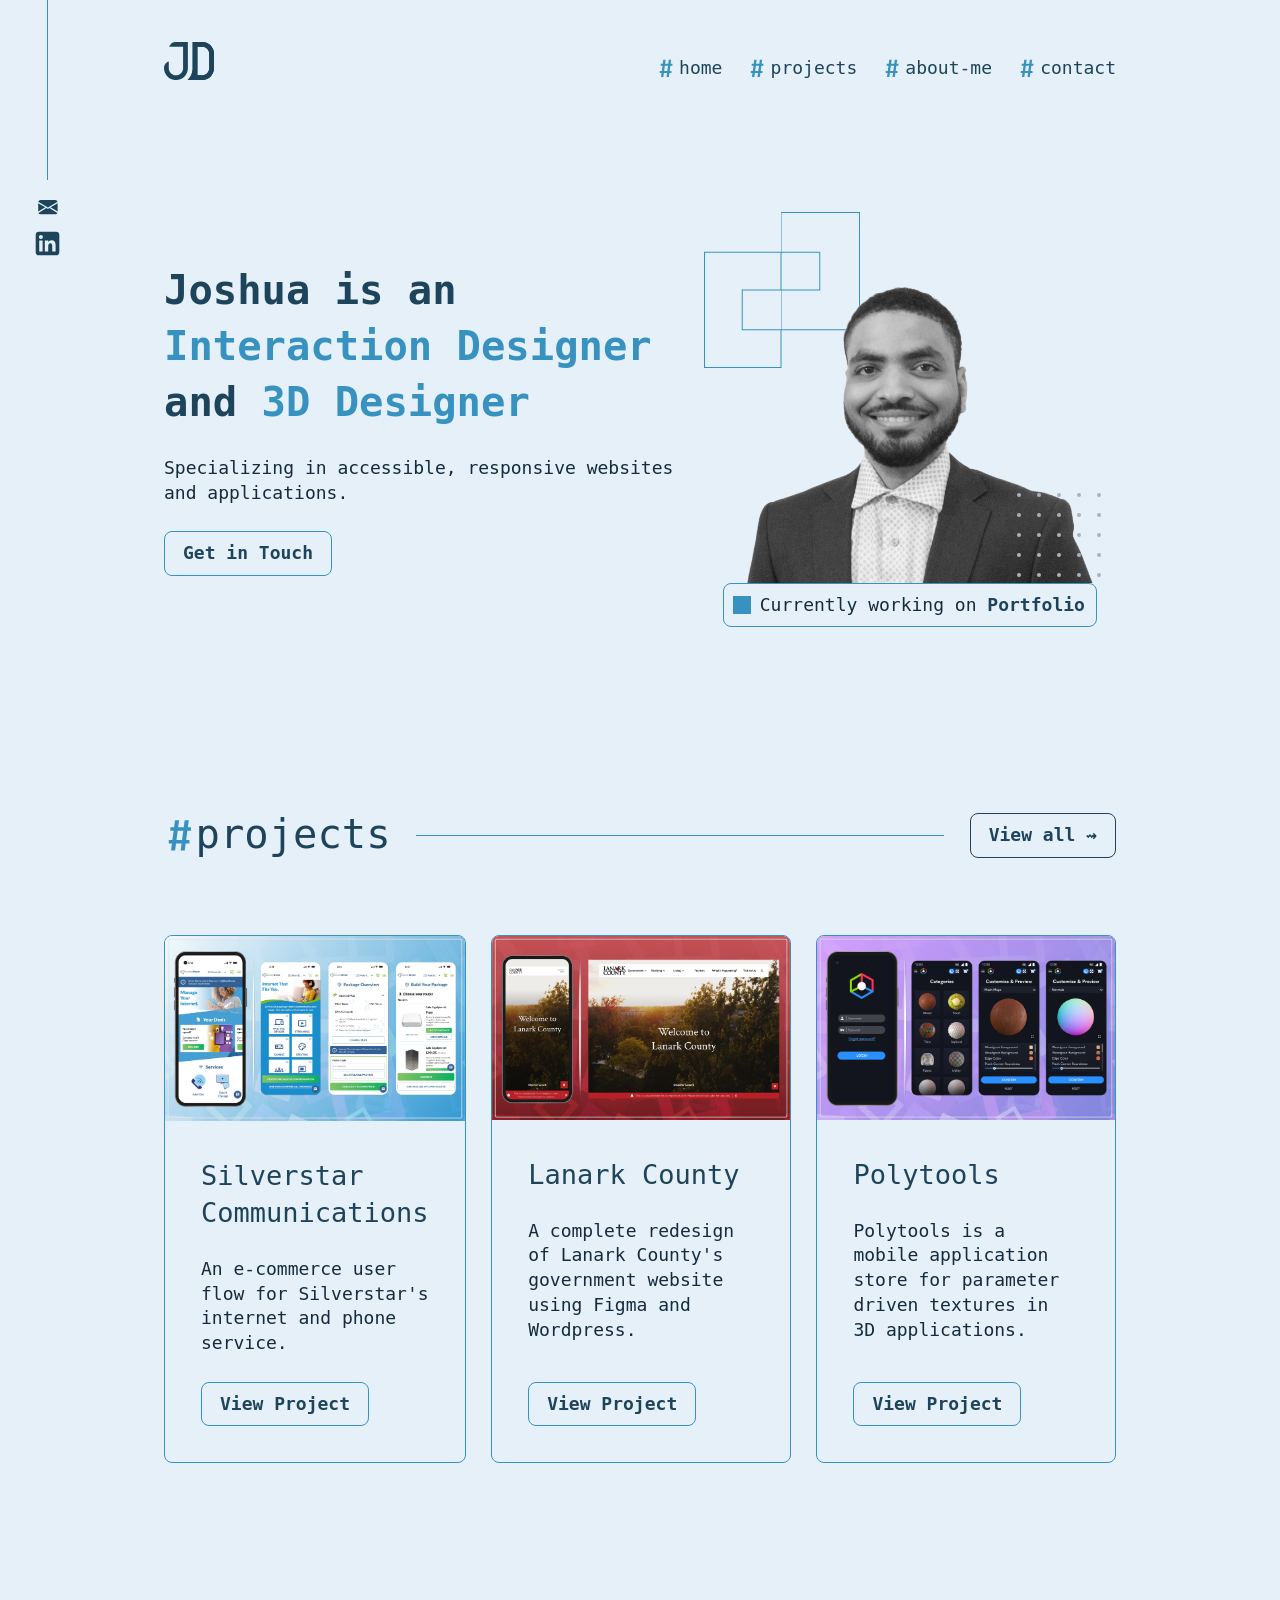
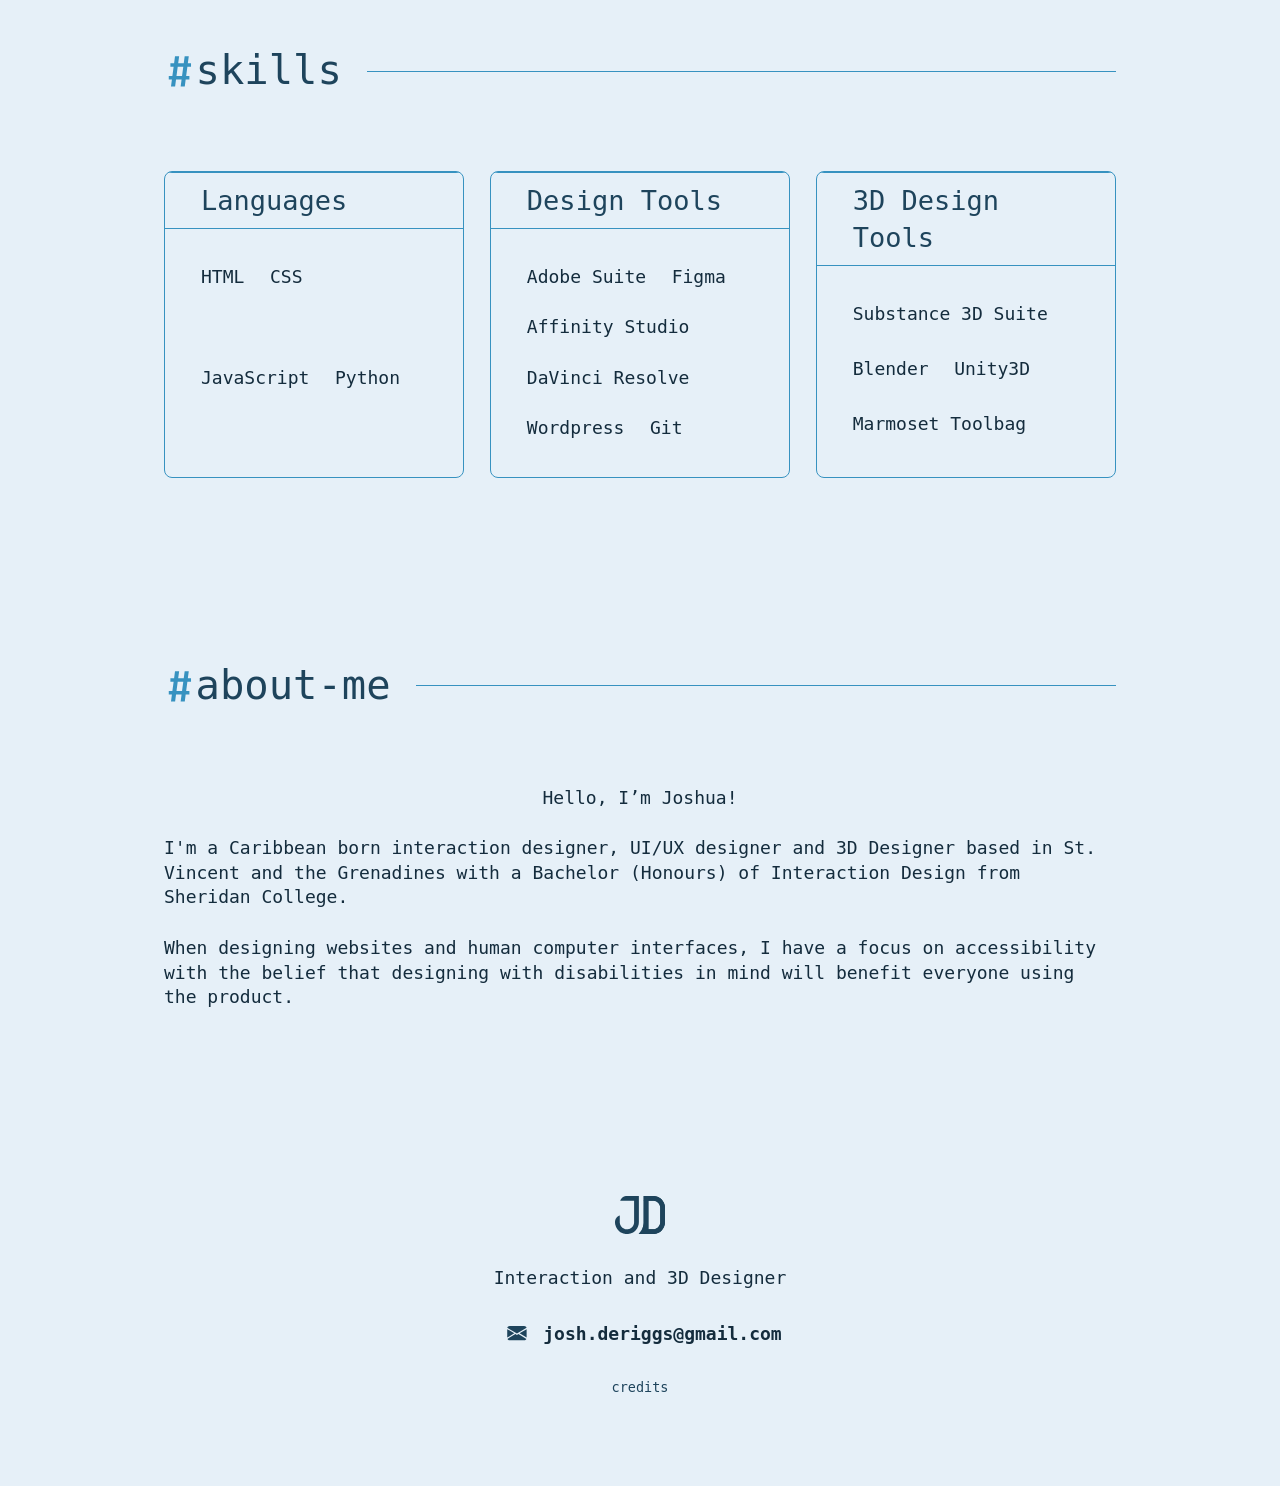
<file: index.html>
<!doctype html>
<html
  lang="en"
  data-ws-project="29639584-5099-4875-854f-e07596762705"
  data-ws-last-published="2026-05-25T19:20:00.568Z"
>
  <head>
    <link
      rel="stylesheet"
      type="text/css"
      href="/assets/static/app_generated_index-6937cd5a.byY-u2m8.css"
    />
    <meta charset="UTF-8" />
    <meta name="viewport" content="width=device-width,initial-scale=1" />
    <link
      rel="preload"
      as="image"
      imagesrcset="/assets/WorkLogo-web_jeY3u6V623JEtZqwNbH44.svg 16w, /assets/WorkLogo-web_jeY3u6V623JEtZqwNbH44.svg 32w, /assets/WorkLogo-web_jeY3u6V623JEtZqwNbH44.svg 48w, /assets/WorkLogo-web_jeY3u6V623JEtZqwNbH44.svg 64w, /assets/WorkLogo-web_jeY3u6V623JEtZqwNbH44.svg 96w, /assets/WorkLogo-web_jeY3u6V623JEtZqwNbH44.svg 128w"
      imagesizes="100vw"
    />
    <link rel="icon" href="/assets/logo_r1qaJQiri6sK3rPyq-Sar.svg" />
    <meta property="og:url" content="https://url/" />
    <meta
      property="og:title"
      content="Joshua is an Interaction Designer and 3D Designer"
    />
    <meta property="og:type" content="website" />
    <meta
      name="description"
      content="Specializing in accessible, responsive websites and applications."
    />
    <meta
      property="og:description"
      content="Specializing in accessible, responsive websites and applications."
    />
    <title>Joshua is an Interaction Designer and 3D Designer</title>
  </head>
  <body id="top" class="w-body">
    <div class="w-box">
      <div
        class="w-box cjqo3r0 c1cvcmzo cmyg2r9 cry9bxc c1lfjoq7 cn6056e c1117wcl c1qyy4dh c1wt8a7g c7vx2dq c1mgacbo c8q0msf c2yw1lo"
      >
        <div class="w-box c1lhka2w chrc3qt crgiqye"></div>
        <div class="w-box cry9bxc c1lfjoq7">
          <a
            aria-label="email"
            class="w-link czt9u4x csru8nn cgrhyqg ccg2arl c1u0w1c2 c1jdbdk1 c13xeq47 cyarius c135vpv5 c1l0vha7 csyy8v5 c1bc2i7x c17r8x7j cw409oe cj9wdjl c1er9g7j c1hh9fvj c1qyy4dh c1wt8a7g cn6056e c1117wcl cz5x2lt c1mcu1jn cblpe2z cl60rel czukzo6 ckqth2g c4j0o1n c44vfqt c1e8zdxj c1xs0wst c7s1hdt c1b7r3cd c8ksia9 cnqrsxi"
            href="#"
            ><div
              class="w-box c19acjow c1g1x4wk c1642u22 c1e9wxra c422x95 c1kectvc c18nx7en c13zjl4p cfcozna"
            >
              <div class="w-html-embed">
                <svg
                  width="100%"
                  height="100%"
                  viewBox="0 0 32 32"
                  fill="none"
                  xmlns="http://www.w3.org/2000/svg"
                >
                  <path
                    d="M5.07187 9.20292C5.2168 8.57709 5.57307 8.01832 6.08232 7.6181C6.59158 7.21789 7.22365 6.99996 7.875 7H25.125C25.7764 6.99996 26.4084 7.21789 26.9177 7.6181C27.4269 8.01832 27.7832 8.57709 27.9281 9.20292L16.5 16.0865L5.07187 9.20292ZM5 10.8207V20.8847L13.3418 15.8442L5 10.8207ZM14.7189 16.6758L5.27456 22.3807C5.50791 22.8657 5.87619 23.2753 6.33656 23.5619C6.79693 23.8486 7.33044 24.0005 7.875 24H25.125C25.6695 24.0001 26.2028 23.8479 26.6629 23.561C27.123 23.274 27.491 22.8643 27.724 22.3793L18.2796 16.6744L16.5 17.7468L14.7189 16.6744V16.6758ZM19.6582 15.8457L28 20.8847V10.8207L19.6582 15.8442V15.8457Z"
                    fill="currentColor"
                  ></path>
                </svg>
              </div></div></a
          ><a
            aria-label="linkedin"
            class="w-link czt9u4x csru8nn cgrhyqg ccg2arl c1u0w1c2 c1jdbdk1 c13xeq47 cyarius c135vpv5 c1l0vha7 csyy8v5 c1bc2i7x c17r8x7j cw409oe cj9wdjl c1er9g7j c1hh9fvj c1qyy4dh c1wt8a7g cn6056e c1117wcl cz5x2lt c1mcu1jn cblpe2z cl60rel czukzo6 ckqth2g c4j0o1n c44vfqt c1e8zdxj c1xs0wst c7s1hdt c1b7r3cd c8ksia9 cnqrsxi"
            href="#"
            ><div
              class="w-box c19acjow c1g1x4wk c1642u22 c1e9wxra c422x95 c1kectvc c18nx7en c13zjl4p cfcozna"
            >
              <div class="w-html-embed">
                <svg
                  xmlns="http://www.w3.org/2000/svg"
                  width="100%"
                  height="100%"
                  viewBox="0 0 16 16"
                >
                  <path
                    fill="currentColor"
                    fill-rule="evenodd"
                    d="M3 1a2 2 0 0 0-2 2v10a2 2 0 0 0 2 2h10a2 2 0 0 0 2-2V3a2 2 0 0 0-2-2H3Zm1.102 4.297a1.195 1.195 0 1 0 0-2.39a1.195 1.195 0 0 0 0 2.39Zm1 7.516V6.234h-2v6.579h2ZM6.43 6.234h2v.881c.295-.462.943-1.084 2.148-1.084c1.438 0 2.219.953 2.219 2.766c0 .087.008.484.008.484v3.531h-2v-3.53c0-.485-.102-1.438-1.18-1.438c-1.079 0-1.17 1.198-1.195 1.982v2.986h-2V6.234Z"
                    clip-rule="evenodd"
                  ></path>
                </svg>
              </div></div
          ></a>
        </div>
      </div>
      <div style="display: contents">
        <div style="display: contents">
          <div class="w-html-embed">
            <style>
              /* So we don't need to add a token to every paragraph to remove margin. */
              p {
                margin: 0;
              }

              * {
                /* Make links scroll to their sections smoothly. */
                scroll-behavior: smooth;
              }

              /* Nav Trigger show active when submenu is open. */
              nav button[data-state="open"] {
                --navigation-menu-trigger-icon-transform: 180deg;
                color: var(--foreground-muted);
              }
            </style>
          </div>
        </div>
      </div>
      <header
        class="w-box c1357293 c9jnjeu czr2pxy c155uc7w cry9bxc c1lxiyww c1778y6x c18v2pa2 c1s46o9r cdczzub c15hexcm c1mpedrw c1rstvfo c1nd8hlk"
      >
        <div style="display: contents">
          <div style="display: contents">
            <a
              aria-label="Home"
              href="/"
              class="w-link chbermr cld4m44 cgrhyqg ccg2arl c1u0w1c2 c1jdbdk1 c13xeq47 c1m1praz c135vpv5 c1l0vha7 csyy8v5 c1bc2i7x c17r8x7j cw409oe cj9wdjl c1er9g7j c1hh9fvj cl60rel czukzo6 c1223h70 c4j0o1n c15li9yt c1x1ucwy csba0v1 c7rxj2g c8ksia9 cnqrsxi"
              ><img
                alt=""
                width="50"
                height="50"
                src="/assets/WorkLogo-web_jeY3u6V623JEtZqwNbH44.svg"
                class="w-image"
                sizes="100vw"
                srcset="
                  /assets/WorkLogo-web_jeY3u6V623JEtZqwNbH44.svg  16w,
                  /assets/WorkLogo-web_jeY3u6V623JEtZqwNbH44.svg  32w,
                  /assets/WorkLogo-web_jeY3u6V623JEtZqwNbH44.svg  48w,
                  /assets/WorkLogo-web_jeY3u6V623JEtZqwNbH44.svg  64w,
                  /assets/WorkLogo-web_jeY3u6V623JEtZqwNbH44.svg  96w,
                  /assets/WorkLogo-web_jeY3u6V623JEtZqwNbH44.svg 128w
                "
                decoding="async"
                loading="eager"
            /></a>
          </div>
        </div>
        <nav
          aria-label="main"
          class="w-box cry9bxc c1qyy4dh c1t3frhm c1fhkm63 clv8gve c1rstvfo c10x096o c174sw29 c1976n4o cc3dq2t"
        >
          <div style="display: contents">
            <div style="display: contents">
              <ul
                class="w-list c34dwh1 c1y6imu0 c1cn3fw9 cry9bxc c1z0l37u c1ml0hr7 c174sw29 c1rstvfo c10x096o"
              >
                <li class="w-list-item">
                  <a
                    href="/#top"
                    class="w-link c12y6bqh csru8nn cgrhyqg ccg2arl c1u0w1c2 c1jdbdk1 c13xeq47 cyarius c135vpv5 c1l0vha7 csyy8v5 c1bc2i7x c17r8x7j cw409oe cj9wdjl c1er9g7j c1hh9fvj ch11gwv c3d5uvm c4nlx42 c1qyy4dh ct02u4h c1e7helk c181tpuq cl60rel czukzo6 c1223h70 c4j0o1n c15li9yt c1x1ucwy csba0v1 c7rxj2g c8ksia9 cnqrsxi c12mjb61"
                    ><div
                      class="w-html-embed csru8nn ch2prsz cg4iiql c1qyy4dh ct02u4h cpp0nin"
                    >
                      <svg
                        width="100%"
                        height="100%"
                        viewBox="0 0 17 23"
                        fill="none"
                        xmlns="http://www.w3.org/2000/svg"
                      >
                        <path
                          d="M14.072 8.52L13.176 15.32H15.544V17.88H12.824L12.168 23H9.16L9.832 17.88H5.784L5.112 23H2.104L2.776 17.88H0.488V15.32H3.112L4.04 8.52H1.672V5.944H4.376L5.032 0.919998H8.056L7.352 5.944H11.416L12.088 0.919998H15.096L14.408 5.944H16.728V8.52H14.072ZM6.12 15.32H10.168L11.08 8.52H7.016L6.12 15.32Z"
                          fill="currentColor"
                        ></path>
                      </svg>
                    </div>
                    <span class="w-text">Home</span></a
                  >
                </li>
                <li class="w-list-item">
                  <a
                    href="/#projects"
                    class="w-link c12y6bqh csru8nn cgrhyqg ccg2arl c1u0w1c2 c1jdbdk1 c13xeq47 cyarius c135vpv5 c1l0vha7 csyy8v5 c1bc2i7x c17r8x7j cw409oe cj9wdjl c1er9g7j c1hh9fvj ch11gwv c3d5uvm c4nlx42 c1qyy4dh ct02u4h c1e7helk c181tpuq cl60rel czukzo6 c1223h70 c4j0o1n c15li9yt c1x1ucwy csba0v1 c7rxj2g c8ksia9 cnqrsxi c12mjb61"
                    ><div
                      class="w-html-embed csru8nn ch2prsz cg4iiql c1qyy4dh ct02u4h cpp0nin"
                    >
                      <svg
                        width="100%"
                        height="100%"
                        viewBox="0 0 17 23"
                        fill="none"
                        xmlns="http://www.w3.org/2000/svg"
                      >
                        <path
                          d="M14.072 8.52L13.176 15.32H15.544V17.88H12.824L12.168 23H9.16L9.832 17.88H5.784L5.112 23H2.104L2.776 17.88H0.488V15.32H3.112L4.04 8.52H1.672V5.944H4.376L5.032 0.919998H8.056L7.352 5.944H11.416L12.088 0.919998H15.096L14.408 5.944H16.728V8.52H14.072ZM6.12 15.32H10.168L11.08 8.52H7.016L6.12 15.32Z"
                          fill="currentColor"
                        ></path>
                      </svg>
                    </div>
                    <span class="w-text">Projects</span></a
                  >
                </li>
                <li class="w-list-item">
                  <a
                    href="/#aboutme"
                    class="w-link c12y6bqh csru8nn cgrhyqg ccg2arl c1u0w1c2 c1jdbdk1 c13xeq47 cyarius c135vpv5 c1l0vha7 csyy8v5 c1bc2i7x c17r8x7j cw409oe cj9wdjl c1er9g7j c1hh9fvj ch11gwv c3d5uvm c4nlx42 c1qyy4dh ct02u4h c1e7helk c181tpuq cl60rel czukzo6 c1223h70 c4j0o1n c15li9yt c1x1ucwy csba0v1 c7rxj2g c8ksia9 cnqrsxi c12mjb61"
                    ><div
                      class="w-html-embed csru8nn ch2prsz cg4iiql c1qyy4dh ct02u4h cpp0nin"
                    >
                      <svg
                        width="100%"
                        height="100%"
                        viewBox="0 0 17 23"
                        fill="none"
                        xmlns="http://www.w3.org/2000/svg"
                      >
                        <path
                          d="M14.072 8.52L13.176 15.32H15.544V17.88H12.824L12.168 23H9.16L9.832 17.88H5.784L5.112 23H2.104L2.776 17.88H0.488V15.32H3.112L4.04 8.52H1.672V5.944H4.376L5.032 0.919998H8.056L7.352 5.944H11.416L12.088 0.919998H15.096L14.408 5.944H16.728V8.52H14.072ZM6.12 15.32H10.168L11.08 8.52H7.016L6.12 15.32Z"
                          fill="currentColor"
                        ></path>
                      </svg>
                    </div>
                    <span class="w-text">About-me</span></a
                  >
                </li>
                <li class="w-list-item">
                  <a
                    href="mailto:josh.deriggs@gmail.com?subject=Mail+from+Website"
                    class="w-link c12y6bqh csru8nn cgrhyqg ccg2arl c1u0w1c2 c1jdbdk1 c13xeq47 cyarius c135vpv5 c1l0vha7 csyy8v5 c1bc2i7x c17r8x7j cw409oe cj9wdjl c1er9g7j c1hh9fvj ch11gwv c3d5uvm c4nlx42 c1qyy4dh ct02u4h c1e7helk c181tpuq cl60rel czukzo6 c1223h70 c4j0o1n c15li9yt c1x1ucwy csba0v1 c7rxj2g c8ksia9 cnqrsxi c12mjb61"
                    ><div
                      class="w-html-embed csru8nn ch2prsz cg4iiql c1qyy4dh ct02u4h cpp0nin"
                    >
                      <svg
                        width="100%"
                        height="100%"
                        viewBox="0 0 17 23"
                        fill="none"
                        xmlns="http://www.w3.org/2000/svg"
                      >
                        <path
                          d="M14.072 8.52L13.176 15.32H15.544V17.88H12.824L12.168 23H9.16L9.832 17.88H5.784L5.112 23H2.104L2.776 17.88H0.488V15.32H3.112L4.04 8.52H1.672V5.944H4.376L5.032 0.919998H8.056L7.352 5.944H11.416L12.088 0.919998H15.096L14.408 5.944H16.728V8.52H14.072ZM6.12 15.32H10.168L11.08 8.52H7.016L6.12 15.32Z"
                          fill="currentColor"
                        ></path>
                      </svg>
                    </div>
                    <span class="w-text">Contact</span></a
                  >
                </li>
              </ul>
            </div>
          </div>
        </nav>
        <div class="w-box cwvpjlf cf4s3xc">
          <button
            type="button"
            aria-label="Open mobile menu"
            class="w-button c12y6bqh c1e7helk c13b531o c1my01bv c14z1eqr c1ktl1y1 c135vpv5 csru8nn c1qyy4dh ct02u4h c1md20bl c1e892th c1qom380 c1cb3y4c c1nwyims ci4ohfa c1dns89f cwc6hbl c11r52nx cr8yqfm c1ufwdzl c5blvcv cml0h3f c19mhsau cl60rel czukzo6 c8ksia9 cnqrsxi c8g2o8g c1mk6p8z c117up93 cngthtj cv7lanz c1oxjrsz csud216 c1xiy5b1 cq7d8me c1ycnvnd"
            aria-haspopup="dialog"
            aria-expanded="false"
            aria-controls="radix-:Rdm:"
            data-state="closed"
          >
            <div class="w-html-embed">
              <svg
                xmlns="http://www.w3.org/2000/svg"
                viewBox="0 0 22 22"
                fill="currentColor"
                width="100%"
                height="100%"
                style="display: block"
              >
                <path
                  fill-rule="evenodd"
                  d="M2 5.998a.75.75 0 0 1 .75-.75h16.5a.75.75 0 0 1 0 1.5H2.75a.75.75 0 0 1-.75-.75Zm0 5.5a.75.75 0 0 1 .75-.75h16.5a.75.75 0 0 1 0 1.5H2.75a.75.75 0 0 1-.75-.75Zm0 5.5a.75.75 0 0 1 .75-.75h16.5a.75.75 0 0 1 0 1.5H2.75a.75.75 0 0 1-.75-.75Z"
                  clip-rule="evenodd"
                />
              </svg>
            </div>
          </button>
        </div>
      </header>
      <main class="w-box">
        <section class="w-box cna0hdz c1mzb2kd">
          <div
            class="w-box c1357293 c9jnjeu czr2pxy c155uc7w cry9bxc c1lfjoq7 c1778y6x c1wt8a7g c1s46o9r cdczzub c1fd0kk1 c11gzs80"
          >
            <div
              class="w-box copqmak c10zkoym ct8c5y2 c13e4sot co2qwzx c1qyy4dh cx6c9kw c174sw29 c1i9o1yp"
            >
              <div
                class="w-box cry9bxc c1lfjoq7 c10zkoym ct8c5y2 c16xs6ny c1wt8a7g"
              >
                <h1
                  data-ani="slide-down"
                  class="w-heading c1cb3y4c c32myit cwrra4i cizucda c11nr3ex c1dhz37v"
                >
                  <span id="h1" class="w-element c12y6bqh">Joshua is an </span
                  ><span id="h1" class="w-element cpp0nin"
                    >Interaction Designer </span
                  ><span id="h1" class="w-element c12y6bqh">and </span
                  ><span id="h1" class="w-element cpp0nin">3D Designer</span>
                </h1>
                <div
                  class="w-box cry9bxc c1lfjoq7 c10zkoym ct8c5y2 c16xs6ny c1wt8a7g"
                >
                  <p data-ani="zoom" class="w-paragraph">
                    Specializing in accessible, responsive websites and
                    applications.
                  </p>
                  <a
                    data-ani="slide-up"
                    href="mailto:josh.deriggs@gmail.com?subject=Mail+from+Website"
                    class="w-link c12y6bqh c1e7helk c13b531o c1my01bv c14z1eqr c1ktl1y1 c135vpv5 csru8nn c1qyy4dh ct02u4h c1md20bl c1e892th c1qom380 c1cb3y4c c1nwyims ci4ohfa c1dns89f cwc6hbl c11r52nx cr8yqfm c1ufwdzl c5blvcv cml0h3f c19mhsau cl60rel czukzo6 c8ksia9 cnqrsxi c8g2o8g c1mk6p8z"
                    >Get in Touch</a
                  >
                </div>
              </div>
              <div
                class="w-box cavd3zn ckrjftf c1u8rwg4 c1x96dig c1imdi06 c1qyy4dh ct02u4h c1lfjoq7 cry9bxc ccehe04 cg4s4w1 c2s46kz c15vr7fm cfepjmr"
              >
                <img
                  alt=""
                  width="2500"
                  height="2500"
                  src="/assets/IMG_0540-2_3lryJ2J4fHgHbUUYg3BsD.png"
                  data-ani="slide-down"
                  class="w-image cavd3zn c8q0msf c22dtjb"
                  sizes="100vw"
                  srcset="
                    /assets/IMG_0540-2_3lryJ2J4fHgHbUUYg3BsD.png   16w,
                    /assets/IMG_0540-2_3lryJ2J4fHgHbUUYg3BsD.png   32w,
                    /assets/IMG_0540-2_3lryJ2J4fHgHbUUYg3BsD.png   48w,
                    /assets/IMG_0540-2_3lryJ2J4fHgHbUUYg3BsD.png   64w,
                    /assets/IMG_0540-2_3lryJ2J4fHgHbUUYg3BsD.png   96w,
                    /assets/IMG_0540-2_3lryJ2J4fHgHbUUYg3BsD.png  128w,
                    /assets/IMG_0540-2_3lryJ2J4fHgHbUUYg3BsD.png  256w,
                    /assets/IMG_0540-2_3lryJ2J4fHgHbUUYg3BsD.png  384w,
                    /assets/IMG_0540-2_3lryJ2J4fHgHbUUYg3BsD.png  640w,
                    /assets/IMG_0540-2_3lryJ2J4fHgHbUUYg3BsD.png  750w,
                    /assets/IMG_0540-2_3lryJ2J4fHgHbUUYg3BsD.png  828w,
                    /assets/IMG_0540-2_3lryJ2J4fHgHbUUYg3BsD.png 1080w,
                    /assets/IMG_0540-2_3lryJ2J4fHgHbUUYg3BsD.png 1200w,
                    /assets/IMG_0540-2_3lryJ2J4fHgHbUUYg3BsD.png 1920w,
                    /assets/IMG_0540-2_3lryJ2J4fHgHbUUYg3BsD.png 2048w,
                    /assets/IMG_0540-2_3lryJ2J4fHgHbUUYg3BsD.png 3840w
                  "
                  decoding="async"
                  loading="lazy"
                /><img
                  alt='""'
                  width="84"
                  height="84"
                  src="/assets/Dots_9Z8gpsBa25XO2AIvUoaPh.svg"
                  data-ani="zoom"
                  class="w-image cozmpce cif9qgo c19r0we0 ci4ohfa cxm7fti cwc6hbl c11r52nx cdwd3jx c1turpj7 cvqjtds c8q0msf"
                  sizes="100vw"
                  srcset="
                    /assets/Dots_9Z8gpsBa25XO2AIvUoaPh.svg  16w,
                    /assets/Dots_9Z8gpsBa25XO2AIvUoaPh.svg  32w,
                    /assets/Dots_9Z8gpsBa25XO2AIvUoaPh.svg  48w,
                    /assets/Dots_9Z8gpsBa25XO2AIvUoaPh.svg  64w,
                    /assets/Dots_9Z8gpsBa25XO2AIvUoaPh.svg  96w,
                    /assets/Dots_9Z8gpsBa25XO2AIvUoaPh.svg 128w,
                    /assets/Dots_9Z8gpsBa25XO2AIvUoaPh.svg 256w
                  "
                  decoding="async"
                  loading="lazy"
                /><img
                  alt=""
                  width="156"
                  height="156"
                  src="/assets/squares_XMImQdbBVQvB4ZOfXvZxp_cipPJUU4U2pa80NqiMVjq.svg"
                  data-ani="zoom"
                  class="w-image c90c6x5 ck3owmg c19r0we0 ci4ohfa cxm7fti cwc6hbl c11r52nx c1cvcmzo c3xzas1 cdwd3jx"
                  sizes="100vw"
                  srcset="
                    /assets/squares_XMImQdbBVQvB4ZOfXvZxp_cipPJUU4U2pa80NqiMVjq.svg  16w,
                    /assets/squares_XMImQdbBVQvB4ZOfXvZxp_cipPJUU4U2pa80NqiMVjq.svg  32w,
                    /assets/squares_XMImQdbBVQvB4ZOfXvZxp_cipPJUU4U2pa80NqiMVjq.svg  48w,
                    /assets/squares_XMImQdbBVQvB4ZOfXvZxp_cipPJUU4U2pa80NqiMVjq.svg  64w,
                    /assets/squares_XMImQdbBVQvB4ZOfXvZxp_cipPJUU4U2pa80NqiMVjq.svg  96w,
                    /assets/squares_XMImQdbBVQvB4ZOfXvZxp_cipPJUU4U2pa80NqiMVjq.svg 128w,
                    /assets/squares_XMImQdbBVQvB4ZOfXvZxp_cipPJUU4U2pa80NqiMVjq.svg 256w,
                    /assets/squares_XMImQdbBVQvB4ZOfXvZxp_cipPJUU4U2pa80NqiMVjq.svg 384w
                  "
                  decoding="async"
                  loading="lazy"
                />
                <div
                  data-ani="slide-up"
                  class="w-box cry9bxc cn6056e c1117wcl c1qyy4dh c1wt8a7g ceq0fzc cavd3zn c1ns98mi caklgwa cr8yqfm c1ufwdzl c5blvcv cml0h3f c13ldpkq cax3zcx"
                >
                  <div class="w-box c1yqoijb c1ngpayi cz4drm4"></div>
                  <div class="w-text">
                    Currently working on
                    <b class="w-bold-text c12y6bqh">Portfolio</b>
                  </div>
                </div>
              </div>
            </div>
          </div>
        </section>
        <section id="projects" class="w-box cna0hdz c1mzb2kd">
          <div
            class="w-box c1357293 c9jnjeu czr2pxy c155uc7w cry9bxc c1lfjoq7 c1778y6x c1wt8a7g c1s46o9r cdczzub c1fd0kk1 c11gzs80"
          >
            <div
              class="w-box cry9bxc c1lxiyww ct8c5y2 c10zkoym c1qyy4dh c1wt8a7g czr2pxy c1e2b3ev"
            >
              <h2
                class="w-heading c1dxq9cf cy1haag c32myit cwrra4i c12y6bqh c74kosi c1qom380 cry9bxc c1qyy4dh c1wt8a7g c181tpuq c1ns98mi cavd3zn c8q0msf c5m8ase clv8gve c1dhz37v"
              >
                <div
                  class="w-html-embed cpp0nin csru8nn chfywbe cggknj7 c12sm2j2"
                >
                  <svg
                    width="100%"
                    height="100%"
                    viewBox="0 0 17 23"
                    fill="none"
                    xmlns="http://www.w3.org/2000/svg"
                  >
                    <path
                      d="M14.072 8.52L13.176 15.32H15.544V17.88H12.824L12.168 23H9.16L9.832 17.88H5.784L5.112 23H2.104L2.776 17.88H0.488V15.32H3.112L4.04 8.52H1.672V5.944H4.376L5.032 0.919998H8.056L7.352 5.944H11.416L12.088 0.919998H15.096L14.408 5.944H16.728V8.52H14.072ZM6.12 15.32H10.168L11.08 8.52H7.016L6.12 15.32Z"
                      fill="currentColor"
                    ></path>
                  </svg>
                </div>
                <span class="w-text">Projects</span>
              </h2>
              <div style="display: contents">
                <div style="display: contents">
                  <hr
                    data-ani="slide-right"
                    class="w-separator cx27rqy czr2pxy c32myit cwrra4i"
                  />
                </div>
              </div>
              <a
                href="/projects"
                class="w-link c15dw1qs c1e7helk c13b531o c1my01bv c14z1eqr c1ktl1y1 c135vpv5 csru8nn c1qyy4dh ct02u4h c1md20bl c1e892th c1qom380 c1cb3y4c c1nwyims ci4ohfa c1dns89f cwc6hbl c11r52nx cr8yqfm c1ufwdzl c5blvcv cml0h3f c5m8ase clv8gve ckz5c6u cl60rel czukzo6 c8ksia9 cnqrsxi c8g2o8g c1mk6p8z"
                >View all ⇝</a
              >
            </div>
            <div
              data-ani-children="true"
              data-ani="slide-up"
              class="w-box copqmak c10zkoym ct8c5y2 cejtdrx co2qwzx c1vrexag cx6c9kw c174sw29"
            >
              <div
                class="w-box cry9bxc c1lfjoq7 c1wt8a7g c1af7urd cr8yqfm c1ufwdzl c5blvcv cml0h3f crsj15 c196h8ml cd8sgzj"
              >
                <div class="w-box">
                  <img
                    alt=""
                    width="1773"
                    height="1094"
                    src="/assets/silverstar-thumbnail_QH3iGF-VPIj0ajUdItMte.webp"
                    class="w-image c1bj63r5 cdtylqg chmjof8 c1gxuxwl"
                    sizes="100vw"
                    srcset="
                      /assets/silverstar-thumbnail_QH3iGF-VPIj0ajUdItMte.webp   16w,
                      /assets/silverstar-thumbnail_QH3iGF-VPIj0ajUdItMte.webp   32w,
                      /assets/silverstar-thumbnail_QH3iGF-VPIj0ajUdItMte.webp   48w,
                      /assets/silverstar-thumbnail_QH3iGF-VPIj0ajUdItMte.webp   64w,
                      /assets/silverstar-thumbnail_QH3iGF-VPIj0ajUdItMte.webp   96w,
                      /assets/silverstar-thumbnail_QH3iGF-VPIj0ajUdItMte.webp  128w,
                      /assets/silverstar-thumbnail_QH3iGF-VPIj0ajUdItMte.webp  256w,
                      /assets/silverstar-thumbnail_QH3iGF-VPIj0ajUdItMte.webp  384w,
                      /assets/silverstar-thumbnail_QH3iGF-VPIj0ajUdItMte.webp  640w,
                      /assets/silverstar-thumbnail_QH3iGF-VPIj0ajUdItMte.webp  750w,
                      /assets/silverstar-thumbnail_QH3iGF-VPIj0ajUdItMte.webp  828w,
                      /assets/silverstar-thumbnail_QH3iGF-VPIj0ajUdItMte.webp 1080w,
                      /assets/silverstar-thumbnail_QH3iGF-VPIj0ajUdItMte.webp 1200w,
                      /assets/silverstar-thumbnail_QH3iGF-VPIj0ajUdItMte.webp 1920w,
                      /assets/silverstar-thumbnail_QH3iGF-VPIj0ajUdItMte.webp 2048w,
                      /assets/silverstar-thumbnail_QH3iGF-VPIj0ajUdItMte.webp 3840w
                    "
                    decoding="async"
                    loading="lazy"
                  />
                </div>
                <div
                  class="w-box cry9bxc c1lfjoq7 c1z0l37u c1ml0hr7 c16xs6ny c1wt8a7g c1fhkm63 clv8gve c14nqedw"
                >
                  <h3
                    class="w-heading cuoke4w cy1haag c32myit cwrra4i c12y6bqh"
                  >
                    Silverstar Communications
                  </h3>
                  <p class="w-paragraph c1fhkm63 clv8gve c1mcu1jn">
                    An e-commerce user flow for Silverstar&#x27;s internet and
                    phone service.
                  </p>
                  <a
                    href="/projects/silver-star"
                    class="w-link c12y6bqh c1e7helk c13b531o c1my01bv c14z1eqr c1ktl1y1 c135vpv5 csru8nn c1qyy4dh ct02u4h c1md20bl c1e892th c1qom380 c1cb3y4c c1nwyims ci4ohfa c1dns89f cwc6hbl c11r52nx cr8yqfm c1ufwdzl c5blvcv cml0h3f c19mhsau cl60rel czukzo6 c8ksia9 cnqrsxi c8g2o8g c1mk6p8z"
                    >View Project</a
                  >
                </div>
              </div>
              <div
                class="w-box cry9bxc c1lfjoq7 c1wt8a7g c1af7urd cr8yqfm c1ufwdzl c5blvcv cml0h3f crsj15 c196h8ml cd8sgzj"
              >
                <div class="w-box">
                  <img
                    alt=""
                    width="1773"
                    height="1094"
                    src="/assets/lanark-thumbnail_ASXtvWyWT9dx86H0LechX.webp"
                    class="w-image c1bj63r5 cdtylqg chmjof8 c1gxuxwl"
                    sizes="100vw"
                    srcset="
                      /assets/lanark-thumbnail_ASXtvWyWT9dx86H0LechX.webp   16w,
                      /assets/lanark-thumbnail_ASXtvWyWT9dx86H0LechX.webp   32w,
                      /assets/lanark-thumbnail_ASXtvWyWT9dx86H0LechX.webp   48w,
                      /assets/lanark-thumbnail_ASXtvWyWT9dx86H0LechX.webp   64w,
                      /assets/lanark-thumbnail_ASXtvWyWT9dx86H0LechX.webp   96w,
                      /assets/lanark-thumbnail_ASXtvWyWT9dx86H0LechX.webp  128w,
                      /assets/lanark-thumbnail_ASXtvWyWT9dx86H0LechX.webp  256w,
                      /assets/lanark-thumbnail_ASXtvWyWT9dx86H0LechX.webp  384w,
                      /assets/lanark-thumbnail_ASXtvWyWT9dx86H0LechX.webp  640w,
                      /assets/lanark-thumbnail_ASXtvWyWT9dx86H0LechX.webp  750w,
                      /assets/lanark-thumbnail_ASXtvWyWT9dx86H0LechX.webp  828w,
                      /assets/lanark-thumbnail_ASXtvWyWT9dx86H0LechX.webp 1080w,
                      /assets/lanark-thumbnail_ASXtvWyWT9dx86H0LechX.webp 1200w,
                      /assets/lanark-thumbnail_ASXtvWyWT9dx86H0LechX.webp 1920w,
                      /assets/lanark-thumbnail_ASXtvWyWT9dx86H0LechX.webp 2048w,
                      /assets/lanark-thumbnail_ASXtvWyWT9dx86H0LechX.webp 3840w
                    "
                    decoding="async"
                    loading="lazy"
                  />
                </div>
                <div
                  class="w-box cry9bxc c1lfjoq7 c1z0l37u c1ml0hr7 c16xs6ny c1wt8a7g c1fhkm63 clv8gve c14nqedw"
                >
                  <h3
                    class="w-heading cuoke4w cy1haag c32myit cwrra4i c12y6bqh"
                  >
                    Lanark County
                  </h3>
                  <p class="w-paragraph c1mcu1jn c1fhkm63 clv8gve">
                    A complete redesign of Lanark County&#x27;s government
                    website using Figma and Wordpress.
                  </p>
                  <a
                    href="/projects/lanark-county"
                    class="w-link c12y6bqh c1e7helk c13b531o c1my01bv c14z1eqr c1ktl1y1 c135vpv5 csru8nn c1qyy4dh ct02u4h c1md20bl c1e892th c1qom380 c1cb3y4c c1nwyims ci4ohfa c1dns89f cwc6hbl c11r52nx cr8yqfm c1ufwdzl c5blvcv cml0h3f c19mhsau cl60rel czukzo6 c8ksia9 cnqrsxi c8g2o8g c1mk6p8z"
                    >View Project</a
                  >
                </div>
              </div>
              <div
                class="w-box cry9bxc c1lfjoq7 c1wt8a7g c1af7urd cr8yqfm c1ufwdzl c5blvcv cml0h3f crsj15 c196h8ml cd8sgzj"
              >
                <div class="w-box">
                  <img
                    alt=""
                    width="1772"
                    height="1094"
                    src="/assets/Polytools_i7ikGhb9q4XttTWgjRfx5.webp"
                    class="w-image c1bj63r5 cdtylqg chmjof8 c1gxuxwl"
                    sizes="100vw"
                    srcset="
                      /assets/Polytools_i7ikGhb9q4XttTWgjRfx5.webp   16w,
                      /assets/Polytools_i7ikGhb9q4XttTWgjRfx5.webp   32w,
                      /assets/Polytools_i7ikGhb9q4XttTWgjRfx5.webp   48w,
                      /assets/Polytools_i7ikGhb9q4XttTWgjRfx5.webp   64w,
                      /assets/Polytools_i7ikGhb9q4XttTWgjRfx5.webp   96w,
                      /assets/Polytools_i7ikGhb9q4XttTWgjRfx5.webp  128w,
                      /assets/Polytools_i7ikGhb9q4XttTWgjRfx5.webp  256w,
                      /assets/Polytools_i7ikGhb9q4XttTWgjRfx5.webp  384w,
                      /assets/Polytools_i7ikGhb9q4XttTWgjRfx5.webp  640w,
                      /assets/Polytools_i7ikGhb9q4XttTWgjRfx5.webp  750w,
                      /assets/Polytools_i7ikGhb9q4XttTWgjRfx5.webp  828w,
                      /assets/Polytools_i7ikGhb9q4XttTWgjRfx5.webp 1080w,
                      /assets/Polytools_i7ikGhb9q4XttTWgjRfx5.webp 1200w,
                      /assets/Polytools_i7ikGhb9q4XttTWgjRfx5.webp 1920w,
                      /assets/Polytools_i7ikGhb9q4XttTWgjRfx5.webp 2048w,
                      /assets/Polytools_i7ikGhb9q4XttTWgjRfx5.webp 3840w
                    "
                    decoding="async"
                    loading="lazy"
                  />
                </div>
                <div
                  class="w-box cry9bxc c1lfjoq7 c1z0l37u c1ml0hr7 c16xs6ny c1wt8a7g c1fhkm63 clv8gve c14nqedw"
                >
                  <h3
                    class="w-heading cuoke4w cy1haag c32myit cwrra4i c12y6bqh"
                  >
                    Polytools
                  </h3>
                  <p class="w-paragraph c1fhkm63 clv8gve">
                    Polytools is a mobile application store for parameter driven
                    textures in 3D applications.
                  </p>
                  <a
                    href="/projects/polytools"
                    class="w-link c12y6bqh c1e7helk c13b531o c1my01bv c14z1eqr c1ktl1y1 c135vpv5 csru8nn c1qyy4dh ct02u4h c1md20bl c1e892th c1qom380 c1cb3y4c c1nwyims ci4ohfa c1dns89f cwc6hbl c11r52nx cr8yqfm c1ufwdzl c5blvcv cml0h3f c19mhsau cl60rel czukzo6 c8ksia9 cnqrsxi c8g2o8g c1mk6p8z"
                    >View Project</a
                  >
                </div>
              </div>
            </div>
          </div>
        </section>
        <section class="w-box cna0hdz c1mzb2kd">
          <div
            class="w-box c1357293 c9jnjeu czr2pxy c155uc7w cry9bxc c1lfjoq7 c1778y6x c1wt8a7g c1s46o9r cdczzub c1fd0kk1 c11gzs80"
          >
            <div
              class="w-box cry9bxc c1lxiyww ct8c5y2 c10zkoym c1qyy4dh c1wt8a7g czr2pxy c1e2b3ev"
            >
              <h2
                class="w-heading c1dxq9cf cy1haag c32myit cwrra4i c12y6bqh c74kosi c1qom380 cry9bxc c1qyy4dh c1wt8a7g c181tpuq c1ns98mi cavd3zn c8q0msf c5m8ase clv8gve c1dhz37v"
              >
                <div
                  class="w-html-embed cpp0nin csru8nn chfywbe cggknj7 c12sm2j2"
                >
                  <svg
                    width="100%"
                    height="100%"
                    viewBox="0 0 17 23"
                    fill="none"
                    xmlns="http://www.w3.org/2000/svg"
                  >
                    <path
                      d="M14.072 8.52L13.176 15.32H15.544V17.88H12.824L12.168 23H9.16L9.832 17.88H5.784L5.112 23H2.104L2.776 17.88H0.488V15.32H3.112L4.04 8.52H1.672V5.944H4.376L5.032 0.919998H8.056L7.352 5.944H11.416L12.088 0.919998H15.096L14.408 5.944H16.728V8.52H14.072ZM6.12 15.32H10.168L11.08 8.52H7.016L6.12 15.32Z"
                      fill="currentColor"
                    ></path>
                  </svg>
                </div>
                <span class="w-text">Skills</span>
              </h2>
              <div style="display: contents">
                <div style="display: contents">
                  <hr
                    data-ani="slide-right"
                    class="w-separator cx27rqy czr2pxy c32myit cwrra4i"
                  />
                </div>
              </div>
            </div>
            <div
              class="w-box cry9bxc c10zkoym ct8c5y2 cevxs5e co2qwzx c1vrexag c5m8ase cqeb86t cx6c9kw c174sw29 c1w07k0c"
            >
              <div
                data-ani-children="true"
                data-ani="slide-up"
                class="w-box copqmak c10zkoym ct8c5y2 cejtdrx co2qwzx c1vrexag cmn85xq cmwjc3 c18v2pa2 c5m8ase cqeb86t cx6c9kw c174sw29"
              >
                <div
                  class="w-box cry9bxc c1lfjoq7 c1wt8a7g c1af7urd cr8yqfm c1ufwdzl c5blvcv cml0h3f crsj15 c196h8ml cd8sgzj"
                >
                  <div
                    class="w-box cry9bxc c1lxiyww c16xs6ny c1wt8a7g cn6056e c1117wcl c13b531o c1my01bv c1myzjic ckmmjuv c15cml01 c1gut7ra cvyaqlm c1wn9gbn ckhl5v6 c1r0k2af cvhtpz1 c1lf9chy c1opw0ra"
                  >
                    <h3
                      class="w-heading cuoke4w cy1haag c32myit cwrra4i c12y6bqh"
                    >
                      Languages
                    </h3>
                  </div>
                  <div
                    class="w-box cry9bxc c1lxiyww c1z0l37u c1ml0hr7 c16xs6ny c1wt8a7g c15cml01 c1fhkm63 clv8gve c14nqedw"
                  >
                    <div class="w-text">HTML</div>
                    <div class="w-text">CSS</div>
                    <div class="w-text">JavaScript</div>
                    <p class="w-element">Python</p>
                  </div>
                </div>
                <div
                  class="w-box cry9bxc c1lfjoq7 c1wt8a7g c1af7urd cr8yqfm c1ufwdzl c5blvcv cml0h3f crsj15 c196h8ml cd8sgzj"
                >
                  <div
                    class="w-box cry9bxc c1lxiyww c16xs6ny c1wt8a7g cn6056e c1117wcl c13b531o c1my01bv c1myzjic ckmmjuv c15cml01 c1gut7ra cvyaqlm c1wn9gbn ckhl5v6 c1r0k2af cvhtpz1 c1lf9chy c1opw0ra"
                  >
                    <h3
                      class="w-heading cuoke4w cy1haag c32myit cwrra4i c12y6bqh"
                    >
                      Design Tools
                    </h3>
                  </div>
                  <div
                    class="w-box cry9bxc c1lxiyww c1z0l37u c1ml0hr7 c16xs6ny c1wt8a7g c15cml01 c14nqedw"
                  >
                    <div class="w-text">Adobe Suite</div>
                    <div class="w-text">Figma</div>
                    <div class="w-text">Affinity Studio</div>
                    <div class="w-text">DaVinci Resolve</div>
                    <div class="w-text">Wordpress</div>
                    <div class="w-text">Git</div>
                  </div>
                </div>
                <div
                  class="w-box cry9bxc c1lfjoq7 c1wt8a7g c1af7urd cr8yqfm c1ufwdzl c5blvcv cml0h3f crsj15 c196h8ml cd8sgzj"
                >
                  <div
                    class="w-box cry9bxc c1lxiyww c16xs6ny c1wt8a7g cn6056e c1117wcl c13b531o c1my01bv c1myzjic ckmmjuv c15cml01 c1gut7ra cvyaqlm c1wn9gbn ckhl5v6 c1r0k2af cvhtpz1 c1lf9chy c1opw0ra"
                  >
                    <h3
                      class="w-heading cuoke4w cy1haag c32myit cwrra4i c12y6bqh"
                    >
                      3D Design Tools
                    </h3>
                  </div>
                  <div
                    class="w-box cry9bxc c1lxiyww c1z0l37u c1ml0hr7 c16xs6ny c1wt8a7g c15cml01 c1fhkm63 clv8gve c14nqedw"
                  >
                    <div class="w-text">Substance 3D Suite</div>
                    <div class="w-text">Blender</div>
                    <div class="w-text">Unity3D</div>
                    <div class="w-text">Marmoset Toolbag</div>
                  </div>
                </div>
              </div>
            </div>
          </div>
        </section>
        <section
          id="aboutme"
          class="w-box cna0hdz c1mzb2kd cavd3zn ckrjftf c1u8rwg4 c1x96dig c1imdi06 cg4s4w1 c2s46kz c15vr7fm cfepjmr"
        >
          <div
            class="w-box c1357293 c9jnjeu czr2pxy c155uc7w cry9bxc c1lfjoq7 c1778y6x c1wt8a7g c1s46o9r cdczzub c1fd0kk1 c11gzs80"
          >
            <div
              class="w-box cry9bxc c1lxiyww ct8c5y2 c10zkoym c1qyy4dh c1wt8a7g czr2pxy c1e2b3ev"
            >
              <h2
                class="w-heading c1dxq9cf cy1haag c32myit cwrra4i c12y6bqh c74kosi c1qom380 cry9bxc c1qyy4dh c1wt8a7g c181tpuq c1ns98mi cavd3zn c8q0msf c5m8ase clv8gve c1dhz37v"
              >
                <div
                  class="w-html-embed cpp0nin csru8nn chfywbe cggknj7 c12sm2j2"
                >
                  <svg
                    width="100%"
                    height="100%"
                    viewBox="0 0 17 23"
                    fill="none"
                    xmlns="http://www.w3.org/2000/svg"
                  >
                    <path
                      d="M14.072 8.52L13.176 15.32H15.544V17.88H12.824L12.168 23H9.16L9.832 17.88H5.784L5.112 23H2.104L2.776 17.88H0.488V15.32H3.112L4.04 8.52H1.672V5.944H4.376L5.032 0.919998H8.056L7.352 5.944H11.416L12.088 0.919998H15.096L14.408 5.944H16.728V8.52H14.072ZM6.12 15.32H10.168L11.08 8.52H7.016L6.12 15.32Z"
                      fill="currentColor"
                    ></path>
                  </svg>
                </div>
                <span class="w-text">about-me</span>
              </h2>
              <div style="display: contents">
                <div style="display: contents">
                  <hr
                    data-ani="slide-right"
                    class="w-separator cx27rqy czr2pxy c32myit cwrra4i"
                  />
                </div>
              </div>
            </div>
            <div
              class="w-box cry9bxc c10zkoym ct8c5y2 c9sypx0 co2qwzx c1vrexag c14zrzu7 cx6c9kw c174sw29"
            >
              <div
                data-ani="slide-up"
                class="w-box cry9bxc c1lfjoq7 c10zkoym ct8c5y2 c1qyy4dh c1wt8a7g"
              >
                <p class="w-paragraph">Hello, I’m Joshua!</p>
                <p class="w-paragraph c1fhkm63 clv8gve">
                  I&#x27;m a Caribbean born interaction designer, UI/UX designer
                  and 3D Designer based in St. Vincent and the Grenadines with a
                  Bachelor (Honours) of Interaction Design from Sheridan
                  College.
                </p>
                <p class="w-paragraph">
                  When designing websites and human computer interfaces, I have
                  a focus on accessibility with the belief that designing with
                  disabilities in mind will benefit everyone using the product.
                </p>
              </div>
            </div>
          </div>
        </section>
      </main>
      <div style="display: contents">
        <div style="display: contents">
          <footer class="w-box cna0hdz c1mzb2kd">
            <div
              class="w-box c1357293 c9jnjeu czr2pxy c155uc7w cry9bxc c1lfjoq7 c1qyy4dh c1wt8a7g c10zkoym ct8c5y2 c1fd0kk1 c11gzs80"
            >
              <div style="display: contents">
                <div style="display: contents">
                  <a
                    aria-label="Home"
                    href="/"
                    class="w-link chbermr cld4m44 cgrhyqg ccg2arl c1u0w1c2 c1jdbdk1 c13xeq47 c1m1praz c135vpv5 c1l0vha7 csyy8v5 c1bc2i7x c17r8x7j cw409oe cj9wdjl c1er9g7j c1hh9fvj cl60rel czukzo6 c1223h70 c4j0o1n c15li9yt c1x1ucwy csba0v1 c7rxj2g c8ksia9 cnqrsxi"
                    ><img
                      alt=""
                      width="50"
                      height="50"
                      src="/assets/WorkLogo-web_jeY3u6V623JEtZqwNbH44.svg"
                      class="w-image"
                      sizes="100vw"
                      srcset="
                        /assets/WorkLogo-web_jeY3u6V623JEtZqwNbH44.svg  16w,
                        /assets/WorkLogo-web_jeY3u6V623JEtZqwNbH44.svg  32w,
                        /assets/WorkLogo-web_jeY3u6V623JEtZqwNbH44.svg  48w,
                        /assets/WorkLogo-web_jeY3u6V623JEtZqwNbH44.svg  64w,
                        /assets/WorkLogo-web_jeY3u6V623JEtZqwNbH44.svg  96w,
                        /assets/WorkLogo-web_jeY3u6V623JEtZqwNbH44.svg 128w
                      "
                      decoding="async"
                      loading="eager"
                  /></a>
                </div>
              </div>
              <p class="w-paragraph">Interaction and 3D Designer</p>
              <a
                href="mailto:josh.deriggs@gmail.com?subject=Mail+from+Website"
                class="w-link czt9u4x csru8nn cgrhyqg ccg2arl c1u0w1c2 c1jdbdk1 c13xeq47 cyarius c135vpv5 c1l0vha7 csyy8v5 c1bc2i7x c17r8x7j cw409oe cj9wdjl c1er9g7j c1hh9fvj c1qyy4dh c1wt8a7g cn6056e c1117wcl cz5x2lt c12sm2j2 cblpe2z cl60rel czukzo6 ckqth2g c4j0o1n c44vfqt c1e8zdxj c1xs0wst c7s1hdt c1b7r3cd c8ksia9 cnqrsxi"
                ><div
                  class="w-box c19acjow c1g1x4wk c1642u22 c1e9wxra c422x95 c1kectvc c18nx7en c13zjl4p cfcozna"
                >
                  <div class="w-html-embed">
                    <svg
                      width="100%"
                      height="100%"
                      viewBox="0 0 32 32"
                      fill="none"
                      xmlns="http://www.w3.org/2000/svg"
                    >
                      <path
                        d="M5.07187 9.20292C5.2168 8.57709 5.57307 8.01832 6.08232 7.6181C6.59158 7.21789 7.22365 6.99996 7.875 7H25.125C25.7764 6.99996 26.4084 7.21789 26.9177 7.6181C27.4269 8.01832 27.7832 8.57709 27.9281 9.20292L16.5 16.0865L5.07187 9.20292ZM5 10.8207V20.8847L13.3418 15.8442L5 10.8207ZM14.7189 16.6758L5.27456 22.3807C5.50791 22.8657 5.87619 23.2753 6.33656 23.5619C6.79693 23.8486 7.33044 24.0005 7.875 24H25.125C25.6695 24.0001 26.2028 23.8479 26.6629 23.561C27.123 23.274 27.491 22.8643 27.724 22.3793L18.2796 16.6744L16.5 17.7468L14.7189 16.6744V16.6758ZM19.6582 15.8457L28 20.8847V10.8207L19.6582 15.8442V15.8457Z"
                        fill="currentColor"
                      ></path>
                    </svg>
                  </div>
                </div>
                <div class="w-box cry9bxc c1lfjoq7 c16xs6ny ce1qmkg c1mcu1jn">
                  <span class="w-text c1cb3y4c">josh.deriggs@gmail.com</span>
                </div></a
              >
              <div
                class="w-box cry9bxc c10zkoym ct8c5y2 c15cml01 c1kol985 czqy8m4 c1bulmrh"
              >
                <a
                  href="/credits"
                  class="w-link c12y6bqh csru8nn cgrhyqg ccg2arl c1u0w1c2 c1jdbdk1 c13xeq47 cyarius c135vpv5 c1l0vha7 csyy8v5 c1bc2i7x c17r8x7j cw409oe cj9wdjl c1er9g7j c1hh9fvj ch11gwv c3d5uvm c4nlx42 c1qyy4dh ct02u4h c1e7helk c181tpuq cl60rel czukzo6 c1223h70 c4j0o1n c15li9yt c1x1ucwy csba0v1 c7rxj2g c8ksia9 cnqrsxi c12mjb61"
                  >Credits</a
                >
              </div>
            </div>
          </footer>
          <div style="display: contents">
            <div style="display: contents">
              <div class="w-html-embed">
                <style>
                  :root {
                    --ani-duration: var(--duration-default, 0.2s);
                    --ani-delay: 0s;
                    --ani-slide-offset: 20%;
                    --ani-zoom-in-scale: 1;
                    --ani-zoom-out-scale: 0.85;
                    --ani-flip-rotate: 30deg;
                    --ani-easing: var(--easing-fun, ease);
                    --ani-fill-mode: forwards;
                  }
                  [data-ani]:not([data-ani-children]),
                  [data-ani-children]:not([data-ani-progress]) > * {
                    animation-duration: var(--ani-duration);
                    animation-delay: var(--ani-delay);
                    animation-timing-function: var(--ani-easing);
                    animation-fill-mode: var(--ani-fill-mode);
                    opacity: 0;
                  }
                  [data-ani-progress]:not([data-ani-children]),
                  [data-ani-children]:not([data-ani]) > * {
                    transition-property: opacity, transform;
                    transition-duration: var(--ani-duration);
                    transition-timing-function: var(--ani-easing);
                    opacity: 0;
                  }
                  @keyframes fadeIn {
                    from {
                      opacity: 0;
                    }
                    to {
                      opacity: 1;
                    }
                  }
                  @keyframes fadeOut {
                    from {
                      opacity: 1;
                    }
                    to {
                      opacity: 0;
                    }
                  }
                  [data-ani-children][data-ani="fade"] > .in,
                  [data-ani="fade"]:where(
                      .in:not([data-state]),
                      [data-state$="open"],
                      [data-state="active"]
                    ) {
                    animation-name: fadeIn;
                  }
                  [data-ani-children][data-ani="fade"] > .out,
                  [data-ani="fade"]:where(
                      .out:not([data-state]),
                      [data-state="closed"],
                      [data-state="inactive"]
                    ) {
                    animation-name: fadeOut;
                  }
                  @keyframes slideIn {
                    from {
                      opacity: 0;
                      translate: var(--ani-slide-transform);
                    }
                    to {
                      opacity: 1;
                      translate: none;
                    }
                  }
                  @keyframes slideOut {
                    from {
                      opacity: 1;
                      translate: none;
                    }
                    to {
                      opacity: 0;
                      translate: var(--ani-slide-transform);
                    }
                  }
                  [data-ani-children][data-ani|="slide"] > .in,
                  [data-ani|="slide"]:where(
                      .in:not([data-state]),
                      [data-state$="open"],
                      [data-state="active"]
                    ) {
                    animation-name: slideIn;
                  }
                  [data-ani-children][data-ani|="slide"] > .out,
                  [data-ani|="slide"]:where(
                      .out:not([data-state]),
                      [data-state="closed"],
                      [data-state="inactive"]
                    ) {
                    animation-name: slideOut;
                  }
                  [data-ani="slide-up"] {
                    --ani-slide-transform: 0 var(--ani-slide-offset);
                  }
                  [data-ani="slide-down"] {
                    --ani-slide-transform: 0 calc(-1 * var(--ani-slide-offset));
                  }
                  [data-ani="slide-left"] {
                    --ani-slide-transform: var(--ani-slide-offset);
                  }
                  [data-ani="slide-right"] {
                    --ani-slide-transform: calc(-1 * var(--ani-slide-offset));
                  }
                  @keyframes zoomIn {
                    from {
                      opacity: 0;
                      scale: var(--ani-zoom-out-scale);
                    }
                    to {
                      opacity: 1;
                      scale: 1;
                    }
                  }
                  @keyframes zoomOut {
                    from {
                      opacity: 1;
                      scale: 1;
                    }
                    to {
                      opacity: 0;
                      scale: var(--ani-zoom-in-scale);
                    }
                  }
                  [data-ani-children][data-ani="zoom"] > .in,
                  [data-ani|="zoom"]:where(
                      .in:not([data-state]),
                      [data-state$="open"],
                      [data-state="active"]
                    ) {
                    animation-name: zoomIn;
                  }
                  [data-ani-children][data-ani="zoom"] > .out,
                  [data-ani|="zoom"]:where(
                      .out:not([data-state]),
                      [data-state="closed"],
                      [data-state="inactive"]
                    ) {
                    animation-name: zoomOut;
                  }
                  [data-ani-children][data-ani-progress="zoom"] > *,
                  [data-ani-progress="zoom"]:not([data-ani-children]) {
                    transform: scale(var(--ani-zoom-out-scale));
                  }
                  @keyframes flipInY {
                    from {
                      rotate: y var(--ani-flip-rotate);
                      perspective: 2000px;
                      opacity: 0;
                    }
                    to {
                      rotate: y 0;
                      opacity: 1;
                    }
                  }
                  @keyframes flipOutY {
                    from {
                      rotate: y 0;
                      opacity: 1;
                    }
                    to {
                      perspective: 2000px;
                      rotate: y var(--ani-flip-rotate);
                      opacity: 0;
                    }
                  }
                  @keyframes flipInX {
                    from {
                      perspective: 2000px;
                      rotate: x var(--ani-flip-rotate);
                      opacity: 0;
                    }
                    to {
                      rotate: x 0;
                      opacity: 1;
                    }
                  }
                  @keyframes flipOutX {
                    from {
                      rotate: x 0;
                      opacity: 1;
                    }
                    to {
                      perspective: 2000px;
                      rotate: x var(--ani-flip-rotate);
                      opacity: 0;
                    }
                  }
                  [data-ani-children][data-ani="flip-y"] > .in,
                  [data-ani="flip-y"]:where(
                      .in:not([data-state]),
                      [data-state$="open"],
                      [data-state="active"]
                    ) {
                    animation-name: flipInY;
                  }
                  [data-ani-children][data-ani="flip-x"] > .in,
                  [data-ani="flip-x"]:where(
                      .in:not([data-state]),
                      [data-state$="open"],
                      [data-state="active"]
                    ) {
                    animation-name: flipInX;
                  }
                  [data-ani-children][data-ani="flip-y"] > .out,
                  [data-ani="flip-y"]:where(
                      .out:not([data-state]),
                      [data-state="closed"],
                      [data-state="inactive"]
                    ) {
                    animation-name: flipOutY;
                  }
                  [data-ani-children][data-ani="flip-x"] > .out,
                  [data-ani="flip-x"]:where(
                      .out:not([data-state]),
                      [data-state="closed"],
                      [data-state="inactive"]
                    ) {
                    animation-name: flipOutX;
                  }
                  @keyframes expandDown {
                    from {
                      height: 0;
                    }
                    to {
                      height: var(--newHeight);
                    }
                  }
                  @keyframes expandUp {
                    from {
                      height: var(--newHeight);
                    }
                    to {
                      height: 0;
                    }
                  }
                  [data-ani="expand"],
                  [data-ani="expand"][data-state="open"],
                  [data-ani="expand"].in {
                    --newHeight: var(
                      --custom-height,
                      var(
                        --radix-accordion-content-height,
                        var(--radix-collapsible-content-height, 100%)
                      )
                    );
                    overflow: hidden;
                    opacity: 1;
                  }
                  [data-ani-children][data-ani="expand"] > .in,
                  [data-ani="expand"]:where(
                      .in:not([data-state]),
                      [data-state$="open"],
                      [data-state="active"]
                    ) {
                    animation: expandDown var(--ani-duration) var(--ani-easing);
                  }
                  [data-ani-children][data-ani="expand"] > .out,
                  [data-ani="expand"]:where(
                      .out:not([data-state]),
                      [data-state="closed"],
                      [data-state="inactive"]
                    ) {
                    animation: expandUp var(--ani-duration) var(--ani-easing);
                  }
                  @media (prefers-reduced-motion: reduce) {
                    [data-ani]:not([data-ani-children]),
                    [data-ani-progress]:not([data-ani-children]),
                    [data-ani-children] > * {
                      opacity: 1;
                      transform: none;
                      animation: none;
                      rotate: none;
                      scale: none;
                      translate: none;
                    }
                  }
                </style>
              </div>
            </div>
          </div>
        </div>
      </div>
    </div>
    <script id="vike_pageContext" type="application/json">
      {
        "_urlRewrite": null,
        "pageId": "/pages/index",
        "routeParams": {},
        "data": {
          "url": "https://url/",
          "system": {
            "params": {},
            "search": {},
            "origin": "https://url",
            "pathname": "/"
          },
          "resources": {},
          "pageMeta": {
            "title": "Joshua is an Interaction Designer and 3D Designer",
            "description": "Specializing in accessible, responsive websites and applications.",
            "excludePageFromSearch": "!undefined",
            "language": "!undefined",
            "socialImageAssetName": "!undefined",
            "socialImageUrl": "!undefined",
            "status": "!undefined",
            "redirect": "!undefined",
            "custom": []
          }
        }
      }
    </script>
    <script id="vike_globalContext" type="application/json">
      {}
    </script>
    <script
      src="/assets/entries/entry-server-routing.CPMZNN7K.js"
      type="module"
      async
    ></script>
    <link
      rel="modulepreload"
      href="/assets/entries/pages_index.BYg13_pR.js"
      as="script"
      type="text/javascript"
    /><link
      rel="modulepreload"
      href="/assets/chunks/chunk-BegflO5J.js"
      as="script"
      type="text/javascript"
    /><link
      rel="modulepreload"
      href="/assets/chunks/chunk-BTFblxA7.js"
      as="script"
      type="text/javascript"
    /><link
      rel="modulepreload"
      href="/assets/chunks/chunk-BrDHZBrh.js"
      as="script"
      type="text/javascript"
    /><link
      rel="modulepreload"
      href="/assets/chunks/chunk-BYEw-Dwk.js"
      as="script"
      type="text/javascript"
    /><link
      rel="modulepreload"
      href="/assets/chunks/chunk-D0QK0tsg.js"
      as="script"
      type="text/javascript"
    />
  </body>
</html>
</file>
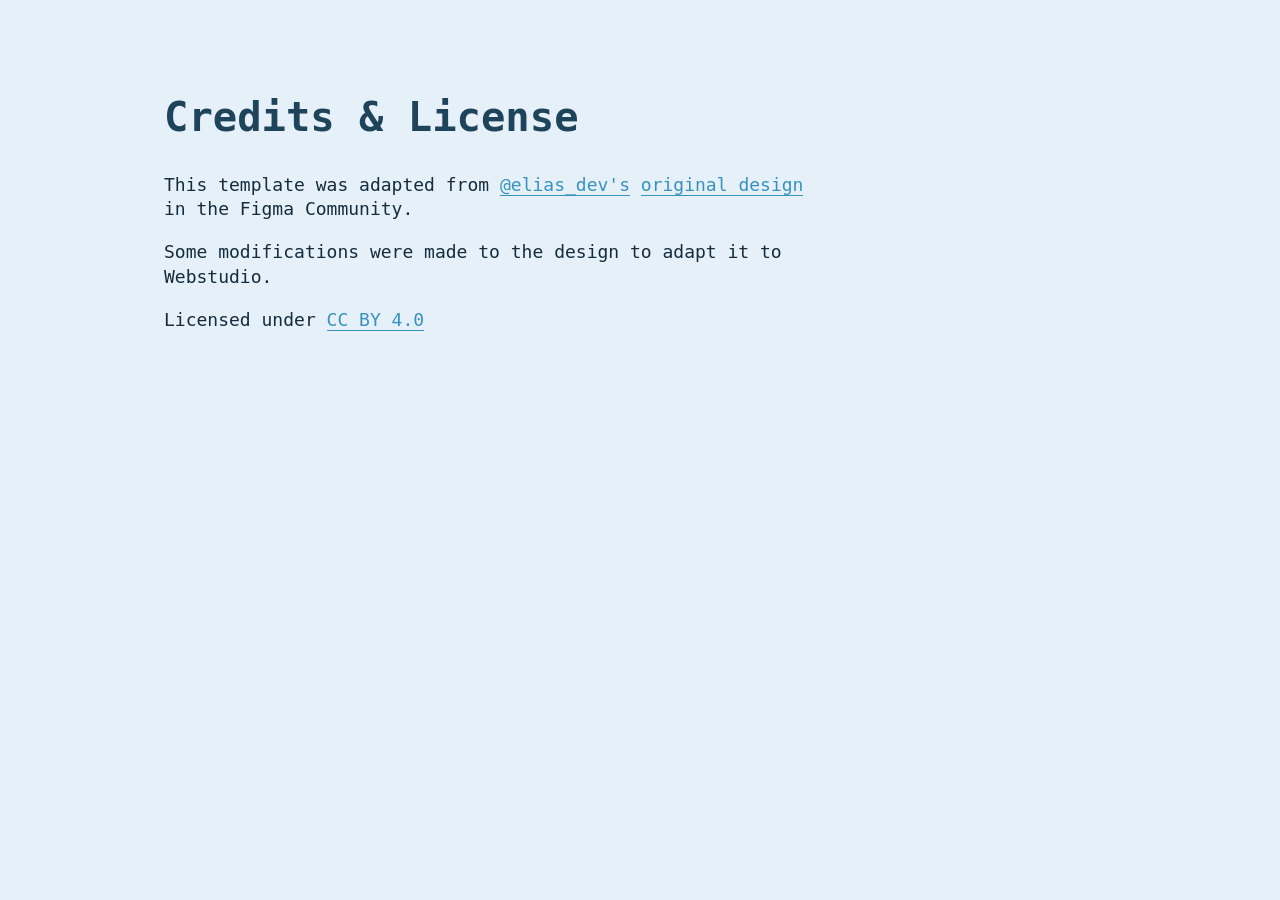
<file: credits/index.html>
<!doctype html>
<html
  lang="en"
  data-ws-project="29639584-5099-4875-854f-e07596762705"
  data-ws-last-published="2026-05-25T19:20:00.568Z"
>
  <head>
    <link
      rel="stylesheet"
      type="text/css"
      href="/assets/static/app_generated_index-6937cd5a.byY-u2m8.css"
    />
    <meta charset="UTF-8" />
    <meta name="viewport" content="width=device-width,initial-scale=1" />
    <link rel="icon" href="/assets/logo_r1qaJQiri6sK3rPyq-Sar.svg" />
    <meta property="og:url" content="https://url/credits" />
    <meta property="og:title" content="Credits and License" />
    <meta property="og:type" content="website" />
    <meta name="robots" content="noindex, nofollow" />
    <meta property="twitter:card" content="summary_large_image" />
    <title>Credits and License</title>
  </head>
  <body class="w-body">
    <div class="w-box">
      <main class="w-box">
        <section class="w-box cna0hdz c1mzb2kd">
          <div
            class="w-box c1357293 c9jnjeu czr2pxy c155uc7w cry9bxc c1lfjoq7 c1778y6x c1wt8a7g cn6056e c1117wcl c1fd0kk1 c11gzs80"
          >
            <h1
              class="w-heading c1cb3y4c c32myit cwrra4i cizucda c11nr3ex c1dhz37v"
            >
              Credits &amp; License
            </h1>
            <div class="w-box c1rco612">
              <p class="w-paragraph">
                This template was adapted from
                <a
                  href="https://www.figma.com/@elias_dev"
                  target="_blank"
                  class="w-rich-text-link chbermr cld4m44 cgrhyqg ccg2arl c1u0w1c2 c1jdbdk1 c13xeq47 cyarius c135vpv5 c1kz4bsi cy8j7mm c1hwbdwo c10mz0pn cw409oe cj9wdjl c1er9g7j c1hh9fvj cl60rel czukzo6 c1223h70 ck31cl2 c15li9yt c1x1ucwy csba0v1 c7rxj2g c8ksia9 cnqrsxi"
                  >@elias_dev&#x27;s</a
                >
                <a
                  href="https://www.figma.com/community/file/1164933568884615740"
                  target="_blank"
                  class="w-rich-text-link chbermr cld4m44 cgrhyqg ccg2arl c1u0w1c2 c1jdbdk1 c13xeq47 cyarius c135vpv5 c1kz4bsi cy8j7mm c1hwbdwo c10mz0pn cw409oe cj9wdjl c1er9g7j c1hh9fvj cl60rel czukzo6 c1223h70 ck31cl2 c15li9yt c1x1ucwy csba0v1 c7rxj2g c8ksia9 cnqrsxi"
                  >original design</a
                >
                in the Figma Community.
              </p>
              <p class="w-paragraph">
                Some modifications were made to the design to adapt it to
                Webstudio.
              </p>
              <p class="w-paragraph">
                Licensed under
                <a
                  href="https://creativecommons.org/licenses/by/4.0/"
                  target="_blank"
                  class="w-rich-text-link chbermr cld4m44 cgrhyqg ccg2arl c1u0w1c2 c1jdbdk1 c13xeq47 cyarius c135vpv5 c1kz4bsi cy8j7mm c1hwbdwo c10mz0pn cw409oe cj9wdjl c1er9g7j c1hh9fvj cl60rel czukzo6 c1223h70 ck31cl2 c15li9yt c1x1ucwy csba0v1 c7rxj2g c8ksia9 cnqrsxi"
                  >CC BY 4.0</a
                >
              </p>
            </div>
          </div>
        </section>
      </main>
    </div>
    <script id="vike_pageContext" type="application/json">
      {
        "_urlRewrite": null,
        "pageId": "/pages/credits",
        "routeParams": {},
        "data": {
          "url": "https://url/credits",
          "system": {
            "params": {},
            "search": {},
            "origin": "https://url",
            "pathname": "/credits"
          },
          "resources": {},
          "pageMeta": {
            "title": "Credits and License",
            "description": "",
            "excludePageFromSearch": true,
            "language": "",
            "socialImageAssetName": "!undefined",
            "socialImageUrl": "",
            "status": 200,
            "redirect": "",
            "custom": []
          }
        }
      }
    </script>
    <script id="vike_globalContext" type="application/json">
      {}
    </script>
    <script
      src="/assets/entries/entry-server-routing.CPMZNN7K.js"
      type="module"
      async
    ></script>
    <link
      rel="modulepreload"
      href="/assets/entries/pages_credits.CqVzhmmE.js"
      as="script"
      type="text/javascript"
    /><link
      rel="modulepreload"
      href="/assets/chunks/chunk-BegflO5J.js"
      as="script"
      type="text/javascript"
    /><link
      rel="modulepreload"
      href="/assets/chunks/chunk-BrDHZBrh.js"
      as="script"
      type="text/javascript"
    />
  </body>
</html>
</file>
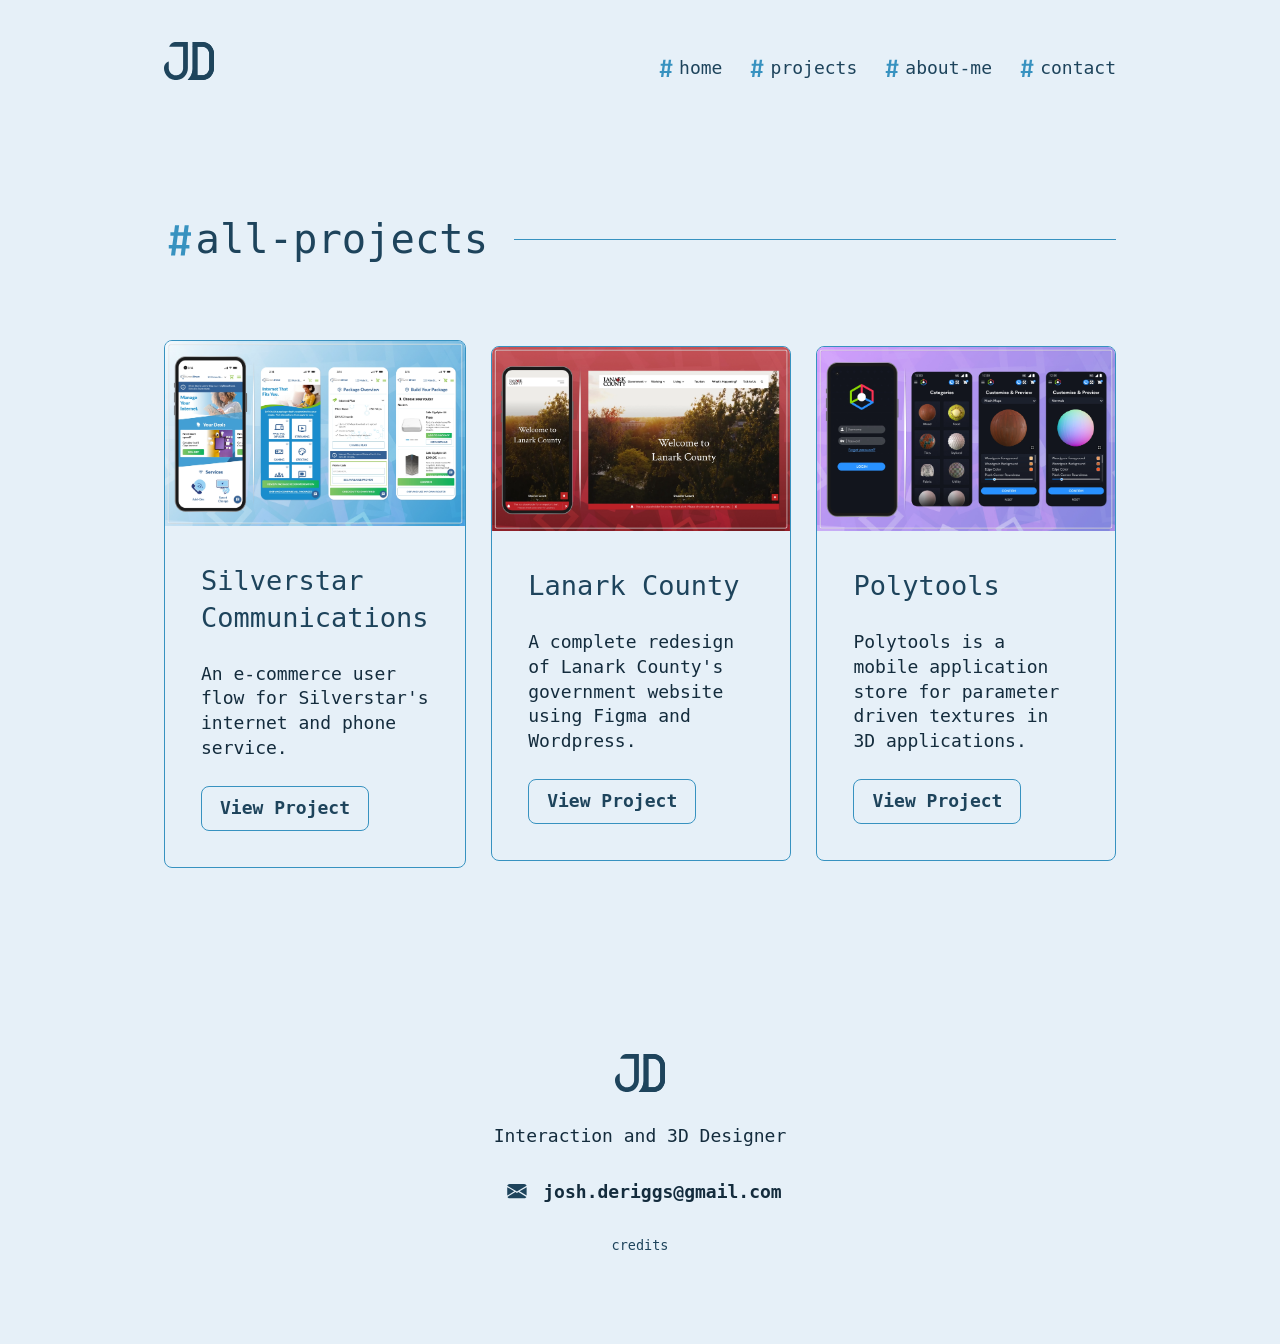
<file: projects/index.html>
<!doctype html>
<html
  lang="en"
  data-ws-project="29639584-5099-4875-854f-e07596762705"
  data-ws-last-published="2026-05-25T19:20:00.568Z"
>
  <head>
    <link
      rel="stylesheet"
      type="text/css"
      href="/assets/static/app_generated_index-6937cd5a.byY-u2m8.css"
    />
    <meta charset="UTF-8" />
    <meta name="viewport" content="width=device-width,initial-scale=1" />
    <link
      rel="preload"
      as="image"
      imagesrcset="/assets/WorkLogo-web_jeY3u6V623JEtZqwNbH44.svg 16w, /assets/WorkLogo-web_jeY3u6V623JEtZqwNbH44.svg 32w, /assets/WorkLogo-web_jeY3u6V623JEtZqwNbH44.svg 48w, /assets/WorkLogo-web_jeY3u6V623JEtZqwNbH44.svg 64w, /assets/WorkLogo-web_jeY3u6V623JEtZqwNbH44.svg 96w, /assets/WorkLogo-web_jeY3u6V623JEtZqwNbH44.svg 128w"
      imagesizes="100vw"
    />
    <link rel="icon" href="/assets/logo_r1qaJQiri6sK3rPyq-Sar.svg" />
    <meta property="og:url" content="https://url/projects" />
    <meta property="og:title" content="Projects" />
    <meta property="og:type" content="website" />
    <meta name="robots" content="noindex, nofollow" />
    <meta name="description" content="List of my projects" />
    <meta property="og:description" content="List of my projects" />
    <meta property="twitter:card" content="summary_large_image" />
    <title>Projects</title>
  </head>
  <body class="w-body">
    <div class="w-box">
      <header
        class="w-box c1357293 c9jnjeu czr2pxy c155uc7w cry9bxc c1lxiyww c1778y6x c18v2pa2 c1s46o9r cdczzub c15hexcm c1mpedrw c1rstvfo c1nd8hlk"
      >
        <div style="display: contents">
          <div style="display: contents">
            <a
              aria-label="Home"
              href="/"
              class="w-link chbermr cld4m44 cgrhyqg ccg2arl c1u0w1c2 c1jdbdk1 c13xeq47 c1m1praz c135vpv5 c1l0vha7 csyy8v5 c1bc2i7x c17r8x7j cw409oe cj9wdjl c1er9g7j c1hh9fvj cl60rel czukzo6 c1223h70 c4j0o1n c15li9yt c1x1ucwy csba0v1 c7rxj2g c8ksia9 cnqrsxi"
              ><img
                alt=""
                width="50"
                height="50"
                src="/assets/WorkLogo-web_jeY3u6V623JEtZqwNbH44.svg"
                class="w-image"
                sizes="100vw"
                srcset="
                  /assets/WorkLogo-web_jeY3u6V623JEtZqwNbH44.svg  16w,
                  /assets/WorkLogo-web_jeY3u6V623JEtZqwNbH44.svg  32w,
                  /assets/WorkLogo-web_jeY3u6V623JEtZqwNbH44.svg  48w,
                  /assets/WorkLogo-web_jeY3u6V623JEtZqwNbH44.svg  64w,
                  /assets/WorkLogo-web_jeY3u6V623JEtZqwNbH44.svg  96w,
                  /assets/WorkLogo-web_jeY3u6V623JEtZqwNbH44.svg 128w
                "
                decoding="async"
                loading="eager"
            /></a>
          </div>
        </div>
        <nav
          aria-label="main"
          class="w-box cry9bxc c1qyy4dh c1t3frhm c1fhkm63 clv8gve c1rstvfo c10x096o c174sw29 c1976n4o cc3dq2t"
        >
          <div style="display: contents">
            <div style="display: contents">
              <ul
                class="w-list c34dwh1 c1y6imu0 c1cn3fw9 cry9bxc c1z0l37u c1ml0hr7 c174sw29 c1rstvfo c10x096o"
              >
                <li class="w-list-item">
                  <a
                    href="/#top"
                    class="w-link c12y6bqh csru8nn cgrhyqg ccg2arl c1u0w1c2 c1jdbdk1 c13xeq47 cyarius c135vpv5 c1l0vha7 csyy8v5 c1bc2i7x c17r8x7j cw409oe cj9wdjl c1er9g7j c1hh9fvj ch11gwv c3d5uvm c4nlx42 c1qyy4dh ct02u4h c1e7helk c181tpuq cl60rel czukzo6 c1223h70 c4j0o1n c15li9yt c1x1ucwy csba0v1 c7rxj2g c8ksia9 cnqrsxi c12mjb61"
                    ><div
                      class="w-html-embed csru8nn ch2prsz cg4iiql c1qyy4dh ct02u4h cpp0nin"
                    >
                      <svg
                        width="100%"
                        height="100%"
                        viewBox="0 0 17 23"
                        fill="none"
                        xmlns="http://www.w3.org/2000/svg"
                      >
                        <path
                          d="M14.072 8.52L13.176 15.32H15.544V17.88H12.824L12.168 23H9.16L9.832 17.88H5.784L5.112 23H2.104L2.776 17.88H0.488V15.32H3.112L4.04 8.52H1.672V5.944H4.376L5.032 0.919998H8.056L7.352 5.944H11.416L12.088 0.919998H15.096L14.408 5.944H16.728V8.52H14.072ZM6.12 15.32H10.168L11.08 8.52H7.016L6.12 15.32Z"
                          fill="currentColor"
                        ></path>
                      </svg>
                    </div>
                    <span class="w-text">Home</span></a
                  >
                </li>
                <li class="w-list-item">
                  <a
                    href="/#projects"
                    class="w-link c12y6bqh csru8nn cgrhyqg ccg2arl c1u0w1c2 c1jdbdk1 c13xeq47 cyarius c135vpv5 c1l0vha7 csyy8v5 c1bc2i7x c17r8x7j cw409oe cj9wdjl c1er9g7j c1hh9fvj ch11gwv c3d5uvm c4nlx42 c1qyy4dh ct02u4h c1e7helk c181tpuq cl60rel czukzo6 c1223h70 c4j0o1n c15li9yt c1x1ucwy csba0v1 c7rxj2g c8ksia9 cnqrsxi c12mjb61"
                    ><div
                      class="w-html-embed csru8nn ch2prsz cg4iiql c1qyy4dh ct02u4h cpp0nin"
                    >
                      <svg
                        width="100%"
                        height="100%"
                        viewBox="0 0 17 23"
                        fill="none"
                        xmlns="http://www.w3.org/2000/svg"
                      >
                        <path
                          d="M14.072 8.52L13.176 15.32H15.544V17.88H12.824L12.168 23H9.16L9.832 17.88H5.784L5.112 23H2.104L2.776 17.88H0.488V15.32H3.112L4.04 8.52H1.672V5.944H4.376L5.032 0.919998H8.056L7.352 5.944H11.416L12.088 0.919998H15.096L14.408 5.944H16.728V8.52H14.072ZM6.12 15.32H10.168L11.08 8.52H7.016L6.12 15.32Z"
                          fill="currentColor"
                        ></path>
                      </svg>
                    </div>
                    <span class="w-text">Projects</span></a
                  >
                </li>
                <li class="w-list-item">
                  <a
                    href="/#aboutme"
                    class="w-link c12y6bqh csru8nn cgrhyqg ccg2arl c1u0w1c2 c1jdbdk1 c13xeq47 cyarius c135vpv5 c1l0vha7 csyy8v5 c1bc2i7x c17r8x7j cw409oe cj9wdjl c1er9g7j c1hh9fvj ch11gwv c3d5uvm c4nlx42 c1qyy4dh ct02u4h c1e7helk c181tpuq cl60rel czukzo6 c1223h70 c4j0o1n c15li9yt c1x1ucwy csba0v1 c7rxj2g c8ksia9 cnqrsxi c12mjb61"
                    ><div
                      class="w-html-embed csru8nn ch2prsz cg4iiql c1qyy4dh ct02u4h cpp0nin"
                    >
                      <svg
                        width="100%"
                        height="100%"
                        viewBox="0 0 17 23"
                        fill="none"
                        xmlns="http://www.w3.org/2000/svg"
                      >
                        <path
                          d="M14.072 8.52L13.176 15.32H15.544V17.88H12.824L12.168 23H9.16L9.832 17.88H5.784L5.112 23H2.104L2.776 17.88H0.488V15.32H3.112L4.04 8.52H1.672V5.944H4.376L5.032 0.919998H8.056L7.352 5.944H11.416L12.088 0.919998H15.096L14.408 5.944H16.728V8.52H14.072ZM6.12 15.32H10.168L11.08 8.52H7.016L6.12 15.32Z"
                          fill="currentColor"
                        ></path>
                      </svg>
                    </div>
                    <span class="w-text">About-me</span></a
                  >
                </li>
                <li class="w-list-item">
                  <a
                    href="mailto:josh.deriggs@gmail.com?subject=Mail+from+Website"
                    class="w-link c12y6bqh csru8nn cgrhyqg ccg2arl c1u0w1c2 c1jdbdk1 c13xeq47 cyarius c135vpv5 c1l0vha7 csyy8v5 c1bc2i7x c17r8x7j cw409oe cj9wdjl c1er9g7j c1hh9fvj ch11gwv c3d5uvm c4nlx42 c1qyy4dh ct02u4h c1e7helk c181tpuq cl60rel czukzo6 c1223h70 c4j0o1n c15li9yt c1x1ucwy csba0v1 c7rxj2g c8ksia9 cnqrsxi c12mjb61"
                    ><div
                      class="w-html-embed csru8nn ch2prsz cg4iiql c1qyy4dh ct02u4h cpp0nin"
                    >
                      <svg
                        width="100%"
                        height="100%"
                        viewBox="0 0 17 23"
                        fill="none"
                        xmlns="http://www.w3.org/2000/svg"
                      >
                        <path
                          d="M14.072 8.52L13.176 15.32H15.544V17.88H12.824L12.168 23H9.16L9.832 17.88H5.784L5.112 23H2.104L2.776 17.88H0.488V15.32H3.112L4.04 8.52H1.672V5.944H4.376L5.032 0.919998H8.056L7.352 5.944H11.416L12.088 0.919998H15.096L14.408 5.944H16.728V8.52H14.072ZM6.12 15.32H10.168L11.08 8.52H7.016L6.12 15.32Z"
                          fill="currentColor"
                        ></path>
                      </svg>
                    </div>
                    <span class="w-text">Contact</span></a
                  >
                </li>
              </ul>
            </div>
          </div>
        </nav>
        <div class="w-box cwvpjlf cf4s3xc">
          <button
            type="button"
            aria-label="Open mobile menu"
            class="w-button c12y6bqh c1e7helk c13b531o c1my01bv c14z1eqr c1ktl1y1 c135vpv5 csru8nn c1qyy4dh ct02u4h c1md20bl c1e892th c1qom380 c1cb3y4c c1nwyims ci4ohfa c1dns89f cwc6hbl c11r52nx cr8yqfm c1ufwdzl c5blvcv cml0h3f c19mhsau cl60rel czukzo6 c8ksia9 cnqrsxi c8g2o8g c1mk6p8z c117up93 cngthtj cv7lanz c1oxjrsz csud216 c1xiy5b1 cq7d8me c1ycnvnd"
            aria-haspopup="dialog"
            aria-expanded="false"
            aria-controls="radix-:Rcm:"
            data-state="closed"
          >
            <div class="w-html-embed">
              <svg
                xmlns="http://www.w3.org/2000/svg"
                viewBox="0 0 22 22"
                fill="currentColor"
                width="100%"
                height="100%"
                style="display: block"
              >
                <path
                  fill-rule="evenodd"
                  d="M2 5.998a.75.75 0 0 1 .75-.75h16.5a.75.75 0 0 1 0 1.5H2.75a.75.75 0 0 1-.75-.75Zm0 5.5a.75.75 0 0 1 .75-.75h16.5a.75.75 0 0 1 0 1.5H2.75a.75.75 0 0 1-.75-.75Zm0 5.5a.75.75 0 0 1 .75-.75h16.5a.75.75 0 0 1 0 1.5H2.75a.75.75 0 0 1-.75-.75Z"
                  clip-rule="evenodd"
                />
              </svg>
            </div>
          </button>
        </div>
      </header>
      <div style="display: contents">
        <div style="display: contents">
          <div class="w-html-embed">
            <style>
              /* So we don't need to add a token to every paragraph to remove margin. */
              p {
                margin: 0;
              }

              * {
                /* Make links scroll to their sections smoothly. */
                scroll-behavior: smooth;
              }

              /* Nav Trigger show active when submenu is open. */
              nav button[data-state="open"] {
                --navigation-menu-trigger-icon-transform: 180deg;
                color: var(--foreground-muted);
              }
            </style>
          </div>
        </div>
      </div>
      <main class="w-box">
        <section class="w-box cna0hdz c1mzb2kd">
          <div
            class="w-box c1357293 c9jnjeu czr2pxy c155uc7w cry9bxc c1lfjoq7 c1778y6x c1wt8a7g c1s46o9r cdczzub c1fd0kk1 c11gzs80"
          >
            <div
              class="w-box cry9bxc c1lxiyww ct8c5y2 c10zkoym c1qyy4dh c1wt8a7g czr2pxy c1e2b3ev"
            >
              <h2
                class="w-heading c1dxq9cf cy1haag c32myit cwrra4i c12y6bqh c74kosi c1qom380 cry9bxc c1qyy4dh c1wt8a7g c181tpuq c1ns98mi cavd3zn c8q0msf c5m8ase clv8gve c1dhz37v"
              >
                <div
                  class="w-html-embed cpp0nin csru8nn chfywbe cggknj7 c12sm2j2"
                >
                  <svg
                    width="100%"
                    height="100%"
                    viewBox="0 0 17 23"
                    fill="none"
                    xmlns="http://www.w3.org/2000/svg"
                  >
                    <path
                      d="M14.072 8.52L13.176 15.32H15.544V17.88H12.824L12.168 23H9.16L9.832 17.88H5.784L5.112 23H2.104L2.776 17.88H0.488V15.32H3.112L4.04 8.52H1.672V5.944H4.376L5.032 0.919998H8.056L7.352 5.944H11.416L12.088 0.919998H15.096L14.408 5.944H16.728V8.52H14.072ZM6.12 15.32H10.168L11.08 8.52H7.016L6.12 15.32Z"
                      fill="currentColor"
                    ></path>
                  </svg>
                </div>
                <span class="w-text">all-projects</span>
              </h2>
              <div style="display: contents">
                <div style="display: contents">
                  <hr
                    data-ani="slide-right"
                    class="w-separator cx27rqy czr2pxy c32myit cwrra4i"
                  />
                </div>
              </div>
            </div>
            <div
              data-ani-children="true"
              data-ani="slide-up"
              class="w-box copqmak c10zkoym ct8c5y2 cejtdrx co2qwzx c1qyy4dh c1wt8a7g cx6c9kw c174sw29"
            >
              <div
                class="w-box cry9bxc c1lfjoq7 c1wt8a7g c1af7urd cr8yqfm c1ufwdzl c5blvcv cml0h3f crsj15 c196h8ml cd8sgzj c1l82079"
              >
                <div class="w-box">
                  <img
                    alt=""
                    width="1773"
                    height="1094"
                    src="/assets/silverstar-thumbnail_QH3iGF-VPIj0ajUdItMte.webp"
                    class="w-image c1bj63r5 cdtylqg chmjof8 c1gxuxwl"
                    sizes="100vw"
                    srcset="
                      /assets/silverstar-thumbnail_QH3iGF-VPIj0ajUdItMte.webp   16w,
                      /assets/silverstar-thumbnail_QH3iGF-VPIj0ajUdItMte.webp   32w,
                      /assets/silverstar-thumbnail_QH3iGF-VPIj0ajUdItMte.webp   48w,
                      /assets/silverstar-thumbnail_QH3iGF-VPIj0ajUdItMte.webp   64w,
                      /assets/silverstar-thumbnail_QH3iGF-VPIj0ajUdItMte.webp   96w,
                      /assets/silverstar-thumbnail_QH3iGF-VPIj0ajUdItMte.webp  128w,
                      /assets/silverstar-thumbnail_QH3iGF-VPIj0ajUdItMte.webp  256w,
                      /assets/silverstar-thumbnail_QH3iGF-VPIj0ajUdItMte.webp  384w,
                      /assets/silverstar-thumbnail_QH3iGF-VPIj0ajUdItMte.webp  640w,
                      /assets/silverstar-thumbnail_QH3iGF-VPIj0ajUdItMte.webp  750w,
                      /assets/silverstar-thumbnail_QH3iGF-VPIj0ajUdItMte.webp  828w,
                      /assets/silverstar-thumbnail_QH3iGF-VPIj0ajUdItMte.webp 1080w,
                      /assets/silverstar-thumbnail_QH3iGF-VPIj0ajUdItMte.webp 1200w,
                      /assets/silverstar-thumbnail_QH3iGF-VPIj0ajUdItMte.webp 1920w,
                      /assets/silverstar-thumbnail_QH3iGF-VPIj0ajUdItMte.webp 2048w,
                      /assets/silverstar-thumbnail_QH3iGF-VPIj0ajUdItMte.webp 3840w
                    "
                    decoding="async"
                    loading="lazy"
                  />
                </div>
                <div
                  class="w-box cry9bxc c1lfjoq7 c1z0l37u c1ml0hr7 c16xs6ny c1wt8a7g c1fhkm63 clv8gve c14nqedw"
                >
                  <h3
                    class="w-heading cuoke4w cy1haag c32myit cwrra4i c12y6bqh"
                  >
                    Silverstar Communications
                  </h3>
                  <p class="w-paragraph c1fhkm63 clv8gve c1mcu1jn">
                    An e-commerce user flow for Silverstar&#x27;s internet and
                    phone service.
                  </p>
                  <a
                    href="/projects/silver-star"
                    class="w-link c12y6bqh c1e7helk c13b531o c1my01bv c14z1eqr c1ktl1y1 c135vpv5 csru8nn c1qyy4dh ct02u4h c1md20bl c1e892th c1qom380 c1cb3y4c c1nwyims ci4ohfa c1dns89f cwc6hbl c11r52nx cr8yqfm c1ufwdzl c5blvcv cml0h3f c19mhsau cl60rel czukzo6 c8ksia9 cnqrsxi c8g2o8g c1mk6p8z"
                    >View Project</a
                  >
                </div>
              </div>
              <div
                class="w-box cry9bxc c1lfjoq7 c1wt8a7g c1af7urd cr8yqfm c1ufwdzl c5blvcv cml0h3f crsj15 c196h8ml cd8sgzj c1l82079"
              >
                <div class="w-box">
                  <img
                    alt=""
                    width="1773"
                    height="1094"
                    src="/assets/lanark-thumbnail_ASXtvWyWT9dx86H0LechX.webp"
                    class="w-image c1bj63r5 cdtylqg chmjof8 c1gxuxwl"
                    sizes="100vw"
                    srcset="
                      /assets/lanark-thumbnail_ASXtvWyWT9dx86H0LechX.webp   16w,
                      /assets/lanark-thumbnail_ASXtvWyWT9dx86H0LechX.webp   32w,
                      /assets/lanark-thumbnail_ASXtvWyWT9dx86H0LechX.webp   48w,
                      /assets/lanark-thumbnail_ASXtvWyWT9dx86H0LechX.webp   64w,
                      /assets/lanark-thumbnail_ASXtvWyWT9dx86H0LechX.webp   96w,
                      /assets/lanark-thumbnail_ASXtvWyWT9dx86H0LechX.webp  128w,
                      /assets/lanark-thumbnail_ASXtvWyWT9dx86H0LechX.webp  256w,
                      /assets/lanark-thumbnail_ASXtvWyWT9dx86H0LechX.webp  384w,
                      /assets/lanark-thumbnail_ASXtvWyWT9dx86H0LechX.webp  640w,
                      /assets/lanark-thumbnail_ASXtvWyWT9dx86H0LechX.webp  750w,
                      /assets/lanark-thumbnail_ASXtvWyWT9dx86H0LechX.webp  828w,
                      /assets/lanark-thumbnail_ASXtvWyWT9dx86H0LechX.webp 1080w,
                      /assets/lanark-thumbnail_ASXtvWyWT9dx86H0LechX.webp 1200w,
                      /assets/lanark-thumbnail_ASXtvWyWT9dx86H0LechX.webp 1920w,
                      /assets/lanark-thumbnail_ASXtvWyWT9dx86H0LechX.webp 2048w,
                      /assets/lanark-thumbnail_ASXtvWyWT9dx86H0LechX.webp 3840w
                    "
                    decoding="async"
                    loading="lazy"
                  />
                </div>
                <div
                  class="w-box cry9bxc c1lfjoq7 c1z0l37u c1ml0hr7 c16xs6ny c1wt8a7g c1fhkm63 clv8gve c14nqedw"
                >
                  <h3
                    class="w-heading cuoke4w cy1haag c32myit cwrra4i c12y6bqh"
                  >
                    Lanark County
                  </h3>
                  <p class="w-paragraph c1mcu1jn c1fhkm63 clv8gve">
                    A complete redesign of Lanark County&#x27;s government
                    website using Figma and Wordpress.
                  </p>
                  <a
                    href="/projects/lanark-county"
                    class="w-link c12y6bqh c1e7helk c13b531o c1my01bv c14z1eqr c1ktl1y1 c135vpv5 csru8nn c1qyy4dh ct02u4h c1md20bl c1e892th c1qom380 c1cb3y4c c1nwyims ci4ohfa c1dns89f cwc6hbl c11r52nx cr8yqfm c1ufwdzl c5blvcv cml0h3f c19mhsau cl60rel czukzo6 c8ksia9 cnqrsxi c8g2o8g c1mk6p8z"
                    >View Project</a
                  >
                </div>
              </div>
              <div
                class="w-box cry9bxc c1lfjoq7 c1wt8a7g c1af7urd cr8yqfm c1ufwdzl c5blvcv cml0h3f crsj15 c196h8ml cd8sgzj c1l82079"
              >
                <div class="w-box">
                  <img
                    alt=""
                    width="1772"
                    height="1094"
                    src="/assets/Polytools_i7ikGhb9q4XttTWgjRfx5.webp"
                    class="w-image c1bj63r5 cdtylqg chmjof8 c1gxuxwl"
                    sizes="100vw"
                    srcset="
                      /assets/Polytools_i7ikGhb9q4XttTWgjRfx5.webp   16w,
                      /assets/Polytools_i7ikGhb9q4XttTWgjRfx5.webp   32w,
                      /assets/Polytools_i7ikGhb9q4XttTWgjRfx5.webp   48w,
                      /assets/Polytools_i7ikGhb9q4XttTWgjRfx5.webp   64w,
                      /assets/Polytools_i7ikGhb9q4XttTWgjRfx5.webp   96w,
                      /assets/Polytools_i7ikGhb9q4XttTWgjRfx5.webp  128w,
                      /assets/Polytools_i7ikGhb9q4XttTWgjRfx5.webp  256w,
                      /assets/Polytools_i7ikGhb9q4XttTWgjRfx5.webp  384w,
                      /assets/Polytools_i7ikGhb9q4XttTWgjRfx5.webp  640w,
                      /assets/Polytools_i7ikGhb9q4XttTWgjRfx5.webp  750w,
                      /assets/Polytools_i7ikGhb9q4XttTWgjRfx5.webp  828w,
                      /assets/Polytools_i7ikGhb9q4XttTWgjRfx5.webp 1080w,
                      /assets/Polytools_i7ikGhb9q4XttTWgjRfx5.webp 1200w,
                      /assets/Polytools_i7ikGhb9q4XttTWgjRfx5.webp 1920w,
                      /assets/Polytools_i7ikGhb9q4XttTWgjRfx5.webp 2048w,
                      /assets/Polytools_i7ikGhb9q4XttTWgjRfx5.webp 3840w
                    "
                    decoding="async"
                    loading="lazy"
                  />
                </div>
                <div
                  class="w-box cry9bxc c1lfjoq7 c1z0l37u c1ml0hr7 c16xs6ny c1wt8a7g c1fhkm63 clv8gve c14nqedw"
                >
                  <h3
                    class="w-heading cuoke4w cy1haag c32myit cwrra4i c12y6bqh"
                  >
                    Polytools
                  </h3>
                  <p class="w-paragraph c1fhkm63 clv8gve">
                    Polytools is a mobile application store for parameter driven
                    textures in 3D applications.
                  </p>
                  <a
                    href="/projects/polytools"
                    class="w-link c12y6bqh c1e7helk c13b531o c1my01bv c14z1eqr c1ktl1y1 c135vpv5 csru8nn c1qyy4dh ct02u4h c1md20bl c1e892th c1qom380 c1cb3y4c c1nwyims ci4ohfa c1dns89f cwc6hbl c11r52nx cr8yqfm c1ufwdzl c5blvcv cml0h3f c19mhsau cl60rel czukzo6 c8ksia9 cnqrsxi c8g2o8g c1mk6p8z"
                    >View Project</a
                  >
                </div>
              </div>
            </div>
          </div>
        </section>
      </main>
      <div style="display: contents">
        <div style="display: contents">
          <footer class="w-box cna0hdz c1mzb2kd">
            <div
              class="w-box c1357293 c9jnjeu czr2pxy c155uc7w cry9bxc c1lfjoq7 c1qyy4dh c1wt8a7g c10zkoym ct8c5y2 c1fd0kk1 c11gzs80"
            >
              <div style="display: contents">
                <div style="display: contents">
                  <a
                    aria-label="Home"
                    href="/"
                    class="w-link chbermr cld4m44 cgrhyqg ccg2arl c1u0w1c2 c1jdbdk1 c13xeq47 c1m1praz c135vpv5 c1l0vha7 csyy8v5 c1bc2i7x c17r8x7j cw409oe cj9wdjl c1er9g7j c1hh9fvj cl60rel czukzo6 c1223h70 c4j0o1n c15li9yt c1x1ucwy csba0v1 c7rxj2g c8ksia9 cnqrsxi"
                    ><img
                      alt=""
                      width="50"
                      height="50"
                      src="/assets/WorkLogo-web_jeY3u6V623JEtZqwNbH44.svg"
                      class="w-image"
                      sizes="100vw"
                      srcset="
                        /assets/WorkLogo-web_jeY3u6V623JEtZqwNbH44.svg  16w,
                        /assets/WorkLogo-web_jeY3u6V623JEtZqwNbH44.svg  32w,
                        /assets/WorkLogo-web_jeY3u6V623JEtZqwNbH44.svg  48w,
                        /assets/WorkLogo-web_jeY3u6V623JEtZqwNbH44.svg  64w,
                        /assets/WorkLogo-web_jeY3u6V623JEtZqwNbH44.svg  96w,
                        /assets/WorkLogo-web_jeY3u6V623JEtZqwNbH44.svg 128w
                      "
                      decoding="async"
                      loading="eager"
                  /></a>
                </div>
              </div>
              <p class="w-paragraph">Interaction and 3D Designer</p>
              <a
                href="mailto:josh.deriggs@gmail.com?subject=Mail+from+Website"
                class="w-link czt9u4x csru8nn cgrhyqg ccg2arl c1u0w1c2 c1jdbdk1 c13xeq47 cyarius c135vpv5 c1l0vha7 csyy8v5 c1bc2i7x c17r8x7j cw409oe cj9wdjl c1er9g7j c1hh9fvj c1qyy4dh c1wt8a7g cn6056e c1117wcl cz5x2lt c12sm2j2 cblpe2z cl60rel czukzo6 ckqth2g c4j0o1n c44vfqt c1e8zdxj c1xs0wst c7s1hdt c1b7r3cd c8ksia9 cnqrsxi"
                ><div
                  class="w-box c19acjow c1g1x4wk c1642u22 c1e9wxra c422x95 c1kectvc c18nx7en c13zjl4p cfcozna"
                >
                  <div class="w-html-embed">
                    <svg
                      width="100%"
                      height="100%"
                      viewBox="0 0 32 32"
                      fill="none"
                      xmlns="http://www.w3.org/2000/svg"
                    >
                      <path
                        d="M5.07187 9.20292C5.2168 8.57709 5.57307 8.01832 6.08232 7.6181C6.59158 7.21789 7.22365 6.99996 7.875 7H25.125C25.7764 6.99996 26.4084 7.21789 26.9177 7.6181C27.4269 8.01832 27.7832 8.57709 27.9281 9.20292L16.5 16.0865L5.07187 9.20292ZM5 10.8207V20.8847L13.3418 15.8442L5 10.8207ZM14.7189 16.6758L5.27456 22.3807C5.50791 22.8657 5.87619 23.2753 6.33656 23.5619C6.79693 23.8486 7.33044 24.0005 7.875 24H25.125C25.6695 24.0001 26.2028 23.8479 26.6629 23.561C27.123 23.274 27.491 22.8643 27.724 22.3793L18.2796 16.6744L16.5 17.7468L14.7189 16.6744V16.6758ZM19.6582 15.8457L28 20.8847V10.8207L19.6582 15.8442V15.8457Z"
                        fill="currentColor"
                      ></path>
                    </svg>
                  </div>
                </div>
                <div class="w-box cry9bxc c1lfjoq7 c16xs6ny ce1qmkg c1mcu1jn">
                  <span class="w-text c1cb3y4c">josh.deriggs@gmail.com</span>
                </div></a
              >
              <div
                class="w-box cry9bxc c10zkoym ct8c5y2 c15cml01 c1kol985 czqy8m4 c1bulmrh"
              >
                <a
                  href="/credits"
                  class="w-link c12y6bqh csru8nn cgrhyqg ccg2arl c1u0w1c2 c1jdbdk1 c13xeq47 cyarius c135vpv5 c1l0vha7 csyy8v5 c1bc2i7x c17r8x7j cw409oe cj9wdjl c1er9g7j c1hh9fvj ch11gwv c3d5uvm c4nlx42 c1qyy4dh ct02u4h c1e7helk c181tpuq cl60rel czukzo6 c1223h70 c4j0o1n c15li9yt c1x1ucwy csba0v1 c7rxj2g c8ksia9 cnqrsxi c12mjb61"
                  >Credits</a
                >
              </div>
            </div>
          </footer>
          <div style="display: contents">
            <div style="display: contents">
              <div class="w-html-embed">
                <style>
                  :root {
                    --ani-duration: var(--duration-default, 0.2s);
                    --ani-delay: 0s;
                    --ani-slide-offset: 20%;
                    --ani-zoom-in-scale: 1;
                    --ani-zoom-out-scale: 0.85;
                    --ani-flip-rotate: 30deg;
                    --ani-easing: var(--easing-fun, ease);
                    --ani-fill-mode: forwards;
                  }
                  [data-ani]:not([data-ani-children]),
                  [data-ani-children]:not([data-ani-progress]) > * {
                    animation-duration: var(--ani-duration);
                    animation-delay: var(--ani-delay);
                    animation-timing-function: var(--ani-easing);
                    animation-fill-mode: var(--ani-fill-mode);
                    opacity: 0;
                  }
                  [data-ani-progress]:not([data-ani-children]),
                  [data-ani-children]:not([data-ani]) > * {
                    transition-property: opacity, transform;
                    transition-duration: var(--ani-duration);
                    transition-timing-function: var(--ani-easing);
                    opacity: 0;
                  }
                  @keyframes fadeIn {
                    from {
                      opacity: 0;
                    }
                    to {
                      opacity: 1;
                    }
                  }
                  @keyframes fadeOut {
                    from {
                      opacity: 1;
                    }
                    to {
                      opacity: 0;
                    }
                  }
                  [data-ani-children][data-ani="fade"] > .in,
                  [data-ani="fade"]:where(
                      .in:not([data-state]),
                      [data-state$="open"],
                      [data-state="active"]
                    ) {
                    animation-name: fadeIn;
                  }
                  [data-ani-children][data-ani="fade"] > .out,
                  [data-ani="fade"]:where(
                      .out:not([data-state]),
                      [data-state="closed"],
                      [data-state="inactive"]
                    ) {
                    animation-name: fadeOut;
                  }
                  @keyframes slideIn {
                    from {
                      opacity: 0;
                      translate: var(--ani-slide-transform);
                    }
                    to {
                      opacity: 1;
                      translate: none;
                    }
                  }
                  @keyframes slideOut {
                    from {
                      opacity: 1;
                      translate: none;
                    }
                    to {
                      opacity: 0;
                      translate: var(--ani-slide-transform);
                    }
                  }
                  [data-ani-children][data-ani|="slide"] > .in,
                  [data-ani|="slide"]:where(
                      .in:not([data-state]),
                      [data-state$="open"],
                      [data-state="active"]
                    ) {
                    animation-name: slideIn;
                  }
                  [data-ani-children][data-ani|="slide"] > .out,
                  [data-ani|="slide"]:where(
                      .out:not([data-state]),
                      [data-state="closed"],
                      [data-state="inactive"]
                    ) {
                    animation-name: slideOut;
                  }
                  [data-ani="slide-up"] {
                    --ani-slide-transform: 0 var(--ani-slide-offset);
                  }
                  [data-ani="slide-down"] {
                    --ani-slide-transform: 0 calc(-1 * var(--ani-slide-offset));
                  }
                  [data-ani="slide-left"] {
                    --ani-slide-transform: var(--ani-slide-offset);
                  }
                  [data-ani="slide-right"] {
                    --ani-slide-transform: calc(-1 * var(--ani-slide-offset));
                  }
                  @keyframes zoomIn {
                    from {
                      opacity: 0;
                      scale: var(--ani-zoom-out-scale);
                    }
                    to {
                      opacity: 1;
                      scale: 1;
                    }
                  }
                  @keyframes zoomOut {
                    from {
                      opacity: 1;
                      scale: 1;
                    }
                    to {
                      opacity: 0;
                      scale: var(--ani-zoom-in-scale);
                    }
                  }
                  [data-ani-children][data-ani="zoom"] > .in,
                  [data-ani|="zoom"]:where(
                      .in:not([data-state]),
                      [data-state$="open"],
                      [data-state="active"]
                    ) {
                    animation-name: zoomIn;
                  }
                  [data-ani-children][data-ani="zoom"] > .out,
                  [data-ani|="zoom"]:where(
                      .out:not([data-state]),
                      [data-state="closed"],
                      [data-state="inactive"]
                    ) {
                    animation-name: zoomOut;
                  }
                  [data-ani-children][data-ani-progress="zoom"] > *,
                  [data-ani-progress="zoom"]:not([data-ani-children]) {
                    transform: scale(var(--ani-zoom-out-scale));
                  }
                  @keyframes flipInY {
                    from {
                      rotate: y var(--ani-flip-rotate);
                      perspective: 2000px;
                      opacity: 0;
                    }
                    to {
                      rotate: y 0;
                      opacity: 1;
                    }
                  }
                  @keyframes flipOutY {
                    from {
                      rotate: y 0;
                      opacity: 1;
                    }
                    to {
                      perspective: 2000px;
                      rotate: y var(--ani-flip-rotate);
                      opacity: 0;
                    }
                  }
                  @keyframes flipInX {
                    from {
                      perspective: 2000px;
                      rotate: x var(--ani-flip-rotate);
                      opacity: 0;
                    }
                    to {
                      rotate: x 0;
                      opacity: 1;
                    }
                  }
                  @keyframes flipOutX {
                    from {
                      rotate: x 0;
                      opacity: 1;
                    }
                    to {
                      perspective: 2000px;
                      rotate: x var(--ani-flip-rotate);
                      opacity: 0;
                    }
                  }
                  [data-ani-children][data-ani="flip-y"] > .in,
                  [data-ani="flip-y"]:where(
                      .in:not([data-state]),
                      [data-state$="open"],
                      [data-state="active"]
                    ) {
                    animation-name: flipInY;
                  }
                  [data-ani-children][data-ani="flip-x"] > .in,
                  [data-ani="flip-x"]:where(
                      .in:not([data-state]),
                      [data-state$="open"],
                      [data-state="active"]
                    ) {
                    animation-name: flipInX;
                  }
                  [data-ani-children][data-ani="flip-y"] > .out,
                  [data-ani="flip-y"]:where(
                      .out:not([data-state]),
                      [data-state="closed"],
                      [data-state="inactive"]
                    ) {
                    animation-name: flipOutY;
                  }
                  [data-ani-children][data-ani="flip-x"] > .out,
                  [data-ani="flip-x"]:where(
                      .out:not([data-state]),
                      [data-state="closed"],
                      [data-state="inactive"]
                    ) {
                    animation-name: flipOutX;
                  }
                  @keyframes expandDown {
                    from {
                      height: 0;
                    }
                    to {
                      height: var(--newHeight);
                    }
                  }
                  @keyframes expandUp {
                    from {
                      height: var(--newHeight);
                    }
                    to {
                      height: 0;
                    }
                  }
                  [data-ani="expand"],
                  [data-ani="expand"][data-state="open"],
                  [data-ani="expand"].in {
                    --newHeight: var(
                      --custom-height,
                      var(
                        --radix-accordion-content-height,
                        var(--radix-collapsible-content-height, 100%)
                      )
                    );
                    overflow: hidden;
                    opacity: 1;
                  }
                  [data-ani-children][data-ani="expand"] > .in,
                  [data-ani="expand"]:where(
                      .in:not([data-state]),
                      [data-state$="open"],
                      [data-state="active"]
                    ) {
                    animation: expandDown var(--ani-duration) var(--ani-easing);
                  }
                  [data-ani-children][data-ani="expand"] > .out,
                  [data-ani="expand"]:where(
                      .out:not([data-state]),
                      [data-state="closed"],
                      [data-state="inactive"]
                    ) {
                    animation: expandUp var(--ani-duration) var(--ani-easing);
                  }
                  @media (prefers-reduced-motion: reduce) {
                    [data-ani]:not([data-ani-children]),
                    [data-ani-progress]:not([data-ani-children]),
                    [data-ani-children] > * {
                      opacity: 1;
                      transform: none;
                      animation: none;
                      rotate: none;
                      scale: none;
                      translate: none;
                    }
                  }
                </style>
              </div>
            </div>
          </div>
        </div>
      </div>
    </div>
    <script id="vike_pageContext" type="application/json">
      {
        "_urlRewrite": null,
        "pageId": "/pages/projects",
        "routeParams": {},
        "data": {
          "url": "https://url/projects",
          "system": {
            "params": {},
            "search": {},
            "origin": "https://url",
            "pathname": "/projects"
          },
          "resources": {},
          "pageMeta": {
            "title": "Projects",
            "description": "List of my projects",
            "excludePageFromSearch": true,
            "language": "",
            "socialImageAssetName": "!undefined",
            "socialImageUrl": "",
            "status": 200,
            "redirect": "",
            "custom": []
          }
        }
      }
    </script>
    <script id="vike_globalContext" type="application/json">
      {}
    </script>
    <script
      src="/assets/entries/entry-server-routing.CPMZNN7K.js"
      type="module"
      async
    ></script>
    <link
      rel="modulepreload"
      href="/assets/entries/pages_projects.BU5bn1VJ.js"
      as="script"
      type="text/javascript"
    /><link
      rel="modulepreload"
      href="/assets/chunks/chunk-BegflO5J.js"
      as="script"
      type="text/javascript"
    /><link
      rel="modulepreload"
      href="/assets/chunks/chunk-BTFblxA7.js"
      as="script"
      type="text/javascript"
    /><link
      rel="modulepreload"
      href="/assets/chunks/chunk-BrDHZBrh.js"
      as="script"
      type="text/javascript"
    /><link
      rel="modulepreload"
      href="/assets/chunks/chunk-BYEw-Dwk.js"
      as="script"
      type="text/javascript"
    /><link
      rel="modulepreload"
      href="/assets/chunks/chunk-D0QK0tsg.js"
      as="script"
      type="text/javascript"
    />
  </body>
</html>
</file>
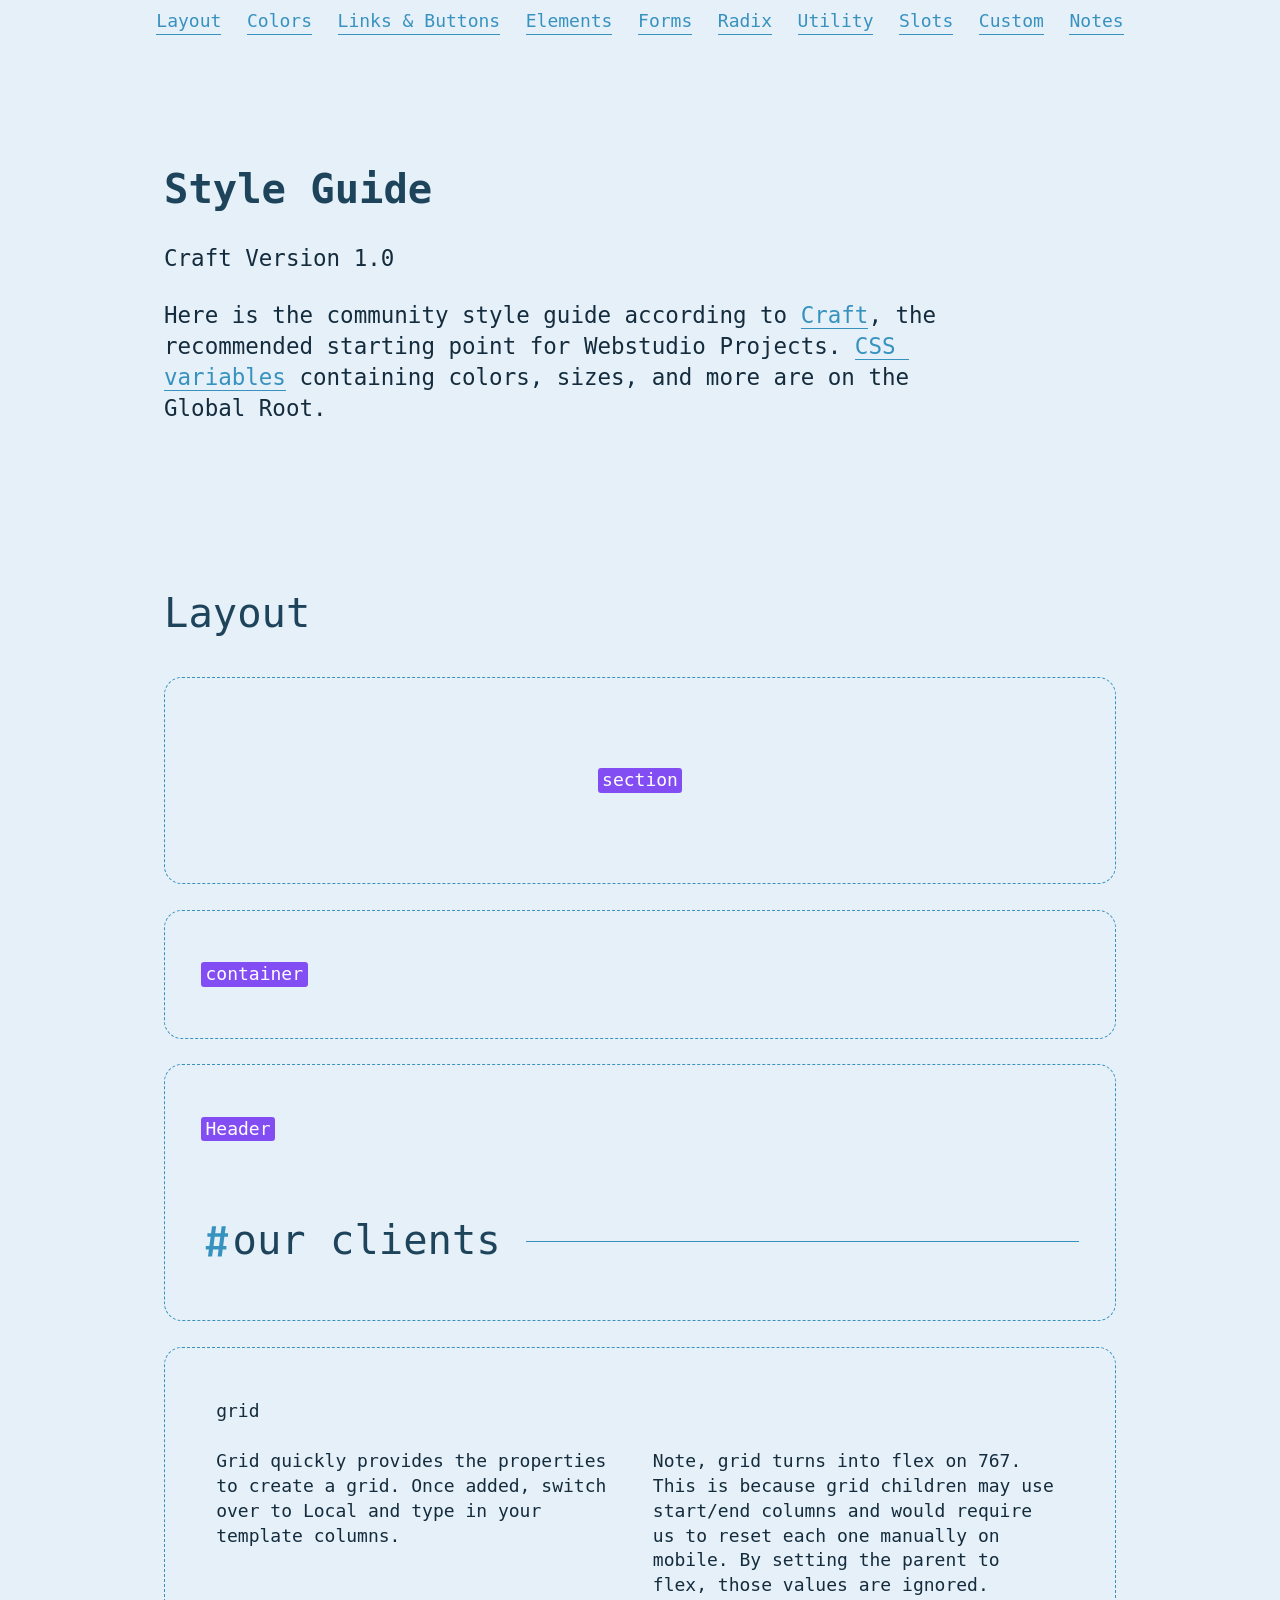
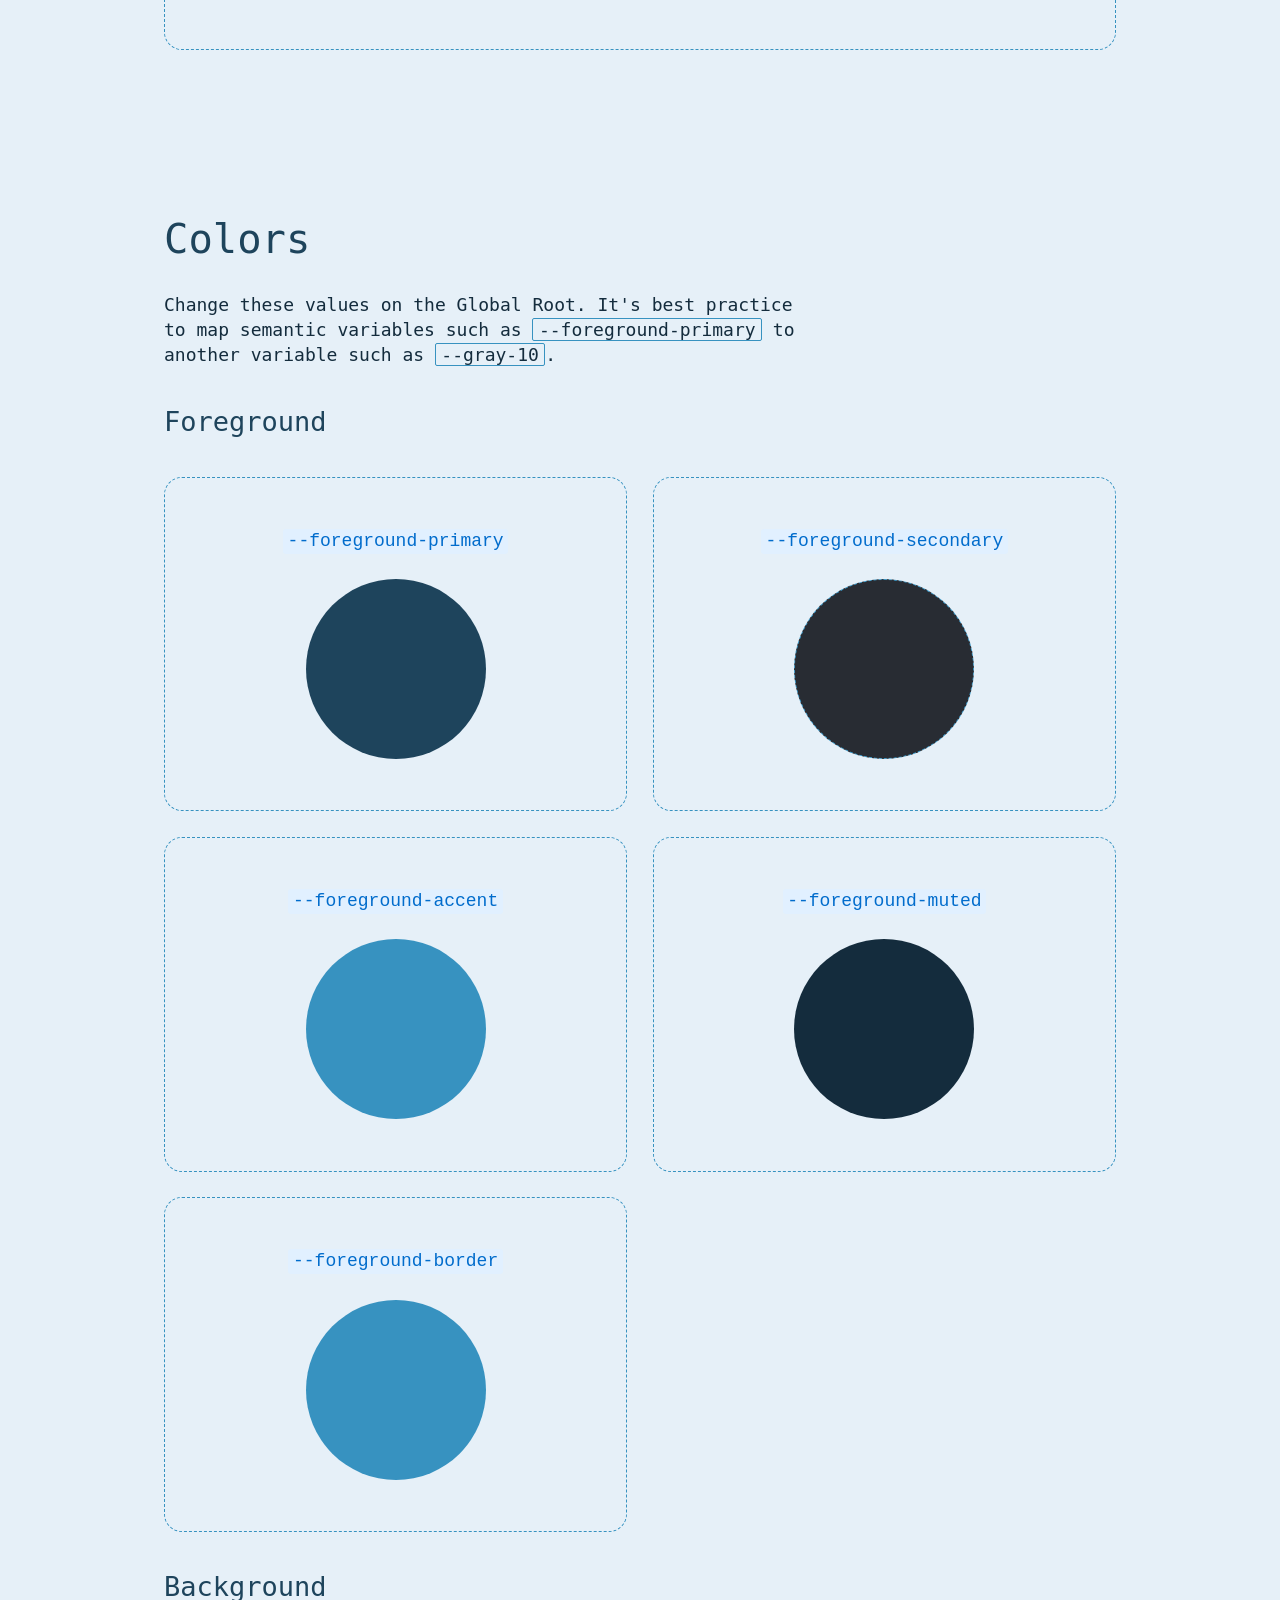
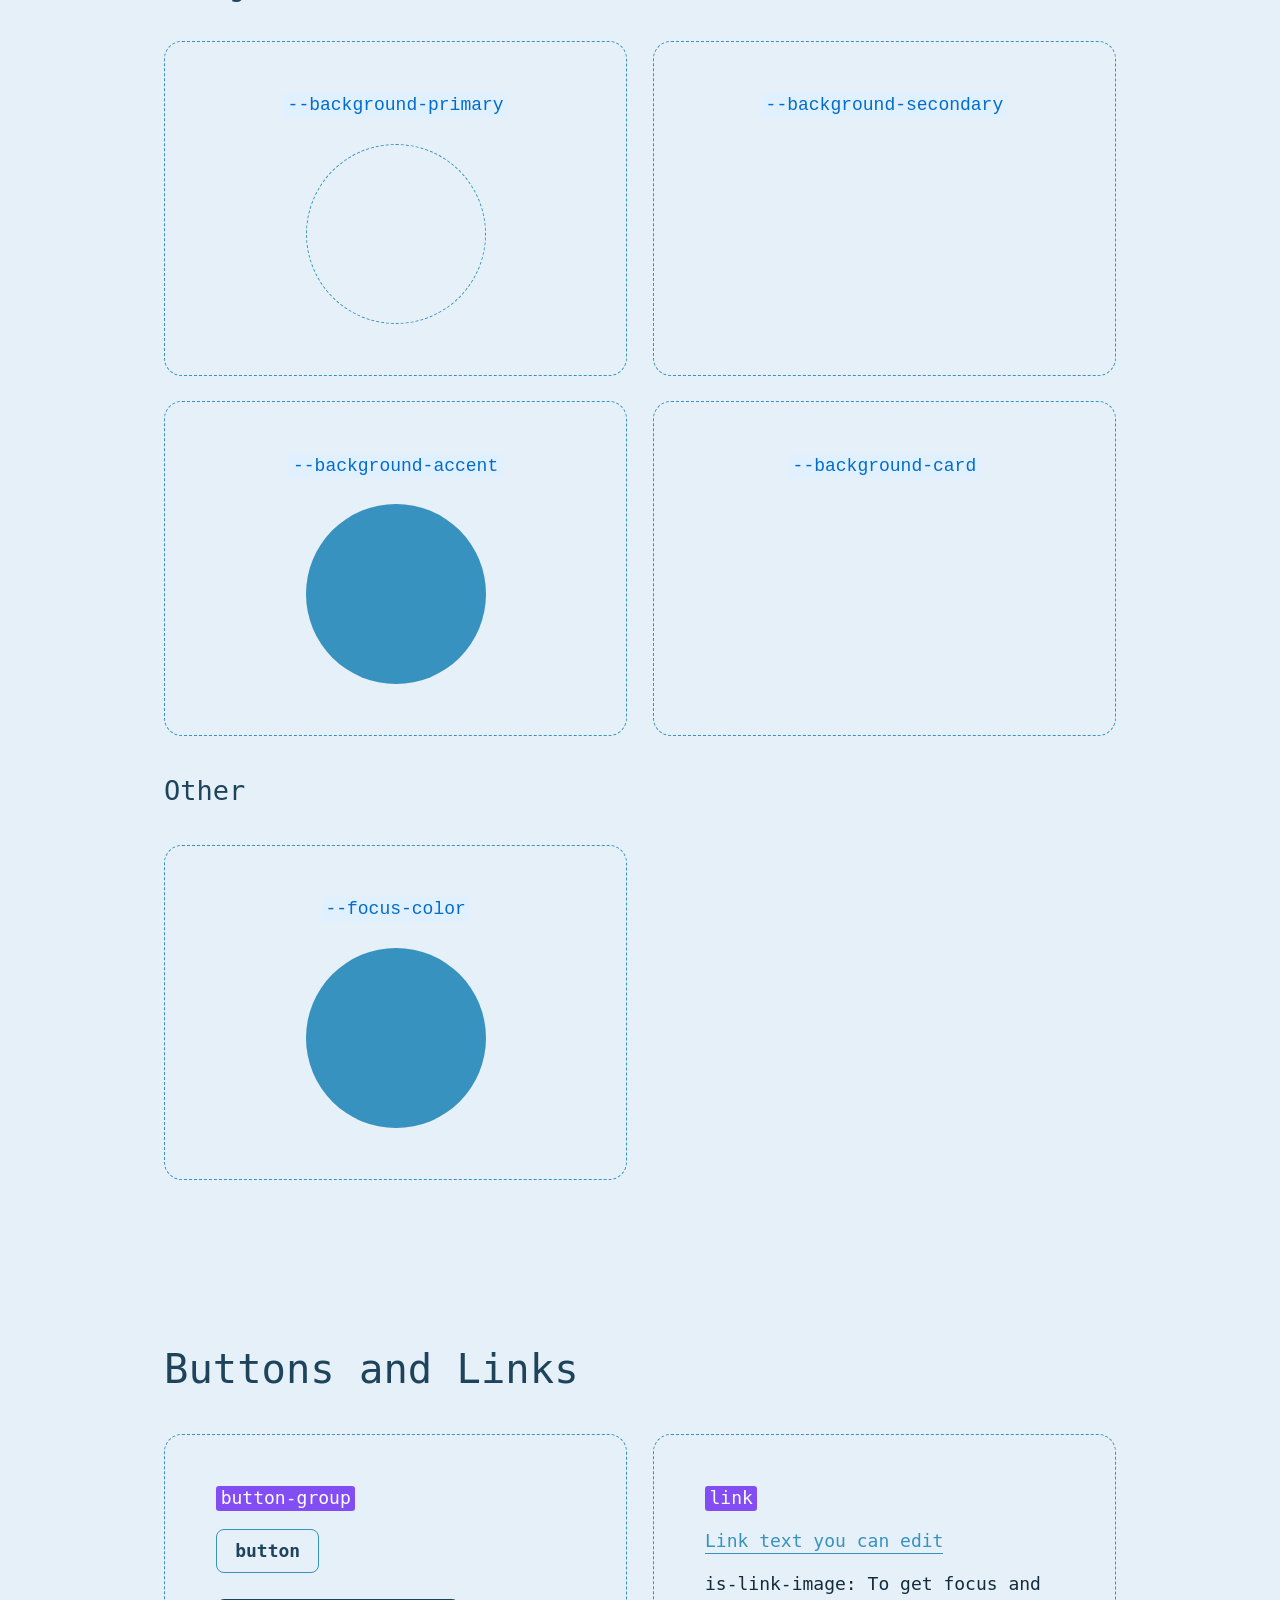
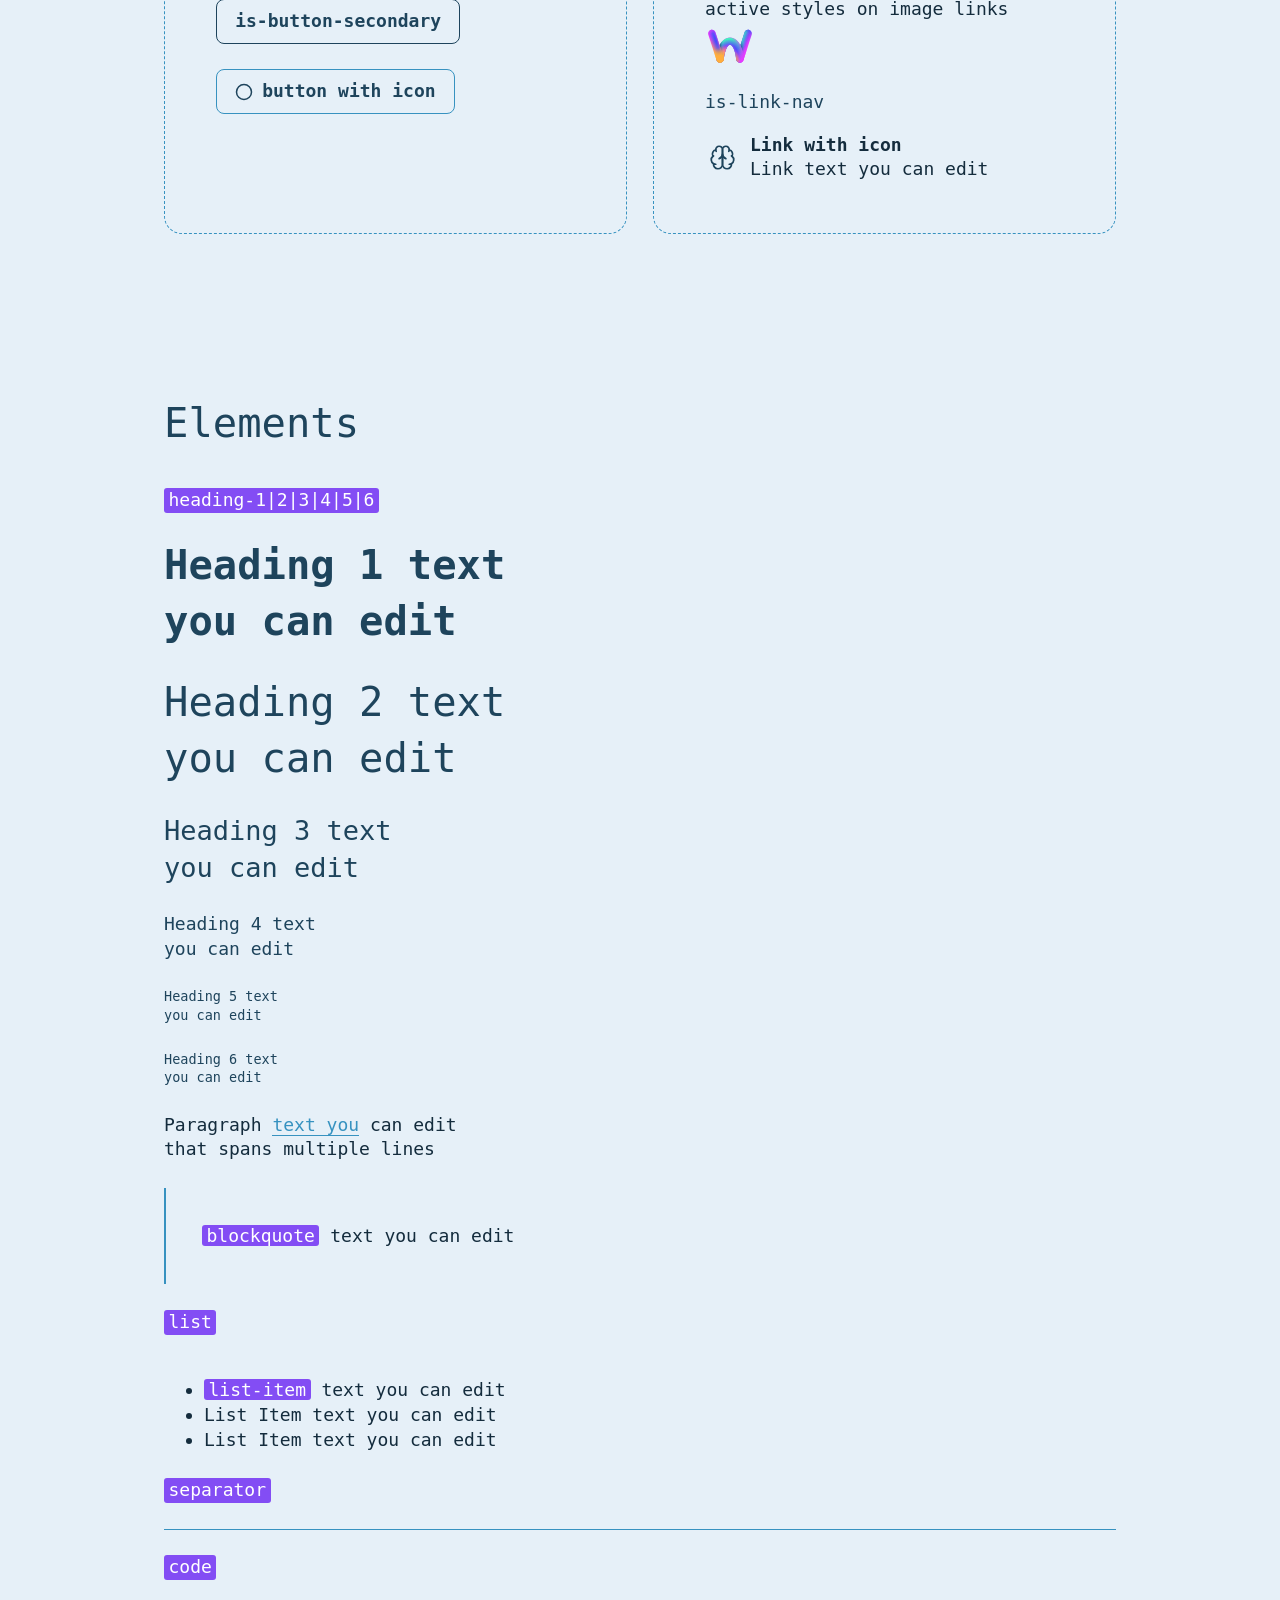
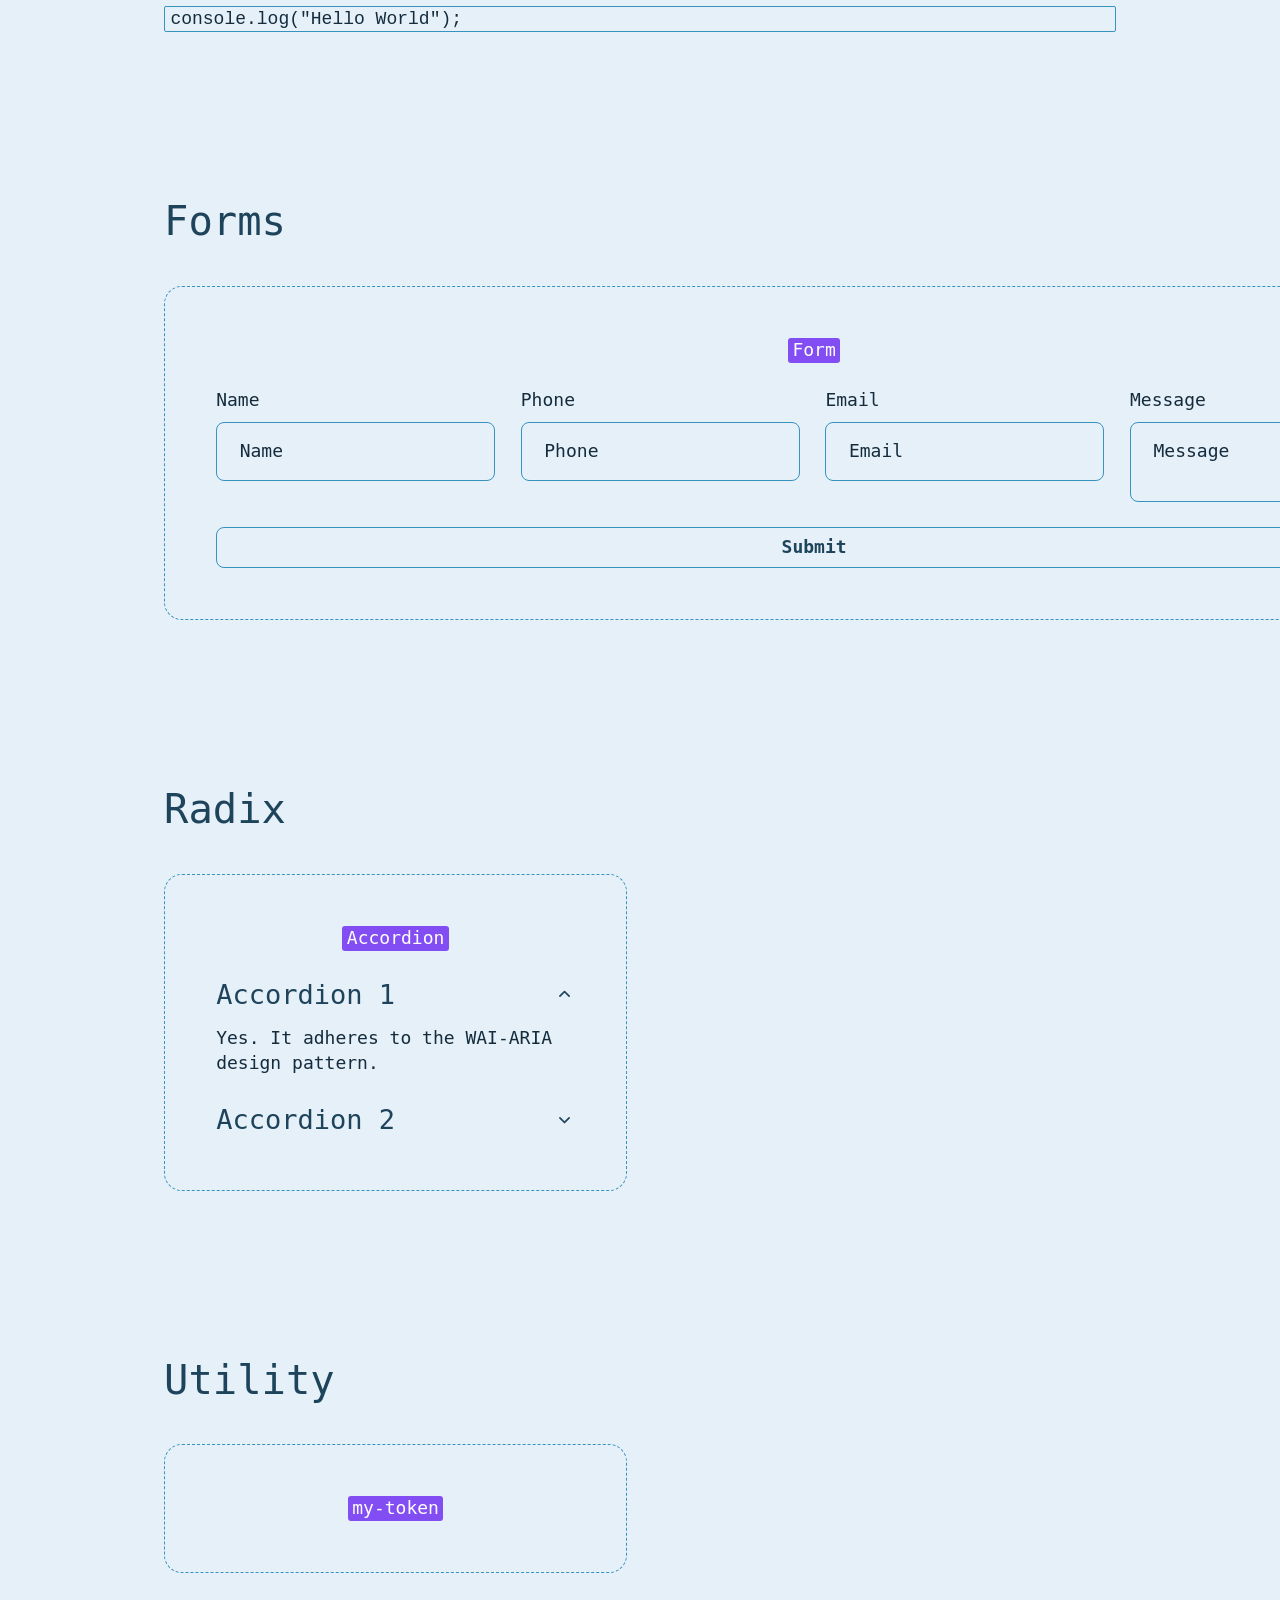
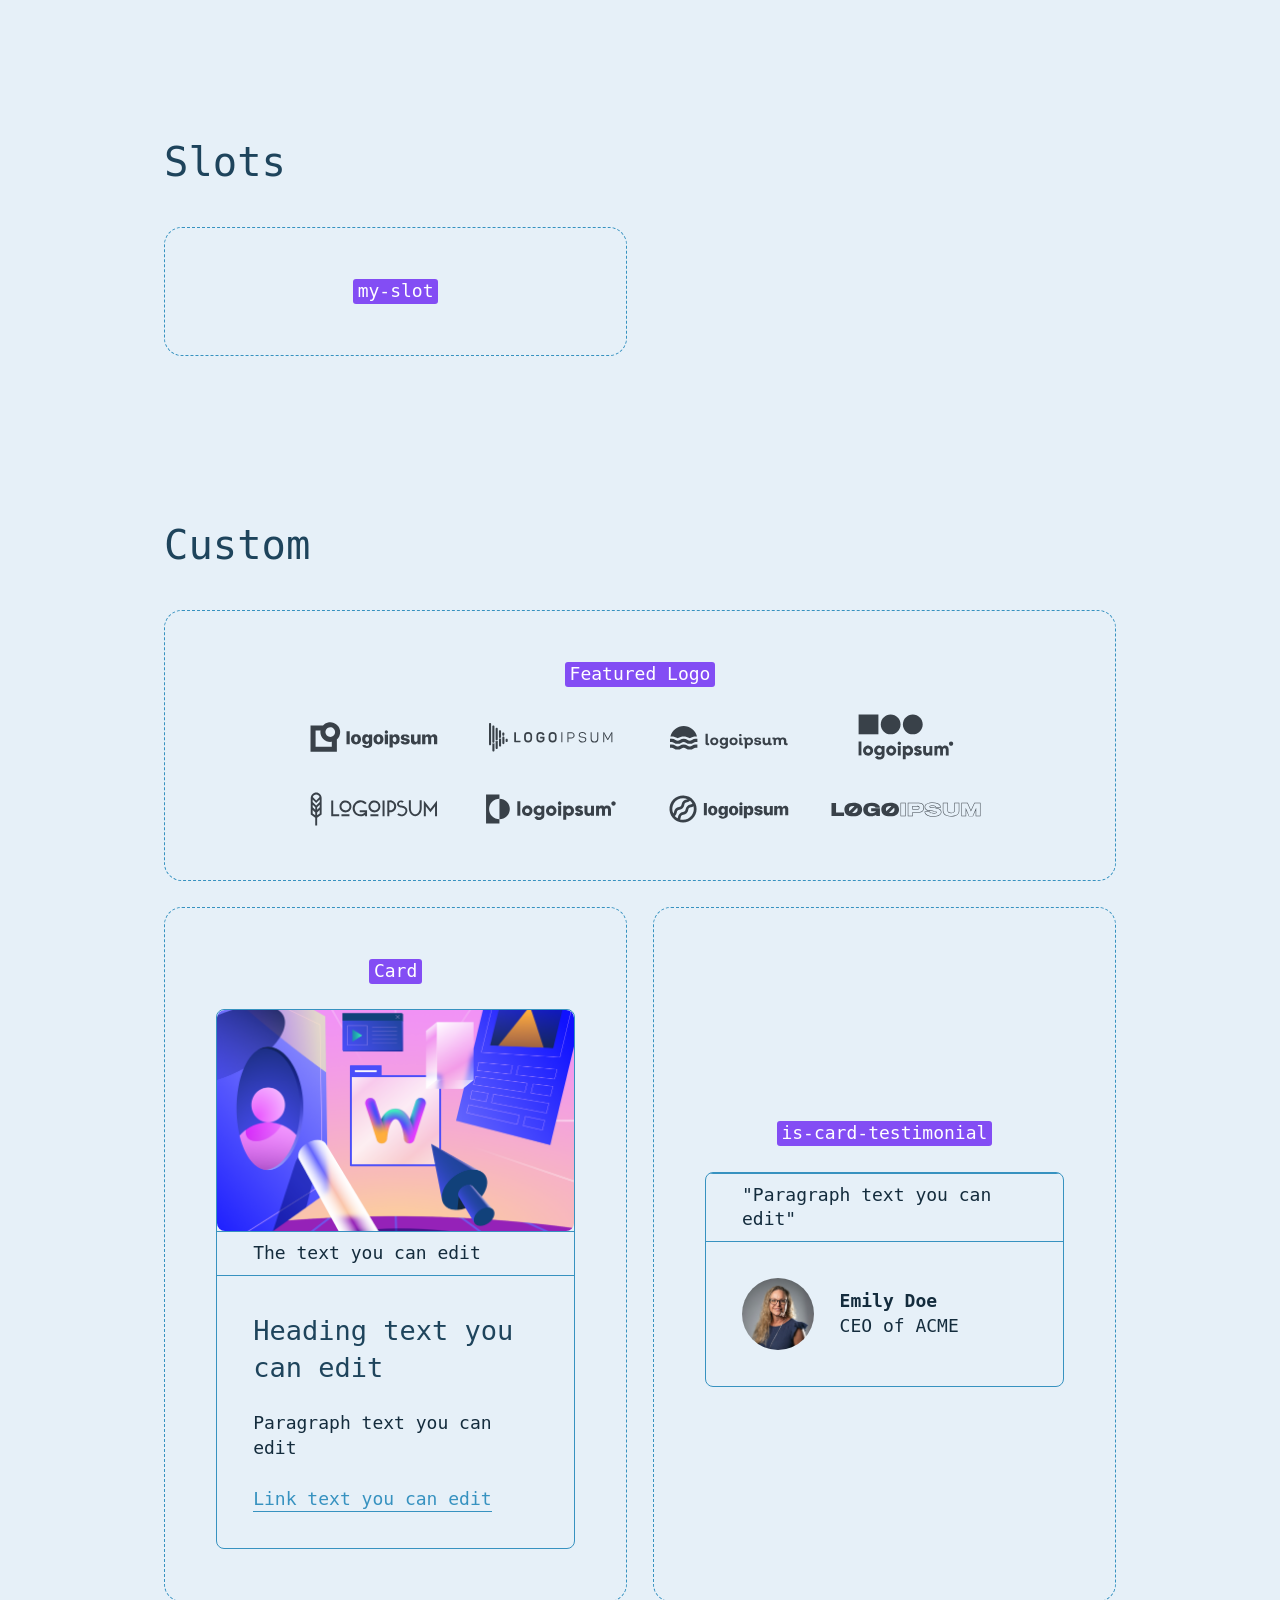
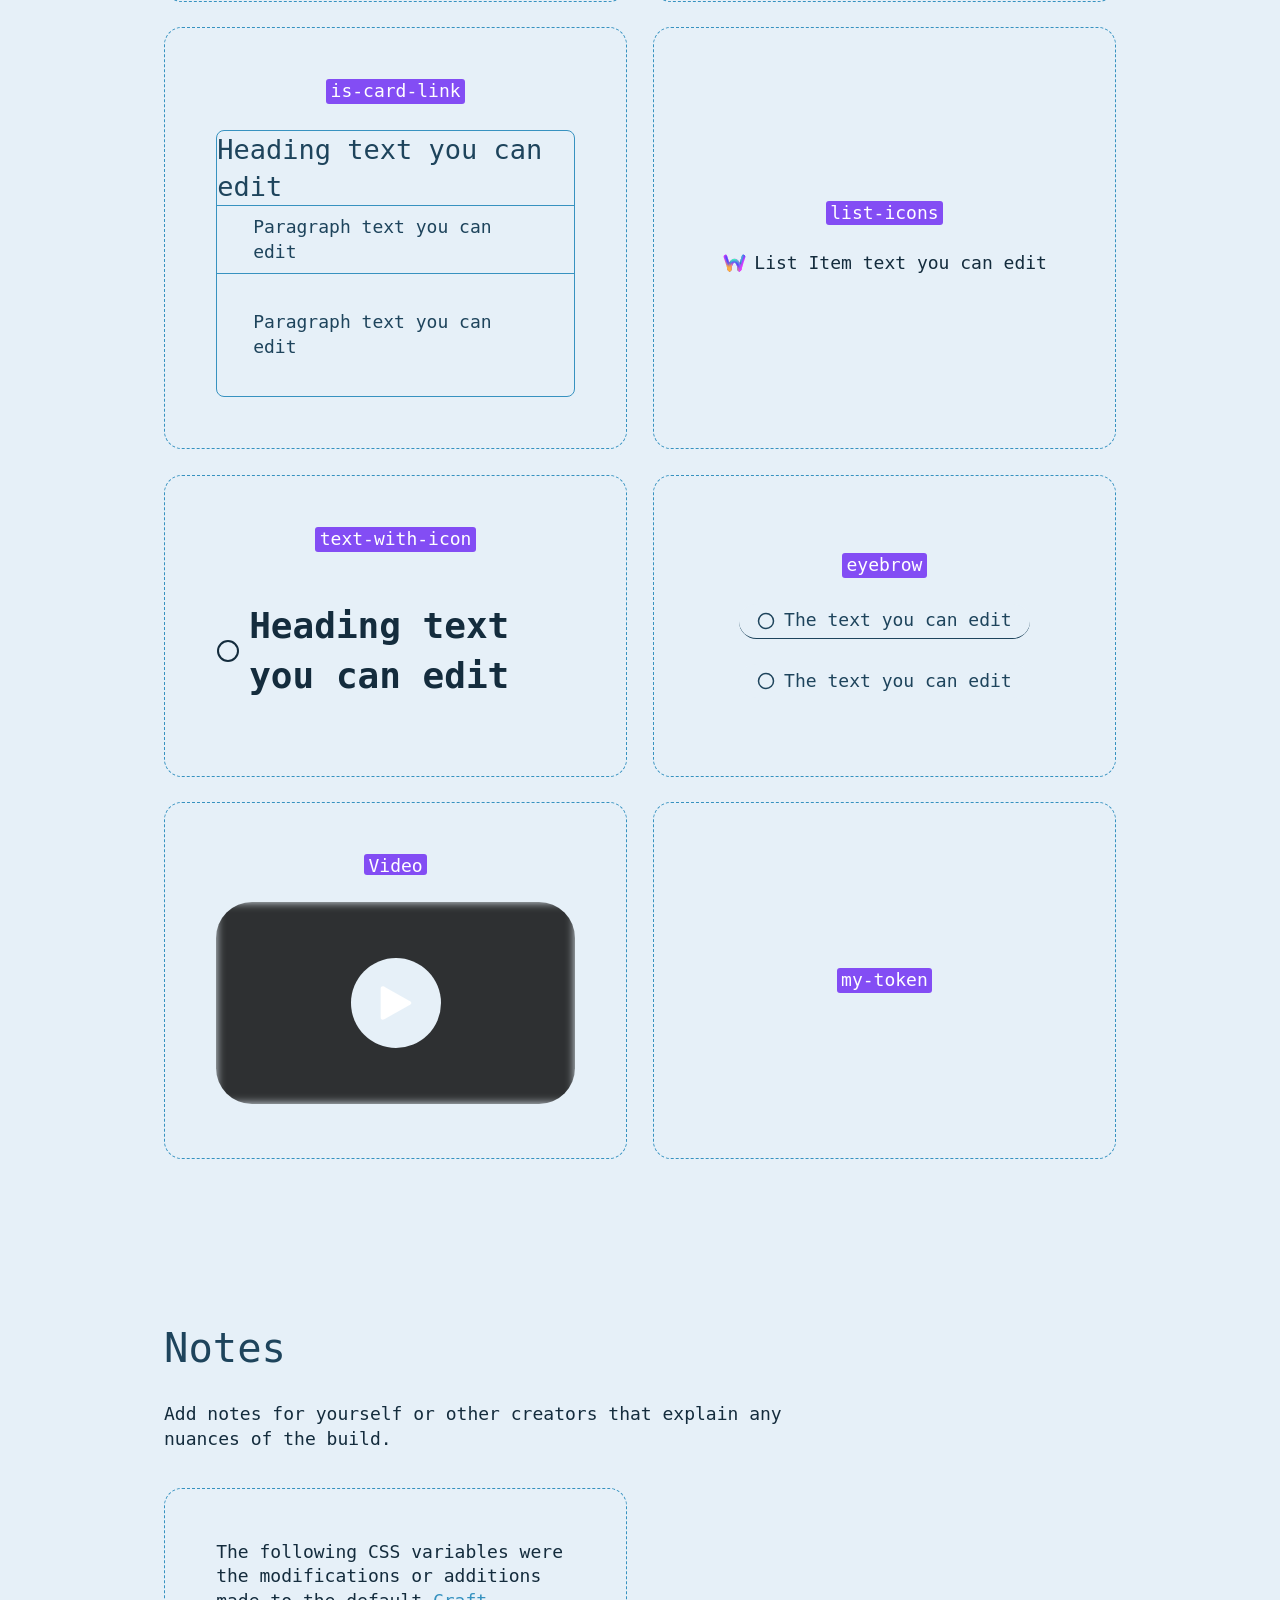
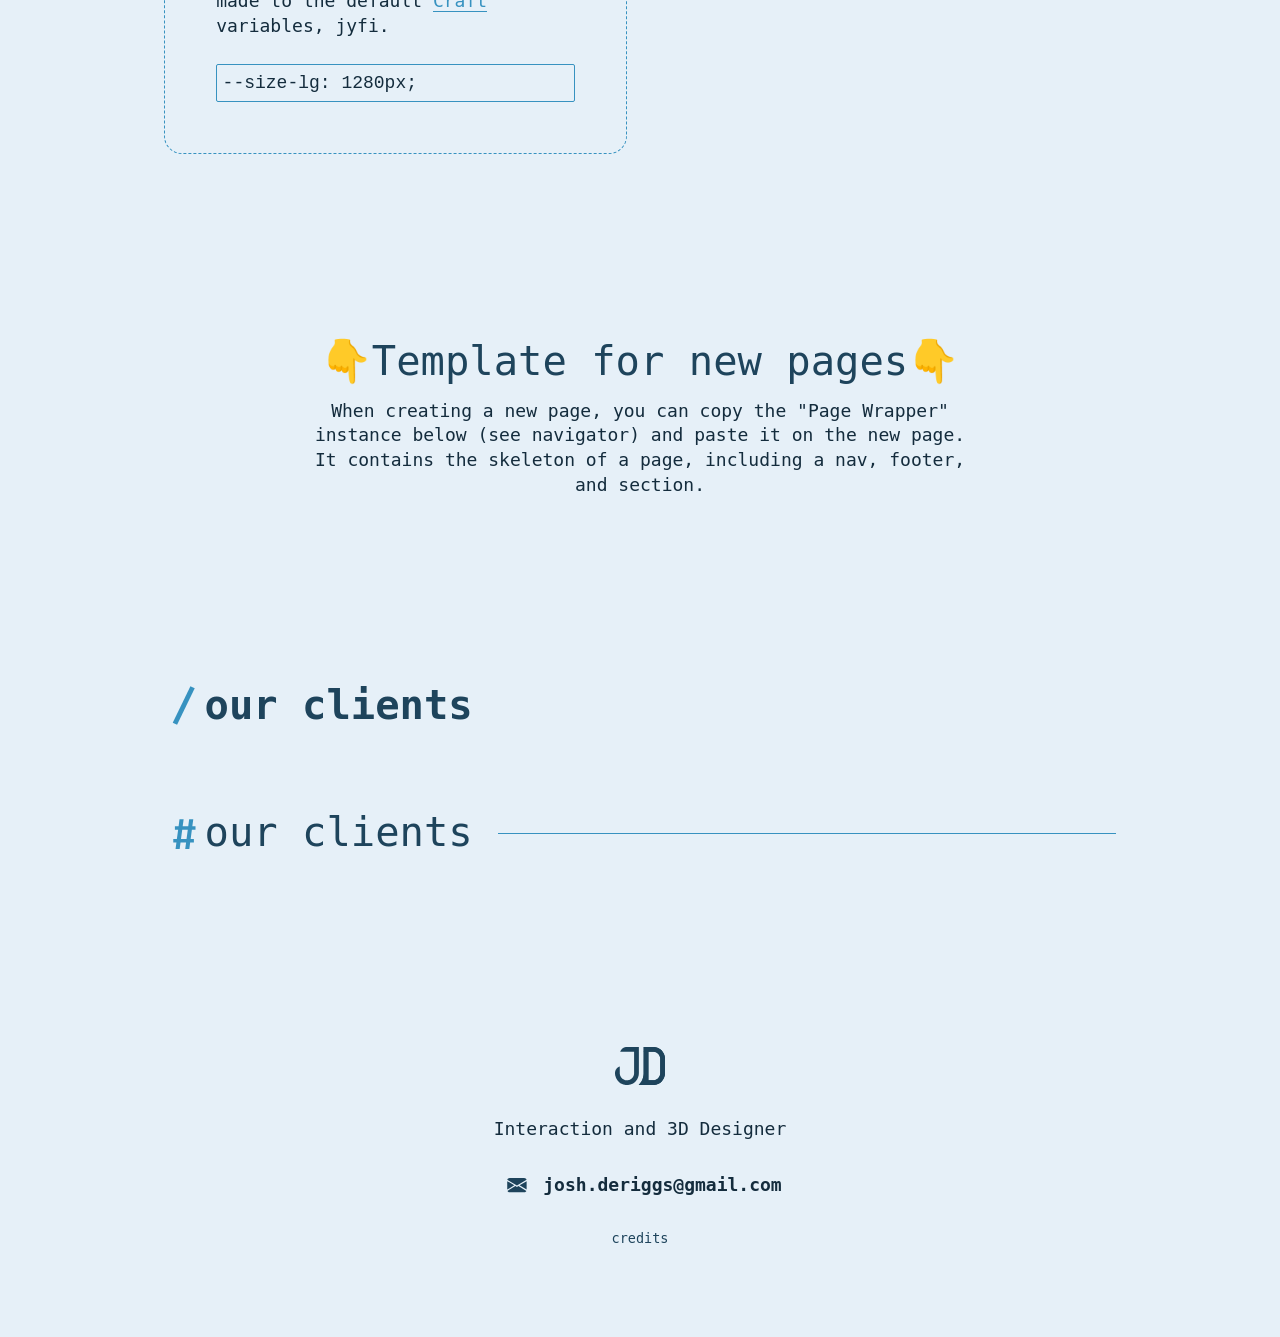
<file: style-guide/index.html>
<!doctype html>
<html
  lang="en"
  data-ws-project="29639584-5099-4875-854f-e07596762705"
  data-ws-last-published="2026-05-25T19:20:00.568Z"
>
  <head>
    <link
      rel="stylesheet"
      type="text/css"
      href="/assets/static/app_generated_index-6937cd5a.byY-u2m8.css"
    />
    <meta charset="UTF-8" />
    <meta name="viewport" content="width=device-width,initial-scale=1" />
    <link
      rel="preload"
      as="image"
      imagesrcset="/assets/WorkLogo-web_jeY3u6V623JEtZqwNbH44.svg 16w, /assets/WorkLogo-web_jeY3u6V623JEtZqwNbH44.svg 32w, /assets/WorkLogo-web_jeY3u6V623JEtZqwNbH44.svg 48w, /assets/WorkLogo-web_jeY3u6V623JEtZqwNbH44.svg 64w, /assets/WorkLogo-web_jeY3u6V623JEtZqwNbH44.svg 96w, /assets/WorkLogo-web_jeY3u6V623JEtZqwNbH44.svg 128w"
      imagesizes="100vw"
    />
    <link rel="icon" href="/assets/logo_r1qaJQiri6sK3rPyq-Sar.svg" />
    <link
      rel="preload"
      href="/assets/logo_r1qaJQiri6sK3rPyq-Sar.svg"
      as="image"
    />
    <meta property="og:url" content="https://url/style-guide" />
    <meta property="og:title" content="Untitled" />
    <meta property="og:type" content="website" />
    <meta name="robots" content="noindex, nofollow" />
    <meta property="twitter:card" content="summary_large_image" />
    <title>Untitled</title>
  </head>
  <body id="top" class="w-body">
    <div class="w-box cna0hdz c1mzb2kd">
      <div
        class="w-box c1357293 c9jnjeu czr2pxy c155uc7w cry9bxc c1lfjoq7 c1778y6x c1wt8a7g c11ykhog c1kt5iwx c1fd0kk1 c11gzs80"
      >
        <div class="w-box cry9bxc c1lfjoq7 c1z0l37u c1ml0hr7 cbmc0x9">
          <h1
            class="w-heading c1cb3y4c c32myit cwrra4i cizucda c11nr3ex c1dhz37v"
          >
            Style Guide
          </h1>
          <div class="w-text c1nkzcyu c91x88d">Craft Version 1.0</div>
          <p class="w-paragraph cz5g8eb c1nkzcyu">
            Here is the community style guide according to
            <a
              href="https://docs.webstudio.is/university/craft"
              target="_blank"
              class="w-rich-text-link chbermr cld4m44 cgrhyqg ccg2arl c1u0w1c2 c1jdbdk1 c13xeq47 cyarius c135vpv5 c1kz4bsi cy8j7mm c1hwbdwo c10mz0pn cw409oe cj9wdjl c1er9g7j c1hh9fvj cl60rel czukzo6 c1223h70 ck31cl2 c15li9yt c1x1ucwy csba0v1 c7rxj2g c8ksia9 cnqrsxi"
              >Craft</a
            >, the recommended starting point for Webstudio Projects.
            <a
              href="https://docs.webstudio.is/university/foundations/css-variables"
              target="_blank"
              class="w-rich-text-link chbermr cld4m44 cgrhyqg ccg2arl c1u0w1c2 c1jdbdk1 c13xeq47 cyarius c135vpv5 c1kz4bsi cy8j7mm c1hwbdwo c10mz0pn cw409oe cj9wdjl c1er9g7j c1hh9fvj cl60rel czukzo6 c1223h70 ck31cl2 c15li9yt c1x1ucwy csba0v1 c7rxj2g c8ksia9 cnqrsxi"
              >CSS variables</a
            >
            containing colors, sizes, and more are on the Global Root.
          </p>
        </div>
        <div
          id="layout"
          class="w-box cry9bxc c1lfjoq7 cdq89vd c1tcoltv c1778y6x"
        >
          <div class="w-box cry9bxc c1lfjoq7 c1z0l37u c1ml0hr7 cbmc0x9">
            <h2 class="w-heading c1dxq9cf cy1haag c32myit cwrra4i c12y6bqh">
              Layout
            </h2>
          </div>
          <div class="w-box copqmak c9sypx0 c1w3ahi2 c3zdkj3 c1lcvbhc">
            <div
              class="w-box c12n5uks csb0ifw cg5j03k c8od1c4 cry9bxc c1qyy4dh ct02u4h cna0hdz c1mzb2kd c1vaudkt cci8rp4 c1fhkm63 clv8gve c1lfjoq7 cll3pt2 c1gy5yet c1qdn8k2"
            >
              <div
                class="w-text c13hpgo3 cbvffy can94pj c1p3n7hw c1qom380 c1pn4vw7 cczo11 c1tnvyeo c1pm51o8 c18tatc1"
              >
                section
              </div>
            </div>
            <div
              class="w-box c12n5uks csb0ifw cg5j03k c8od1c4 cry9bxc c1778y6x c1wt8a7g c2keyc8 cnkorcr c1fd0kk1 c11gzs80 c1fhkm63 clv8gve c1lfjoq7 c1s46o9r cdczzub c1357293 c9jnjeu czr2pxy c155uc7w c1qdn8k2"
            >
              <div
                class="w-text c13hpgo3 cbvffy can94pj c1p3n7hw c1qom380 c1pn4vw7 cczo11 c1tnvyeo c1pm51o8 c18tatc1"
              >
                container
              </div>
            </div>
            <div
              class="w-box c12n5uks csb0ifw cg5j03k c8od1c4 cry9bxc c1778y6x c1wt8a7g c2keyc8 cnkorcr c1fd0kk1 c11gzs80 c1fhkm63 clv8gve c1lfjoq7 c1s46o9r cdczzub c1357293 c9jnjeu czr2pxy c155uc7w c1qdn8k2"
            >
              <div
                class="w-text c13hpgo3 cbvffy can94pj c1p3n7hw c1qom380 c1pn4vw7 cczo11 c1tnvyeo c1pm51o8 c18tatc1"
              >
                Header
              </div>
              <div
                class="w-box cry9bxc c1lxiyww ct8c5y2 c10zkoym c1qyy4dh c1wt8a7g czr2pxy c1e2b3ev"
              >
                <h2
                  class="w-heading c1dxq9cf cy1haag c32myit cwrra4i c12y6bqh c74kosi c1qom380 cry9bxc c1qyy4dh c1wt8a7g c181tpuq c1ns98mi cavd3zn c8q0msf c5m8ase clv8gve c1dhz37v"
                >
                  <div
                    class="w-html-embed cpp0nin csru8nn chfywbe cggknj7 c12sm2j2"
                  >
                    <svg
                      width="100%"
                      height="100%"
                      viewBox="0 0 17 23"
                      fill="none"
                      xmlns="http://www.w3.org/2000/svg"
                    >
                      <path
                        d="M14.072 8.52L13.176 15.32H15.544V17.88H12.824L12.168 23H9.16L9.832 17.88H5.784L5.112 23H2.104L2.776 17.88H0.488V15.32H3.112L4.04 8.52H1.672V5.944H4.376L5.032 0.919998H8.056L7.352 5.944H11.416L12.088 0.919998H15.096L14.408 5.944H16.728V8.52H14.072ZM6.12 15.32H10.168L11.08 8.52H7.016L6.12 15.32Z"
                        fill="currentColor"
                      ></path>
                    </svg>
                  </div>
                  <span class="w-text">Our Clients</span>
                </h2>
                <hr class="w-separator cx27rqy czr2pxy c32myit cwrra4i" />
              </div>
            </div>
            <div
              class="w-box c12n5uks csb0ifw cg5j03k c8od1c4 copqmak c1vrexag ct02u4h c1fhkm63 clv8gve c1lfjoq7 c10zkoym ct8c5y2 c1f64byh co2qwzx c1qdn8k2 c1g7fxd7 cx6c9kw c174sw29"
            >
              <div class="w-box c7rvndl c2w8hv4">
                <div class="w-text">grid</div>
              </div>
              <div class="w-box">
                <p class="w-paragraph">
                  Grid quickly provides the properties to create a grid. Once
                  added, switch over to Local and type in your template columns.
                </p>
              </div>
              <div class="w-box">
                <p class="w-paragraph">
                  Note, grid turns into flex on 767. This is because grid
                  children may use start/end columns and would require us to
                  reset each one manually on mobile. By setting the parent to
                  flex, those values are ignored.
                </p>
              </div>
            </div>
          </div>
        </div>
        <div
          id="colors"
          class="w-box cry9bxc c1lfjoq7 cdq89vd c1tcoltv c1778y6x"
        >
          <div class="w-box cry9bxc c1lfjoq7 c1z0l37u c1ml0hr7 cbmc0x9">
            <h2 class="w-heading c1dxq9cf cy1haag c32myit cwrra4i c12y6bqh">
              Colors
            </h2>
            <p class="w-paragraph c91x88d c1rco612">
              Change these values on the Global Root. It&#x27;s best practice to
              map semantic variables such as
              <span
                class="w-text-1 c2i0393 c19evryj cntnubm c16hrg7f c12vy3a5 cuwcd3w c182r5t9 c27bbqk"
                >--foreground-primary</span
              >
              to another variable such as
              <span
                class="w-text-1 c2i0393 c19evryj cntnubm c16hrg7f c12vy3a5 cuwcd3w c182r5t9 c27bbqk"
                >--gray-10</span
              >.
            </p>
          </div>
          <h3 class="w-heading cuoke4w cy1haag c32myit cwrra4i c12y6bqh">
            Foreground
          </h3>
          <div class="w-box copqmak c1f64byh c1w3ahi2 c3zdkj3 c1lcvbhc">
            <div
              class="w-box c12n5uks csb0ifw cg5j03k c8od1c4 cry9bxc c1qyy4dh ct02u4h c1fhkm63 clv8gve c1lfjoq7 cll3pt2 c1gy5yet c1qdn8k2 c1g7fxd7"
            >
              <div
                class="w-text c1oa4dlv cbvffy can94pj cjid75y c1qom380 c1pn4vw7 cczo11 c1tnvyeo c1pm51o8 c18tatc1 c16x0h2l"
              >
                --foreground-primary
              </div>
              <div
                class="w-box cagnu3j c1cx42qj c1nj04wn c1nitjp7 c195lvp6 c1hr6a6t c1s9lq31 c12y6bqh c6pvryr"
              ></div>
            </div>
            <div
              class="w-box c12n5uks csb0ifw cg5j03k c8od1c4 cry9bxc c1qyy4dh ct02u4h c1fhkm63 clv8gve c1lfjoq7 cll3pt2 c1gy5yet c1qdn8k2 c1g7fxd7"
            >
              <div
                class="w-text c1oa4dlv cbvffy can94pj cjid75y c1qom380 c1pn4vw7 cczo11 c1tnvyeo c1pm51o8 c18tatc1 c16x0h2l"
              >
                --foreground-secondary
              </div>
              <div
                class="w-box cagnu3j c1cx42qj c1nj04wn c1nitjp7 c195lvp6 c1hr6a6t c1s9lq31 c1bd9ep2 c1qdn8k2"
              ></div>
            </div>
            <div
              class="w-box c12n5uks csb0ifw cg5j03k c8od1c4 cry9bxc c1qyy4dh ct02u4h c1fhkm63 clv8gve c1lfjoq7 cll3pt2 c1gy5yet c1qdn8k2 c1g7fxd7"
            >
              <div
                class="w-text c1oa4dlv cbvffy can94pj cjid75y c1qom380 c1pn4vw7 cczo11 c1tnvyeo c1pm51o8 c18tatc1 c16x0h2l"
              >
                --foreground-accent
              </div>
              <div
                class="w-box cagnu3j c1cx42qj c1nj04wn c1nitjp7 c195lvp6 c1hr6a6t c1s9lq31 cpp0nin c6pvryr"
              ></div>
            </div>
            <div
              class="w-box c12n5uks csb0ifw cg5j03k c8od1c4 cry9bxc c1qyy4dh ct02u4h c1fhkm63 clv8gve c1lfjoq7 cll3pt2 c1gy5yet c1qdn8k2 c1g7fxd7"
            >
              <div
                class="w-text c1oa4dlv cbvffy can94pj cjid75y c1qom380 c1pn4vw7 cczo11 c1tnvyeo c1pm51o8 c18tatc1 c16x0h2l"
              >
                --foreground-muted
              </div>
              <div
                class="w-box cagnu3j c1cx42qj c1nj04wn c1nitjp7 c195lvp6 c1hr6a6t c1s9lq31 czt9u4x c6pvryr"
              ></div>
            </div>
            <div
              class="w-box c12n5uks csb0ifw cg5j03k c8od1c4 cry9bxc c1qyy4dh ct02u4h c1fhkm63 clv8gve c1lfjoq7 cll3pt2 c1gy5yet c1qdn8k2 c1g7fxd7"
            >
              <div
                class="w-text c1oa4dlv cbvffy can94pj cjid75y c1qom380 c1pn4vw7 cczo11 c1tnvyeo c1pm51o8 c18tatc1 c16x0h2l"
              >
                --foreground-border
              </div>
              <div
                class="w-box cagnu3j c1cx42qj c1nj04wn c1nitjp7 c195lvp6 c1hr6a6t c1s9lq31 cchda18 c6pvryr"
              ></div>
            </div>
          </div>
          <h3 class="w-heading cuoke4w cy1haag c32myit cwrra4i c12y6bqh">
            Background
          </h3>
          <div class="w-box copqmak c1f64byh c1w3ahi2 c3zdkj3 c1lcvbhc">
            <div
              class="w-box c12n5uks csb0ifw cg5j03k c8od1c4 cry9bxc c1qyy4dh ct02u4h c1fhkm63 clv8gve c1lfjoq7 cll3pt2 c1gy5yet c1qdn8k2 c1g7fxd7"
            >
              <div
                class="w-text c1oa4dlv cbvffy can94pj cjid75y c1qom380 c1pn4vw7 cczo11 c1tnvyeo c1pm51o8 c18tatc1 c16x0h2l"
              >
                --background-primary
              </div>
              <div
                class="w-box cagnu3j c1cx42qj c1nj04wn c1nitjp7 c195lvp6 c1hr6a6t c1s9lq31 cvgv9nf c1qdn8k2"
              ></div>
            </div>
            <div
              class="w-box c12n5uks csb0ifw cg5j03k c8od1c4 cry9bxc c1qyy4dh ct02u4h c1fhkm63 clv8gve c1lfjoq7 cll3pt2 c1gy5yet c1qdn8k2 c1g7fxd7"
            >
              <div
                class="w-text c1oa4dlv cbvffy can94pj cjid75y c1qom380 c1pn4vw7 cczo11 c1tnvyeo c1pm51o8 c18tatc1 c16x0h2l"
              >
                --background-secondary
              </div>
              <div
                class="w-box cagnu3j c1cx42qj c1nj04wn c1nitjp7 c195lvp6 c1hr6a6t c1s9lq31 c1llqm3g c6pvryr"
              ></div>
            </div>
            <div
              class="w-box c12n5uks csb0ifw cg5j03k c8od1c4 cry9bxc c1qyy4dh ct02u4h c1fhkm63 clv8gve c1lfjoq7 cll3pt2 c1gy5yet c1qdn8k2 c1g7fxd7"
            >
              <div
                class="w-text c1oa4dlv cbvffy can94pj cjid75y c1qom380 c1pn4vw7 cczo11 c1tnvyeo c1pm51o8 c18tatc1 c16x0h2l"
              >
                --background-accent
              </div>
              <div
                class="w-box cagnu3j c1cx42qj c1nj04wn c1nitjp7 c195lvp6 c1hr6a6t c1s9lq31 c1iv8y8b c6pvryr"
              ></div>
            </div>
            <div
              class="w-box c12n5uks csb0ifw cg5j03k c8od1c4 cry9bxc c1qyy4dh ct02u4h c1fhkm63 clv8gve c1lfjoq7 cll3pt2 c1gy5yet c1qdn8k2 c1g7fxd7"
            >
              <div
                class="w-text c1oa4dlv cbvffy can94pj cjid75y c1qom380 c1pn4vw7 cczo11 c1tnvyeo c1pm51o8 c18tatc1 c16x0h2l"
              >
                --background-card
              </div>
              <div
                class="w-box cagnu3j c1cx42qj c1nj04wn c1nitjp7 c195lvp6 c1hr6a6t c1s9lq31 cow0ixc c6pvryr"
              ></div>
            </div>
          </div>
          <h3 class="w-heading cuoke4w cy1haag c32myit cwrra4i c12y6bqh">
            Other
          </h3>
          <div class="w-box copqmak c1f64byh c1w3ahi2 c3zdkj3 c1lcvbhc">
            <div
              class="w-box c12n5uks csb0ifw cg5j03k c8od1c4 cry9bxc c1qyy4dh ct02u4h c1fhkm63 clv8gve c1lfjoq7 cll3pt2 c1gy5yet c1qdn8k2 c1g7fxd7"
            >
              <div
                class="w-text c1oa4dlv cbvffy can94pj cjid75y c1qom380 c1pn4vw7 cczo11 c1tnvyeo c1pm51o8 c18tatc1 c16x0h2l"
              >
                --focus-color
              </div>
              <div
                class="w-box cagnu3j c1cx42qj c1nj04wn c1nitjp7 c195lvp6 c1hr6a6t c1s9lq31 c17o0p2u c6pvryr"
              ></div>
            </div>
          </div>
        </div>
        <div
          id="links-buttons"
          class="w-box cry9bxc c1lfjoq7 cdq89vd c1tcoltv c1778y6x"
        >
          <div class="w-box cry9bxc c1lfjoq7 c1z0l37u c1ml0hr7 cbmc0x9">
            <h2 class="w-heading c1dxq9cf cy1haag c32myit cwrra4i c12y6bqh">
              Buttons and Links
            </h2>
          </div>
          <div class="w-box copqmak c1f64byh c1w3ahi2 c3zdkj3 c1lcvbhc">
            <div
              class="w-box c12n5uks csb0ifw cg5j03k c8od1c4 cry9bxc c16xs6ny c1wt8a7g c1fhkm63 clv8gve c1lfjoq7 c133lpx4 c14u5o53 c1qdn8k2 c1g7fxd7"
            >
              <div
                class="w-text c13hpgo3 cbvffy can94pj c1p3n7hw c1qom380 c1pn4vw7 cczo11 c1tnvyeo c1pm51o8 c18tatc1"
              >
                button-group
              </div>
              <div
                class="w-box cry9bxc c1qyy4dh c1wt8a7g c10zkoym ct8c5y2 c15cml01"
              >
                <a
                  class="w-link c12y6bqh c1e7helk c13b531o c1my01bv c14z1eqr c1ktl1y1 c135vpv5 csru8nn c1qyy4dh ct02u4h c1md20bl c1e892th c1qom380 c1cb3y4c c1nwyims ci4ohfa c1dns89f cwc6hbl c11r52nx cr8yqfm c1ufwdzl c5blvcv cml0h3f c19mhsau cl60rel czukzo6 c8ksia9 cnqrsxi c8g2o8g c1mk6p8z"
                  href="#"
                  ><span class="w-text">button</span></a
                ><a
                  class="w-link c15dw1qs c1e7helk c13b531o c1my01bv c14z1eqr c1ktl1y1 c135vpv5 csru8nn c1qyy4dh ct02u4h c1md20bl c1e892th c1qom380 c1cb3y4c c1nwyims ci4ohfa c1dns89f cwc6hbl c11r52nx cr8yqfm c1ufwdzl c5blvcv cml0h3f ckz5c6u cl60rel czukzo6 c8ksia9 cnqrsxi c8g2o8g c1mk6p8z"
                  href="#"
                  >is-button-secondary</a
                ><a
                  class="w-link c12y6bqh c1e7helk c13b531o c1my01bv c14z1eqr c1ktl1y1 c135vpv5 csru8nn c1qyy4dh ct02u4h c1md20bl c1e892th c1qom380 c1cb3y4c c1nwyims ci4ohfa c1dns89f cwc6hbl c11r52nx cr8yqfm c1ufwdzl c5blvcv cml0h3f c19mhsau cl60rel czukzo6 c8ksia9 cnqrsxi c8g2o8g c1mk6p8z"
                  href="#"
                  ><div
                    class="w-html-embed csru8nn ch2prsz cg4iiql c1qyy4dh ct02u4h"
                  >
                    <svg
                      xmlns="http://www.w3.org/2000/svg"
                      width="24"
                      height="24"
                      viewBox="0 0 24 24"
                      fill="none"
                      stroke="currentColor"
                      stroke-width="2"
                      stroke-linecap="round"
                      stroke-linejoin="round"
                    >
                      <circle cx="12" cy="12" r="10"></circle>
                    </svg>
                  </div>
                  <span class="w-text">button with icon</span></a
                >
              </div>
            </div>
            <div
              class="w-box c12n5uks csb0ifw cg5j03k c8od1c4 cry9bxc c16xs6ny c1wt8a7g c1fhkm63 clv8gve c1lfjoq7 c133lpx4 c14u5o53 c1qdn8k2 c1g7fxd7"
            >
              <div
                class="w-text c13hpgo3 cbvffy can94pj c1p3n7hw c1qom380 c1pn4vw7 cczo11 c1tnvyeo c1pm51o8 c18tatc1"
              >
                link
              </div>
              <a
                class="w-link chbermr cld4m44 cgrhyqg ccg2arl c1u0w1c2 c1jdbdk1 c13xeq47 cyarius c135vpv5 c1kz4bsi cy8j7mm c1hwbdwo c10mz0pn cw409oe cj9wdjl c1er9g7j c1hh9fvj cl60rel czukzo6 c1223h70 ck31cl2 c15li9yt c1x1ucwy csba0v1 c7rxj2g c8ksia9 cnqrsxi"
                href="#"
                >Link text you can edit</a
              >
              <div class="w-box">
                <div class="w-text">
                  is-link-image: To get focus and active styles on image links
                </div>
                <a
                  class="w-link chbermr cld4m44 cgrhyqg ccg2arl c1u0w1c2 c1jdbdk1 c13xeq47 c1m1praz c135vpv5 c1l0vha7 csyy8v5 c1bc2i7x c17r8x7j cw409oe cj9wdjl c1er9g7j c1hh9fvj cl60rel czukzo6 c1223h70 c4j0o1n c15li9yt c1x1ucwy csba0v1 c7rxj2g c8ksia9 cnqrsxi"
                  href="#"
                  ><img
                    alt=""
                    width="50"
                    height="50"
                    src="/assets/logo_r1qaJQiri6sK3rPyq-Sar.svg"
                    class="w-image"
                    sizes="100vw"
                    srcset="
                      /assets/logo_r1qaJQiri6sK3rPyq-Sar.svg  16w,
                      /assets/logo_r1qaJQiri6sK3rPyq-Sar.svg  32w,
                      /assets/logo_r1qaJQiri6sK3rPyq-Sar.svg  48w,
                      /assets/logo_r1qaJQiri6sK3rPyq-Sar.svg  64w,
                      /assets/logo_r1qaJQiri6sK3rPyq-Sar.svg  96w,
                      /assets/logo_r1qaJQiri6sK3rPyq-Sar.svg 128w
                    "
                    decoding="async"
                    loading="lazy"
                /></a>
              </div>
              <a
                class="w-link c12y6bqh csru8nn cgrhyqg ccg2arl c1u0w1c2 c1jdbdk1 c13xeq47 cyarius c135vpv5 c1l0vha7 csyy8v5 c1bc2i7x c17r8x7j cw409oe cj9wdjl c1er9g7j c1hh9fvj ch11gwv c3d5uvm c4nlx42 c1qyy4dh ct02u4h c1e7helk c181tpuq cl60rel czukzo6 c1223h70 c4j0o1n c15li9yt c1x1ucwy csba0v1 c7rxj2g c8ksia9 cnqrsxi c12mjb61"
                href="#"
                >is-link-nav</a
              ><a
                class="w-link czt9u4x csru8nn cgrhyqg ccg2arl c1u0w1c2 c1jdbdk1 c13xeq47 cyarius c135vpv5 c1l0vha7 csyy8v5 c1bc2i7x c17r8x7j cw409oe cj9wdjl c1er9g7j c1hh9fvj c1qyy4dh c1wt8a7g cn6056e c1117wcl cz5x2lt c1mcu1jn czr2pxy cl60rel czukzo6 ckqth2g c4j0o1n c44vfqt c1e8zdxj c1xs0wst c7s1hdt c1b7r3cd c8ksia9 cnqrsxi"
                href="#"
                ><div
                  class="w-box c19acjow c1g1x4wk c1642u22 c1e9wxra c422x95 c1kectvc c18nx7en c13zjl4p cfcozna"
                >
                  <div class="w-html-embed">
                    <svg
                      xmlns="http://www.w3.org/2000/svg"
                      width="100%"
                      height="100%"
                      viewBox="0 0 24 24"
                      fill="none"
                      stroke="currentColor"
                      stroke-width="1.5"
                      stroke-linecap="round"
                      stroke-linejoin="round"
                      class="lucide lucide-brain"
                    >
                      <path
                        d="M12 5a3 3 0 1 0-5.997.125 4 4 0 0 0-2.526 5.77 4 4 0 0 0 .556 6.588A4 4 0 1 0 12 18Z"
                      ></path>
                      <path
                        d="M12 5a3 3 0 1 1 5.997.125 4 4 0 0 1 2.526 5.77 4 4 0 0 1-.556 6.588A4 4 0 1 1 12 18Z"
                      ></path>
                      <path
                        d="M15 13a4.5 4.5 0 0 1-3-4 4.5 4.5 0 0 1-3 4"
                      ></path>
                      <path d="M17.599 6.5a3 3 0 0 0 .399-1.375"></path>
                      <path d="M6.003 5.125A3 3 0 0 0 6.401 6.5"></path>
                      <path d="M3.477 10.896a4 4 0 0 1 .585-.396"></path>
                      <path d="M19.938 10.5a4 4 0 0 1 .585.396"></path>
                      <path d="M6 18a4 4 0 0 1-1.967-.516"></path>
                      <path d="M19.967 17.484A4 4 0 0 1 18 18"></path>
                    </svg>
                  </div>
                </div>
                <div class="w-box cry9bxc c1lfjoq7 c16xs6ny ce1qmkg c1mcu1jn">
                  <span class="w-text c1cb3y4c">Link with icon</span
                  ><span class="w-text czt9u4x">Link text you can edit</span>
                </div></a
              >
            </div>
          </div>
        </div>
        <div
          id="elements"
          class="w-box cry9bxc c1lfjoq7 cdq89vd c1tcoltv c1778y6x"
        >
          <div class="w-box cry9bxc c1lfjoq7 c1z0l37u c1ml0hr7 cbmc0x9">
            <h2 class="w-heading c1dxq9cf cy1haag c32myit cwrra4i c12y6bqh">
              Elements
            </h2>
          </div>
          <div class="w-box cry9bxc c1lfjoq7 c1z0l37u c1ml0hr7">
            <div
              class="w-text c13hpgo3 cbvffy can94pj c1p3n7hw c1qom380 c1pn4vw7 cczo11 c1tnvyeo c1pm51o8 c18tatc1"
            >
              heading-1|2|3|4|5|6
            </div>
            <h1
              class="w-heading c1cb3y4c c32myit cwrra4i cizucda c11nr3ex c1dhz37v"
            >
              Heading 1 text <br />you can edit
            </h1>
            <h1 class="w-heading c1dxq9cf cy1haag c32myit cwrra4i c12y6bqh">
              Heading 2 text <br />you can edit
            </h1>
            <h1 class="w-heading cuoke4w cy1haag c32myit cwrra4i c12y6bqh">
              Heading 3 text <br />you can edit
            </h1>
            <h1 class="w-heading c160atll cy1haag c32myit cwrra4i c12y6bqh">
              Heading 4 text <br />you can edit
            </h1>
            <h1 class="w-heading c1kol985 cy1haag c32myit cwrra4i c12y6bqh">
              Heading 5 text <br />you can edit
            </h1>
            <h1 class="w-heading c1kol985 cy1haag c32myit cwrra4i c12y6bqh">
              Heading 6 text <br />you can edit
            </h1>
            <p class="w-paragraph">
              Paragraph
              <a
                class="w-rich-text-link chbermr cld4m44 cgrhyqg ccg2arl c1u0w1c2 c1jdbdk1 c13xeq47 cyarius c135vpv5 c1kz4bsi cy8j7mm c1hwbdwo c10mz0pn cw409oe cj9wdjl c1er9g7j c1hh9fvj cl60rel czukzo6 c1223h70 ck31cl2 c15li9yt c1x1ucwy csba0v1 c7rxj2g c8ksia9 cnqrsxi"
                href="#"
                >text you</a
              >
              can edit<br />that spans multiple lines
            </p>
            <blockquote
              class="w-blockquote cwrra4i c1kne9qb c1i27g6s cmizqo3 c2dc58a cn9j8i c15hexcm"
            >
              <span
                class="w-text-1 c13hpgo3 cbvffy can94pj c1p3n7hw c1qom380 c1pn4vw7 cczo11 c1tnvyeo c1pm51o8 c18tatc1"
                >blockquote</span
              >
              text you can edit
            </blockquote>
            <div
              class="w-text c13hpgo3 cbvffy can94pj c1p3n7hw c1qom380 c1pn4vw7 cczo11 c1tnvyeo c1pm51o8 c18tatc1"
            >
              list
            </div>
            <ul class="w-list cwrra4i">
              <li class="w-list-item">
                <span
                  class="w-text-1 c13hpgo3 cbvffy can94pj c1p3n7hw c1qom380 c1pn4vw7 cczo11 c1tnvyeo c1pm51o8 c18tatc1"
                  >list-item</span
                >
                text you can edit
              </li>
              <li class="w-list-item">List Item text you can edit</li>
              <li class="w-list-item">List Item text you can edit</li>
            </ul>
            <div
              class="w-text c13hpgo3 cbvffy can94pj c1p3n7hw c1qom380 c1pn4vw7 cczo11 c1tnvyeo c1pm51o8 c18tatc1"
            >
              separator
            </div>
            <hr class="w-separator cx27rqy czr2pxy c32myit cwrra4i" />
            <div
              class="w-text c13hpgo3 cbvffy can94pj c1p3n7hw c1qom380 c1pn4vw7 cczo11 c1tnvyeo c1pm51o8 c18tatc1"
            >
              code
            </div>
            <code
              lang=""
              class="w-code-text c2i0393 c19evryj cntnubm c16hrg7f c12vy3a5 cuwcd3w c182r5t9 c27bbqk"
              >console.log(&quot;Hello World&quot;);</code
            >
          </div>
        </div>
        <div
          id="forms"
          class="w-box cry9bxc c1lfjoq7 cdq89vd c1tcoltv c1778y6x"
        >
          <div class="w-box cry9bxc c1lfjoq7 c1z0l37u c1ml0hr7 cbmc0x9">
            <h2 class="w-heading c1dxq9cf cy1haag c32myit cwrra4i c12y6bqh">
              Forms
            </h2>
          </div>
          <div class="w-box copqmak c1f64byh c1w3ahi2 c3zdkj3 c1lcvbhc">
            <div
              class="w-box c12n5uks csb0ifw cg5j03k c8od1c4 cry9bxc c1qyy4dh ct02u4h c1fhkm63 clv8gve c1lfjoq7 cll3pt2 c1gy5yet c1qdn8k2 c1g7fxd7"
            >
              <div
                class="w-text c13hpgo3 cbvffy can94pj c1p3n7hw c1qom380 c1pn4vw7 cczo11 c1tnvyeo c1pm51o8 c18tatc1"
              >
                Form
              </div>
              <form class="w-webhook-form">
                <div class="w-box cry9bxc c1lfjoq7 c10zkoym ct8c5y2">
                  <div
                    class="w-box cry9bxc c1lxiyww c1z0l37u c1ml0hr7 c1778y6x c18v2pa2 c12jt7do"
                  >
                    <div
                      class="w-box cry9bxc c1778y6x c1wt8a7g c1lfjoq7 c1md20bl c1e892th c1fhkm63 clv8gve c1482uel"
                    >
                      <label for="inputName" class="w-label">Name</label
                      ><input
                        placeholder="Name"
                        required=""
                        id="inputName"
                        class="w-text-input c1a8d7ts c1b2tb9q c122t6uk c1xm4ef6 c1e7helk cizucda cr8yqfm c1ufwdzl c5blvcv cml0h3f c17p6h4l cl60rel czwwmrw c2oyiyw c1ylzms2 cmvelos c1s09wur c1rqinhn cxxkd1m"
                        name="name"
                      />
                    </div>
                    <div
                      class="w-box cry9bxc c1778y6x c1wt8a7g c1lfjoq7 c1md20bl c1e892th c1fhkm63 clv8gve c1482uel"
                    >
                      <label for="inputPhone" class="w-label">Phone</label
                      ><input
                        placeholder="Phone"
                        required=""
                        id="inputPhone"
                        class="w-text-input c1a8d7ts c1b2tb9q c122t6uk c1xm4ef6 c1e7helk cizucda cr8yqfm c1ufwdzl c5blvcv cml0h3f c17p6h4l cl60rel czwwmrw c2oyiyw c1ylzms2 cmvelos c1s09wur c1rqinhn cxxkd1m"
                        name="phone"
                      />
                    </div>
                    <div
                      class="w-box cry9bxc c1778y6x c1wt8a7g c1lfjoq7 c1md20bl c1e892th c1fhkm63 clv8gve c1482uel"
                    >
                      <label for="inputEmail" class="w-label">Email</label
                      ><input
                        placeholder="Email"
                        required=""
                        type="email"
                        id="inputEmail"
                        class="w-text-input c1a8d7ts c1b2tb9q c122t6uk c1xm4ef6 c1e7helk cizucda cr8yqfm c1ufwdzl c5blvcv cml0h3f c17p6h4l cl60rel czwwmrw c2oyiyw c1ylzms2 cmvelos c1s09wur c1rqinhn cxxkd1m"
                        name="email"
                      />
                    </div>
                    <div
                      class="w-box cry9bxc c1778y6x c1wt8a7g c1lfjoq7 c1md20bl c1e892th c1fhkm63 clv8gve c1482uel"
                    >
                      <label for="inputMessage" class="w-label">Message</label
                      ><textarea
                        placeholder="Message"
                        name="message"
                        required=""
                        id="inputMessage"
                        class="w-text-area c1a8d7ts c1b2tb9q c122t6uk c1xm4ef6 c1e7helk cizucda cr8yqfm c1ufwdzl c5blvcv cml0h3f c17p6h4l cl60rel czwwmrw c2oyiyw c1ylzms2 cmvelos c1s09wur c1rqinhn cxxkd1m"
                      ></textarea>
                    </div>
                  </div>
                  <button
                    type="submit"
                    class="w-button c12y6bqh c1e7helk c13b531o c1my01bv c14z1eqr c1ktl1y1 c135vpv5 csru8nn c1qyy4dh ct02u4h c1md20bl c1e892th c1qom380 c1cb3y4c c1nwyims ci4ohfa c1dns89f cwc6hbl c11r52nx cr8yqfm c1ufwdzl c5blvcv cml0h3f c19mhsau cl60rel czukzo6 c8ksia9 cnqrsxi c8g2o8g c1mk6p8z"
                  >
                    Submit
                  </button>
                </div>
              </form>
            </div>
            <div
              class="w-box c12n5uks csb0ifw cg5j03k c8od1c4 cry9bxc c1qyy4dh ct02u4h c1fhkm63 clv8gve c1lfjoq7 cll3pt2 c1gy5yet c1qdn8k2 c1g7fxd7"
            >
              <div
                class="w-text c13hpgo3 cbvffy can94pj c1p3n7hw c1qom380 c1pn4vw7 cczo11 c1tnvyeo c1pm51o8 c18tatc1"
              >
                my-token
              </div>
            </div>
          </div>
        </div>
        <div
          id="radix"
          class="w-box cry9bxc c1lfjoq7 cdq89vd c1tcoltv c1778y6x"
        >
          <div class="w-box cry9bxc c1lfjoq7 c1z0l37u c1ml0hr7 cbmc0x9">
            <h2 class="w-heading c1dxq9cf cy1haag c32myit cwrra4i c12y6bqh">
              Radix
            </h2>
          </div>
          <div class="w-box copqmak c1f64byh c1w3ahi2 c3zdkj3 c1lcvbhc">
            <div
              class="w-box c12n5uks csb0ifw cg5j03k c8od1c4 cry9bxc c1qyy4dh ct02u4h c1fhkm63 clv8gve c1lfjoq7 cll3pt2 c1gy5yet c1qdn8k2 c1g7fxd7"
            >
              <div
                class="w-text c13hpgo3 cbvffy can94pj c1p3n7hw c1qom380 c1pn4vw7 cczo11 c1tnvyeo c1pm51o8 c18tatc1"
              >
                Accordion
              </div>
              <div
                class="w-accordion cry9bxc c1lfjoq7 c1z0l37u c1ml0hr7 czr2pxy"
                data-orientation="vertical"
              >
                <div
                  data-state="open"
                  data-orientation="vertical"
                  data-ws-index="0"
                  class="w-item"
                >
                  <h3
                    data-orientation="vertical"
                    data-state="open"
                    class="w-item-header"
                  >
                    <button
                      type="button"
                      aria-controls="radix-:Rb9qm:"
                      aria-expanded="true"
                      data-state="open"
                      data-orientation="vertical"
                      id="radix-:R39qm:"
                      class="w-item-trigger c1fhkm63 cqeb86t c1admj5d cf64rkw cry9bxc c1lxiyww c18v2pa2 c1qyy4dh cagnu3y cm8ogiu cizucda cuj80l1 c1mqkgmf c1gur2a0 c1l0vha7 csyy8v5 c1bc2i7x c17r8x7j czr2pxy cq4p8np ci4ohfa c1e5okwc cwc6hbl c11r52nx c1dkse89 cl60rel czukzo6 cb06ied c8ksia9 cnqrsxi"
                      data-radix-collection-item=""
                    >
                      <h3
                        class="w-heading cuoke4w cy1haag c32myit cwrra4i c12y6bqh"
                      >
                        Accordion 1
                      </h3>
                      <div
                        class="w-box cwdwelg cg4iiql ch2prsz c5m8ase c7cjz93 c1c9nyn co9inq6 c18nx7en c13zjl4p"
                      >
                        <div class="w-html-embed">
                          <svg
                            xmlns="http://www.w3.org/2000/svg"
                            viewBox="0 0 16 16"
                            fill="currentColor"
                            width="100%"
                            height="100%"
                          >
                            <path
                              d="M4.04 6.284a.65.65 0 0 1 .92.001L8 9.335l3.04-3.05a.65.65 0 1 1 .921.918l-3.5 3.512a.65.65 0 0 1-.921 0L4.039 7.203a.65.65 0 0 1 .001-.92Z"
                            ></path>
                          </svg>
                        </div>
                      </div>
                    </button>
                  </h3>
                  <div
                    data-state="open"
                    id="radix-:Rb9qm:"
                    role="region"
                    aria-labelledby="radix-:R39qm:"
                    data-orientation="vertical"
                    data-ani="expand"
                    class="w-item-content"
                    style="
                      --radix-accordion-content-height: var(
                        --radix-collapsible-content-height
                      );
                      --radix-accordion-content-width: var(
                        --radix-collapsible-content-width
                      );
                    "
                  >
                    <div class="w-box c15ucb9y">
                      <span class="w-text"
                        >Yes. It adheres to the WAI-ARIA design pattern.</span
                      >
                    </div>
                  </div>
                </div>
                <div
                  data-state="closed"
                  data-orientation="vertical"
                  data-ws-index="1"
                  class="w-item"
                >
                  <h3
                    data-orientation="vertical"
                    data-state="closed"
                    class="w-item-header"
                  >
                    <button
                      type="button"
                      aria-controls="radix-:Rd9qm:"
                      aria-expanded="false"
                      data-state="closed"
                      data-orientation="vertical"
                      id="radix-:R59qm:"
                      class="w-item-trigger c1fhkm63 cqeb86t c1admj5d cf64rkw cry9bxc c1lxiyww c18v2pa2 c1qyy4dh cagnu3y cm8ogiu cizucda cuj80l1 c1mqkgmf c1gur2a0 c1l0vha7 csyy8v5 c1bc2i7x c17r8x7j czr2pxy cq4p8np ci4ohfa c1e5okwc cwc6hbl c11r52nx c1dkse89 cl60rel czukzo6 cb06ied c8ksia9 cnqrsxi"
                      data-radix-collection-item=""
                    >
                      <h3
                        class="w-heading cuoke4w cy1haag c32myit cwrra4i c12y6bqh"
                      >
                        Accordion 2
                      </h3>
                      <div
                        class="w-box cwdwelg cg4iiql ch2prsz c5m8ase c7cjz93 c1c9nyn co9inq6 c18nx7en c13zjl4p"
                      >
                        <div class="w-html-embed">
                          <svg
                            xmlns="http://www.w3.org/2000/svg"
                            viewBox="0 0 16 16"
                            fill="currentColor"
                            width="100%"
                            height="100%"
                          >
                            <path
                              d="M4.04 6.284a.65.65 0 0 1 .92.001L8 9.335l3.04-3.05a.65.65 0 1 1 .921.918l-3.5 3.512a.65.65 0 0 1-.921 0L4.039 7.203a.65.65 0 0 1 .001-.92Z"
                            ></path>
                          </svg>
                        </div>
                      </div>
                    </button>
                  </h3>
                  <div
                    data-state="closed"
                    id="radix-:Rd9qm:"
                    hidden=""
                    role="region"
                    aria-labelledby="radix-:R59qm:"
                    data-orientation="vertical"
                    data-ani="expand"
                    class="w-item-content"
                    style="
                      --radix-accordion-content-height: var(
                        --radix-collapsible-content-height
                      );
                      --radix-accordion-content-width: var(
                        --radix-collapsible-content-width
                      );
                    "
                  ></div>
                </div>
              </div>
            </div>
          </div>
        </div>
        <div
          id="utility"
          class="w-box cry9bxc c1lfjoq7 cdq89vd c1tcoltv c1778y6x"
        >
          <div class="w-box cry9bxc c1lfjoq7 c1z0l37u c1ml0hr7 cbmc0x9">
            <h2 class="w-heading c1dxq9cf cy1haag c32myit cwrra4i c12y6bqh">
              Utility
            </h2>
          </div>
          <div class="w-box copqmak c1f64byh c1w3ahi2 c3zdkj3 c1lcvbhc">
            <div
              class="w-box c12n5uks csb0ifw cg5j03k c8od1c4 cry9bxc c1qyy4dh ct02u4h c1fhkm63 clv8gve c1lfjoq7 cll3pt2 c1gy5yet c1qdn8k2 c1g7fxd7"
            >
              <div
                class="w-text c13hpgo3 cbvffy can94pj c1p3n7hw c1qom380 c1pn4vw7 cczo11 c1tnvyeo c1pm51o8 c18tatc1"
              >
                my-token
              </div>
            </div>
          </div>
        </div>
        <div
          id="slots"
          class="w-box cry9bxc c1lfjoq7 cdq89vd c1tcoltv c1778y6x"
        >
          <div class="w-box cry9bxc c1lfjoq7 c1z0l37u c1ml0hr7 cbmc0x9">
            <h2 class="w-heading c1dxq9cf cy1haag c32myit cwrra4i c12y6bqh">
              Slots
            </h2>
          </div>
          <div class="w-box copqmak c1f64byh c1w3ahi2 c3zdkj3 c1lcvbhc">
            <div
              class="w-box c12n5uks csb0ifw cg5j03k c8od1c4 cry9bxc c1qyy4dh ct02u4h c1fhkm63 clv8gve c1lfjoq7 cll3pt2 c1gy5yet c1qdn8k2 c1g7fxd7"
            >
              <div
                class="w-text c13hpgo3 cbvffy can94pj c1p3n7hw c1qom380 c1pn4vw7 cczo11 c1tnvyeo c1pm51o8 c18tatc1"
              >
                my-slot
              </div>
            </div>
          </div>
        </div>
        <div
          id="custom"
          class="w-box cry9bxc c1lfjoq7 cdq89vd c1tcoltv c1778y6x"
        >
          <div class="w-box cry9bxc c1lfjoq7 c1z0l37u c1ml0hr7 cbmc0x9">
            <h2 class="w-heading c1dxq9cf cy1haag c32myit cwrra4i c12y6bqh">
              Custom
            </h2>
          </div>
          <div class="w-box copqmak c1f64byh c1w3ahi2 c3zdkj3 c1lcvbhc">
            <div
              class="w-box c12n5uks csb0ifw cg5j03k c8od1c4 cry9bxc c1qyy4dh ct02u4h c1fhkm63 clv8gve c1lfjoq7 cll3pt2 c1gy5yet c19wkfj2 colzpbp c1qdn8k2 c1g7fxd7"
            >
              <div
                class="w-text c13hpgo3 cbvffy can94pj c1p3n7hw c1qom380 c1pn4vw7 cczo11 c1tnvyeo c1pm51o8 c18tatc1"
              >
                Featured Logo
              </div>
              <div
                class="w-box copqmak c10zkoym ct8c5y2 cori9ti cstj0zg c1qyy4dh cx6c9kw c174sw29"
              >
                <img
                  alt="Company logo"
                  width="132"
                  height="35"
                  src="/assets/logoipsum-211__lxQ-RMVwhnqDodKj4dFX.svg"
                  class="w-image c1cydrwa c1fhiulb c1yn9gnj"
                  sizes="100vw"
                  srcset="
                    /assets/logoipsum-211__lxQ-RMVwhnqDodKj4dFX.svg  16w,
                    /assets/logoipsum-211__lxQ-RMVwhnqDodKj4dFX.svg  32w,
                    /assets/logoipsum-211__lxQ-RMVwhnqDodKj4dFX.svg  48w,
                    /assets/logoipsum-211__lxQ-RMVwhnqDodKj4dFX.svg  64w,
                    /assets/logoipsum-211__lxQ-RMVwhnqDodKj4dFX.svg  96w,
                    /assets/logoipsum-211__lxQ-RMVwhnqDodKj4dFX.svg 128w,
                    /assets/logoipsum-211__lxQ-RMVwhnqDodKj4dFX.svg 256w,
                    /assets/logoipsum-211__lxQ-RMVwhnqDodKj4dFX.svg 384w
                  "
                  decoding="async"
                  loading="lazy"
                /><img
                  alt="Company logo"
                  width="132"
                  height="35"
                  src="/assets/logoipsum-212_N_ybZCSxlK0-w0g3DOUG_.svg"
                  class="w-image c1cydrwa c1fhiulb c1yn9gnj"
                  sizes="100vw"
                  srcset="
                    /assets/logoipsum-212_N_ybZCSxlK0-w0g3DOUG_.svg  16w,
                    /assets/logoipsum-212_N_ybZCSxlK0-w0g3DOUG_.svg  32w,
                    /assets/logoipsum-212_N_ybZCSxlK0-w0g3DOUG_.svg  48w,
                    /assets/logoipsum-212_N_ybZCSxlK0-w0g3DOUG_.svg  64w,
                    /assets/logoipsum-212_N_ybZCSxlK0-w0g3DOUG_.svg  96w,
                    /assets/logoipsum-212_N_ybZCSxlK0-w0g3DOUG_.svg 128w,
                    /assets/logoipsum-212_N_ybZCSxlK0-w0g3DOUG_.svg 256w,
                    /assets/logoipsum-212_N_ybZCSxlK0-w0g3DOUG_.svg 384w
                  "
                  decoding="async"
                  loading="lazy"
                /><img
                  alt="Company logo"
                  width="132"
                  height="35"
                  src="/assets/logoipsum-213_VHnHQvLA916YQmIbtmnbD.svg"
                  class="w-image c1cydrwa c1fhiulb c1yn9gnj"
                  sizes="100vw"
                  srcset="
                    /assets/logoipsum-213_VHnHQvLA916YQmIbtmnbD.svg  16w,
                    /assets/logoipsum-213_VHnHQvLA916YQmIbtmnbD.svg  32w,
                    /assets/logoipsum-213_VHnHQvLA916YQmIbtmnbD.svg  48w,
                    /assets/logoipsum-213_VHnHQvLA916YQmIbtmnbD.svg  64w,
                    /assets/logoipsum-213_VHnHQvLA916YQmIbtmnbD.svg  96w,
                    /assets/logoipsum-213_VHnHQvLA916YQmIbtmnbD.svg 128w,
                    /assets/logoipsum-213_VHnHQvLA916YQmIbtmnbD.svg 256w,
                    /assets/logoipsum-213_VHnHQvLA916YQmIbtmnbD.svg 384w
                  "
                  decoding="async"
                  loading="lazy"
                /><img
                  alt="Company logo"
                  width="100"
                  height="51"
                  src="/assets/logoipsum-214_7LNnLvXuviGBITYsgtr-o.svg"
                  class="w-image c1cydrwa c1fhiulb c1yn9gnj"
                  sizes="100vw"
                  srcset="
                    /assets/logoipsum-214_7LNnLvXuviGBITYsgtr-o.svg  16w,
                    /assets/logoipsum-214_7LNnLvXuviGBITYsgtr-o.svg  32w,
                    /assets/logoipsum-214_7LNnLvXuviGBITYsgtr-o.svg  48w,
                    /assets/logoipsum-214_7LNnLvXuviGBITYsgtr-o.svg  64w,
                    /assets/logoipsum-214_7LNnLvXuviGBITYsgtr-o.svg  96w,
                    /assets/logoipsum-214_7LNnLvXuviGBITYsgtr-o.svg 128w,
                    /assets/logoipsum-214_7LNnLvXuviGBITYsgtr-o.svg 256w
                  "
                  decoding="async"
                  loading="lazy"
                /><img
                  alt="Company logo"
                  width="132"
                  height="40"
                  src="/assets/logoipsum-215_yhp6A37fjJHwIkrEY5nyG.svg"
                  class="w-image c1cydrwa c1fhiulb c1yn9gnj"
                  sizes="100vw"
                  srcset="
                    /assets/logoipsum-215_yhp6A37fjJHwIkrEY5nyG.svg  16w,
                    /assets/logoipsum-215_yhp6A37fjJHwIkrEY5nyG.svg  32w,
                    /assets/logoipsum-215_yhp6A37fjJHwIkrEY5nyG.svg  48w,
                    /assets/logoipsum-215_yhp6A37fjJHwIkrEY5nyG.svg  64w,
                    /assets/logoipsum-215_yhp6A37fjJHwIkrEY5nyG.svg  96w,
                    /assets/logoipsum-215_yhp6A37fjJHwIkrEY5nyG.svg 128w,
                    /assets/logoipsum-215_yhp6A37fjJHwIkrEY5nyG.svg 256w,
                    /assets/logoipsum-215_yhp6A37fjJHwIkrEY5nyG.svg 384w
                  "
                  decoding="async"
                  loading="lazy"
                /><img
                  alt="Company logo"
                  width="134"
                  height="34"
                  src="/assets/logoipsum-216_MRrRLShPIG93ZwovJtc-T.svg"
                  class="w-image c1cydrwa c1fhiulb c1yn9gnj"
                  sizes="100vw"
                  srcset="
                    /assets/logoipsum-216_MRrRLShPIG93ZwovJtc-T.svg  16w,
                    /assets/logoipsum-216_MRrRLShPIG93ZwovJtc-T.svg  32w,
                    /assets/logoipsum-216_MRrRLShPIG93ZwovJtc-T.svg  48w,
                    /assets/logoipsum-216_MRrRLShPIG93ZwovJtc-T.svg  64w,
                    /assets/logoipsum-216_MRrRLShPIG93ZwovJtc-T.svg  96w,
                    /assets/logoipsum-216_MRrRLShPIG93ZwovJtc-T.svg 128w,
                    /assets/logoipsum-216_MRrRLShPIG93ZwovJtc-T.svg 256w,
                    /assets/logoipsum-216_MRrRLShPIG93ZwovJtc-T.svg 384w
                  "
                  decoding="async"
                  loading="lazy"
                /><img
                  alt="Company logo"
                  width="124"
                  height="32"
                  src="/assets/logoipsum-217_Vw14a-z1CRh7DdU82f7Xc.svg"
                  class="w-image c1cydrwa c1fhiulb c1yn9gnj"
                  sizes="100vw"
                  srcset="
                    /assets/logoipsum-217_Vw14a-z1CRh7DdU82f7Xc.svg  16w,
                    /assets/logoipsum-217_Vw14a-z1CRh7DdU82f7Xc.svg  32w,
                    /assets/logoipsum-217_Vw14a-z1CRh7DdU82f7Xc.svg  48w,
                    /assets/logoipsum-217_Vw14a-z1CRh7DdU82f7Xc.svg  64w,
                    /assets/logoipsum-217_Vw14a-z1CRh7DdU82f7Xc.svg  96w,
                    /assets/logoipsum-217_Vw14a-z1CRh7DdU82f7Xc.svg 128w,
                    /assets/logoipsum-217_Vw14a-z1CRh7DdU82f7Xc.svg 256w
                  "
                  decoding="async"
                  loading="lazy"
                /><img
                  alt="Company logo"
                  width="152"
                  height="19"
                  src="/assets/logoipsum-219_PnldWpcxBkT6i8fojKxCR.svg"
                  class="w-image c1cydrwa c1fhiulb c1yn9gnj"
                  sizes="100vw"
                  srcset="
                    /assets/logoipsum-219_PnldWpcxBkT6i8fojKxCR.svg  16w,
                    /assets/logoipsum-219_PnldWpcxBkT6i8fojKxCR.svg  32w,
                    /assets/logoipsum-219_PnldWpcxBkT6i8fojKxCR.svg  48w,
                    /assets/logoipsum-219_PnldWpcxBkT6i8fojKxCR.svg  64w,
                    /assets/logoipsum-219_PnldWpcxBkT6i8fojKxCR.svg  96w,
                    /assets/logoipsum-219_PnldWpcxBkT6i8fojKxCR.svg 128w,
                    /assets/logoipsum-219_PnldWpcxBkT6i8fojKxCR.svg 256w,
                    /assets/logoipsum-219_PnldWpcxBkT6i8fojKxCR.svg 384w
                  "
                  decoding="async"
                  loading="lazy"
                />
              </div>
            </div>
            <div
              class="w-box c12n5uks csb0ifw cg5j03k c8od1c4 cry9bxc c1qyy4dh ct02u4h c1fhkm63 clv8gve c1lfjoq7 cll3pt2 c1gy5yet c1qdn8k2 c1g7fxd7"
            >
              <div
                class="w-text c13hpgo3 cbvffy can94pj c1p3n7hw c1qom380 c1pn4vw7 cczo11 c1tnvyeo c1pm51o8 c18tatc1"
              >
                Card
              </div>
              <div
                class="w-box cry9bxc c1lfjoq7 c1wt8a7g c1af7urd cr8yqfm c1ufwdzl c5blvcv cml0h3f crsj15 c196h8ml cd8sgzj"
              >
                <div
                  class="w-box cry9bxc c16xs6ny c1wt8a7g c1lfjoq7 c1z0l37u c1ml0hr7"
                >
                  <img
                    alt="App mockup"
                    width="1000"
                    height="1000"
                    src="/assets/KV_1X1_b1JOYKLbBEmhGzH7KQbA3.png"
                    class="w-image c1bj63r5 cdtylqg chmjof8 c1gxuxwl cr8yqfm c1ufwdzl c5blvcv cml0h3f"
                    sizes="100vw"
                    srcset="
                      /assets/KV_1X1_b1JOYKLbBEmhGzH7KQbA3.png   16w,
                      /assets/KV_1X1_b1JOYKLbBEmhGzH7KQbA3.png   32w,
                      /assets/KV_1X1_b1JOYKLbBEmhGzH7KQbA3.png   48w,
                      /assets/KV_1X1_b1JOYKLbBEmhGzH7KQbA3.png   64w,
                      /assets/KV_1X1_b1JOYKLbBEmhGzH7KQbA3.png   96w,
                      /assets/KV_1X1_b1JOYKLbBEmhGzH7KQbA3.png  128w,
                      /assets/KV_1X1_b1JOYKLbBEmhGzH7KQbA3.png  256w,
                      /assets/KV_1X1_b1JOYKLbBEmhGzH7KQbA3.png  384w,
                      /assets/KV_1X1_b1JOYKLbBEmhGzH7KQbA3.png  640w,
                      /assets/KV_1X1_b1JOYKLbBEmhGzH7KQbA3.png  750w,
                      /assets/KV_1X1_b1JOYKLbBEmhGzH7KQbA3.png  828w,
                      /assets/KV_1X1_b1JOYKLbBEmhGzH7KQbA3.png 1080w,
                      /assets/KV_1X1_b1JOYKLbBEmhGzH7KQbA3.png 1200w,
                      /assets/KV_1X1_b1JOYKLbBEmhGzH7KQbA3.png 1920w,
                      /assets/KV_1X1_b1JOYKLbBEmhGzH7KQbA3.png 2048w
                    "
                    decoding="async"
                    loading="lazy"
                  />
                </div>
                <div
                  class="w-box cry9bxc c1lxiyww c16xs6ny c1wt8a7g cn6056e c1117wcl c13b531o c1my01bv c1myzjic ckmmjuv c15cml01 c1gut7ra cvyaqlm c1wn9gbn ckhl5v6 c1r0k2af cvhtpz1 c1lf9chy c1opw0ra"
                >
                  <div class="w-text">The text you can edit</div>
                </div>
                <div
                  class="w-box cry9bxc c1lfjoq7 c1z0l37u c1ml0hr7 c16xs6ny c1wt8a7g c1fhkm63 clv8gve c14nqedw"
                >
                  <h3
                    class="w-heading cuoke4w cy1haag c32myit cwrra4i c12y6bqh"
                  >
                    Heading text you can edit
                  </h3>
                  <p class="w-paragraph c1fhkm63 clv8gve">
                    Paragraph text you can edit
                  </p>
                  <a
                    class="w-link chbermr cld4m44 cgrhyqg ccg2arl c1u0w1c2 c1jdbdk1 c13xeq47 cyarius c135vpv5 c1kz4bsi cy8j7mm c1hwbdwo c10mz0pn cw409oe cj9wdjl c1er9g7j c1hh9fvj cl60rel czukzo6 c1223h70 ck31cl2 c15li9yt c1x1ucwy csba0v1 c7rxj2g c8ksia9 cnqrsxi"
                    href="#"
                    >Link text you can edit</a
                  >
                </div>
              </div>
            </div>
            <div
              class="w-box c12n5uks csb0ifw cg5j03k c8od1c4 cry9bxc c1qyy4dh ct02u4h c1fhkm63 clv8gve c1lfjoq7 cll3pt2 c1gy5yet c1qdn8k2 c1g7fxd7"
            >
              <div
                class="w-text c13hpgo3 cbvffy can94pj c1p3n7hw c1qom380 c1pn4vw7 cczo11 c1tnvyeo c1pm51o8 c18tatc1"
              >
                is-card-testimonial
              </div>
              <div
                class="w-box cry9bxc c1lfjoq7 c1wt8a7g c1af7urd cr8yqfm c1ufwdzl c5blvcv cml0h3f crsj15 c196h8ml cd8sgzj"
              >
                <div
                  class="w-box cry9bxc c1lxiyww c16xs6ny c1wt8a7g cn6056e c1117wcl c13b531o c1my01bv c1myzjic ckmmjuv c15cml01 c1gut7ra cvyaqlm c1wn9gbn ckhl5v6 c1r0k2af cvhtpz1 c1lf9chy c1opw0ra"
                >
                  <p class="w-paragraph">
                    &quot;Paragraph text you can edit&quot;
                  </p>
                </div>
                <div
                  class="w-box cry9bxc c1lxiyww c1z0l37u c1ml0hr7 c1qyy4dh c1wt8a7g c14nqedw"
                >
                  <img
                    alt="Emily"
                    width="591"
                    height="591"
                    src="/assets/testimonial_GB6l3LXj1R1OMpLPsCkLV.jpg"
                    class="w-image cc0cely c1gxuxwl c1pmcxsb ck312uk c1it126x c13mpy3e c1b69l42 c1y46zjw"
                    sizes="100vw"
                    srcset="
                      /assets/testimonial_GB6l3LXj1R1OMpLPsCkLV.jpg   16w,
                      /assets/testimonial_GB6l3LXj1R1OMpLPsCkLV.jpg   32w,
                      /assets/testimonial_GB6l3LXj1R1OMpLPsCkLV.jpg   48w,
                      /assets/testimonial_GB6l3LXj1R1OMpLPsCkLV.jpg   64w,
                      /assets/testimonial_GB6l3LXj1R1OMpLPsCkLV.jpg   96w,
                      /assets/testimonial_GB6l3LXj1R1OMpLPsCkLV.jpg  128w,
                      /assets/testimonial_GB6l3LXj1R1OMpLPsCkLV.jpg  256w,
                      /assets/testimonial_GB6l3LXj1R1OMpLPsCkLV.jpg  384w,
                      /assets/testimonial_GB6l3LXj1R1OMpLPsCkLV.jpg  640w,
                      /assets/testimonial_GB6l3LXj1R1OMpLPsCkLV.jpg  750w,
                      /assets/testimonial_GB6l3LXj1R1OMpLPsCkLV.jpg  828w,
                      /assets/testimonial_GB6l3LXj1R1OMpLPsCkLV.jpg 1080w,
                      /assets/testimonial_GB6l3LXj1R1OMpLPsCkLV.jpg 1200w
                    "
                    decoding="async"
                    loading="lazy"
                  />
                  <div class="w-box">
                    <div class="w-text c1cb3y4c">Emily Doe</div>
                    <div class="w-text">CEO of ACME</div>
                  </div>
                </div>
              </div>
            </div>
            <div
              class="w-box c12n5uks csb0ifw cg5j03k c8od1c4 cry9bxc c1qyy4dh ct02u4h c1fhkm63 clv8gve c1lfjoq7 cll3pt2 c1gy5yet c1qdn8k2 c1g7fxd7"
            >
              <div
                class="w-text c13hpgo3 cbvffy can94pj c1p3n7hw c1qom380 c1pn4vw7 cczo11 c1tnvyeo c1pm51o8 c18tatc1"
              >
                is-card-link
              </div>
              <a
                class="w-link cry9bxc c1lfjoq7 c1wt8a7g c1af7urd cr8yqfm c1ufwdzl c5blvcv cml0h3f crsj15 c196h8ml c135vpv5 c12y6bqh cq9hqvu ci4ohfa c1e5okwc cwc6hbl c11r52nx cd8sgzj cujvo5q c190jqlf c8ksia9 cnqrsxi"
                href="#"
                ><div
                  class="w-box cry9bxc c16xs6ny c1wt8a7g c1lfjoq7 c1z0l37u c1ml0hr7"
                >
                  <h3
                    class="w-heading cuoke4w cy1haag c32myit cwrra4i c12y6bqh"
                  >
                    Heading text you can edit
                  </h3>
                </div>
                <div
                  class="w-box cry9bxc c1lxiyww c16xs6ny c1wt8a7g cn6056e c1117wcl c13b531o c1my01bv c1myzjic ckmmjuv c15cml01 c1gut7ra cvyaqlm c1wn9gbn ckhl5v6 c1r0k2af cvhtpz1 c1lf9chy c1opw0ra"
                >
                  <p class="w-paragraph">Paragraph text you can edit</p>
                </div>
                <div
                  class="w-box cry9bxc c1lfjoq7 c1z0l37u c1ml0hr7 c16xs6ny c1wt8a7g c14nqedw"
                >
                  <p class="w-paragraph">Paragraph text you can edit</p>
                </div></a
              >
            </div>
            <div
              class="w-box c12n5uks csb0ifw cg5j03k c8od1c4 cry9bxc c1qyy4dh ct02u4h c1fhkm63 clv8gve c1lfjoq7 cll3pt2 c1gy5yet c1qdn8k2 c1g7fxd7"
            >
              <div
                class="w-text c13hpgo3 cbvffy can94pj c1p3n7hw c1qom380 c1pn4vw7 cczo11 c1tnvyeo c1pm51o8 c18tatc1"
              >
                list-icons
              </div>
              <ul class="w-list c34dwh1 c1y6imu0 c1cn3fw9 c32myit">
                <li
                  class="w-list-item c18bp2ah c14rggg8 crv6lia crv1a4t cbrrmm8 cuo9dm5 c5egcmi c1vax25q"
                >
                  List Item text you can edit
                </li>
              </ul>
            </div>
            <div
              class="w-box c12n5uks csb0ifw cg5j03k c8od1c4 cry9bxc c1qyy4dh ct02u4h c1fhkm63 clv8gve c1lfjoq7 cll3pt2 c1gy5yet c1qdn8k2 c1g7fxd7"
            >
              <div
                class="w-text c13hpgo3 cbvffy can94pj c1p3n7hw c1qom380 c1pn4vw7 cczo11 c1tnvyeo c1pm51o8 c18tatc1"
              >
                text-with-icon
              </div>
              <h1 class="w-heading cry9bxc c1qyy4dh c1wt8a7g c1md20bl c1e892th">
                <div
                  class="w-html-embed csru8nn ch2prsz cg4iiql c1qyy4dh ct02u4h"
                >
                  <svg
                    xmlns="http://www.w3.org/2000/svg"
                    width="24"
                    height="24"
                    viewBox="0 0 24 24"
                    fill="none"
                    stroke="currentColor"
                    stroke-width="2"
                    stroke-linecap="round"
                    stroke-linejoin="round"
                  >
                    <circle cx="12" cy="12" r="10"></circle>
                  </svg>
                </div>
                <span class="w-text">Heading text you can edit</span>
              </h1>
            </div>
            <div
              class="w-box c12n5uks csb0ifw cg5j03k c8od1c4 cry9bxc c1qyy4dh ct02u4h c1fhkm63 clv8gve c1lfjoq7 cll3pt2 c1gy5yet c1qdn8k2 c1g7fxd7"
            >
              <div
                class="w-text c13hpgo3 cbvffy can94pj c1p3n7hw c1qom380 c1pn4vw7 cczo11 c1tnvyeo c1pm51o8 c18tatc1"
              >
                eyebrow
              </div>
              <a
                class="w-link c12y6bqh cry9bxc cgrhyqg ccg2arl c1u0w1c2 c1jdbdk1 c13xeq47 cyarius c135vpv5 c1kz4bsi cy8j7mm c1hwbdwo c10mz0pn cw409oe cj9wdjl c1er9g7j c1hh9fvj c1tyvrs2 c1lws7cx c14z1eqr c1ktl1y1 c13xb0l c12n5uks csb0ifw cg5j03k c8od1c4 c1qyy4dh ct02u4h cn6056e c1117wcl c1qom380 cl60rel czukzo6 c1223h70 ck31cl2 c15li9yt c1x1ucwy csba0v1 c7rxj2g c8ksia9 cnqrsxi"
                href="#"
                ><div
                  class="w-html-embed csru8nn ch2prsz cg4iiql c1qyy4dh ct02u4h"
                >
                  <svg
                    xmlns="http://www.w3.org/2000/svg"
                    width="24"
                    height="24"
                    viewBox="0 0 24 24"
                    fill="none"
                    stroke="currentColor"
                    stroke-width="2"
                    stroke-linecap="round"
                    stroke-linejoin="round"
                  >
                    <circle cx="12" cy="12" r="10"></circle>
                  </svg>
                </div>
                <div class="w-text">The text you can edit</div></a
              >
              <div
                class="w-box c1tyvrs2 c1lws7cx c14z1eqr c1ktl1y1 c13xb0l c12n5uks csb0ifw cg5j03k c8od1c4 cry9bxc c1qyy4dh ct02u4h cn6056e c1117wcl c135vpv5 c12y6bqh c1qom380"
              >
                <div
                  class="w-html-embed csru8nn ch2prsz cg4iiql c1qyy4dh ct02u4h"
                >
                  <svg
                    xmlns="http://www.w3.org/2000/svg"
                    width="24"
                    height="24"
                    viewBox="0 0 24 24"
                    fill="none"
                    stroke="currentColor"
                    stroke-width="2"
                    stroke-linecap="round"
                    stroke-linejoin="round"
                  >
                    <circle cx="12" cy="12" r="10"></circle>
                  </svg>
                </div>
                <div class="w-text">The text you can edit</div>
              </div>
            </div>
            <div
              class="w-box c12n5uks csb0ifw cg5j03k c8od1c4 cry9bxc c1qyy4dh ct02u4h c1fhkm63 clv8gve c1lfjoq7 cll3pt2 c1gy5yet c1qdn8k2 c1g7fxd7"
            >
              <div
                class="w-text c13hpgo3 cbvffy can94pj c1p3n7hw c1qom380 c1pn4vw7 cczo11 c1tnvyeo c1pm51o8 c18tatc1"
              >
                Video
              </div>
              <div class="w-box czr2pxy c1bkqfhr cry9bxc c1qyy4dh ct02u4h">
                <div
                  class="w-vimeo cavd3zn cu0rr2h czr2pxy cp04853 c1nwj4jm c1fzqoc1 c1ojnhaa cdtylqg chmjof8"
                >
                  <img
                    alt="Vimeo video preview image"
                    sizes="100vw"
                    class="w-preview-image cdwd3jx c1gxuxwl czr2pxy c1bkqfhr cz775um ctwnsxo"
                    src="[data-uri]"
                    decoding="async"
                    loading="lazy"
                  /><button
                    type="submit"
                    aria-label="Play button"
                    class="w-play-button cdwd3jx c1nw4vj9 cuf9c1i cd1rb50 cry9bxc c1qyy4dh ct02u4h c1nj04wn c1nitjp7 c195lvp6 c1hr6a6t cxbr3c5 c1luivi9 c1b1clqm cagnu3j c1cw2f0j cc8kyzs c18j37lj c49pia7 c45zahs cykimxj c16p8e7v c1j37vdb cv2mg68 c1vb9l6h c1udngl3 c1tcswsc cl60rel c13ryihc c8ksia9 cnqrsxi"
                  >
                    <div aria-hidden="true" class="w-box c1u3r42f">
                      <div class="w-html-embed">
                        <svg
                          xmlns="http://www.w3.org/2000/svg"
                          viewBox="0 0 22 22"
                          fill="currentColor"
                          width="100%"
                          height="100%"
                          style="display: block"
                        >
                          <path
                            d="M4.766 5.765c0-.725 0-1.088.178-1.288a.93.93 0 0 1 .648-.294c.294-.015.65.186 1.359.588l9.234 5.235c.586.332.88.498.982.708.09.183.09.389 0 .572-.102.21-.396.376-.982.708l-9.234 5.235c-.71.402-1.065.603-1.359.588a.93.93 0 0 1-.648-.294c-.178-.2-.178-.563-.178-1.288V5.765Z"
                          />
                        </svg>
                      </div>
                    </div>
                  </button>
                </div>
              </div>
            </div>
            <div
              class="w-box c12n5uks csb0ifw cg5j03k c8od1c4 cry9bxc c1qyy4dh ct02u4h c1fhkm63 clv8gve c1lfjoq7 cll3pt2 c1gy5yet c1qdn8k2 c1g7fxd7"
            >
              <div
                class="w-text c13hpgo3 cbvffy can94pj c1p3n7hw c1qom380 c1pn4vw7 cczo11 c1tnvyeo c1pm51o8 c18tatc1"
              >
                my-token
              </div>
            </div>
          </div>
        </div>
        <div
          id="notes"
          class="w-box cry9bxc c1lfjoq7 cdq89vd c1tcoltv c1778y6x"
        >
          <div class="w-box cry9bxc c1lfjoq7 c1z0l37u c1ml0hr7 cbmc0x9">
            <h2 class="w-heading c1dxq9cf cy1haag c32myit cwrra4i c12y6bqh">
              Notes
            </h2>
            <p class="w-paragraph c91x88d c1rco612">
              Add notes for yourself or other creators that explain any nuances
              of the build.
            </p>
          </div>
          <div class="w-box copqmak c1f64byh c1w3ahi2 c3zdkj3 c1lcvbhc">
            <div
              class="w-box c12n5uks csb0ifw cg5j03k c8od1c4 cry9bxc c1qyy4dh ct02u4h c1fhkm63 clv8gve c1lfjoq7 cll3pt2 c1gy5yet c1qdn8k2 c1g7fxd7"
            >
              <p class="w-paragraph">
                The following CSS variables were the modifications or additions
                made to the default
                <a
                  href="https://wstd.us/craft"
                  target="_blank"
                  class="w-rich-text-link chbermr cld4m44 cgrhyqg ccg2arl c1u0w1c2 c1jdbdk1 c13xeq47 cyarius c135vpv5 c1kz4bsi cy8j7mm c1hwbdwo c10mz0pn cw409oe cj9wdjl c1er9g7j c1hh9fvj cl60rel czukzo6 c1223h70 ck31cl2 c15li9yt c1x1ucwy csba0v1 c7rxj2g c8ksia9 cnqrsxi"
                  >Craft</a
                >
                variables, jyfi.
              </p>
              <code
                class="w-code-text c2i0393 c19evryj cntnubm c16hrg7f c182r5t9 czr2pxy c27bbqk cf58xc1"
                >--size-lg: 1280px;</code
              >
            </div>
          </div>
        </div>
      </div>
      <nav
        class="w-box c1sche0c c1l2989r cjqo3r0 c1cvcmzo c3xzas1 c1n6cdq4 c1sl0nnp c182r5t9 c47o47j cw5izhw"
      >
        <div
          class="w-box c1357293 c9jnjeu czr2pxy c155uc7w cry9bxc c1lxiyww c1778y6x c18v2pa2 c1z0l37u c1ml0hr7 c1fd0kk1 c11gzs80 co39b1z"
        >
          <a
            href="/style-guide#layout"
            class="w-link chbermr cld4m44 cgrhyqg ccg2arl c1u0w1c2 c1jdbdk1 c13xeq47 cyarius c135vpv5 c1kz4bsi cy8j7mm c1hwbdwo c10mz0pn cw409oe cj9wdjl c1er9g7j c1hh9fvj cl60rel czukzo6 c1223h70 ck31cl2 c15li9yt c1x1ucwy csba0v1 c7rxj2g c8ksia9 cnqrsxi"
            >Layout</a
          ><a
            href="/style-guide#colors"
            class="w-link chbermr cld4m44 cgrhyqg ccg2arl c1u0w1c2 c1jdbdk1 c13xeq47 cyarius c135vpv5 c1kz4bsi cy8j7mm c1hwbdwo c10mz0pn cw409oe cj9wdjl c1er9g7j c1hh9fvj cl60rel czukzo6 c1223h70 ck31cl2 c15li9yt c1x1ucwy csba0v1 c7rxj2g c8ksia9 cnqrsxi"
            >Colors</a
          ><a
            href="/style-guide#links-buttons"
            class="w-link chbermr cld4m44 cgrhyqg ccg2arl c1u0w1c2 c1jdbdk1 c13xeq47 cyarius c135vpv5 c1kz4bsi cy8j7mm c1hwbdwo c10mz0pn cw409oe cj9wdjl c1er9g7j c1hh9fvj cl60rel czukzo6 c1223h70 ck31cl2 c15li9yt c1x1ucwy csba0v1 c7rxj2g c8ksia9 cnqrsxi"
            >Links &amp; Buttons</a
          ><a
            href="/style-guide#elements"
            class="w-link chbermr cld4m44 cgrhyqg ccg2arl c1u0w1c2 c1jdbdk1 c13xeq47 cyarius c135vpv5 c1kz4bsi cy8j7mm c1hwbdwo c10mz0pn cw409oe cj9wdjl c1er9g7j c1hh9fvj cl60rel czukzo6 c1223h70 ck31cl2 c15li9yt c1x1ucwy csba0v1 c7rxj2g c8ksia9 cnqrsxi"
            >Elements</a
          ><a
            href="/style-guide#forms"
            class="w-link chbermr cld4m44 cgrhyqg ccg2arl c1u0w1c2 c1jdbdk1 c13xeq47 cyarius c135vpv5 c1kz4bsi cy8j7mm c1hwbdwo c10mz0pn cw409oe cj9wdjl c1er9g7j c1hh9fvj cl60rel czukzo6 c1223h70 ck31cl2 c15li9yt c1x1ucwy csba0v1 c7rxj2g c8ksia9 cnqrsxi"
            >Forms</a
          ><a
            href="/style-guide#radix"
            class="w-link chbermr cld4m44 cgrhyqg ccg2arl c1u0w1c2 c1jdbdk1 c13xeq47 cyarius c135vpv5 c1kz4bsi cy8j7mm c1hwbdwo c10mz0pn cw409oe cj9wdjl c1er9g7j c1hh9fvj cl60rel czukzo6 c1223h70 ck31cl2 c15li9yt c1x1ucwy csba0v1 c7rxj2g c8ksia9 cnqrsxi"
            >Radix</a
          ><a
            href="/style-guide#utility"
            class="w-link chbermr cld4m44 cgrhyqg ccg2arl c1u0w1c2 c1jdbdk1 c13xeq47 cyarius c135vpv5 c1kz4bsi cy8j7mm c1hwbdwo c10mz0pn cw409oe cj9wdjl c1er9g7j c1hh9fvj cl60rel czukzo6 c1223h70 ck31cl2 c15li9yt c1x1ucwy csba0v1 c7rxj2g c8ksia9 cnqrsxi"
            >Utility</a
          ><a
            href="/style-guide"
            class="w-link chbermr cld4m44 cgrhyqg ccg2arl c1u0w1c2 c1jdbdk1 c13xeq47 cyarius c135vpv5 c1kz4bsi cy8j7mm c1hwbdwo c10mz0pn cw409oe cj9wdjl c1er9g7j c1hh9fvj cl60rel czukzo6 c1223h70 ck31cl2 c15li9yt c1x1ucwy csba0v1 c7rxj2g c8ksia9 cnqrsxi"
            >Slots</a
          ><a
            href="/style-guide#custom"
            class="w-link chbermr cld4m44 cgrhyqg ccg2arl c1u0w1c2 c1jdbdk1 c13xeq47 cyarius c135vpv5 c1kz4bsi cy8j7mm c1hwbdwo c10mz0pn cw409oe cj9wdjl c1er9g7j c1hh9fvj cl60rel czukzo6 c1223h70 ck31cl2 c15li9yt c1x1ucwy csba0v1 c7rxj2g c8ksia9 cnqrsxi"
            >Custom</a
          ><a
            href="/style-guide#notes"
            class="w-link chbermr cld4m44 cgrhyqg ccg2arl c1u0w1c2 c1jdbdk1 c13xeq47 cyarius c135vpv5 c1kz4bsi cy8j7mm c1hwbdwo c10mz0pn cw409oe cj9wdjl c1er9g7j c1hh9fvj cl60rel czukzo6 c1223h70 ck31cl2 c15li9yt c1x1ucwy csba0v1 c7rxj2g c8ksia9 cnqrsxi"
            >Notes</a
          >
        </div>
      </nav>
    </div>
    <div
      class="w-box c1357293 c9jnjeu czr2pxy c155uc7w cry9bxc c1lfjoq7 c1qyy4dh ct02u4h c1md20bl c1e892th c1fd0kk1 c11gzs80 cna0hdz c1mzb2kd"
    >
      <h2 class="w-heading c1dxq9cf cy1haag c32myit cwrra4i c12y6bqh">
        👇Template for new pages👇
      </h2>
      <p class="w-paragraph c1rco612 c1qom380 czt9u4x">
        When creating a new page, you can copy the &quot;Page Wrapper&quot;
        instance below (see navigator) and paste it on the new page. It contains
        the skeleton of a page, including a nav, footer, and section.
      </p>
    </div>
    <div class="w-box">
      <div style="display: contents">
        <div style="display: contents">
          <div class="w-html-embed">
            <style>
              /* So we don't need to add a token to every paragraph to remove margin. */
              p {
                margin: 0;
              }

              * {
                /* Make links scroll to their sections smoothly. */
                scroll-behavior: smooth;
              }

              /* Nav Trigger show active when submenu is open. */
              nav button[data-state="open"] {
                --navigation-menu-trigger-icon-transform: 180deg;
                color: var(--foreground-muted);
              }
            </style>
          </div>
        </div>
      </div>
      <main class="w-box">
        <section class="w-box cna0hdz c1mzb2kd">
          <div
            class="w-box c1357293 c9jnjeu czr2pxy c155uc7w cry9bxc c1lfjoq7 c1778y6x c1wt8a7g c1s46o9r cdczzub c1fd0kk1 c11gzs80"
          >
            <div
              class="w-box cry9bxc c1lxiyww ct8c5y2 c10zkoym c1qyy4dh c1wt8a7g czr2pxy c1e2b3ev"
            >
              <h1
                class="w-heading c1cb3y4c c32myit cwrra4i cizucda c11nr3ex c74kosi c1qom380 cry9bxc c1qyy4dh c1wt8a7g c181tpuq c1ns98mi cavd3zn c8q0msf c5m8ase clv8gve c1dhz37v"
              >
                <div
                  class="w-html-embed cpp0nin csru8nn ch2prsz cg4iiql c12sm2j2"
                >
                  <svg
                    width="100%"
                    height="100%"
                    viewBox="0 0 18 31"
                    fill="none"
                    xmlns="http://www.w3.org/2000/svg"
                  >
                    <path
                      d="M3.512 30.488L0.184 28.968L13.72 0.935999L17.016 2.488L3.512 30.488Z"
                      fill="currentColor"
                    ></path>
                  </svg>
                </div>
                <span class="w-text">Our Clients</span>
              </h1>
            </div>
            <div
              class="w-box cry9bxc c1lxiyww ct8c5y2 c10zkoym c1qyy4dh c1wt8a7g czr2pxy c1e2b3ev"
            >
              <h2
                class="w-heading c1dxq9cf cy1haag c32myit cwrra4i c12y6bqh c74kosi c1qom380 cry9bxc c1qyy4dh c1wt8a7g c181tpuq c1ns98mi cavd3zn c8q0msf c5m8ase clv8gve c1dhz37v"
              >
                <div
                  class="w-html-embed cpp0nin csru8nn ch2prsz cggknj7 c12sm2j2"
                >
                  <svg
                    width="100%"
                    height="100%"
                    viewBox="0 0 17 23"
                    fill="none"
                    xmlns="http://www.w3.org/2000/svg"
                  >
                    <path
                      d="M14.072 8.52L13.176 15.32H15.544V17.88H12.824L12.168 23H9.16L9.832 17.88H5.784L5.112 23H2.104L2.776 17.88H0.488V15.32H3.112L4.04 8.52H1.672V5.944H4.376L5.032 0.919998H8.056L7.352 5.944H11.416L12.088 0.919998H15.096L14.408 5.944H16.728V8.52H14.072ZM6.12 15.32H10.168L11.08 8.52H7.016L6.12 15.32Z"
                      fill="currentColor"
                    ></path>
                  </svg>
                </div>
                <span class="w-text">Our Clients</span>
              </h2>
              <hr class="w-separator cx27rqy czr2pxy c32myit cwrra4i" />
            </div>
          </div>
        </section>
      </main>
      <div style="display: contents">
        <div style="display: contents">
          <footer class="w-box cna0hdz c1mzb2kd">
            <div
              class="w-box c1357293 c9jnjeu czr2pxy c155uc7w cry9bxc c1lfjoq7 c1qyy4dh c1wt8a7g c10zkoym ct8c5y2 c1fd0kk1 c11gzs80"
            >
              <div style="display: contents">
                <div style="display: contents">
                  <a
                    aria-label="Home"
                    href="/"
                    class="w-link chbermr cld4m44 cgrhyqg ccg2arl c1u0w1c2 c1jdbdk1 c13xeq47 c1m1praz c135vpv5 c1l0vha7 csyy8v5 c1bc2i7x c17r8x7j cw409oe cj9wdjl c1er9g7j c1hh9fvj cl60rel czukzo6 c1223h70 c4j0o1n c15li9yt c1x1ucwy csba0v1 c7rxj2g c8ksia9 cnqrsxi"
                    ><img
                      alt=""
                      width="50"
                      height="50"
                      src="/assets/WorkLogo-web_jeY3u6V623JEtZqwNbH44.svg"
                      class="w-image"
                      sizes="100vw"
                      srcset="
                        /assets/WorkLogo-web_jeY3u6V623JEtZqwNbH44.svg  16w,
                        /assets/WorkLogo-web_jeY3u6V623JEtZqwNbH44.svg  32w,
                        /assets/WorkLogo-web_jeY3u6V623JEtZqwNbH44.svg  48w,
                        /assets/WorkLogo-web_jeY3u6V623JEtZqwNbH44.svg  64w,
                        /assets/WorkLogo-web_jeY3u6V623JEtZqwNbH44.svg  96w,
                        /assets/WorkLogo-web_jeY3u6V623JEtZqwNbH44.svg 128w
                      "
                      decoding="async"
                      loading="eager"
                  /></a>
                </div>
              </div>
              <p class="w-paragraph">Interaction and 3D Designer</p>
              <a
                href="mailto:josh.deriggs@gmail.com?subject=Mail+from+Website"
                class="w-link czt9u4x csru8nn cgrhyqg ccg2arl c1u0w1c2 c1jdbdk1 c13xeq47 cyarius c135vpv5 c1l0vha7 csyy8v5 c1bc2i7x c17r8x7j cw409oe cj9wdjl c1er9g7j c1hh9fvj c1qyy4dh c1wt8a7g cn6056e c1117wcl cz5x2lt c12sm2j2 cblpe2z cl60rel czukzo6 ckqth2g c4j0o1n c44vfqt c1e8zdxj c1xs0wst c7s1hdt c1b7r3cd c8ksia9 cnqrsxi"
                ><div
                  class="w-box c19acjow c1g1x4wk c1642u22 c1e9wxra c422x95 c1kectvc c18nx7en c13zjl4p cfcozna"
                >
                  <div class="w-html-embed">
                    <svg
                      width="100%"
                      height="100%"
                      viewBox="0 0 32 32"
                      fill="none"
                      xmlns="http://www.w3.org/2000/svg"
                    >
                      <path
                        d="M5.07187 9.20292C5.2168 8.57709 5.57307 8.01832 6.08232 7.6181C6.59158 7.21789 7.22365 6.99996 7.875 7H25.125C25.7764 6.99996 26.4084 7.21789 26.9177 7.6181C27.4269 8.01832 27.7832 8.57709 27.9281 9.20292L16.5 16.0865L5.07187 9.20292ZM5 10.8207V20.8847L13.3418 15.8442L5 10.8207ZM14.7189 16.6758L5.27456 22.3807C5.50791 22.8657 5.87619 23.2753 6.33656 23.5619C6.79693 23.8486 7.33044 24.0005 7.875 24H25.125C25.6695 24.0001 26.2028 23.8479 26.6629 23.561C27.123 23.274 27.491 22.8643 27.724 22.3793L18.2796 16.6744L16.5 17.7468L14.7189 16.6744V16.6758ZM19.6582 15.8457L28 20.8847V10.8207L19.6582 15.8442V15.8457Z"
                        fill="currentColor"
                      ></path>
                    </svg>
                  </div>
                </div>
                <div class="w-box cry9bxc c1lfjoq7 c16xs6ny ce1qmkg c1mcu1jn">
                  <span class="w-text c1cb3y4c">josh.deriggs@gmail.com</span>
                </div></a
              >
              <div
                class="w-box cry9bxc c10zkoym ct8c5y2 c15cml01 c1kol985 czqy8m4 c1bulmrh"
              >
                <a
                  href="/credits"
                  class="w-link c12y6bqh csru8nn cgrhyqg ccg2arl c1u0w1c2 c1jdbdk1 c13xeq47 cyarius c135vpv5 c1l0vha7 csyy8v5 c1bc2i7x c17r8x7j cw409oe cj9wdjl c1er9g7j c1hh9fvj ch11gwv c3d5uvm c4nlx42 c1qyy4dh ct02u4h c1e7helk c181tpuq cl60rel czukzo6 c1223h70 c4j0o1n c15li9yt c1x1ucwy csba0v1 c7rxj2g c8ksia9 cnqrsxi c12mjb61"
                  >Credits</a
                >
              </div>
            </div>
          </footer>
          <div style="display: contents">
            <div style="display: contents">
              <div class="w-html-embed">
                <style>
                  :root {
                    --ani-duration: var(--duration-default, 0.2s);
                    --ani-delay: 0s;
                    --ani-slide-offset: 20%;
                    --ani-zoom-in-scale: 1;
                    --ani-zoom-out-scale: 0.85;
                    --ani-flip-rotate: 30deg;
                    --ani-easing: var(--easing-fun, ease);
                    --ani-fill-mode: forwards;
                  }
                  [data-ani]:not([data-ani-children]),
                  [data-ani-children]:not([data-ani-progress]) > * {
                    animation-duration: var(--ani-duration);
                    animation-delay: var(--ani-delay);
                    animation-timing-function: var(--ani-easing);
                    animation-fill-mode: var(--ani-fill-mode);
                    opacity: 0;
                  }
                  [data-ani-progress]:not([data-ani-children]),
                  [data-ani-children]:not([data-ani]) > * {
                    transition-property: opacity, transform;
                    transition-duration: var(--ani-duration);
                    transition-timing-function: var(--ani-easing);
                    opacity: 0;
                  }
                  @keyframes fadeIn {
                    from {
                      opacity: 0;
                    }
                    to {
                      opacity: 1;
                    }
                  }
                  @keyframes fadeOut {
                    from {
                      opacity: 1;
                    }
                    to {
                      opacity: 0;
                    }
                  }
                  [data-ani-children][data-ani="fade"] > .in,
                  [data-ani="fade"]:where(
                      .in:not([data-state]),
                      [data-state$="open"],
                      [data-state="active"]
                    ) {
                    animation-name: fadeIn;
                  }
                  [data-ani-children][data-ani="fade"] > .out,
                  [data-ani="fade"]:where(
                      .out:not([data-state]),
                      [data-state="closed"],
                      [data-state="inactive"]
                    ) {
                    animation-name: fadeOut;
                  }
                  @keyframes slideIn {
                    from {
                      opacity: 0;
                      translate: var(--ani-slide-transform);
                    }
                    to {
                      opacity: 1;
                      translate: none;
                    }
                  }
                  @keyframes slideOut {
                    from {
                      opacity: 1;
                      translate: none;
                    }
                    to {
                      opacity: 0;
                      translate: var(--ani-slide-transform);
                    }
                  }
                  [data-ani-children][data-ani|="slide"] > .in,
                  [data-ani|="slide"]:where(
                      .in:not([data-state]),
                      [data-state$="open"],
                      [data-state="active"]
                    ) {
                    animation-name: slideIn;
                  }
                  [data-ani-children][data-ani|="slide"] > .out,
                  [data-ani|="slide"]:where(
                      .out:not([data-state]),
                      [data-state="closed"],
                      [data-state="inactive"]
                    ) {
                    animation-name: slideOut;
                  }
                  [data-ani="slide-up"] {
                    --ani-slide-transform: 0 var(--ani-slide-offset);
                  }
                  [data-ani="slide-down"] {
                    --ani-slide-transform: 0 calc(-1 * var(--ani-slide-offset));
                  }
                  [data-ani="slide-left"] {
                    --ani-slide-transform: var(--ani-slide-offset);
                  }
                  [data-ani="slide-right"] {
                    --ani-slide-transform: calc(-1 * var(--ani-slide-offset));
                  }
                  @keyframes zoomIn {
                    from {
                      opacity: 0;
                      scale: var(--ani-zoom-out-scale);
                    }
                    to {
                      opacity: 1;
                      scale: 1;
                    }
                  }
                  @keyframes zoomOut {
                    from {
                      opacity: 1;
                      scale: 1;
                    }
                    to {
                      opacity: 0;
                      scale: var(--ani-zoom-in-scale);
                    }
                  }
                  [data-ani-children][data-ani="zoom"] > .in,
                  [data-ani|="zoom"]:where(
                      .in:not([data-state]),
                      [data-state$="open"],
                      [data-state="active"]
                    ) {
                    animation-name: zoomIn;
                  }
                  [data-ani-children][data-ani="zoom"] > .out,
                  [data-ani|="zoom"]:where(
                      .out:not([data-state]),
                      [data-state="closed"],
                      [data-state="inactive"]
                    ) {
                    animation-name: zoomOut;
                  }
                  [data-ani-children][data-ani-progress="zoom"] > *,
                  [data-ani-progress="zoom"]:not([data-ani-children]) {
                    transform: scale(var(--ani-zoom-out-scale));
                  }
                  @keyframes flipInY {
                    from {
                      rotate: y var(--ani-flip-rotate);
                      perspective: 2000px;
                      opacity: 0;
                    }
                    to {
                      rotate: y 0;
                      opacity: 1;
                    }
                  }
                  @keyframes flipOutY {
                    from {
                      rotate: y 0;
                      opacity: 1;
                    }
                    to {
                      perspective: 2000px;
                      rotate: y var(--ani-flip-rotate);
                      opacity: 0;
                    }
                  }
                  @keyframes flipInX {
                    from {
                      perspective: 2000px;
                      rotate: x var(--ani-flip-rotate);
                      opacity: 0;
                    }
                    to {
                      rotate: x 0;
                      opacity: 1;
                    }
                  }
                  @keyframes flipOutX {
                    from {
                      rotate: x 0;
                      opacity: 1;
                    }
                    to {
                      perspective: 2000px;
                      rotate: x var(--ani-flip-rotate);
                      opacity: 0;
                    }
                  }
                  [data-ani-children][data-ani="flip-y"] > .in,
                  [data-ani="flip-y"]:where(
                      .in:not([data-state]),
                      [data-state$="open"],
                      [data-state="active"]
                    ) {
                    animation-name: flipInY;
                  }
                  [data-ani-children][data-ani="flip-x"] > .in,
                  [data-ani="flip-x"]:where(
                      .in:not([data-state]),
                      [data-state$="open"],
                      [data-state="active"]
                    ) {
                    animation-name: flipInX;
                  }
                  [data-ani-children][data-ani="flip-y"] > .out,
                  [data-ani="flip-y"]:where(
                      .out:not([data-state]),
                      [data-state="closed"],
                      [data-state="inactive"]
                    ) {
                    animation-name: flipOutY;
                  }
                  [data-ani-children][data-ani="flip-x"] > .out,
                  [data-ani="flip-x"]:where(
                      .out:not([data-state]),
                      [data-state="closed"],
                      [data-state="inactive"]
                    ) {
                    animation-name: flipOutX;
                  }
                  @keyframes expandDown {
                    from {
                      height: 0;
                    }
                    to {
                      height: var(--newHeight);
                    }
                  }
                  @keyframes expandUp {
                    from {
                      height: var(--newHeight);
                    }
                    to {
                      height: 0;
                    }
                  }
                  [data-ani="expand"],
                  [data-ani="expand"][data-state="open"],
                  [data-ani="expand"].in {
                    --newHeight: var(
                      --custom-height,
                      var(
                        --radix-accordion-content-height,
                        var(--radix-collapsible-content-height, 100%)
                      )
                    );
                    overflow: hidden;
                    opacity: 1;
                  }
                  [data-ani-children][data-ani="expand"] > .in,
                  [data-ani="expand"]:where(
                      .in:not([data-state]),
                      [data-state$="open"],
                      [data-state="active"]
                    ) {
                    animation: expandDown var(--ani-duration) var(--ani-easing);
                  }
                  [data-ani-children][data-ani="expand"] > .out,
                  [data-ani="expand"]:where(
                      .out:not([data-state]),
                      [data-state="closed"],
                      [data-state="inactive"]
                    ) {
                    animation: expandUp var(--ani-duration) var(--ani-easing);
                  }
                  @media (prefers-reduced-motion: reduce) {
                    [data-ani]:not([data-ani-children]),
                    [data-ani-progress]:not([data-ani-children]),
                    [data-ani-children] > * {
                      opacity: 1;
                      transform: none;
                      animation: none;
                      rotate: none;
                      scale: none;
                      translate: none;
                    }
                  }
                </style>
              </div>
            </div>
          </div>
        </div>
      </div>
    </div>
    <script id="vike_pageContext" type="application/json">
      {
        "_urlRewrite": null,
        "pageId": "/pages/style-guide",
        "routeParams": {},
        "data": {
          "url": "https://url/style-guide",
          "system": {
            "params": {},
            "search": {},
            "origin": "https://url",
            "pathname": "/style-guide"
          },
          "resources": {},
          "pageMeta": {
            "title": "Untitled",
            "description": "",
            "excludePageFromSearch": true,
            "language": "",
            "socialImageAssetName": "!undefined",
            "socialImageUrl": "",
            "status": 200,
            "redirect": "",
            "custom": []
          }
        }
      }
    </script>
    <script id="vike_globalContext" type="application/json">
      {}
    </script>
    <script
      src="/assets/entries/entry-server-routing.CPMZNN7K.js"
      type="module"
      async
    ></script>
    <link
      rel="modulepreload"
      href="/assets/entries/pages_style-guide.m1L-oWMn.js"
      as="script"
      type="text/javascript"
    /><link
      rel="modulepreload"
      href="/assets/chunks/chunk-BegflO5J.js"
      as="script"
      type="text/javascript"
    /><link
      rel="modulepreload"
      href="/assets/chunks/chunk-BTFblxA7.js"
      as="script"
      type="text/javascript"
    /><link
      rel="modulepreload"
      href="/assets/chunks/chunk-BrDHZBrh.js"
      as="script"
      type="text/javascript"
    /><link
      rel="modulepreload"
      href="/assets/chunks/chunk-BYEw-Dwk.js"
      as="script"
      type="text/javascript"
    />
  </body>
</html>
</file>
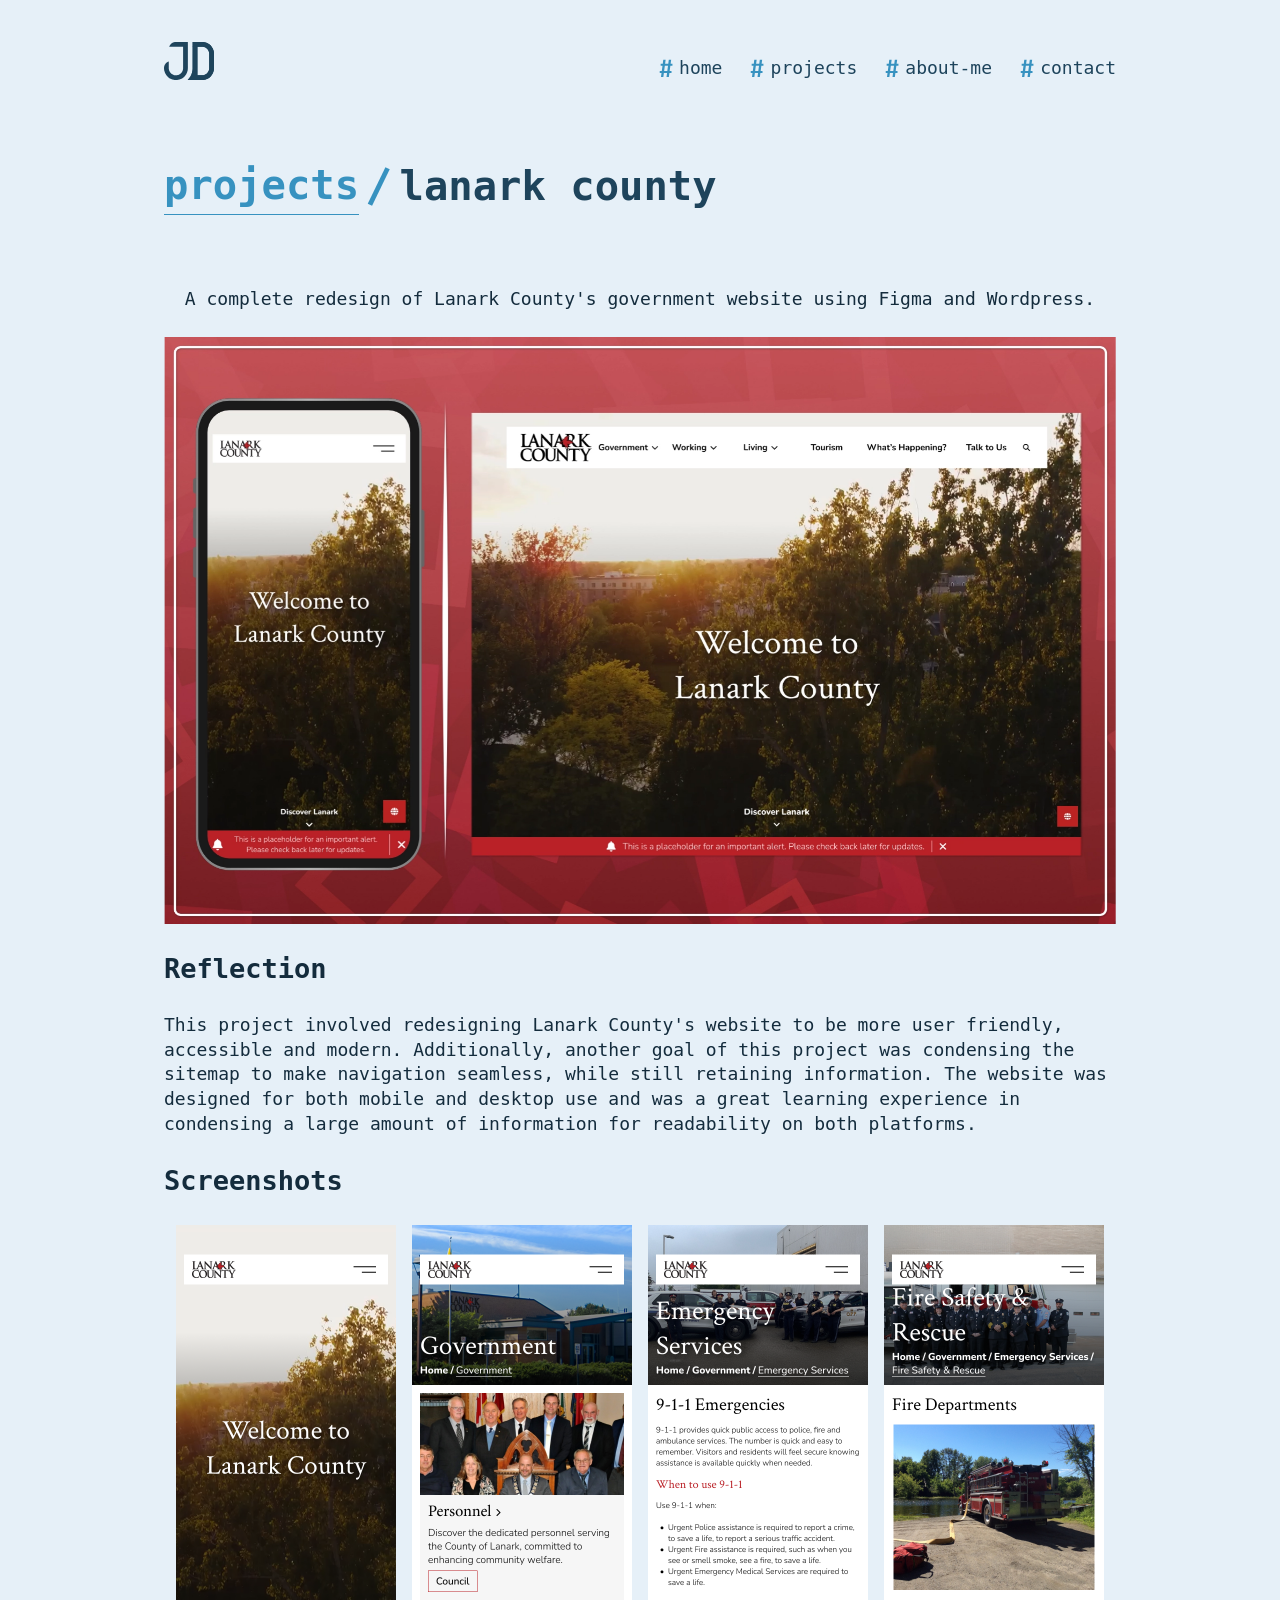
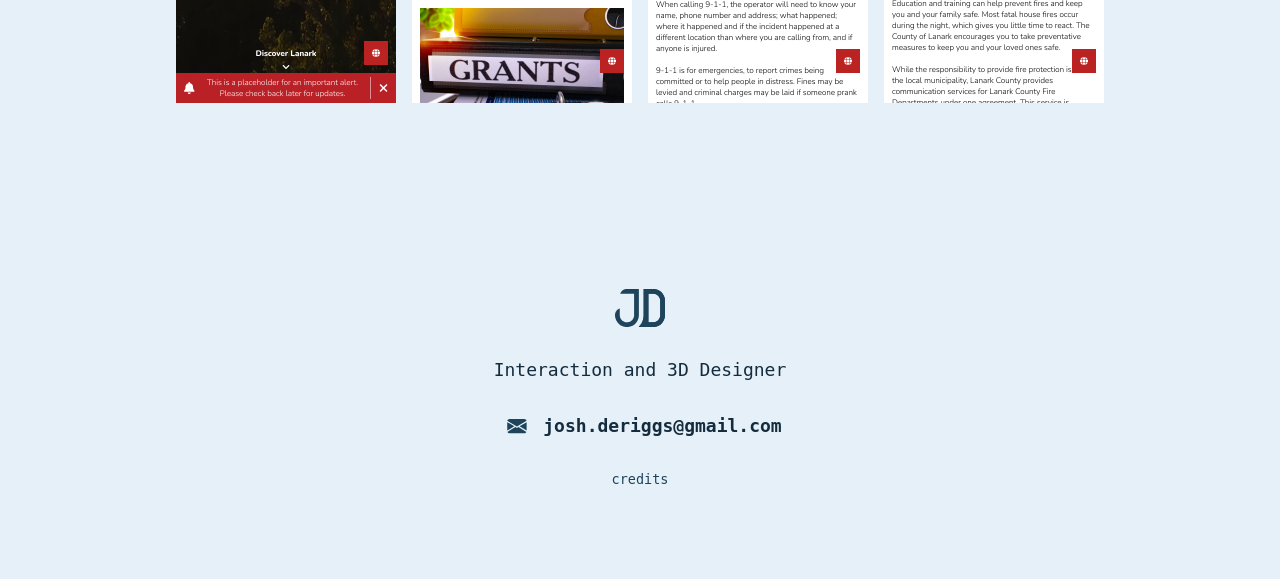
<file: projects/lanark-county/index.html>
<!doctype html>
<html
  lang="en"
  data-ws-project="29639584-5099-4875-854f-e07596762705"
  data-ws-last-published="2026-05-25T19:20:00.568Z"
>
  <head>
    <link
      rel="stylesheet"
      type="text/css"
      href="/assets/static/app_generated_index-6937cd5a.byY-u2m8.css"
    />
    <meta charset="UTF-8" />
    <meta name="viewport" content="width=device-width,initial-scale=1" />
    <link
      rel="preload"
      as="image"
      imagesrcset="/assets/WorkLogo-web_jeY3u6V623JEtZqwNbH44.svg 16w, /assets/WorkLogo-web_jeY3u6V623JEtZqwNbH44.svg 32w, /assets/WorkLogo-web_jeY3u6V623JEtZqwNbH44.svg 48w, /assets/WorkLogo-web_jeY3u6V623JEtZqwNbH44.svg 64w, /assets/WorkLogo-web_jeY3u6V623JEtZqwNbH44.svg 96w, /assets/WorkLogo-web_jeY3u6V623JEtZqwNbH44.svg 128w"
      imagesizes="100vw"
    />
    <link rel="icon" href="/assets/logo_r1qaJQiri6sK3rPyq-Sar.svg" />
    <meta property="og:url" content="https://url/projects/lanark-county" />
    <meta property="og:title" content="Untitled" />
    <meta property="og:type" content="website" />
    <meta name="robots" content="noindex, nofollow" />
    <meta
      property="og:image"
      content="/assets/Polytools_i7ikGhb9q4XttTWgjRfx5.webp"
    />
    <meta property="twitter:card" content="summary_large_image" />
    <title>Untitled</title>
  </head>
  <body class="w-element">
    <div class="w-box">
      <header
        class="w-box c1357293 c9jnjeu czr2pxy c155uc7w cry9bxc c1lxiyww c1778y6x c18v2pa2 c1s46o9r cdczzub c15hexcm c1mpedrw c1rstvfo c1nd8hlk"
      >
        <div style="display: contents">
          <div style="display: contents">
            <a
              aria-label="Home"
              href="/"
              class="w-link chbermr cld4m44 cgrhyqg ccg2arl c1u0w1c2 c1jdbdk1 c13xeq47 c1m1praz c135vpv5 c1l0vha7 csyy8v5 c1bc2i7x c17r8x7j cw409oe cj9wdjl c1er9g7j c1hh9fvj cl60rel czukzo6 c1223h70 c4j0o1n c15li9yt c1x1ucwy csba0v1 c7rxj2g c8ksia9 cnqrsxi"
              ><img
                alt=""
                width="50"
                height="50"
                src="/assets/WorkLogo-web_jeY3u6V623JEtZqwNbH44.svg"
                class="w-image"
                sizes="100vw"
                srcset="
                  /assets/WorkLogo-web_jeY3u6V623JEtZqwNbH44.svg  16w,
                  /assets/WorkLogo-web_jeY3u6V623JEtZqwNbH44.svg  32w,
                  /assets/WorkLogo-web_jeY3u6V623JEtZqwNbH44.svg  48w,
                  /assets/WorkLogo-web_jeY3u6V623JEtZqwNbH44.svg  64w,
                  /assets/WorkLogo-web_jeY3u6V623JEtZqwNbH44.svg  96w,
                  /assets/WorkLogo-web_jeY3u6V623JEtZqwNbH44.svg 128w
                "
                decoding="async"
                loading="eager"
            /></a>
          </div>
        </div>
        <nav
          aria-label="main"
          class="w-box cry9bxc c1qyy4dh c1t3frhm c1fhkm63 clv8gve c1rstvfo c10x096o c174sw29 c1976n4o cc3dq2t"
        >
          <div style="display: contents">
            <div style="display: contents">
              <ul
                class="w-list c34dwh1 c1y6imu0 c1cn3fw9 cry9bxc c1z0l37u c1ml0hr7 c174sw29 c1rstvfo c10x096o"
              >
                <li class="w-list-item">
                  <a
                    href="/#top"
                    class="w-link c12y6bqh csru8nn cgrhyqg ccg2arl c1u0w1c2 c1jdbdk1 c13xeq47 cyarius c135vpv5 c1l0vha7 csyy8v5 c1bc2i7x c17r8x7j cw409oe cj9wdjl c1er9g7j c1hh9fvj ch11gwv c3d5uvm c4nlx42 c1qyy4dh ct02u4h c1e7helk c181tpuq cl60rel czukzo6 c1223h70 c4j0o1n c15li9yt c1x1ucwy csba0v1 c7rxj2g c8ksia9 cnqrsxi c12mjb61"
                    ><div
                      class="w-html-embed csru8nn ch2prsz cg4iiql c1qyy4dh ct02u4h cpp0nin"
                    >
                      <svg
                        width="100%"
                        height="100%"
                        viewBox="0 0 17 23"
                        fill="none"
                        xmlns="http://www.w3.org/2000/svg"
                      >
                        <path
                          d="M14.072 8.52L13.176 15.32H15.544V17.88H12.824L12.168 23H9.16L9.832 17.88H5.784L5.112 23H2.104L2.776 17.88H0.488V15.32H3.112L4.04 8.52H1.672V5.944H4.376L5.032 0.919998H8.056L7.352 5.944H11.416L12.088 0.919998H15.096L14.408 5.944H16.728V8.52H14.072ZM6.12 15.32H10.168L11.08 8.52H7.016L6.12 15.32Z"
                          fill="currentColor"
                        ></path>
                      </svg>
                    </div>
                    <span class="w-text">Home</span></a
                  >
                </li>
                <li class="w-list-item">
                  <a
                    href="/#projects"
                    class="w-link c12y6bqh csru8nn cgrhyqg ccg2arl c1u0w1c2 c1jdbdk1 c13xeq47 cyarius c135vpv5 c1l0vha7 csyy8v5 c1bc2i7x c17r8x7j cw409oe cj9wdjl c1er9g7j c1hh9fvj ch11gwv c3d5uvm c4nlx42 c1qyy4dh ct02u4h c1e7helk c181tpuq cl60rel czukzo6 c1223h70 c4j0o1n c15li9yt c1x1ucwy csba0v1 c7rxj2g c8ksia9 cnqrsxi c12mjb61"
                    ><div
                      class="w-html-embed csru8nn ch2prsz cg4iiql c1qyy4dh ct02u4h cpp0nin"
                    >
                      <svg
                        width="100%"
                        height="100%"
                        viewBox="0 0 17 23"
                        fill="none"
                        xmlns="http://www.w3.org/2000/svg"
                      >
                        <path
                          d="M14.072 8.52L13.176 15.32H15.544V17.88H12.824L12.168 23H9.16L9.832 17.88H5.784L5.112 23H2.104L2.776 17.88H0.488V15.32H3.112L4.04 8.52H1.672V5.944H4.376L5.032 0.919998H8.056L7.352 5.944H11.416L12.088 0.919998H15.096L14.408 5.944H16.728V8.52H14.072ZM6.12 15.32H10.168L11.08 8.52H7.016L6.12 15.32Z"
                          fill="currentColor"
                        ></path>
                      </svg>
                    </div>
                    <span class="w-text">Projects</span></a
                  >
                </li>
                <li class="w-list-item">
                  <a
                    href="/#aboutme"
                    class="w-link c12y6bqh csru8nn cgrhyqg ccg2arl c1u0w1c2 c1jdbdk1 c13xeq47 cyarius c135vpv5 c1l0vha7 csyy8v5 c1bc2i7x c17r8x7j cw409oe cj9wdjl c1er9g7j c1hh9fvj ch11gwv c3d5uvm c4nlx42 c1qyy4dh ct02u4h c1e7helk c181tpuq cl60rel czukzo6 c1223h70 c4j0o1n c15li9yt c1x1ucwy csba0v1 c7rxj2g c8ksia9 cnqrsxi c12mjb61"
                    ><div
                      class="w-html-embed csru8nn ch2prsz cg4iiql c1qyy4dh ct02u4h cpp0nin"
                    >
                      <svg
                        width="100%"
                        height="100%"
                        viewBox="0 0 17 23"
                        fill="none"
                        xmlns="http://www.w3.org/2000/svg"
                      >
                        <path
                          d="M14.072 8.52L13.176 15.32H15.544V17.88H12.824L12.168 23H9.16L9.832 17.88H5.784L5.112 23H2.104L2.776 17.88H0.488V15.32H3.112L4.04 8.52H1.672V5.944H4.376L5.032 0.919998H8.056L7.352 5.944H11.416L12.088 0.919998H15.096L14.408 5.944H16.728V8.52H14.072ZM6.12 15.32H10.168L11.08 8.52H7.016L6.12 15.32Z"
                          fill="currentColor"
                        ></path>
                      </svg>
                    </div>
                    <span class="w-text">About-me</span></a
                  >
                </li>
                <li class="w-list-item">
                  <a
                    href="mailto:josh.deriggs@gmail.com?subject=Mail+from+Website"
                    class="w-link c12y6bqh csru8nn cgrhyqg ccg2arl c1u0w1c2 c1jdbdk1 c13xeq47 cyarius c135vpv5 c1l0vha7 csyy8v5 c1bc2i7x c17r8x7j cw409oe cj9wdjl c1er9g7j c1hh9fvj ch11gwv c3d5uvm c4nlx42 c1qyy4dh ct02u4h c1e7helk c181tpuq cl60rel czukzo6 c1223h70 c4j0o1n c15li9yt c1x1ucwy csba0v1 c7rxj2g c8ksia9 cnqrsxi c12mjb61"
                    ><div
                      class="w-html-embed csru8nn ch2prsz cg4iiql c1qyy4dh ct02u4h cpp0nin"
                    >
                      <svg
                        width="100%"
                        height="100%"
                        viewBox="0 0 17 23"
                        fill="none"
                        xmlns="http://www.w3.org/2000/svg"
                      >
                        <path
                          d="M14.072 8.52L13.176 15.32H15.544V17.88H12.824L12.168 23H9.16L9.832 17.88H5.784L5.112 23H2.104L2.776 17.88H0.488V15.32H3.112L4.04 8.52H1.672V5.944H4.376L5.032 0.919998H8.056L7.352 5.944H11.416L12.088 0.919998H15.096L14.408 5.944H16.728V8.52H14.072ZM6.12 15.32H10.168L11.08 8.52H7.016L6.12 15.32Z"
                          fill="currentColor"
                        ></path>
                      </svg>
                    </div>
                    <span class="w-text">Contact</span></a
                  >
                </li>
              </ul>
            </div>
          </div>
        </nav>
        <div class="w-box cwvpjlf cf4s3xc">
          <button
            type="button"
            aria-label="Open mobile menu"
            class="w-button c12y6bqh c1e7helk c13b531o c1my01bv c14z1eqr c1ktl1y1 c135vpv5 csru8nn c1qyy4dh ct02u4h c1md20bl c1e892th c1qom380 c1cb3y4c c1nwyims ci4ohfa c1dns89f cwc6hbl c11r52nx cr8yqfm c1ufwdzl c5blvcv cml0h3f c19mhsau cl60rel czukzo6 c8ksia9 cnqrsxi c8g2o8g c1mk6p8z c117up93 cngthtj cv7lanz c1oxjrsz csud216 c1xiy5b1 cq7d8me c1ycnvnd"
            aria-haspopup="dialog"
            aria-expanded="false"
            aria-controls="radix-:Rcm:"
            data-state="closed"
          >
            <div class="w-html-embed">
              <svg
                xmlns="http://www.w3.org/2000/svg"
                viewBox="0 0 22 22"
                fill="currentColor"
                width="100%"
                height="100%"
                style="display: block"
              >
                <path
                  fill-rule="evenodd"
                  d="M2 5.998a.75.75 0 0 1 .75-.75h16.5a.75.75 0 0 1 0 1.5H2.75a.75.75 0 0 1-.75-.75Zm0 5.5a.75.75 0 0 1 .75-.75h16.5a.75.75 0 0 1 0 1.5H2.75a.75.75 0 0 1-.75-.75Zm0 5.5a.75.75 0 0 1 .75-.75h16.5a.75.75 0 0 1 0 1.5H2.75a.75.75 0 0 1-.75-.75Z"
                  clip-rule="evenodd"
                />
              </svg>
            </div>
          </button>
        </div>
      </header>
      <div style="display: contents">
        <div style="display: contents">
          <div class="w-html-embed">
            <style>
              /* So we don't need to add a token to every paragraph to remove margin. */
              p {
                margin: 0;
              }

              * {
                /* Make links scroll to their sections smoothly. */
                scroll-behavior: smooth;
              }

              /* Nav Trigger show active when submenu is open. */
              nav button[data-state="open"] {
                --navigation-menu-trigger-icon-transform: 180deg;
                color: var(--foreground-muted);
              }
            </style>
          </div>
        </div>
      </div>
      <main class="w-box">
        <section class="w-box cfvl0bs cayl3f3">
          <div
            class="w-box c1357293 c9jnjeu czr2pxy c155uc7w cry9bxc c1lfjoq7 c1778y6x c1wt8a7g c1s46o9r cdczzub c1fd0kk1 c11gzs80"
          >
            <div
              class="w-box cry9bxc c1lxiyww ct8c5y2 c10zkoym c1qyy4dh c1wt8a7g czr2pxy c1e2b3ev"
            >
              <h1
                class="w-heading c1cb3y4c c32myit cwrra4i cizucda c11nr3ex c74kosi c1qom380 cry9bxc c1qyy4dh c1wt8a7g c181tpuq c1ns98mi cavd3zn c8q0msf c5m8ase clv8gve c1dhz37v c1y4fwd4"
              >
                <a
                  href="/projects"
                  class="w-element chbermr cld4m44 cgrhyqg ccg2arl c1u0w1c2 c1jdbdk1 c13xeq47 cyarius c135vpv5 c1kz4bsi cy8j7mm c1hwbdwo c10mz0pn cw409oe cj9wdjl c1er9g7j c1hh9fvj cl60rel czukzo6 c1223h70 ck31cl2 c15li9yt c1x1ucwy csba0v1 c7rxj2g c8ksia9 cnqrsxi"
                  ><span data-ws-tag="span" class="w-text">Projects</span></a
                >
                <div
                  class="w-html-embed cpp0nin csru8nn ch2prsz cg4iiql c12sm2j2"
                >
                  <svg
                    width="100%"
                    height="100%"
                    viewBox="0 0 18 31"
                    fill="none"
                    xmlns="http://www.w3.org/2000/svg"
                  >
                    <path
                      d="M3.512 30.488L0.184 28.968L13.72 0.935999L17.016 2.488L3.512 30.488Z"
                      fill="currentColor"
                    ></path>
                  </svg>
                </div>
                <span class="w-text">Lanark County</span>
              </h1>
            </div>
          </div>
        </section>
        <section class="w-box cfvl0bs c1mzb2kd">
          <div
            class="w-box c1357293 c9jnjeu czr2pxy c155uc7w cry9bxc c1lfjoq7 c1778y6x ct02u4h c10zkoym ct8c5y2 c1fd0kk1 c11gzs80 cgn90jy"
          >
            <p data-ani="zoom" class="w-paragraph c5m8ase cqeb86t c1qom380">
              A complete redesign of Lanark County&#x27;s government website
              using Figma and Wordpress.
            </p>
            <img
              alt=""
              width="1773"
              height="1094"
              src="/assets/lanark-thumbnail_ASXtvWyWT9dx86H0LechX.webp"
              data-ani="slide-up"
              class="w-image c10mt0ot c12sm2j2"
              sizes="100vw"
              srcset="
                /assets/lanark-thumbnail_ASXtvWyWT9dx86H0LechX.webp   16w,
                /assets/lanark-thumbnail_ASXtvWyWT9dx86H0LechX.webp   32w,
                /assets/lanark-thumbnail_ASXtvWyWT9dx86H0LechX.webp   48w,
                /assets/lanark-thumbnail_ASXtvWyWT9dx86H0LechX.webp   64w,
                /assets/lanark-thumbnail_ASXtvWyWT9dx86H0LechX.webp   96w,
                /assets/lanark-thumbnail_ASXtvWyWT9dx86H0LechX.webp  128w,
                /assets/lanark-thumbnail_ASXtvWyWT9dx86H0LechX.webp  256w,
                /assets/lanark-thumbnail_ASXtvWyWT9dx86H0LechX.webp  384w,
                /assets/lanark-thumbnail_ASXtvWyWT9dx86H0LechX.webp  640w,
                /assets/lanark-thumbnail_ASXtvWyWT9dx86H0LechX.webp  750w,
                /assets/lanark-thumbnail_ASXtvWyWT9dx86H0LechX.webp  828w,
                /assets/lanark-thumbnail_ASXtvWyWT9dx86H0LechX.webp 1080w,
                /assets/lanark-thumbnail_ASXtvWyWT9dx86H0LechX.webp 1200w,
                /assets/lanark-thumbnail_ASXtvWyWT9dx86H0LechX.webp 1920w,
                /assets/lanark-thumbnail_ASXtvWyWT9dx86H0LechX.webp 2048w,
                /assets/lanark-thumbnail_ASXtvWyWT9dx86H0LechX.webp 3840w
              "
              decoding="async"
              loading="lazy"
            /><span
              data-ani="slide-up"
              class="w-text cuoke4w c1cb3y4c c1lyidtm c1auvwr2"
              >Reflection</span
            >
            <div data-ws-tag="div" data-ani="slide-up" class="w-text">
              This project involved redesigning Lanark County&#x27;s website to
              be more user friendly, accessible and modern. Additionally,
              another goal of this project was condensing the sitemap to make
              navigation seamless, while still retaining information. The
              website was designed for both mobile and desktop use and was a
              great learning experience in condensing a large amount of
              information for readability on both platforms.
            </div>
            <span
              id=""
              data-ani="slide-up"
              class="w-text cuoke4w c1cb3y4c c1lyidtm c1auvwr2"
              >Screenshots</span
            >
            <div
              data-ani="slide-up"
              data-ani-children="true"
              class="w-element cry9bxc cqlaijg ckuc2su ch7qzpx c8x4o7e c1b60xtq cstj0zg c5m8ase cqeb86t c1lxiyww c15cml01 c12sm2j2 cmn85xq c1ku71hl c16xs6ny ct02u4h"
            >
              <img
                alt=""
                width="440"
                height="956"
                src="/assets/Home_-_Mobile_RWVbWHaVf7ogMhJ6v_FN6.png"
                class="w-image cbc3vwm c12sm2j2 cuzl71o"
                sizes="100vw"
                srcset="
                  /assets/Home_-_Mobile_RWVbWHaVf7ogMhJ6v_FN6.png   16w,
                  /assets/Home_-_Mobile_RWVbWHaVf7ogMhJ6v_FN6.png   32w,
                  /assets/Home_-_Mobile_RWVbWHaVf7ogMhJ6v_FN6.png   48w,
                  /assets/Home_-_Mobile_RWVbWHaVf7ogMhJ6v_FN6.png   64w,
                  /assets/Home_-_Mobile_RWVbWHaVf7ogMhJ6v_FN6.png   96w,
                  /assets/Home_-_Mobile_RWVbWHaVf7ogMhJ6v_FN6.png  128w,
                  /assets/Home_-_Mobile_RWVbWHaVf7ogMhJ6v_FN6.png  256w,
                  /assets/Home_-_Mobile_RWVbWHaVf7ogMhJ6v_FN6.png  384w,
                  /assets/Home_-_Mobile_RWVbWHaVf7ogMhJ6v_FN6.png  640w,
                  /assets/Home_-_Mobile_RWVbWHaVf7ogMhJ6v_FN6.png  750w,
                  /assets/Home_-_Mobile_RWVbWHaVf7ogMhJ6v_FN6.png  828w,
                  /assets/Home_-_Mobile_RWVbWHaVf7ogMhJ6v_FN6.png 1080w
                "
                decoding="async"
                loading="lazy"
              /><img
                alt=""
                width="440"
                height="956"
                src="/assets/Level_1_NsRJNcFtlvEVhnteNN_1B.png"
                class="w-image cbc3vwm c12sm2j2 cuzl71o"
                sizes="100vw"
                srcset="
                  /assets/Level_1_NsRJNcFtlvEVhnteNN_1B.png   16w,
                  /assets/Level_1_NsRJNcFtlvEVhnteNN_1B.png   32w,
                  /assets/Level_1_NsRJNcFtlvEVhnteNN_1B.png   48w,
                  /assets/Level_1_NsRJNcFtlvEVhnteNN_1B.png   64w,
                  /assets/Level_1_NsRJNcFtlvEVhnteNN_1B.png   96w,
                  /assets/Level_1_NsRJNcFtlvEVhnteNN_1B.png  128w,
                  /assets/Level_1_NsRJNcFtlvEVhnteNN_1B.png  256w,
                  /assets/Level_1_NsRJNcFtlvEVhnteNN_1B.png  384w,
                  /assets/Level_1_NsRJNcFtlvEVhnteNN_1B.png  640w,
                  /assets/Level_1_NsRJNcFtlvEVhnteNN_1B.png  750w,
                  /assets/Level_1_NsRJNcFtlvEVhnteNN_1B.png  828w,
                  /assets/Level_1_NsRJNcFtlvEVhnteNN_1B.png 1080w
                "
                decoding="async"
                loading="lazy"
              /><img
                alt=""
                width="440"
                height="956"
                src="/assets/Level_2_iIj_RO5ZSgGLQT6yP3tpj.png"
                class="w-image cbc3vwm c12sm2j2 cuzl71o"
                sizes="100vw"
                srcset="
                  /assets/Level_2_iIj_RO5ZSgGLQT6yP3tpj.png   16w,
                  /assets/Level_2_iIj_RO5ZSgGLQT6yP3tpj.png   32w,
                  /assets/Level_2_iIj_RO5ZSgGLQT6yP3tpj.png   48w,
                  /assets/Level_2_iIj_RO5ZSgGLQT6yP3tpj.png   64w,
                  /assets/Level_2_iIj_RO5ZSgGLQT6yP3tpj.png   96w,
                  /assets/Level_2_iIj_RO5ZSgGLQT6yP3tpj.png  128w,
                  /assets/Level_2_iIj_RO5ZSgGLQT6yP3tpj.png  256w,
                  /assets/Level_2_iIj_RO5ZSgGLQT6yP3tpj.png  384w,
                  /assets/Level_2_iIj_RO5ZSgGLQT6yP3tpj.png  640w,
                  /assets/Level_2_iIj_RO5ZSgGLQT6yP3tpj.png  750w,
                  /assets/Level_2_iIj_RO5ZSgGLQT6yP3tpj.png  828w,
                  /assets/Level_2_iIj_RO5ZSgGLQT6yP3tpj.png 1080w
                "
                decoding="async"
                loading="lazy"
              /><img
                alt=""
                width="440"
                height="956"
                src="/assets/Level_3_YMM-TksXjdxJsMXMes8UN.png"
                class="w-image cbc3vwm c12sm2j2 cuzl71o c1ci1puh"
                sizes="100vw"
                srcset="
                  /assets/Level_3_YMM-TksXjdxJsMXMes8UN.png   16w,
                  /assets/Level_3_YMM-TksXjdxJsMXMes8UN.png   32w,
                  /assets/Level_3_YMM-TksXjdxJsMXMes8UN.png   48w,
                  /assets/Level_3_YMM-TksXjdxJsMXMes8UN.png   64w,
                  /assets/Level_3_YMM-TksXjdxJsMXMes8UN.png   96w,
                  /assets/Level_3_YMM-TksXjdxJsMXMes8UN.png  128w,
                  /assets/Level_3_YMM-TksXjdxJsMXMes8UN.png  256w,
                  /assets/Level_3_YMM-TksXjdxJsMXMes8UN.png  384w,
                  /assets/Level_3_YMM-TksXjdxJsMXMes8UN.png  640w,
                  /assets/Level_3_YMM-TksXjdxJsMXMes8UN.png  750w,
                  /assets/Level_3_YMM-TksXjdxJsMXMes8UN.png  828w,
                  /assets/Level_3_YMM-TksXjdxJsMXMes8UN.png 1080w
                "
                decoding="async"
                loading="lazy"
              />
            </div>
          </div>
        </section>
      </main>
      <div style="display: contents">
        <div style="display: contents">
          <footer class="w-box cna0hdz c1mzb2kd">
            <div
              class="w-box c1357293 c9jnjeu czr2pxy c155uc7w cry9bxc c1lfjoq7 c1qyy4dh c1wt8a7g c10zkoym ct8c5y2 c1fd0kk1 c11gzs80"
            >
              <div style="display: contents">
                <div style="display: contents">
                  <a
                    aria-label="Home"
                    href="/"
                    class="w-link chbermr cld4m44 cgrhyqg ccg2arl c1u0w1c2 c1jdbdk1 c13xeq47 c1m1praz c135vpv5 c1l0vha7 csyy8v5 c1bc2i7x c17r8x7j cw409oe cj9wdjl c1er9g7j c1hh9fvj cl60rel czukzo6 c1223h70 c4j0o1n c15li9yt c1x1ucwy csba0v1 c7rxj2g c8ksia9 cnqrsxi"
                    ><img
                      alt=""
                      width="50"
                      height="50"
                      src="/assets/WorkLogo-web_jeY3u6V623JEtZqwNbH44.svg"
                      class="w-image"
                      sizes="100vw"
                      srcset="
                        /assets/WorkLogo-web_jeY3u6V623JEtZqwNbH44.svg  16w,
                        /assets/WorkLogo-web_jeY3u6V623JEtZqwNbH44.svg  32w,
                        /assets/WorkLogo-web_jeY3u6V623JEtZqwNbH44.svg  48w,
                        /assets/WorkLogo-web_jeY3u6V623JEtZqwNbH44.svg  64w,
                        /assets/WorkLogo-web_jeY3u6V623JEtZqwNbH44.svg  96w,
                        /assets/WorkLogo-web_jeY3u6V623JEtZqwNbH44.svg 128w
                      "
                      decoding="async"
                      loading="eager"
                  /></a>
                </div>
              </div>
              <p class="w-paragraph">Interaction and 3D Designer</p>
              <a
                href="mailto:josh.deriggs@gmail.com?subject=Mail+from+Website"
                class="w-link czt9u4x csru8nn cgrhyqg ccg2arl c1u0w1c2 c1jdbdk1 c13xeq47 cyarius c135vpv5 c1l0vha7 csyy8v5 c1bc2i7x c17r8x7j cw409oe cj9wdjl c1er9g7j c1hh9fvj c1qyy4dh c1wt8a7g cn6056e c1117wcl cz5x2lt c12sm2j2 cblpe2z cl60rel czukzo6 ckqth2g c4j0o1n c44vfqt c1e8zdxj c1xs0wst c7s1hdt c1b7r3cd c8ksia9 cnqrsxi"
                ><div
                  class="w-box c19acjow c1g1x4wk c1642u22 c1e9wxra c422x95 c1kectvc c18nx7en c13zjl4p cfcozna"
                >
                  <div class="w-html-embed">
                    <svg
                      width="100%"
                      height="100%"
                      viewBox="0 0 32 32"
                      fill="none"
                      xmlns="http://www.w3.org/2000/svg"
                    >
                      <path
                        d="M5.07187 9.20292C5.2168 8.57709 5.57307 8.01832 6.08232 7.6181C6.59158 7.21789 7.22365 6.99996 7.875 7H25.125C25.7764 6.99996 26.4084 7.21789 26.9177 7.6181C27.4269 8.01832 27.7832 8.57709 27.9281 9.20292L16.5 16.0865L5.07187 9.20292ZM5 10.8207V20.8847L13.3418 15.8442L5 10.8207ZM14.7189 16.6758L5.27456 22.3807C5.50791 22.8657 5.87619 23.2753 6.33656 23.5619C6.79693 23.8486 7.33044 24.0005 7.875 24H25.125C25.6695 24.0001 26.2028 23.8479 26.6629 23.561C27.123 23.274 27.491 22.8643 27.724 22.3793L18.2796 16.6744L16.5 17.7468L14.7189 16.6744V16.6758ZM19.6582 15.8457L28 20.8847V10.8207L19.6582 15.8442V15.8457Z"
                        fill="currentColor"
                      ></path>
                    </svg>
                  </div>
                </div>
                <div class="w-box cry9bxc c1lfjoq7 c16xs6ny ce1qmkg c1mcu1jn">
                  <span class="w-text c1cb3y4c">josh.deriggs@gmail.com</span>
                </div></a
              >
              <div
                class="w-box cry9bxc c10zkoym ct8c5y2 c15cml01 c1kol985 czqy8m4 c1bulmrh"
              >
                <a
                  href="/credits"
                  class="w-link c12y6bqh csru8nn cgrhyqg ccg2arl c1u0w1c2 c1jdbdk1 c13xeq47 cyarius c135vpv5 c1l0vha7 csyy8v5 c1bc2i7x c17r8x7j cw409oe cj9wdjl c1er9g7j c1hh9fvj ch11gwv c3d5uvm c4nlx42 c1qyy4dh ct02u4h c1e7helk c181tpuq cl60rel czukzo6 c1223h70 c4j0o1n c15li9yt c1x1ucwy csba0v1 c7rxj2g c8ksia9 cnqrsxi c12mjb61"
                  >Credits</a
                >
              </div>
            </div>
          </footer>
          <div style="display: contents">
            <div style="display: contents">
              <div class="w-html-embed">
                <style>
                  :root {
                    --ani-duration: var(--duration-default, 0.2s);
                    --ani-delay: 0s;
                    --ani-slide-offset: 20%;
                    --ani-zoom-in-scale: 1;
                    --ani-zoom-out-scale: 0.85;
                    --ani-flip-rotate: 30deg;
                    --ani-easing: var(--easing-fun, ease);
                    --ani-fill-mode: forwards;
                  }
                  [data-ani]:not([data-ani-children]),
                  [data-ani-children]:not([data-ani-progress]) > * {
                    animation-duration: var(--ani-duration);
                    animation-delay: var(--ani-delay);
                    animation-timing-function: var(--ani-easing);
                    animation-fill-mode: var(--ani-fill-mode);
                    opacity: 0;
                  }
                  [data-ani-progress]:not([data-ani-children]),
                  [data-ani-children]:not([data-ani]) > * {
                    transition-property: opacity, transform;
                    transition-duration: var(--ani-duration);
                    transition-timing-function: var(--ani-easing);
                    opacity: 0;
                  }
                  @keyframes fadeIn {
                    from {
                      opacity: 0;
                    }
                    to {
                      opacity: 1;
                    }
                  }
                  @keyframes fadeOut {
                    from {
                      opacity: 1;
                    }
                    to {
                      opacity: 0;
                    }
                  }
                  [data-ani-children][data-ani="fade"] > .in,
                  [data-ani="fade"]:where(
                      .in:not([data-state]),
                      [data-state$="open"],
                      [data-state="active"]
                    ) {
                    animation-name: fadeIn;
                  }
                  [data-ani-children][data-ani="fade"] > .out,
                  [data-ani="fade"]:where(
                      .out:not([data-state]),
                      [data-state="closed"],
                      [data-state="inactive"]
                    ) {
                    animation-name: fadeOut;
                  }
                  @keyframes slideIn {
                    from {
                      opacity: 0;
                      translate: var(--ani-slide-transform);
                    }
                    to {
                      opacity: 1;
                      translate: none;
                    }
                  }
                  @keyframes slideOut {
                    from {
                      opacity: 1;
                      translate: none;
                    }
                    to {
                      opacity: 0;
                      translate: var(--ani-slide-transform);
                    }
                  }
                  [data-ani-children][data-ani|="slide"] > .in,
                  [data-ani|="slide"]:where(
                      .in:not([data-state]),
                      [data-state$="open"],
                      [data-state="active"]
                    ) {
                    animation-name: slideIn;
                  }
                  [data-ani-children][data-ani|="slide"] > .out,
                  [data-ani|="slide"]:where(
                      .out:not([data-state]),
                      [data-state="closed"],
                      [data-state="inactive"]
                    ) {
                    animation-name: slideOut;
                  }
                  [data-ani="slide-up"] {
                    --ani-slide-transform: 0 var(--ani-slide-offset);
                  }
                  [data-ani="slide-down"] {
                    --ani-slide-transform: 0 calc(-1 * var(--ani-slide-offset));
                  }
                  [data-ani="slide-left"] {
                    --ani-slide-transform: var(--ani-slide-offset);
                  }
                  [data-ani="slide-right"] {
                    --ani-slide-transform: calc(-1 * var(--ani-slide-offset));
                  }
                  @keyframes zoomIn {
                    from {
                      opacity: 0;
                      scale: var(--ani-zoom-out-scale);
                    }
                    to {
                      opacity: 1;
                      scale: 1;
                    }
                  }
                  @keyframes zoomOut {
                    from {
                      opacity: 1;
                      scale: 1;
                    }
                    to {
                      opacity: 0;
                      scale: var(--ani-zoom-in-scale);
                    }
                  }
                  [data-ani-children][data-ani="zoom"] > .in,
                  [data-ani|="zoom"]:where(
                      .in:not([data-state]),
                      [data-state$="open"],
                      [data-state="active"]
                    ) {
                    animation-name: zoomIn;
                  }
                  [data-ani-children][data-ani="zoom"] > .out,
                  [data-ani|="zoom"]:where(
                      .out:not([data-state]),
                      [data-state="closed"],
                      [data-state="inactive"]
                    ) {
                    animation-name: zoomOut;
                  }
                  [data-ani-children][data-ani-progress="zoom"] > *,
                  [data-ani-progress="zoom"]:not([data-ani-children]) {
                    transform: scale(var(--ani-zoom-out-scale));
                  }
                  @keyframes flipInY {
                    from {
                      rotate: y var(--ani-flip-rotate);
                      perspective: 2000px;
                      opacity: 0;
                    }
                    to {
                      rotate: y 0;
                      opacity: 1;
                    }
                  }
                  @keyframes flipOutY {
                    from {
                      rotate: y 0;
                      opacity: 1;
                    }
                    to {
                      perspective: 2000px;
                      rotate: y var(--ani-flip-rotate);
                      opacity: 0;
                    }
                  }
                  @keyframes flipInX {
                    from {
                      perspective: 2000px;
                      rotate: x var(--ani-flip-rotate);
                      opacity: 0;
                    }
                    to {
                      rotate: x 0;
                      opacity: 1;
                    }
                  }
                  @keyframes flipOutX {
                    from {
                      rotate: x 0;
                      opacity: 1;
                    }
                    to {
                      perspective: 2000px;
                      rotate: x var(--ani-flip-rotate);
                      opacity: 0;
                    }
                  }
                  [data-ani-children][data-ani="flip-y"] > .in,
                  [data-ani="flip-y"]:where(
                      .in:not([data-state]),
                      [data-state$="open"],
                      [data-state="active"]
                    ) {
                    animation-name: flipInY;
                  }
                  [data-ani-children][data-ani="flip-x"] > .in,
                  [data-ani="flip-x"]:where(
                      .in:not([data-state]),
                      [data-state$="open"],
                      [data-state="active"]
                    ) {
                    animation-name: flipInX;
                  }
                  [data-ani-children][data-ani="flip-y"] > .out,
                  [data-ani="flip-y"]:where(
                      .out:not([data-state]),
                      [data-state="closed"],
                      [data-state="inactive"]
                    ) {
                    animation-name: flipOutY;
                  }
                  [data-ani-children][data-ani="flip-x"] > .out,
                  [data-ani="flip-x"]:where(
                      .out:not([data-state]),
                      [data-state="closed"],
                      [data-state="inactive"]
                    ) {
                    animation-name: flipOutX;
                  }
                  @keyframes expandDown {
                    from {
                      height: 0;
                    }
                    to {
                      height: var(--newHeight);
                    }
                  }
                  @keyframes expandUp {
                    from {
                      height: var(--newHeight);
                    }
                    to {
                      height: 0;
                    }
                  }
                  [data-ani="expand"],
                  [data-ani="expand"][data-state="open"],
                  [data-ani="expand"].in {
                    --newHeight: var(
                      --custom-height,
                      var(
                        --radix-accordion-content-height,
                        var(--radix-collapsible-content-height, 100%)
                      )
                    );
                    overflow: hidden;
                    opacity: 1;
                  }
                  [data-ani-children][data-ani="expand"] > .in,
                  [data-ani="expand"]:where(
                      .in:not([data-state]),
                      [data-state$="open"],
                      [data-state="active"]
                    ) {
                    animation: expandDown var(--ani-duration) var(--ani-easing);
                  }
                  [data-ani-children][data-ani="expand"] > .out,
                  [data-ani="expand"]:where(
                      .out:not([data-state]),
                      [data-state="closed"],
                      [data-state="inactive"]
                    ) {
                    animation: expandUp var(--ani-duration) var(--ani-easing);
                  }
                  @media (prefers-reduced-motion: reduce) {
                    [data-ani]:not([data-ani-children]),
                    [data-ani-progress]:not([data-ani-children]),
                    [data-ani-children] > * {
                      opacity: 1;
                      transform: none;
                      animation: none;
                      rotate: none;
                      scale: none;
                      translate: none;
                    }
                  }
                </style>
              </div>
            </div>
          </div>
        </div>
      </div>
    </div>
    <script id="vike_pageContext" type="application/json">
      {
        "_urlRewrite": null,
        "pageId": "/pages/projects/lanark-county",
        "routeParams": {},
        "data": {
          "url": "https://url/projects/lanark-county",
          "system": {
            "params": {},
            "search": {},
            "origin": "https://url",
            "pathname": "/projects/lanark-county"
          },
          "resources": {},
          "pageMeta": {
            "title": "Untitled",
            "description": "",
            "excludePageFromSearch": true,
            "language": "",
            "socialImageAssetName": "Polytools_i7ikGhb9q4XttTWgjRfx5.webp",
            "socialImageUrl": "!undefined",
            "status": "!undefined",
            "redirect": "",
            "custom": []
          }
        }
      }
    </script>
    <script id="vike_globalContext" type="application/json">
      {}
    </script>
    <script
      src="/assets/entries/entry-server-routing.CPMZNN7K.js"
      type="module"
      async
    ></script>
    <link
      rel="modulepreload"
      href="/assets/entries/pages_projects_lanark-county.47HWE_Wu.js"
      as="script"
      type="text/javascript"
    /><link
      rel="modulepreload"
      href="/assets/chunks/chunk-BegflO5J.js"
      as="script"
      type="text/javascript"
    /><link
      rel="modulepreload"
      href="/assets/chunks/chunk-BTFblxA7.js"
      as="script"
      type="text/javascript"
    /><link
      rel="modulepreload"
      href="/assets/chunks/chunk-D0QK0tsg.js"
      as="script"
      type="text/javascript"
    />
  </body>
</html>
</file>
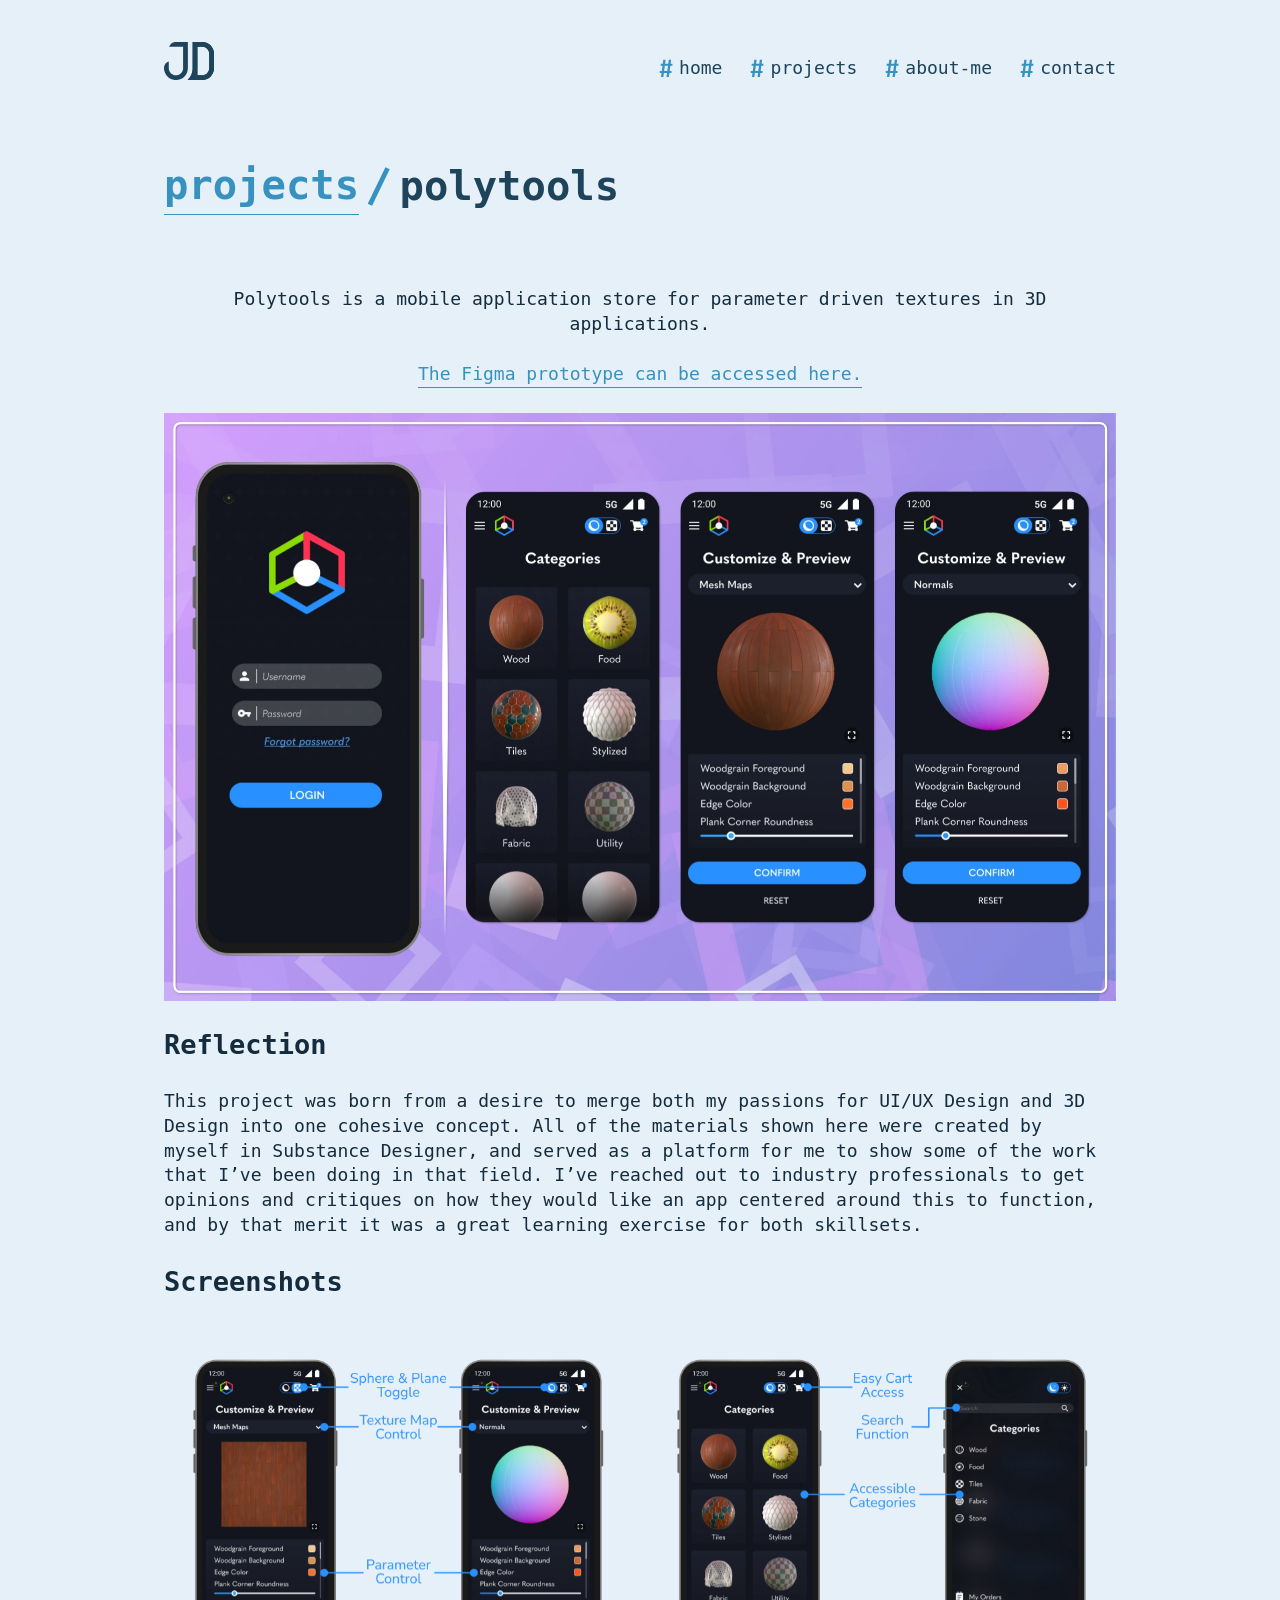
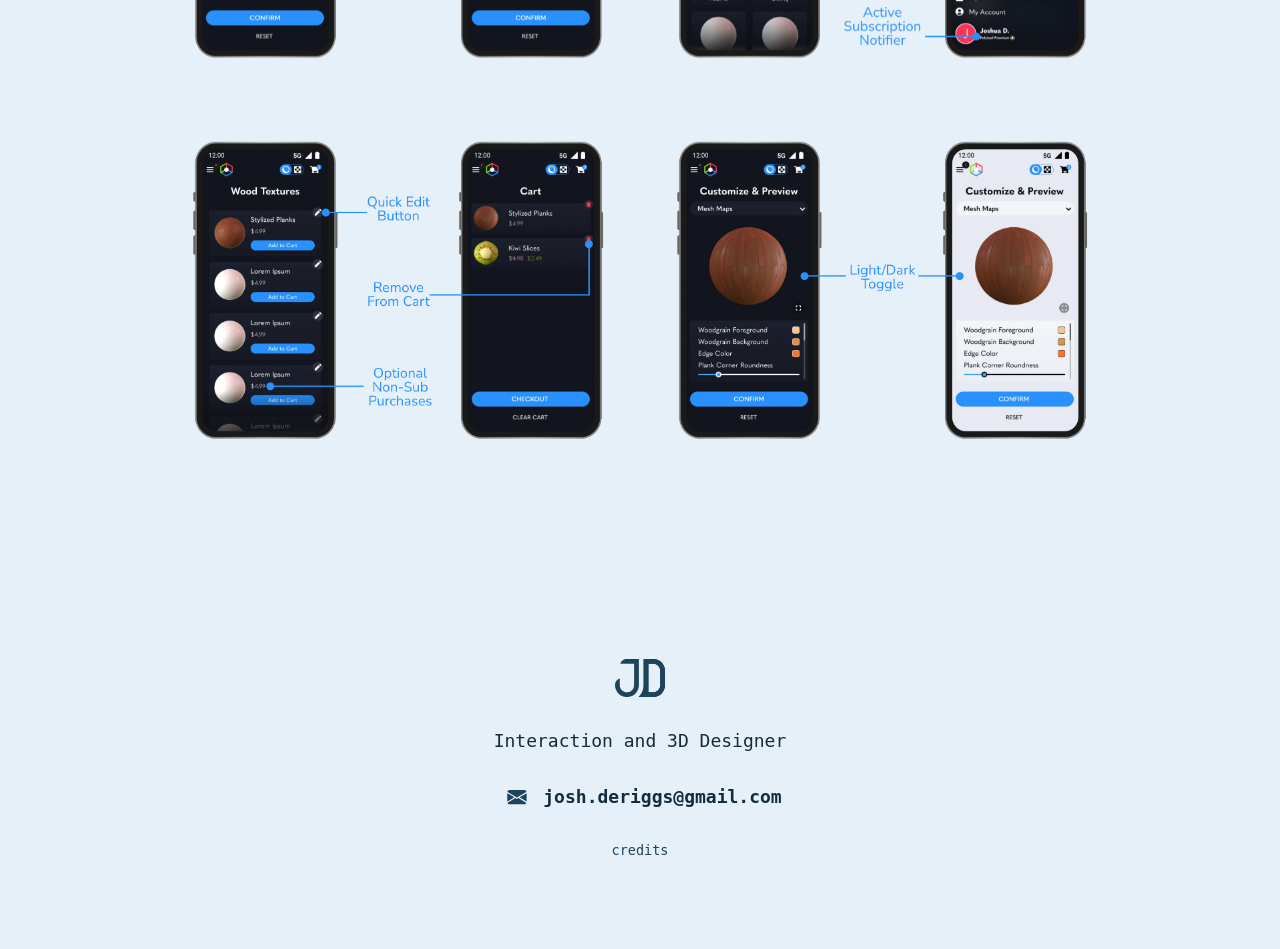
<file: projects/polytools/index.html>
<!doctype html>
<html
  lang="en"
  data-ws-project="29639584-5099-4875-854f-e07596762705"
  data-ws-last-published="2026-05-25T19:20:00.568Z"
>
  <head>
    <link
      rel="stylesheet"
      type="text/css"
      href="/assets/static/app_generated_index-6937cd5a.byY-u2m8.css"
    />
    <meta charset="UTF-8" />
    <meta name="viewport" content="width=device-width,initial-scale=1" />
    <link
      rel="preload"
      as="image"
      imagesrcset="/assets/WorkLogo-web_jeY3u6V623JEtZqwNbH44.svg 16w, /assets/WorkLogo-web_jeY3u6V623JEtZqwNbH44.svg 32w, /assets/WorkLogo-web_jeY3u6V623JEtZqwNbH44.svg 48w, /assets/WorkLogo-web_jeY3u6V623JEtZqwNbH44.svg 64w, /assets/WorkLogo-web_jeY3u6V623JEtZqwNbH44.svg 96w, /assets/WorkLogo-web_jeY3u6V623JEtZqwNbH44.svg 128w"
      imagesizes="100vw"
    />
    <link rel="icon" href="/assets/logo_r1qaJQiri6sK3rPyq-Sar.svg" />
    <meta property="og:url" content="https://url/projects/polytools" />
    <meta property="og:title" content="Untitled" />
    <meta property="og:type" content="website" />
    <meta name="robots" content="noindex, nofollow" />
    <meta
      property="og:image"
      content="/assets/Polytools_i7ikGhb9q4XttTWgjRfx5.webp"
    />
    <meta property="twitter:card" content="summary_large_image" />
    <title>Untitled</title>
  </head>
  <body class="w-element">
    <div class="w-box">
      <header
        class="w-box c1357293 c9jnjeu czr2pxy c155uc7w cry9bxc c1lxiyww c1778y6x c18v2pa2 c1s46o9r cdczzub c15hexcm c1mpedrw c1rstvfo c1nd8hlk"
      >
        <div style="display: contents">
          <div style="display: contents">
            <a
              aria-label="Home"
              href="/"
              class="w-link chbermr cld4m44 cgrhyqg ccg2arl c1u0w1c2 c1jdbdk1 c13xeq47 c1m1praz c135vpv5 c1l0vha7 csyy8v5 c1bc2i7x c17r8x7j cw409oe cj9wdjl c1er9g7j c1hh9fvj cl60rel czukzo6 c1223h70 c4j0o1n c15li9yt c1x1ucwy csba0v1 c7rxj2g c8ksia9 cnqrsxi"
              ><img
                alt=""
                width="50"
                height="50"
                src="/assets/WorkLogo-web_jeY3u6V623JEtZqwNbH44.svg"
                class="w-image"
                sizes="100vw"
                srcset="
                  /assets/WorkLogo-web_jeY3u6V623JEtZqwNbH44.svg  16w,
                  /assets/WorkLogo-web_jeY3u6V623JEtZqwNbH44.svg  32w,
                  /assets/WorkLogo-web_jeY3u6V623JEtZqwNbH44.svg  48w,
                  /assets/WorkLogo-web_jeY3u6V623JEtZqwNbH44.svg  64w,
                  /assets/WorkLogo-web_jeY3u6V623JEtZqwNbH44.svg  96w,
                  /assets/WorkLogo-web_jeY3u6V623JEtZqwNbH44.svg 128w
                "
                decoding="async"
                loading="eager"
            /></a>
          </div>
        </div>
        <nav
          aria-label="main"
          class="w-box cry9bxc c1qyy4dh c1t3frhm c1fhkm63 clv8gve c1rstvfo c10x096o c174sw29 c1976n4o cc3dq2t"
        >
          <div style="display: contents">
            <div style="display: contents">
              <ul
                class="w-list c34dwh1 c1y6imu0 c1cn3fw9 cry9bxc c1z0l37u c1ml0hr7 c174sw29 c1rstvfo c10x096o"
              >
                <li class="w-list-item">
                  <a
                    href="/#top"
                    class="w-link c12y6bqh csru8nn cgrhyqg ccg2arl c1u0w1c2 c1jdbdk1 c13xeq47 cyarius c135vpv5 c1l0vha7 csyy8v5 c1bc2i7x c17r8x7j cw409oe cj9wdjl c1er9g7j c1hh9fvj ch11gwv c3d5uvm c4nlx42 c1qyy4dh ct02u4h c1e7helk c181tpuq cl60rel czukzo6 c1223h70 c4j0o1n c15li9yt c1x1ucwy csba0v1 c7rxj2g c8ksia9 cnqrsxi c12mjb61"
                    ><div
                      class="w-html-embed csru8nn ch2prsz cg4iiql c1qyy4dh ct02u4h cpp0nin"
                    >
                      <svg
                        width="100%"
                        height="100%"
                        viewBox="0 0 17 23"
                        fill="none"
                        xmlns="http://www.w3.org/2000/svg"
                      >
                        <path
                          d="M14.072 8.52L13.176 15.32H15.544V17.88H12.824L12.168 23H9.16L9.832 17.88H5.784L5.112 23H2.104L2.776 17.88H0.488V15.32H3.112L4.04 8.52H1.672V5.944H4.376L5.032 0.919998H8.056L7.352 5.944H11.416L12.088 0.919998H15.096L14.408 5.944H16.728V8.52H14.072ZM6.12 15.32H10.168L11.08 8.52H7.016L6.12 15.32Z"
                          fill="currentColor"
                        ></path>
                      </svg>
                    </div>
                    <span class="w-text">Home</span></a
                  >
                </li>
                <li class="w-list-item">
                  <a
                    href="/#projects"
                    class="w-link c12y6bqh csru8nn cgrhyqg ccg2arl c1u0w1c2 c1jdbdk1 c13xeq47 cyarius c135vpv5 c1l0vha7 csyy8v5 c1bc2i7x c17r8x7j cw409oe cj9wdjl c1er9g7j c1hh9fvj ch11gwv c3d5uvm c4nlx42 c1qyy4dh ct02u4h c1e7helk c181tpuq cl60rel czukzo6 c1223h70 c4j0o1n c15li9yt c1x1ucwy csba0v1 c7rxj2g c8ksia9 cnqrsxi c12mjb61"
                    ><div
                      class="w-html-embed csru8nn ch2prsz cg4iiql c1qyy4dh ct02u4h cpp0nin"
                    >
                      <svg
                        width="100%"
                        height="100%"
                        viewBox="0 0 17 23"
                        fill="none"
                        xmlns="http://www.w3.org/2000/svg"
                      >
                        <path
                          d="M14.072 8.52L13.176 15.32H15.544V17.88H12.824L12.168 23H9.16L9.832 17.88H5.784L5.112 23H2.104L2.776 17.88H0.488V15.32H3.112L4.04 8.52H1.672V5.944H4.376L5.032 0.919998H8.056L7.352 5.944H11.416L12.088 0.919998H15.096L14.408 5.944H16.728V8.52H14.072ZM6.12 15.32H10.168L11.08 8.52H7.016L6.12 15.32Z"
                          fill="currentColor"
                        ></path>
                      </svg>
                    </div>
                    <span class="w-text">Projects</span></a
                  >
                </li>
                <li class="w-list-item">
                  <a
                    href="/#aboutme"
                    class="w-link c12y6bqh csru8nn cgrhyqg ccg2arl c1u0w1c2 c1jdbdk1 c13xeq47 cyarius c135vpv5 c1l0vha7 csyy8v5 c1bc2i7x c17r8x7j cw409oe cj9wdjl c1er9g7j c1hh9fvj ch11gwv c3d5uvm c4nlx42 c1qyy4dh ct02u4h c1e7helk c181tpuq cl60rel czukzo6 c1223h70 c4j0o1n c15li9yt c1x1ucwy csba0v1 c7rxj2g c8ksia9 cnqrsxi c12mjb61"
                    ><div
                      class="w-html-embed csru8nn ch2prsz cg4iiql c1qyy4dh ct02u4h cpp0nin"
                    >
                      <svg
                        width="100%"
                        height="100%"
                        viewBox="0 0 17 23"
                        fill="none"
                        xmlns="http://www.w3.org/2000/svg"
                      >
                        <path
                          d="M14.072 8.52L13.176 15.32H15.544V17.88H12.824L12.168 23H9.16L9.832 17.88H5.784L5.112 23H2.104L2.776 17.88H0.488V15.32H3.112L4.04 8.52H1.672V5.944H4.376L5.032 0.919998H8.056L7.352 5.944H11.416L12.088 0.919998H15.096L14.408 5.944H16.728V8.52H14.072ZM6.12 15.32H10.168L11.08 8.52H7.016L6.12 15.32Z"
                          fill="currentColor"
                        ></path>
                      </svg>
                    </div>
                    <span class="w-text">About-me</span></a
                  >
                </li>
                <li class="w-list-item">
                  <a
                    href="mailto:josh.deriggs@gmail.com?subject=Mail+from+Website"
                    class="w-link c12y6bqh csru8nn cgrhyqg ccg2arl c1u0w1c2 c1jdbdk1 c13xeq47 cyarius c135vpv5 c1l0vha7 csyy8v5 c1bc2i7x c17r8x7j cw409oe cj9wdjl c1er9g7j c1hh9fvj ch11gwv c3d5uvm c4nlx42 c1qyy4dh ct02u4h c1e7helk c181tpuq cl60rel czukzo6 c1223h70 c4j0o1n c15li9yt c1x1ucwy csba0v1 c7rxj2g c8ksia9 cnqrsxi c12mjb61"
                    ><div
                      class="w-html-embed csru8nn ch2prsz cg4iiql c1qyy4dh ct02u4h cpp0nin"
                    >
                      <svg
                        width="100%"
                        height="100%"
                        viewBox="0 0 17 23"
                        fill="none"
                        xmlns="http://www.w3.org/2000/svg"
                      >
                        <path
                          d="M14.072 8.52L13.176 15.32H15.544V17.88H12.824L12.168 23H9.16L9.832 17.88H5.784L5.112 23H2.104L2.776 17.88H0.488V15.32H3.112L4.04 8.52H1.672V5.944H4.376L5.032 0.919998H8.056L7.352 5.944H11.416L12.088 0.919998H15.096L14.408 5.944H16.728V8.52H14.072ZM6.12 15.32H10.168L11.08 8.52H7.016L6.12 15.32Z"
                          fill="currentColor"
                        ></path>
                      </svg>
                    </div>
                    <span class="w-text">Contact</span></a
                  >
                </li>
              </ul>
            </div>
          </div>
        </nav>
        <div class="w-box cwvpjlf cf4s3xc">
          <button
            type="button"
            aria-label="Open mobile menu"
            class="w-button c12y6bqh c1e7helk c13b531o c1my01bv c14z1eqr c1ktl1y1 c135vpv5 csru8nn c1qyy4dh ct02u4h c1md20bl c1e892th c1qom380 c1cb3y4c c1nwyims ci4ohfa c1dns89f cwc6hbl c11r52nx cr8yqfm c1ufwdzl c5blvcv cml0h3f c19mhsau cl60rel czukzo6 c8ksia9 cnqrsxi c8g2o8g c1mk6p8z c117up93 cngthtj cv7lanz c1oxjrsz csud216 c1xiy5b1 cq7d8me c1ycnvnd"
            aria-haspopup="dialog"
            aria-expanded="false"
            aria-controls="radix-:Rcm:"
            data-state="closed"
          >
            <div class="w-html-embed">
              <svg
                xmlns="http://www.w3.org/2000/svg"
                viewBox="0 0 22 22"
                fill="currentColor"
                width="100%"
                height="100%"
                style="display: block"
              >
                <path
                  fill-rule="evenodd"
                  d="M2 5.998a.75.75 0 0 1 .75-.75h16.5a.75.75 0 0 1 0 1.5H2.75a.75.75 0 0 1-.75-.75Zm0 5.5a.75.75 0 0 1 .75-.75h16.5a.75.75 0 0 1 0 1.5H2.75a.75.75 0 0 1-.75-.75Zm0 5.5a.75.75 0 0 1 .75-.75h16.5a.75.75 0 0 1 0 1.5H2.75a.75.75 0 0 1-.75-.75Z"
                  clip-rule="evenodd"
                />
              </svg>
            </div>
          </button>
        </div>
      </header>
      <div style="display: contents">
        <div style="display: contents">
          <div class="w-html-embed">
            <style>
              /* So we don't need to add a token to every paragraph to remove margin. */
              p {
                margin: 0;
              }

              * {
                /* Make links scroll to their sections smoothly. */
                scroll-behavior: smooth;
              }

              /* Nav Trigger show active when submenu is open. */
              nav button[data-state="open"] {
                --navigation-menu-trigger-icon-transform: 180deg;
                color: var(--foreground-muted);
              }
            </style>
          </div>
        </div>
      </div>
      <main class="w-box">
        <section class="w-box cfvl0bs cayl3f3">
          <div
            class="w-box c1357293 c9jnjeu czr2pxy c155uc7w cry9bxc c1lfjoq7 c1778y6x c1wt8a7g c1s46o9r cdczzub c1fd0kk1 c11gzs80"
          >
            <div
              class="w-box cry9bxc c1lxiyww ct8c5y2 c10zkoym c1qyy4dh c1wt8a7g czr2pxy c1e2b3ev"
            >
              <h1
                class="w-heading c1cb3y4c c32myit cwrra4i cizucda c11nr3ex c74kosi c1qom380 cry9bxc c1qyy4dh c1wt8a7g c181tpuq c1ns98mi cavd3zn c8q0msf c5m8ase clv8gve c1dhz37v c1y4fwd4"
              >
                <a
                  href="/projects"
                  class="w-element chbermr cld4m44 cgrhyqg ccg2arl c1u0w1c2 c1jdbdk1 c13xeq47 cyarius c135vpv5 c1kz4bsi cy8j7mm c1hwbdwo c10mz0pn cw409oe cj9wdjl c1er9g7j c1hh9fvj cl60rel czukzo6 c1223h70 ck31cl2 c15li9yt c1x1ucwy csba0v1 c7rxj2g c8ksia9 cnqrsxi"
                  ><span data-ws-tag="span" class="w-text">Projects</span></a
                >
                <div
                  class="w-html-embed cpp0nin csru8nn ch2prsz cg4iiql c12sm2j2"
                >
                  <svg
                    width="100%"
                    height="100%"
                    viewBox="0 0 18 31"
                    fill="none"
                    xmlns="http://www.w3.org/2000/svg"
                  >
                    <path
                      d="M3.512 30.488L0.184 28.968L13.72 0.935999L17.016 2.488L3.512 30.488Z"
                      fill="currentColor"
                    ></path>
                  </svg>
                </div>
                <span class="w-text">Polytools</span>
              </h1>
            </div>
          </div>
        </section>
        <section class="w-box cfvl0bs c1mzb2kd">
          <div
            class="w-box c1357293 c9jnjeu czr2pxy c155uc7w cry9bxc c1lfjoq7 c1778y6x ct02u4h c10zkoym ct8c5y2 c1fd0kk1 c11gzs80 cgn90jy"
          >
            <p data-ani="zoom" class="w-paragraph c5m8ase cqeb86t c1qom380">
              Polytools is a mobile application store for parameter driven
              textures in 3D applications.
            </p>
            <a
              href="https://www.figma.com/proto/kG43fX4eOocus7R8VHsEcH/Polytools?page-id=0%3A1&amp;node-id=2%3A3&amp;viewport=-813%2C484%2C0.35&amp;scaling=min-zoom&amp;starting-point-node-id=2%3A3"
              class="w-element chbermr cld4m44 cgrhyqg ccg2arl c1u0w1c2 c1jdbdk1 c13xeq47 cyarius c135vpv5 c1kz4bsi cy8j7mm c1hwbdwo c10mz0pn cw409oe cj9wdjl c1er9g7j c1hh9fvj c5m8ase cqeb86t c12sm2j2 cl60rel czukzo6 c1223h70 ck31cl2 c15li9yt c1x1ucwy csba0v1 c7rxj2g c8ksia9 cnqrsxi"
              ><p
                data-ani="zoom"
                class="w-paragraph c5m8ase cqeb86t c1qom380 c12sm2j2"
              >
                The Figma prototype can be accessed here.
              </p></a
            ><img
              alt=""
              width="1772"
              height="1094"
              src="/assets/Polytools_i7ikGhb9q4XttTWgjRfx5.webp"
              data-ani="slide-up"
              class="w-image c10mt0ot c12sm2j2"
              sizes="100vw"
              srcset="
                /assets/Polytools_i7ikGhb9q4XttTWgjRfx5.webp   16w,
                /assets/Polytools_i7ikGhb9q4XttTWgjRfx5.webp   32w,
                /assets/Polytools_i7ikGhb9q4XttTWgjRfx5.webp   48w,
                /assets/Polytools_i7ikGhb9q4XttTWgjRfx5.webp   64w,
                /assets/Polytools_i7ikGhb9q4XttTWgjRfx5.webp   96w,
                /assets/Polytools_i7ikGhb9q4XttTWgjRfx5.webp  128w,
                /assets/Polytools_i7ikGhb9q4XttTWgjRfx5.webp  256w,
                /assets/Polytools_i7ikGhb9q4XttTWgjRfx5.webp  384w,
                /assets/Polytools_i7ikGhb9q4XttTWgjRfx5.webp  640w,
                /assets/Polytools_i7ikGhb9q4XttTWgjRfx5.webp  750w,
                /assets/Polytools_i7ikGhb9q4XttTWgjRfx5.webp  828w,
                /assets/Polytools_i7ikGhb9q4XttTWgjRfx5.webp 1080w,
                /assets/Polytools_i7ikGhb9q4XttTWgjRfx5.webp 1200w,
                /assets/Polytools_i7ikGhb9q4XttTWgjRfx5.webp 1920w,
                /assets/Polytools_i7ikGhb9q4XttTWgjRfx5.webp 2048w,
                /assets/Polytools_i7ikGhb9q4XttTWgjRfx5.webp 3840w
              "
              decoding="async"
              loading="lazy"
            /><span data-ani="slide-up" class="w-text cuoke4w c1cb3y4c c1auvwr2"
              >Reflection</span
            >
            <div data-ws-tag="div" data-ani="slide-up" class="w-text">
              This project was born from a desire to merge both my
              passions for UI/UX Design and 3D Design into one cohesive concept.
              All of the materials shown here were created by myself
              in Substance Designer, and served as a platform for me to show
              some of the work that I’ve been doing in that field. I’ve reached
              out to industry professionals to get opinions and critiques on how
              they would like an app centered around this to function, and by
              that merit it was a great learning exercise for both skillsets.
            </div>
            <span
              id=""
              data-ani="slide-up"
              class="w-text cuoke4w c1cb3y4c c1auvwr2"
              >Screenshots</span
            >
            <div
              data-ani="slide-up"
              data-ani-children="true"
              class="w-element copqmak c1f64byh ckuc2su ch7qzpx c8x4o7e c1b60xtq c16euuik c1y4fwd4"
            >
              <img
                alt=""
                width="1400"
                height="1094"
                src="/assets/ui-directions_lDHcG_FVCtHlvPwMcIdac.webp"
                class="w-image c10mt0ot c12sm2j2"
                sizes="100vw"
                srcset="
                  /assets/ui-directions_lDHcG_FVCtHlvPwMcIdac.webp   16w,
                  /assets/ui-directions_lDHcG_FVCtHlvPwMcIdac.webp   32w,
                  /assets/ui-directions_lDHcG_FVCtHlvPwMcIdac.webp   48w,
                  /assets/ui-directions_lDHcG_FVCtHlvPwMcIdac.webp   64w,
                  /assets/ui-directions_lDHcG_FVCtHlvPwMcIdac.webp   96w,
                  /assets/ui-directions_lDHcG_FVCtHlvPwMcIdac.webp  128w,
                  /assets/ui-directions_lDHcG_FVCtHlvPwMcIdac.webp  256w,
                  /assets/ui-directions_lDHcG_FVCtHlvPwMcIdac.webp  384w,
                  /assets/ui-directions_lDHcG_FVCtHlvPwMcIdac.webp  640w,
                  /assets/ui-directions_lDHcG_FVCtHlvPwMcIdac.webp  750w,
                  /assets/ui-directions_lDHcG_FVCtHlvPwMcIdac.webp  828w,
                  /assets/ui-directions_lDHcG_FVCtHlvPwMcIdac.webp 1080w,
                  /assets/ui-directions_lDHcG_FVCtHlvPwMcIdac.webp 1200w,
                  /assets/ui-directions_lDHcG_FVCtHlvPwMcIdac.webp 1920w,
                  /assets/ui-directions_lDHcG_FVCtHlvPwMcIdac.webp 2048w,
                  /assets/ui-directions_lDHcG_FVCtHlvPwMcIdac.webp 3840w
                "
                decoding="async"
                loading="lazy"
              /><img
                alt=""
                width="1400"
                height="1094"
                src="/assets/ui-directions2_XTbZKxZcbN3jN9ZMMML_Q.webp"
                class="w-image c10mt0ot c12sm2j2"
                sizes="100vw"
                srcset="
                  /assets/ui-directions2_XTbZKxZcbN3jN9ZMMML_Q.webp   16w,
                  /assets/ui-directions2_XTbZKxZcbN3jN9ZMMML_Q.webp   32w,
                  /assets/ui-directions2_XTbZKxZcbN3jN9ZMMML_Q.webp   48w,
                  /assets/ui-directions2_XTbZKxZcbN3jN9ZMMML_Q.webp   64w,
                  /assets/ui-directions2_XTbZKxZcbN3jN9ZMMML_Q.webp   96w,
                  /assets/ui-directions2_XTbZKxZcbN3jN9ZMMML_Q.webp  128w,
                  /assets/ui-directions2_XTbZKxZcbN3jN9ZMMML_Q.webp  256w,
                  /assets/ui-directions2_XTbZKxZcbN3jN9ZMMML_Q.webp  384w,
                  /assets/ui-directions2_XTbZKxZcbN3jN9ZMMML_Q.webp  640w,
                  /assets/ui-directions2_XTbZKxZcbN3jN9ZMMML_Q.webp  750w,
                  /assets/ui-directions2_XTbZKxZcbN3jN9ZMMML_Q.webp  828w,
                  /assets/ui-directions2_XTbZKxZcbN3jN9ZMMML_Q.webp 1080w,
                  /assets/ui-directions2_XTbZKxZcbN3jN9ZMMML_Q.webp 1200w,
                  /assets/ui-directions2_XTbZKxZcbN3jN9ZMMML_Q.webp 1920w,
                  /assets/ui-directions2_XTbZKxZcbN3jN9ZMMML_Q.webp 2048w,
                  /assets/ui-directions2_XTbZKxZcbN3jN9ZMMML_Q.webp 3840w
                "
                decoding="async"
                loading="lazy"
              /><img
                alt=""
                width="1400"
                height="1094"
                src="/assets/ui-directions3_umVMoyk2n2wsSb_ZG7dZv.webp"
                class="w-image c10mt0ot c12sm2j2"
                sizes="100vw"
                srcset="
                  /assets/ui-directions3_umVMoyk2n2wsSb_ZG7dZv.webp   16w,
                  /assets/ui-directions3_umVMoyk2n2wsSb_ZG7dZv.webp   32w,
                  /assets/ui-directions3_umVMoyk2n2wsSb_ZG7dZv.webp   48w,
                  /assets/ui-directions3_umVMoyk2n2wsSb_ZG7dZv.webp   64w,
                  /assets/ui-directions3_umVMoyk2n2wsSb_ZG7dZv.webp   96w,
                  /assets/ui-directions3_umVMoyk2n2wsSb_ZG7dZv.webp  128w,
                  /assets/ui-directions3_umVMoyk2n2wsSb_ZG7dZv.webp  256w,
                  /assets/ui-directions3_umVMoyk2n2wsSb_ZG7dZv.webp  384w,
                  /assets/ui-directions3_umVMoyk2n2wsSb_ZG7dZv.webp  640w,
                  /assets/ui-directions3_umVMoyk2n2wsSb_ZG7dZv.webp  750w,
                  /assets/ui-directions3_umVMoyk2n2wsSb_ZG7dZv.webp  828w,
                  /assets/ui-directions3_umVMoyk2n2wsSb_ZG7dZv.webp 1080w,
                  /assets/ui-directions3_umVMoyk2n2wsSb_ZG7dZv.webp 1200w,
                  /assets/ui-directions3_umVMoyk2n2wsSb_ZG7dZv.webp 1920w,
                  /assets/ui-directions3_umVMoyk2n2wsSb_ZG7dZv.webp 2048w,
                  /assets/ui-directions3_umVMoyk2n2wsSb_ZG7dZv.webp 3840w
                "
                decoding="async"
                loading="lazy"
              /><img
                alt=""
                width="1400"
                height="1094"
                src="/assets/ui-directions4_h3R7AE2E1K2ETTN6oY8hE.webp"
                class="w-image c10mt0ot c12sm2j2"
                sizes="100vw"
                srcset="
                  /assets/ui-directions4_h3R7AE2E1K2ETTN6oY8hE.webp   16w,
                  /assets/ui-directions4_h3R7AE2E1K2ETTN6oY8hE.webp   32w,
                  /assets/ui-directions4_h3R7AE2E1K2ETTN6oY8hE.webp   48w,
                  /assets/ui-directions4_h3R7AE2E1K2ETTN6oY8hE.webp   64w,
                  /assets/ui-directions4_h3R7AE2E1K2ETTN6oY8hE.webp   96w,
                  /assets/ui-directions4_h3R7AE2E1K2ETTN6oY8hE.webp  128w,
                  /assets/ui-directions4_h3R7AE2E1K2ETTN6oY8hE.webp  256w,
                  /assets/ui-directions4_h3R7AE2E1K2ETTN6oY8hE.webp  384w,
                  /assets/ui-directions4_h3R7AE2E1K2ETTN6oY8hE.webp  640w,
                  /assets/ui-directions4_h3R7AE2E1K2ETTN6oY8hE.webp  750w,
                  /assets/ui-directions4_h3R7AE2E1K2ETTN6oY8hE.webp  828w,
                  /assets/ui-directions4_h3R7AE2E1K2ETTN6oY8hE.webp 1080w,
                  /assets/ui-directions4_h3R7AE2E1K2ETTN6oY8hE.webp 1200w,
                  /assets/ui-directions4_h3R7AE2E1K2ETTN6oY8hE.webp 1920w,
                  /assets/ui-directions4_h3R7AE2E1K2ETTN6oY8hE.webp 2048w,
                  /assets/ui-directions4_h3R7AE2E1K2ETTN6oY8hE.webp 3840w
                "
                decoding="async"
                loading="lazy"
              />
            </div>
          </div>
        </section>
      </main>
      <div style="display: contents">
        <div style="display: contents">
          <footer class="w-box cna0hdz c1mzb2kd">
            <div
              class="w-box c1357293 c9jnjeu czr2pxy c155uc7w cry9bxc c1lfjoq7 c1qyy4dh c1wt8a7g c10zkoym ct8c5y2 c1fd0kk1 c11gzs80"
            >
              <div style="display: contents">
                <div style="display: contents">
                  <a
                    aria-label="Home"
                    href="/"
                    class="w-link chbermr cld4m44 cgrhyqg ccg2arl c1u0w1c2 c1jdbdk1 c13xeq47 c1m1praz c135vpv5 c1l0vha7 csyy8v5 c1bc2i7x c17r8x7j cw409oe cj9wdjl c1er9g7j c1hh9fvj cl60rel czukzo6 c1223h70 c4j0o1n c15li9yt c1x1ucwy csba0v1 c7rxj2g c8ksia9 cnqrsxi"
                    ><img
                      alt=""
                      width="50"
                      height="50"
                      src="/assets/WorkLogo-web_jeY3u6V623JEtZqwNbH44.svg"
                      class="w-image"
                      sizes="100vw"
                      srcset="
                        /assets/WorkLogo-web_jeY3u6V623JEtZqwNbH44.svg  16w,
                        /assets/WorkLogo-web_jeY3u6V623JEtZqwNbH44.svg  32w,
                        /assets/WorkLogo-web_jeY3u6V623JEtZqwNbH44.svg  48w,
                        /assets/WorkLogo-web_jeY3u6V623JEtZqwNbH44.svg  64w,
                        /assets/WorkLogo-web_jeY3u6V623JEtZqwNbH44.svg  96w,
                        /assets/WorkLogo-web_jeY3u6V623JEtZqwNbH44.svg 128w
                      "
                      decoding="async"
                      loading="eager"
                  /></a>
                </div>
              </div>
              <p class="w-paragraph">Interaction and 3D Designer</p>
              <a
                href="mailto:josh.deriggs@gmail.com?subject=Mail+from+Website"
                class="w-link czt9u4x csru8nn cgrhyqg ccg2arl c1u0w1c2 c1jdbdk1 c13xeq47 cyarius c135vpv5 c1l0vha7 csyy8v5 c1bc2i7x c17r8x7j cw409oe cj9wdjl c1er9g7j c1hh9fvj c1qyy4dh c1wt8a7g cn6056e c1117wcl cz5x2lt c12sm2j2 cblpe2z cl60rel czukzo6 ckqth2g c4j0o1n c44vfqt c1e8zdxj c1xs0wst c7s1hdt c1b7r3cd c8ksia9 cnqrsxi"
                ><div
                  class="w-box c19acjow c1g1x4wk c1642u22 c1e9wxra c422x95 c1kectvc c18nx7en c13zjl4p cfcozna"
                >
                  <div class="w-html-embed">
                    <svg
                      width="100%"
                      height="100%"
                      viewBox="0 0 32 32"
                      fill="none"
                      xmlns="http://www.w3.org/2000/svg"
                    >
                      <path
                        d="M5.07187 9.20292C5.2168 8.57709 5.57307 8.01832 6.08232 7.6181C6.59158 7.21789 7.22365 6.99996 7.875 7H25.125C25.7764 6.99996 26.4084 7.21789 26.9177 7.6181C27.4269 8.01832 27.7832 8.57709 27.9281 9.20292L16.5 16.0865L5.07187 9.20292ZM5 10.8207V20.8847L13.3418 15.8442L5 10.8207ZM14.7189 16.6758L5.27456 22.3807C5.50791 22.8657 5.87619 23.2753 6.33656 23.5619C6.79693 23.8486 7.33044 24.0005 7.875 24H25.125C25.6695 24.0001 26.2028 23.8479 26.6629 23.561C27.123 23.274 27.491 22.8643 27.724 22.3793L18.2796 16.6744L16.5 17.7468L14.7189 16.6744V16.6758ZM19.6582 15.8457L28 20.8847V10.8207L19.6582 15.8442V15.8457Z"
                        fill="currentColor"
                      ></path>
                    </svg>
                  </div>
                </div>
                <div class="w-box cry9bxc c1lfjoq7 c16xs6ny ce1qmkg c1mcu1jn">
                  <span class="w-text c1cb3y4c">josh.deriggs@gmail.com</span>
                </div></a
              >
              <div
                class="w-box cry9bxc c10zkoym ct8c5y2 c15cml01 c1kol985 czqy8m4 c1bulmrh"
              >
                <a
                  href="/credits"
                  class="w-link c12y6bqh csru8nn cgrhyqg ccg2arl c1u0w1c2 c1jdbdk1 c13xeq47 cyarius c135vpv5 c1l0vha7 csyy8v5 c1bc2i7x c17r8x7j cw409oe cj9wdjl c1er9g7j c1hh9fvj ch11gwv c3d5uvm c4nlx42 c1qyy4dh ct02u4h c1e7helk c181tpuq cl60rel czukzo6 c1223h70 c4j0o1n c15li9yt c1x1ucwy csba0v1 c7rxj2g c8ksia9 cnqrsxi c12mjb61"
                  >Credits</a
                >
              </div>
            </div>
          </footer>
          <div style="display: contents">
            <div style="display: contents">
              <div class="w-html-embed">
                <style>
                  :root {
                    --ani-duration: var(--duration-default, 0.2s);
                    --ani-delay: 0s;
                    --ani-slide-offset: 20%;
                    --ani-zoom-in-scale: 1;
                    --ani-zoom-out-scale: 0.85;
                    --ani-flip-rotate: 30deg;
                    --ani-easing: var(--easing-fun, ease);
                    --ani-fill-mode: forwards;
                  }
                  [data-ani]:not([data-ani-children]),
                  [data-ani-children]:not([data-ani-progress]) > * {
                    animation-duration: var(--ani-duration);
                    animation-delay: var(--ani-delay);
                    animation-timing-function: var(--ani-easing);
                    animation-fill-mode: var(--ani-fill-mode);
                    opacity: 0;
                  }
                  [data-ani-progress]:not([data-ani-children]),
                  [data-ani-children]:not([data-ani]) > * {
                    transition-property: opacity, transform;
                    transition-duration: var(--ani-duration);
                    transition-timing-function: var(--ani-easing);
                    opacity: 0;
                  }
                  @keyframes fadeIn {
                    from {
                      opacity: 0;
                    }
                    to {
                      opacity: 1;
                    }
                  }
                  @keyframes fadeOut {
                    from {
                      opacity: 1;
                    }
                    to {
                      opacity: 0;
                    }
                  }
                  [data-ani-children][data-ani="fade"] > .in,
                  [data-ani="fade"]:where(
                      .in:not([data-state]),
                      [data-state$="open"],
                      [data-state="active"]
                    ) {
                    animation-name: fadeIn;
                  }
                  [data-ani-children][data-ani="fade"] > .out,
                  [data-ani="fade"]:where(
                      .out:not([data-state]),
                      [data-state="closed"],
                      [data-state="inactive"]
                    ) {
                    animation-name: fadeOut;
                  }
                  @keyframes slideIn {
                    from {
                      opacity: 0;
                      translate: var(--ani-slide-transform);
                    }
                    to {
                      opacity: 1;
                      translate: none;
                    }
                  }
                  @keyframes slideOut {
                    from {
                      opacity: 1;
                      translate: none;
                    }
                    to {
                      opacity: 0;
                      translate: var(--ani-slide-transform);
                    }
                  }
                  [data-ani-children][data-ani|="slide"] > .in,
                  [data-ani|="slide"]:where(
                      .in:not([data-state]),
                      [data-state$="open"],
                      [data-state="active"]
                    ) {
                    animation-name: slideIn;
                  }
                  [data-ani-children][data-ani|="slide"] > .out,
                  [data-ani|="slide"]:where(
                      .out:not([data-state]),
                      [data-state="closed"],
                      [data-state="inactive"]
                    ) {
                    animation-name: slideOut;
                  }
                  [data-ani="slide-up"] {
                    --ani-slide-transform: 0 var(--ani-slide-offset);
                  }
                  [data-ani="slide-down"] {
                    --ani-slide-transform: 0 calc(-1 * var(--ani-slide-offset));
                  }
                  [data-ani="slide-left"] {
                    --ani-slide-transform: var(--ani-slide-offset);
                  }
                  [data-ani="slide-right"] {
                    --ani-slide-transform: calc(-1 * var(--ani-slide-offset));
                  }
                  @keyframes zoomIn {
                    from {
                      opacity: 0;
                      scale: var(--ani-zoom-out-scale);
                    }
                    to {
                      opacity: 1;
                      scale: 1;
                    }
                  }
                  @keyframes zoomOut {
                    from {
                      opacity: 1;
                      scale: 1;
                    }
                    to {
                      opacity: 0;
                      scale: var(--ani-zoom-in-scale);
                    }
                  }
                  [data-ani-children][data-ani="zoom"] > .in,
                  [data-ani|="zoom"]:where(
                      .in:not([data-state]),
                      [data-state$="open"],
                      [data-state="active"]
                    ) {
                    animation-name: zoomIn;
                  }
                  [data-ani-children][data-ani="zoom"] > .out,
                  [data-ani|="zoom"]:where(
                      .out:not([data-state]),
                      [data-state="closed"],
                      [data-state="inactive"]
                    ) {
                    animation-name: zoomOut;
                  }
                  [data-ani-children][data-ani-progress="zoom"] > *,
                  [data-ani-progress="zoom"]:not([data-ani-children]) {
                    transform: scale(var(--ani-zoom-out-scale));
                  }
                  @keyframes flipInY {
                    from {
                      rotate: y var(--ani-flip-rotate);
                      perspective: 2000px;
                      opacity: 0;
                    }
                    to {
                      rotate: y 0;
                      opacity: 1;
                    }
                  }
                  @keyframes flipOutY {
                    from {
                      rotate: y 0;
                      opacity: 1;
                    }
                    to {
                      perspective: 2000px;
                      rotate: y var(--ani-flip-rotate);
                      opacity: 0;
                    }
                  }
                  @keyframes flipInX {
                    from {
                      perspective: 2000px;
                      rotate: x var(--ani-flip-rotate);
                      opacity: 0;
                    }
                    to {
                      rotate: x 0;
                      opacity: 1;
                    }
                  }
                  @keyframes flipOutX {
                    from {
                      rotate: x 0;
                      opacity: 1;
                    }
                    to {
                      perspective: 2000px;
                      rotate: x var(--ani-flip-rotate);
                      opacity: 0;
                    }
                  }
                  [data-ani-children][data-ani="flip-y"] > .in,
                  [data-ani="flip-y"]:where(
                      .in:not([data-state]),
                      [data-state$="open"],
                      [data-state="active"]
                    ) {
                    animation-name: flipInY;
                  }
                  [data-ani-children][data-ani="flip-x"] > .in,
                  [data-ani="flip-x"]:where(
                      .in:not([data-state]),
                      [data-state$="open"],
                      [data-state="active"]
                    ) {
                    animation-name: flipInX;
                  }
                  [data-ani-children][data-ani="flip-y"] > .out,
                  [data-ani="flip-y"]:where(
                      .out:not([data-state]),
                      [data-state="closed"],
                      [data-state="inactive"]
                    ) {
                    animation-name: flipOutY;
                  }
                  [data-ani-children][data-ani="flip-x"] > .out,
                  [data-ani="flip-x"]:where(
                      .out:not([data-state]),
                      [data-state="closed"],
                      [data-state="inactive"]
                    ) {
                    animation-name: flipOutX;
                  }
                  @keyframes expandDown {
                    from {
                      height: 0;
                    }
                    to {
                      height: var(--newHeight);
                    }
                  }
                  @keyframes expandUp {
                    from {
                      height: var(--newHeight);
                    }
                    to {
                      height: 0;
                    }
                  }
                  [data-ani="expand"],
                  [data-ani="expand"][data-state="open"],
                  [data-ani="expand"].in {
                    --newHeight: var(
                      --custom-height,
                      var(
                        --radix-accordion-content-height,
                        var(--radix-collapsible-content-height, 100%)
                      )
                    );
                    overflow: hidden;
                    opacity: 1;
                  }
                  [data-ani-children][data-ani="expand"] > .in,
                  [data-ani="expand"]:where(
                      .in:not([data-state]),
                      [data-state$="open"],
                      [data-state="active"]
                    ) {
                    animation: expandDown var(--ani-duration) var(--ani-easing);
                  }
                  [data-ani-children][data-ani="expand"] > .out,
                  [data-ani="expand"]:where(
                      .out:not([data-state]),
                      [data-state="closed"],
                      [data-state="inactive"]
                    ) {
                    animation: expandUp var(--ani-duration) var(--ani-easing);
                  }
                  @media (prefers-reduced-motion: reduce) {
                    [data-ani]:not([data-ani-children]),
                    [data-ani-progress]:not([data-ani-children]),
                    [data-ani-children] > * {
                      opacity: 1;
                      transform: none;
                      animation: none;
                      rotate: none;
                      scale: none;
                      translate: none;
                    }
                  }
                </style>
              </div>
            </div>
          </div>
        </div>
      </div>
    </div>
    <script id="vike_pageContext" type="application/json">
      {
        "_urlRewrite": null,
        "pageId": "/pages/projects/polytools",
        "routeParams": {},
        "data": {
          "url": "https://url/projects/polytools",
          "system": {
            "params": {},
            "search": {},
            "origin": "https://url",
            "pathname": "/projects/polytools"
          },
          "resources": {},
          "pageMeta": {
            "title": "Untitled",
            "description": "",
            "excludePageFromSearch": true,
            "language": "",
            "socialImageAssetName": "Polytools_i7ikGhb9q4XttTWgjRfx5.webp",
            "socialImageUrl": "!undefined",
            "status": "!undefined",
            "redirect": "",
            "custom": []
          }
        }
      }
    </script>
    <script id="vike_globalContext" type="application/json">
      {}
    </script>
    <script
      src="/assets/entries/entry-server-routing.CPMZNN7K.js"
      type="module"
      async
    ></script>
    <link
      rel="modulepreload"
      href="/assets/entries/pages_projects_polytools.BytQYKXt.js"
      as="script"
      type="text/javascript"
    /><link
      rel="modulepreload"
      href="/assets/chunks/chunk-BegflO5J.js"
      as="script"
      type="text/javascript"
    /><link
      rel="modulepreload"
      href="/assets/chunks/chunk-BTFblxA7.js"
      as="script"
      type="text/javascript"
    /><link
      rel="modulepreload"
      href="/assets/chunks/chunk-D0QK0tsg.js"
      as="script"
      type="text/javascript"
    />
  </body>
</html>
</file>
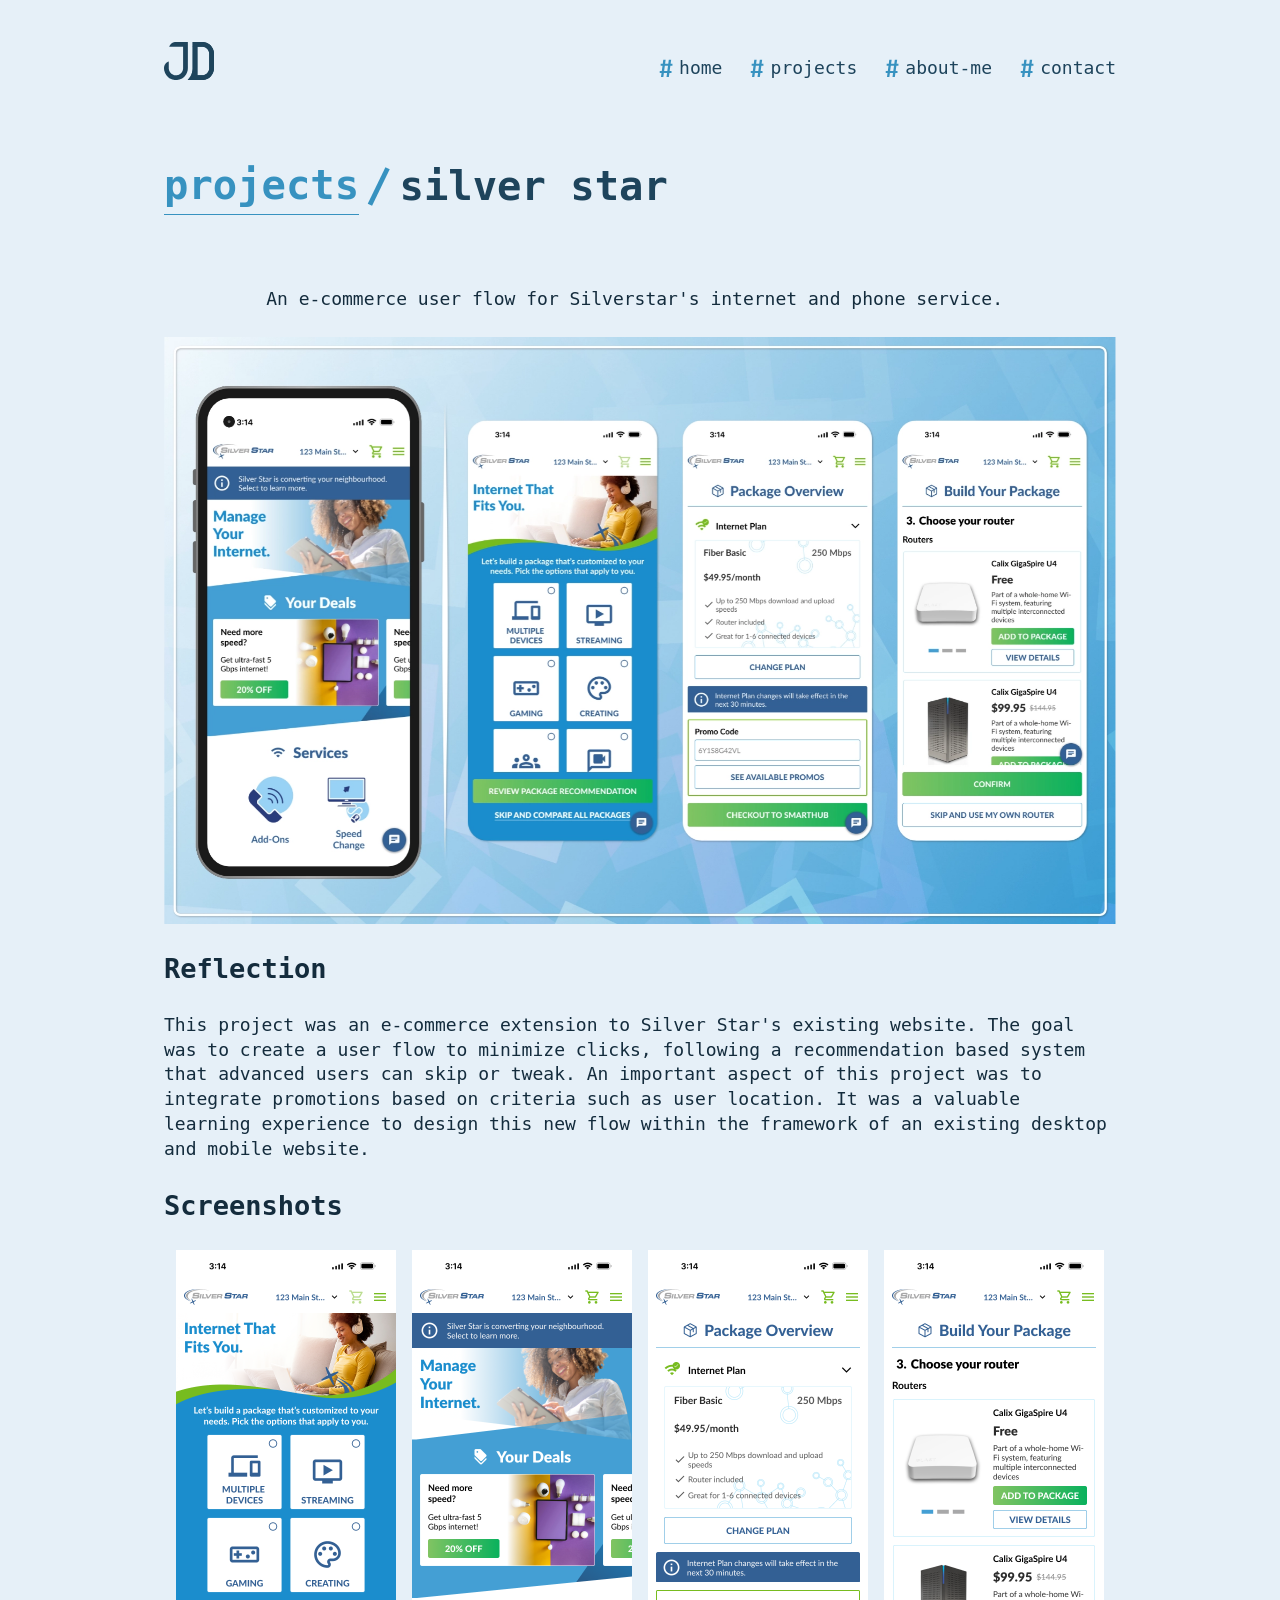
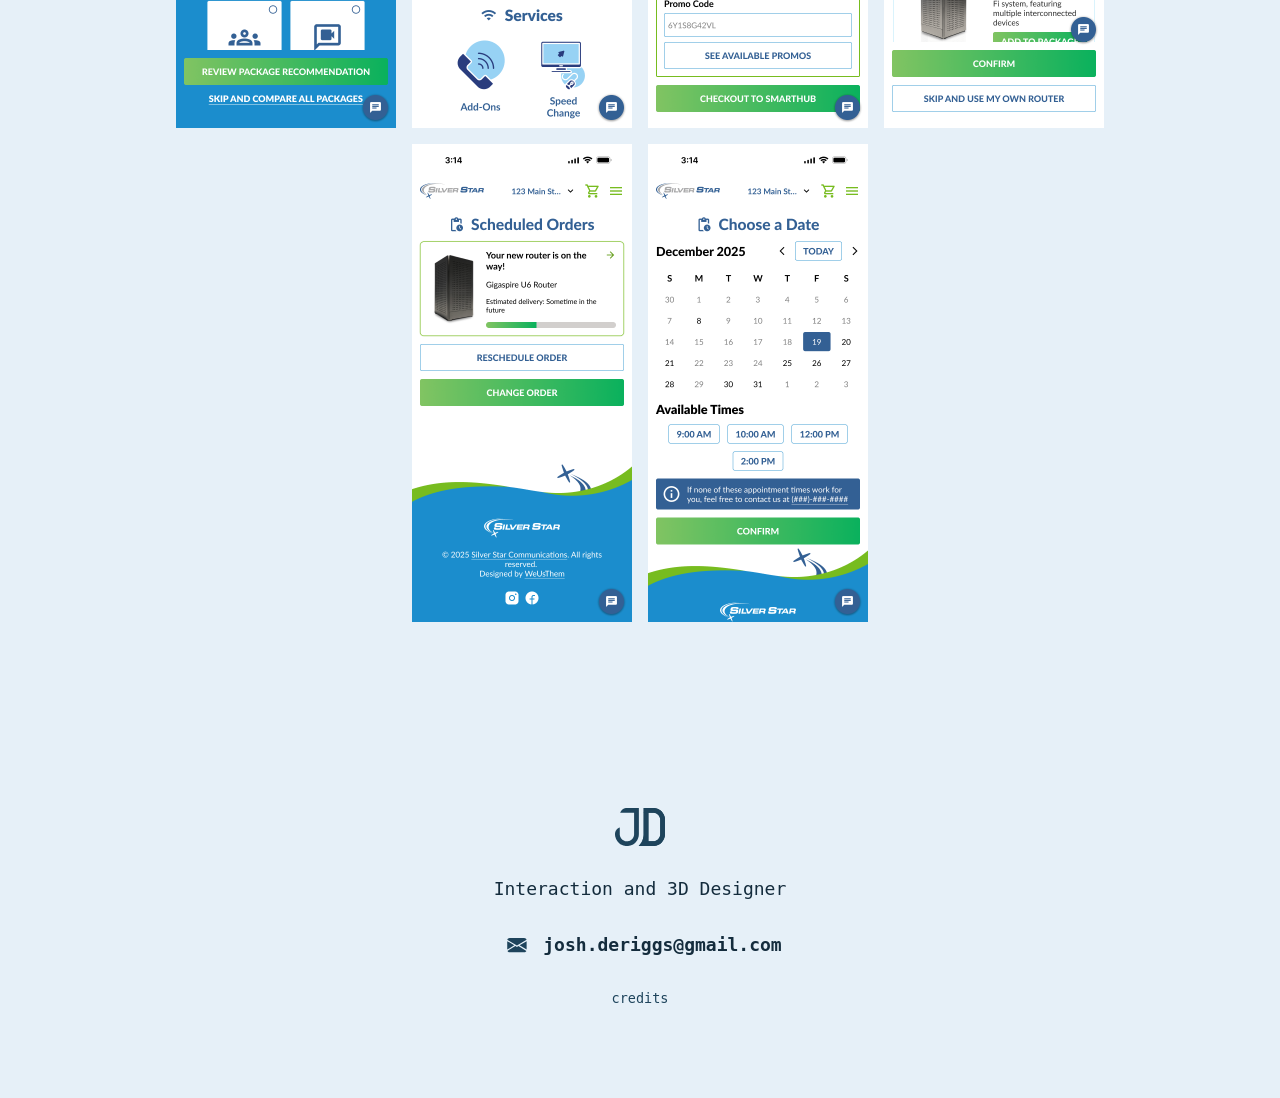
<file: projects/silver-star/index.html>
<!doctype html>
<html
  lang="en"
  data-ws-project="29639584-5099-4875-854f-e07596762705"
  data-ws-last-published="2026-05-25T19:20:00.568Z"
>
  <head>
    <link
      rel="stylesheet"
      type="text/css"
      href="/assets/static/app_generated_index-6937cd5a.byY-u2m8.css"
    />
    <meta charset="UTF-8" />
    <meta name="viewport" content="width=device-width,initial-scale=1" />
    <link
      rel="preload"
      as="image"
      imagesrcset="/assets/WorkLogo-web_jeY3u6V623JEtZqwNbH44.svg 16w, /assets/WorkLogo-web_jeY3u6V623JEtZqwNbH44.svg 32w, /assets/WorkLogo-web_jeY3u6V623JEtZqwNbH44.svg 48w, /assets/WorkLogo-web_jeY3u6V623JEtZqwNbH44.svg 64w, /assets/WorkLogo-web_jeY3u6V623JEtZqwNbH44.svg 96w, /assets/WorkLogo-web_jeY3u6V623JEtZqwNbH44.svg 128w"
      imagesizes="100vw"
    />
    <link rel="icon" href="/assets/logo_r1qaJQiri6sK3rPyq-Sar.svg" />
    <meta property="og:url" content="https://url/projects/silver-star" />
    <meta property="og:title" content="Untitled" />
    <meta property="og:type" content="website" />
    <meta name="robots" content="noindex, nofollow" />
    <meta
      property="og:image"
      content="/assets/Polytools_i7ikGhb9q4XttTWgjRfx5.webp"
    />
    <meta property="twitter:card" content="summary_large_image" />
    <title>Untitled</title>
  </head>
  <body class="w-element">
    <div class="w-box">
      <header
        class="w-box c1357293 c9jnjeu czr2pxy c155uc7w cry9bxc c1lxiyww c1778y6x c18v2pa2 c1s46o9r cdczzub c15hexcm c1mpedrw c1rstvfo c1nd8hlk"
      >
        <div style="display: contents">
          <div style="display: contents">
            <a
              aria-label="Home"
              href="/"
              class="w-link chbermr cld4m44 cgrhyqg ccg2arl c1u0w1c2 c1jdbdk1 c13xeq47 c1m1praz c135vpv5 c1l0vha7 csyy8v5 c1bc2i7x c17r8x7j cw409oe cj9wdjl c1er9g7j c1hh9fvj cl60rel czukzo6 c1223h70 c4j0o1n c15li9yt c1x1ucwy csba0v1 c7rxj2g c8ksia9 cnqrsxi"
              ><img
                alt=""
                width="50"
                height="50"
                src="/assets/WorkLogo-web_jeY3u6V623JEtZqwNbH44.svg"
                class="w-image"
                sizes="100vw"
                srcset="
                  /assets/WorkLogo-web_jeY3u6V623JEtZqwNbH44.svg  16w,
                  /assets/WorkLogo-web_jeY3u6V623JEtZqwNbH44.svg  32w,
                  /assets/WorkLogo-web_jeY3u6V623JEtZqwNbH44.svg  48w,
                  /assets/WorkLogo-web_jeY3u6V623JEtZqwNbH44.svg  64w,
                  /assets/WorkLogo-web_jeY3u6V623JEtZqwNbH44.svg  96w,
                  /assets/WorkLogo-web_jeY3u6V623JEtZqwNbH44.svg 128w
                "
                decoding="async"
                loading="eager"
            /></a>
          </div>
        </div>
        <nav
          aria-label="main"
          class="w-box cry9bxc c1qyy4dh c1t3frhm c1fhkm63 clv8gve c1rstvfo c10x096o c174sw29 c1976n4o cc3dq2t"
        >
          <div style="display: contents">
            <div style="display: contents">
              <ul
                class="w-list c34dwh1 c1y6imu0 c1cn3fw9 cry9bxc c1z0l37u c1ml0hr7 c174sw29 c1rstvfo c10x096o"
              >
                <li class="w-list-item">
                  <a
                    href="/#top"
                    class="w-link c12y6bqh csru8nn cgrhyqg ccg2arl c1u0w1c2 c1jdbdk1 c13xeq47 cyarius c135vpv5 c1l0vha7 csyy8v5 c1bc2i7x c17r8x7j cw409oe cj9wdjl c1er9g7j c1hh9fvj ch11gwv c3d5uvm c4nlx42 c1qyy4dh ct02u4h c1e7helk c181tpuq cl60rel czukzo6 c1223h70 c4j0o1n c15li9yt c1x1ucwy csba0v1 c7rxj2g c8ksia9 cnqrsxi c12mjb61"
                    ><div
                      class="w-html-embed csru8nn ch2prsz cg4iiql c1qyy4dh ct02u4h cpp0nin"
                    >
                      <svg
                        width="100%"
                        height="100%"
                        viewBox="0 0 17 23"
                        fill="none"
                        xmlns="http://www.w3.org/2000/svg"
                      >
                        <path
                          d="M14.072 8.52L13.176 15.32H15.544V17.88H12.824L12.168 23H9.16L9.832 17.88H5.784L5.112 23H2.104L2.776 17.88H0.488V15.32H3.112L4.04 8.52H1.672V5.944H4.376L5.032 0.919998H8.056L7.352 5.944H11.416L12.088 0.919998H15.096L14.408 5.944H16.728V8.52H14.072ZM6.12 15.32H10.168L11.08 8.52H7.016L6.12 15.32Z"
                          fill="currentColor"
                        ></path>
                      </svg>
                    </div>
                    <span class="w-text">Home</span></a
                  >
                </li>
                <li class="w-list-item">
                  <a
                    href="/#projects"
                    class="w-link c12y6bqh csru8nn cgrhyqg ccg2arl c1u0w1c2 c1jdbdk1 c13xeq47 cyarius c135vpv5 c1l0vha7 csyy8v5 c1bc2i7x c17r8x7j cw409oe cj9wdjl c1er9g7j c1hh9fvj ch11gwv c3d5uvm c4nlx42 c1qyy4dh ct02u4h c1e7helk c181tpuq cl60rel czukzo6 c1223h70 c4j0o1n c15li9yt c1x1ucwy csba0v1 c7rxj2g c8ksia9 cnqrsxi c12mjb61"
                    ><div
                      class="w-html-embed csru8nn ch2prsz cg4iiql c1qyy4dh ct02u4h cpp0nin"
                    >
                      <svg
                        width="100%"
                        height="100%"
                        viewBox="0 0 17 23"
                        fill="none"
                        xmlns="http://www.w3.org/2000/svg"
                      >
                        <path
                          d="M14.072 8.52L13.176 15.32H15.544V17.88H12.824L12.168 23H9.16L9.832 17.88H5.784L5.112 23H2.104L2.776 17.88H0.488V15.32H3.112L4.04 8.52H1.672V5.944H4.376L5.032 0.919998H8.056L7.352 5.944H11.416L12.088 0.919998H15.096L14.408 5.944H16.728V8.52H14.072ZM6.12 15.32H10.168L11.08 8.52H7.016L6.12 15.32Z"
                          fill="currentColor"
                        ></path>
                      </svg>
                    </div>
                    <span class="w-text">Projects</span></a
                  >
                </li>
                <li class="w-list-item">
                  <a
                    href="/#aboutme"
                    class="w-link c12y6bqh csru8nn cgrhyqg ccg2arl c1u0w1c2 c1jdbdk1 c13xeq47 cyarius c135vpv5 c1l0vha7 csyy8v5 c1bc2i7x c17r8x7j cw409oe cj9wdjl c1er9g7j c1hh9fvj ch11gwv c3d5uvm c4nlx42 c1qyy4dh ct02u4h c1e7helk c181tpuq cl60rel czukzo6 c1223h70 c4j0o1n c15li9yt c1x1ucwy csba0v1 c7rxj2g c8ksia9 cnqrsxi c12mjb61"
                    ><div
                      class="w-html-embed csru8nn ch2prsz cg4iiql c1qyy4dh ct02u4h cpp0nin"
                    >
                      <svg
                        width="100%"
                        height="100%"
                        viewBox="0 0 17 23"
                        fill="none"
                        xmlns="http://www.w3.org/2000/svg"
                      >
                        <path
                          d="M14.072 8.52L13.176 15.32H15.544V17.88H12.824L12.168 23H9.16L9.832 17.88H5.784L5.112 23H2.104L2.776 17.88H0.488V15.32H3.112L4.04 8.52H1.672V5.944H4.376L5.032 0.919998H8.056L7.352 5.944H11.416L12.088 0.919998H15.096L14.408 5.944H16.728V8.52H14.072ZM6.12 15.32H10.168L11.08 8.52H7.016L6.12 15.32Z"
                          fill="currentColor"
                        ></path>
                      </svg>
                    </div>
                    <span class="w-text">About-me</span></a
                  >
                </li>
                <li class="w-list-item">
                  <a
                    href="mailto:josh.deriggs@gmail.com?subject=Mail+from+Website"
                    class="w-link c12y6bqh csru8nn cgrhyqg ccg2arl c1u0w1c2 c1jdbdk1 c13xeq47 cyarius c135vpv5 c1l0vha7 csyy8v5 c1bc2i7x c17r8x7j cw409oe cj9wdjl c1er9g7j c1hh9fvj ch11gwv c3d5uvm c4nlx42 c1qyy4dh ct02u4h c1e7helk c181tpuq cl60rel czukzo6 c1223h70 c4j0o1n c15li9yt c1x1ucwy csba0v1 c7rxj2g c8ksia9 cnqrsxi c12mjb61"
                    ><div
                      class="w-html-embed csru8nn ch2prsz cg4iiql c1qyy4dh ct02u4h cpp0nin"
                    >
                      <svg
                        width="100%"
                        height="100%"
                        viewBox="0 0 17 23"
                        fill="none"
                        xmlns="http://www.w3.org/2000/svg"
                      >
                        <path
                          d="M14.072 8.52L13.176 15.32H15.544V17.88H12.824L12.168 23H9.16L9.832 17.88H5.784L5.112 23H2.104L2.776 17.88H0.488V15.32H3.112L4.04 8.52H1.672V5.944H4.376L5.032 0.919998H8.056L7.352 5.944H11.416L12.088 0.919998H15.096L14.408 5.944H16.728V8.52H14.072ZM6.12 15.32H10.168L11.08 8.52H7.016L6.12 15.32Z"
                          fill="currentColor"
                        ></path>
                      </svg>
                    </div>
                    <span class="w-text">Contact</span></a
                  >
                </li>
              </ul>
            </div>
          </div>
        </nav>
        <div class="w-box cwvpjlf cf4s3xc">
          <button
            type="button"
            aria-label="Open mobile menu"
            class="w-button c12y6bqh c1e7helk c13b531o c1my01bv c14z1eqr c1ktl1y1 c135vpv5 csru8nn c1qyy4dh ct02u4h c1md20bl c1e892th c1qom380 c1cb3y4c c1nwyims ci4ohfa c1dns89f cwc6hbl c11r52nx cr8yqfm c1ufwdzl c5blvcv cml0h3f c19mhsau cl60rel czukzo6 c8ksia9 cnqrsxi c8g2o8g c1mk6p8z c117up93 cngthtj cv7lanz c1oxjrsz csud216 c1xiy5b1 cq7d8me c1ycnvnd"
            aria-haspopup="dialog"
            aria-expanded="false"
            aria-controls="radix-:Rcm:"
            data-state="closed"
          >
            <div class="w-html-embed">
              <svg
                xmlns="http://www.w3.org/2000/svg"
                viewBox="0 0 22 22"
                fill="currentColor"
                width="100%"
                height="100%"
                style="display: block"
              >
                <path
                  fill-rule="evenodd"
                  d="M2 5.998a.75.75 0 0 1 .75-.75h16.5a.75.75 0 0 1 0 1.5H2.75a.75.75 0 0 1-.75-.75Zm0 5.5a.75.75 0 0 1 .75-.75h16.5a.75.75 0 0 1 0 1.5H2.75a.75.75 0 0 1-.75-.75Zm0 5.5a.75.75 0 0 1 .75-.75h16.5a.75.75 0 0 1 0 1.5H2.75a.75.75 0 0 1-.75-.75Z"
                  clip-rule="evenodd"
                />
              </svg>
            </div>
          </button>
        </div>
      </header>
      <div style="display: contents">
        <div style="display: contents">
          <div class="w-html-embed">
            <style>
              /* So we don't need to add a token to every paragraph to remove margin. */
              p {
                margin: 0;
              }

              * {
                /* Make links scroll to their sections smoothly. */
                scroll-behavior: smooth;
              }

              /* Nav Trigger show active when submenu is open. */
              nav button[data-state="open"] {
                --navigation-menu-trigger-icon-transform: 180deg;
                color: var(--foreground-muted);
              }
            </style>
          </div>
        </div>
      </div>
      <main class="w-box">
        <section class="w-box cfvl0bs cayl3f3">
          <div
            class="w-box c1357293 c9jnjeu czr2pxy c155uc7w cry9bxc c1lfjoq7 c1778y6x c1wt8a7g c1s46o9r cdczzub c1fd0kk1 c11gzs80"
          >
            <div
              class="w-box cry9bxc c1lxiyww ct8c5y2 c10zkoym c1qyy4dh c1wt8a7g czr2pxy c1e2b3ev"
            >
              <h1
                class="w-heading c1cb3y4c c32myit cwrra4i cizucda c11nr3ex c74kosi c1qom380 cry9bxc c1qyy4dh c1wt8a7g c181tpuq c1ns98mi cavd3zn c8q0msf c5m8ase clv8gve c1dhz37v ce07h1k c1y4fwd4"
              >
                <a
                  href="/projects"
                  class="w-element chbermr cld4m44 cgrhyqg ccg2arl c1u0w1c2 c1jdbdk1 c13xeq47 cyarius c135vpv5 c1kz4bsi cy8j7mm c1hwbdwo c10mz0pn cw409oe cj9wdjl c1er9g7j c1hh9fvj cl60rel czukzo6 c1223h70 ck31cl2 c15li9yt c1x1ucwy csba0v1 c7rxj2g c8ksia9 cnqrsxi"
                  ><span data-ws-tag="span" class="w-text">Projects</span></a
                >
                <div
                  class="w-html-embed cpp0nin csru8nn ch2prsz cg4iiql c12sm2j2"
                >
                  <svg
                    width="100%"
                    height="100%"
                    viewBox="0 0 18 31"
                    fill="none"
                    xmlns="http://www.w3.org/2000/svg"
                  >
                    <path
                      d="M3.512 30.488L0.184 28.968L13.72 0.935999L17.016 2.488L3.512 30.488Z"
                      fill="currentColor"
                    ></path>
                  </svg>
                </div>
                <span class="w-text">Silver star</span>
              </h1>
            </div>
          </div>
        </section>
        <section class="w-box cfvl0bs c1mzb2kd">
          <div
            class="w-box c1357293 c9jnjeu czr2pxy c155uc7w cry9bxc c1lfjoq7 c1778y6x ct02u4h c10zkoym ct8c5y2 c1fd0kk1 c11gzs80 cgn90jy"
          >
            <p data-ani="zoom" class="w-paragraph c5m8ase cqeb86t c1qom380">
              An e-commerce user flow for Silverstar&#x27;s internet and phone
              service.
            </p>
            <img
              alt=""
              width="1773"
              height="1094"
              src="/assets/silverstar-thumbnail_QH3iGF-VPIj0ajUdItMte.webp"
              data-ani="slide-up"
              class="w-image c10mt0ot c12sm2j2"
              sizes="100vw"
              srcset="
                /assets/silverstar-thumbnail_QH3iGF-VPIj0ajUdItMte.webp   16w,
                /assets/silverstar-thumbnail_QH3iGF-VPIj0ajUdItMte.webp   32w,
                /assets/silverstar-thumbnail_QH3iGF-VPIj0ajUdItMte.webp   48w,
                /assets/silverstar-thumbnail_QH3iGF-VPIj0ajUdItMte.webp   64w,
                /assets/silverstar-thumbnail_QH3iGF-VPIj0ajUdItMte.webp   96w,
                /assets/silverstar-thumbnail_QH3iGF-VPIj0ajUdItMte.webp  128w,
                /assets/silverstar-thumbnail_QH3iGF-VPIj0ajUdItMte.webp  256w,
                /assets/silverstar-thumbnail_QH3iGF-VPIj0ajUdItMte.webp  384w,
                /assets/silverstar-thumbnail_QH3iGF-VPIj0ajUdItMte.webp  640w,
                /assets/silverstar-thumbnail_QH3iGF-VPIj0ajUdItMte.webp  750w,
                /assets/silverstar-thumbnail_QH3iGF-VPIj0ajUdItMte.webp  828w,
                /assets/silverstar-thumbnail_QH3iGF-VPIj0ajUdItMte.webp 1080w,
                /assets/silverstar-thumbnail_QH3iGF-VPIj0ajUdItMte.webp 1200w,
                /assets/silverstar-thumbnail_QH3iGF-VPIj0ajUdItMte.webp 1920w,
                /assets/silverstar-thumbnail_QH3iGF-VPIj0ajUdItMte.webp 2048w,
                /assets/silverstar-thumbnail_QH3iGF-VPIj0ajUdItMte.webp 3840w
              "
              decoding="async"
              loading="lazy"
            /><span data-ani="slide-up" class="w-text cuoke4w c1cb3y4c"
              >Reflection</span
            >
            <div data-ws-tag="div" data-ani="slide-up" class="w-text">
              This project was an e-commerce extension to Silver Star&#x27;s
              existing website. The goal was to create a user flow to minimize
              clicks, following a recommendation based system that advanced
              users can skip or tweak. An important aspect of this project was
              to integrate promotions based on criteria such as user location.
              It was a valuable learning experience to design this new flow
              within the framework of an existing desktop and mobile website.
            </div>
            <span id="" data-ani="slide-up" class="w-text cuoke4w c1cb3y4c"
              >Screenshots</span
            >
            <div
              data-ani="slide-up"
              data-ani-children="true"
              class="w-element cry9bxc cqlaijg ckuc2su ch7qzpx c8x4o7e c1b60xtq cstj0zg c5m8ase cqeb86t c1lxiyww c15cml01 c12sm2j2 cmn85xq c1ku71hl c16xs6ny ct02u4h"
            >
              <img
                alt=""
                width="220"
                height="478"
                src="/assets/New_-_Onboarding_iyhzkk5lKEgnyoHijW7Fq.png"
                class="w-image c10mt0ot c12sm2j2 cuzl71o"
                sizes="100vw"
                srcset="
                  /assets/New_-_Onboarding_iyhzkk5lKEgnyoHijW7Fq.png  16w,
                  /assets/New_-_Onboarding_iyhzkk5lKEgnyoHijW7Fq.png  32w,
                  /assets/New_-_Onboarding_iyhzkk5lKEgnyoHijW7Fq.png  48w,
                  /assets/New_-_Onboarding_iyhzkk5lKEgnyoHijW7Fq.png  64w,
                  /assets/New_-_Onboarding_iyhzkk5lKEgnyoHijW7Fq.png  96w,
                  /assets/New_-_Onboarding_iyhzkk5lKEgnyoHijW7Fq.png 128w,
                  /assets/New_-_Onboarding_iyhzkk5lKEgnyoHijW7Fq.png 256w,
                  /assets/New_-_Onboarding_iyhzkk5lKEgnyoHijW7Fq.png 384w,
                  /assets/New_-_Onboarding_iyhzkk5lKEgnyoHijW7Fq.png 640w
                "
                decoding="async"
                loading="lazy"
              /><img
                alt=""
                width="220"
                height="478"
                src="/assets/Existing_-_Home_uAKWdq9k5UHGVeFIUPg5n.png"
                class="w-image c10mt0ot c12sm2j2 cuzl71o"
                sizes="100vw"
                srcset="
                  /assets/Existing_-_Home_uAKWdq9k5UHGVeFIUPg5n.png  16w,
                  /assets/Existing_-_Home_uAKWdq9k5UHGVeFIUPg5n.png  32w,
                  /assets/Existing_-_Home_uAKWdq9k5UHGVeFIUPg5n.png  48w,
                  /assets/Existing_-_Home_uAKWdq9k5UHGVeFIUPg5n.png  64w,
                  /assets/Existing_-_Home_uAKWdq9k5UHGVeFIUPg5n.png  96w,
                  /assets/Existing_-_Home_uAKWdq9k5UHGVeFIUPg5n.png 128w,
                  /assets/Existing_-_Home_uAKWdq9k5UHGVeFIUPg5n.png 256w,
                  /assets/Existing_-_Home_uAKWdq9k5UHGVeFIUPg5n.png 384w,
                  /assets/Existing_-_Home_uAKWdq9k5UHGVeFIUPg5n.png 640w
                "
                decoding="async"
                loading="lazy"
              /><img
                alt=""
                width="440"
                height="956"
                src="/assets/Existing_-_Your_Package_zgYsecMdnvQtmQwwwc6_f.png"
                class="w-image cbc3vwm c12sm2j2 cuzl71o c1ci1puh"
                sizes="100vw"
                srcset="
                  /assets/Existing_-_Your_Package_zgYsecMdnvQtmQwwwc6_f.png   16w,
                  /assets/Existing_-_Your_Package_zgYsecMdnvQtmQwwwc6_f.png   32w,
                  /assets/Existing_-_Your_Package_zgYsecMdnvQtmQwwwc6_f.png   48w,
                  /assets/Existing_-_Your_Package_zgYsecMdnvQtmQwwwc6_f.png   64w,
                  /assets/Existing_-_Your_Package_zgYsecMdnvQtmQwwwc6_f.png   96w,
                  /assets/Existing_-_Your_Package_zgYsecMdnvQtmQwwwc6_f.png  128w,
                  /assets/Existing_-_Your_Package_zgYsecMdnvQtmQwwwc6_f.png  256w,
                  /assets/Existing_-_Your_Package_zgYsecMdnvQtmQwwwc6_f.png  384w,
                  /assets/Existing_-_Your_Package_zgYsecMdnvQtmQwwwc6_f.png  640w,
                  /assets/Existing_-_Your_Package_zgYsecMdnvQtmQwwwc6_f.png  750w,
                  /assets/Existing_-_Your_Package_zgYsecMdnvQtmQwwwc6_f.png  828w,
                  /assets/Existing_-_Your_Package_zgYsecMdnvQtmQwwwc6_f.png 1080w
                "
                decoding="async"
                loading="lazy"
              /><img
                alt=""
                width="440"
                height="956"
                src="/assets/New_-_Router_-bL1PYeuK3QNi3OR216Cl.png"
                class="w-image cbc3vwm c12sm2j2 cuzl71o"
                sizes="100vw"
                srcset="
                  /assets/New_-_Router_-bL1PYeuK3QNi3OR216Cl.png   16w,
                  /assets/New_-_Router_-bL1PYeuK3QNi3OR216Cl.png   32w,
                  /assets/New_-_Router_-bL1PYeuK3QNi3OR216Cl.png   48w,
                  /assets/New_-_Router_-bL1PYeuK3QNi3OR216Cl.png   64w,
                  /assets/New_-_Router_-bL1PYeuK3QNi3OR216Cl.png   96w,
                  /assets/New_-_Router_-bL1PYeuK3QNi3OR216Cl.png  128w,
                  /assets/New_-_Router_-bL1PYeuK3QNi3OR216Cl.png  256w,
                  /assets/New_-_Router_-bL1PYeuK3QNi3OR216Cl.png  384w,
                  /assets/New_-_Router_-bL1PYeuK3QNi3OR216Cl.png  640w,
                  /assets/New_-_Router_-bL1PYeuK3QNi3OR216Cl.png  750w,
                  /assets/New_-_Router_-bL1PYeuK3QNi3OR216Cl.png  828w,
                  /assets/New_-_Router_-bL1PYeuK3QNi3OR216Cl.png 1080w
                "
                decoding="async"
                loading="lazy"
              /><img
                alt=""
                width="440"
                height="956"
                src="/assets/Existing_-_Scheduled_Order_sg7OittkiGe7LpN-KS-g-.png"
                class="w-image cbc3vwm c12sm2j2 cuzl71o"
                sizes="100vw"
                srcset="
                  /assets/Existing_-_Scheduled_Order_sg7OittkiGe7LpN-KS-g-.png   16w,
                  /assets/Existing_-_Scheduled_Order_sg7OittkiGe7LpN-KS-g-.png   32w,
                  /assets/Existing_-_Scheduled_Order_sg7OittkiGe7LpN-KS-g-.png   48w,
                  /assets/Existing_-_Scheduled_Order_sg7OittkiGe7LpN-KS-g-.png   64w,
                  /assets/Existing_-_Scheduled_Order_sg7OittkiGe7LpN-KS-g-.png   96w,
                  /assets/Existing_-_Scheduled_Order_sg7OittkiGe7LpN-KS-g-.png  128w,
                  /assets/Existing_-_Scheduled_Order_sg7OittkiGe7LpN-KS-g-.png  256w,
                  /assets/Existing_-_Scheduled_Order_sg7OittkiGe7LpN-KS-g-.png  384w,
                  /assets/Existing_-_Scheduled_Order_sg7OittkiGe7LpN-KS-g-.png  640w,
                  /assets/Existing_-_Scheduled_Order_sg7OittkiGe7LpN-KS-g-.png  750w,
                  /assets/Existing_-_Scheduled_Order_sg7OittkiGe7LpN-KS-g-.png  828w,
                  /assets/Existing_-_Scheduled_Order_sg7OittkiGe7LpN-KS-g-.png 1080w
                "
                decoding="async"
                loading="lazy"
              /><img
                alt=""
                width="440"
                height="956"
                src="/assets/Existing_-_Rescheduling_-_Choose_a_Date_3KBeL2Y5D2S2OTFjIeK0h.png"
                class="w-image cbc3vwm c12sm2j2 cuzl71o"
                sizes="100vw"
                srcset="
                  /assets/Existing_-_Rescheduling_-_Choose_a_Date_3KBeL2Y5D2S2OTFjIeK0h.png   16w,
                  /assets/Existing_-_Rescheduling_-_Choose_a_Date_3KBeL2Y5D2S2OTFjIeK0h.png   32w,
                  /assets/Existing_-_Rescheduling_-_Choose_a_Date_3KBeL2Y5D2S2OTFjIeK0h.png   48w,
                  /assets/Existing_-_Rescheduling_-_Choose_a_Date_3KBeL2Y5D2S2OTFjIeK0h.png   64w,
                  /assets/Existing_-_Rescheduling_-_Choose_a_Date_3KBeL2Y5D2S2OTFjIeK0h.png   96w,
                  /assets/Existing_-_Rescheduling_-_Choose_a_Date_3KBeL2Y5D2S2OTFjIeK0h.png  128w,
                  /assets/Existing_-_Rescheduling_-_Choose_a_Date_3KBeL2Y5D2S2OTFjIeK0h.png  256w,
                  /assets/Existing_-_Rescheduling_-_Choose_a_Date_3KBeL2Y5D2S2OTFjIeK0h.png  384w,
                  /assets/Existing_-_Rescheduling_-_Choose_a_Date_3KBeL2Y5D2S2OTFjIeK0h.png  640w,
                  /assets/Existing_-_Rescheduling_-_Choose_a_Date_3KBeL2Y5D2S2OTFjIeK0h.png  750w,
                  /assets/Existing_-_Rescheduling_-_Choose_a_Date_3KBeL2Y5D2S2OTFjIeK0h.png  828w,
                  /assets/Existing_-_Rescheduling_-_Choose_a_Date_3KBeL2Y5D2S2OTFjIeK0h.png 1080w
                "
                decoding="async"
                loading="lazy"
              />
            </div>
          </div>
        </section>
      </main>
      <div style="display: contents">
        <div style="display: contents">
          <footer class="w-box cna0hdz c1mzb2kd">
            <div
              class="w-box c1357293 c9jnjeu czr2pxy c155uc7w cry9bxc c1lfjoq7 c1qyy4dh c1wt8a7g c10zkoym ct8c5y2 c1fd0kk1 c11gzs80"
            >
              <div style="display: contents">
                <div style="display: contents">
                  <a
                    aria-label="Home"
                    href="/"
                    class="w-link chbermr cld4m44 cgrhyqg ccg2arl c1u0w1c2 c1jdbdk1 c13xeq47 c1m1praz c135vpv5 c1l0vha7 csyy8v5 c1bc2i7x c17r8x7j cw409oe cj9wdjl c1er9g7j c1hh9fvj cl60rel czukzo6 c1223h70 c4j0o1n c15li9yt c1x1ucwy csba0v1 c7rxj2g c8ksia9 cnqrsxi"
                    ><img
                      alt=""
                      width="50"
                      height="50"
                      src="/assets/WorkLogo-web_jeY3u6V623JEtZqwNbH44.svg"
                      class="w-image"
                      sizes="100vw"
                      srcset="
                        /assets/WorkLogo-web_jeY3u6V623JEtZqwNbH44.svg  16w,
                        /assets/WorkLogo-web_jeY3u6V623JEtZqwNbH44.svg  32w,
                        /assets/WorkLogo-web_jeY3u6V623JEtZqwNbH44.svg  48w,
                        /assets/WorkLogo-web_jeY3u6V623JEtZqwNbH44.svg  64w,
                        /assets/WorkLogo-web_jeY3u6V623JEtZqwNbH44.svg  96w,
                        /assets/WorkLogo-web_jeY3u6V623JEtZqwNbH44.svg 128w
                      "
                      decoding="async"
                      loading="eager"
                  /></a>
                </div>
              </div>
              <p class="w-paragraph">Interaction and 3D Designer</p>
              <a
                href="mailto:josh.deriggs@gmail.com?subject=Mail+from+Website"
                class="w-link czt9u4x csru8nn cgrhyqg ccg2arl c1u0w1c2 c1jdbdk1 c13xeq47 cyarius c135vpv5 c1l0vha7 csyy8v5 c1bc2i7x c17r8x7j cw409oe cj9wdjl c1er9g7j c1hh9fvj c1qyy4dh c1wt8a7g cn6056e c1117wcl cz5x2lt c12sm2j2 cblpe2z cl60rel czukzo6 ckqth2g c4j0o1n c44vfqt c1e8zdxj c1xs0wst c7s1hdt c1b7r3cd c8ksia9 cnqrsxi"
                ><div
                  class="w-box c19acjow c1g1x4wk c1642u22 c1e9wxra c422x95 c1kectvc c18nx7en c13zjl4p cfcozna"
                >
                  <div class="w-html-embed">
                    <svg
                      width="100%"
                      height="100%"
                      viewBox="0 0 32 32"
                      fill="none"
                      xmlns="http://www.w3.org/2000/svg"
                    >
                      <path
                        d="M5.07187 9.20292C5.2168 8.57709 5.57307 8.01832 6.08232 7.6181C6.59158 7.21789 7.22365 6.99996 7.875 7H25.125C25.7764 6.99996 26.4084 7.21789 26.9177 7.6181C27.4269 8.01832 27.7832 8.57709 27.9281 9.20292L16.5 16.0865L5.07187 9.20292ZM5 10.8207V20.8847L13.3418 15.8442L5 10.8207ZM14.7189 16.6758L5.27456 22.3807C5.50791 22.8657 5.87619 23.2753 6.33656 23.5619C6.79693 23.8486 7.33044 24.0005 7.875 24H25.125C25.6695 24.0001 26.2028 23.8479 26.6629 23.561C27.123 23.274 27.491 22.8643 27.724 22.3793L18.2796 16.6744L16.5 17.7468L14.7189 16.6744V16.6758ZM19.6582 15.8457L28 20.8847V10.8207L19.6582 15.8442V15.8457Z"
                        fill="currentColor"
                      ></path>
                    </svg>
                  </div>
                </div>
                <div class="w-box cry9bxc c1lfjoq7 c16xs6ny ce1qmkg c1mcu1jn">
                  <span class="w-text c1cb3y4c">josh.deriggs@gmail.com</span>
                </div></a
              >
              <div
                class="w-box cry9bxc c10zkoym ct8c5y2 c15cml01 c1kol985 czqy8m4 c1bulmrh"
              >
                <a
                  href="/credits"
                  class="w-link c12y6bqh csru8nn cgrhyqg ccg2arl c1u0w1c2 c1jdbdk1 c13xeq47 cyarius c135vpv5 c1l0vha7 csyy8v5 c1bc2i7x c17r8x7j cw409oe cj9wdjl c1er9g7j c1hh9fvj ch11gwv c3d5uvm c4nlx42 c1qyy4dh ct02u4h c1e7helk c181tpuq cl60rel czukzo6 c1223h70 c4j0o1n c15li9yt c1x1ucwy csba0v1 c7rxj2g c8ksia9 cnqrsxi c12mjb61"
                  >Credits</a
                >
              </div>
            </div>
          </footer>
          <div style="display: contents">
            <div style="display: contents">
              <div class="w-html-embed">
                <style>
                  :root {
                    --ani-duration: var(--duration-default, 0.2s);
                    --ani-delay: 0s;
                    --ani-slide-offset: 20%;
                    --ani-zoom-in-scale: 1;
                    --ani-zoom-out-scale: 0.85;
                    --ani-flip-rotate: 30deg;
                    --ani-easing: var(--easing-fun, ease);
                    --ani-fill-mode: forwards;
                  }
                  [data-ani]:not([data-ani-children]),
                  [data-ani-children]:not([data-ani-progress]) > * {
                    animation-duration: var(--ani-duration);
                    animation-delay: var(--ani-delay);
                    animation-timing-function: var(--ani-easing);
                    animation-fill-mode: var(--ani-fill-mode);
                    opacity: 0;
                  }
                  [data-ani-progress]:not([data-ani-children]),
                  [data-ani-children]:not([data-ani]) > * {
                    transition-property: opacity, transform;
                    transition-duration: var(--ani-duration);
                    transition-timing-function: var(--ani-easing);
                    opacity: 0;
                  }
                  @keyframes fadeIn {
                    from {
                      opacity: 0;
                    }
                    to {
                      opacity: 1;
                    }
                  }
                  @keyframes fadeOut {
                    from {
                      opacity: 1;
                    }
                    to {
                      opacity: 0;
                    }
                  }
                  [data-ani-children][data-ani="fade"] > .in,
                  [data-ani="fade"]:where(
                      .in:not([data-state]),
                      [data-state$="open"],
                      [data-state="active"]
                    ) {
                    animation-name: fadeIn;
                  }
                  [data-ani-children][data-ani="fade"] > .out,
                  [data-ani="fade"]:where(
                      .out:not([data-state]),
                      [data-state="closed"],
                      [data-state="inactive"]
                    ) {
                    animation-name: fadeOut;
                  }
                  @keyframes slideIn {
                    from {
                      opacity: 0;
                      translate: var(--ani-slide-transform);
                    }
                    to {
                      opacity: 1;
                      translate: none;
                    }
                  }
                  @keyframes slideOut {
                    from {
                      opacity: 1;
                      translate: none;
                    }
                    to {
                      opacity: 0;
                      translate: var(--ani-slide-transform);
                    }
                  }
                  [data-ani-children][data-ani|="slide"] > .in,
                  [data-ani|="slide"]:where(
                      .in:not([data-state]),
                      [data-state$="open"],
                      [data-state="active"]
                    ) {
                    animation-name: slideIn;
                  }
                  [data-ani-children][data-ani|="slide"] > .out,
                  [data-ani|="slide"]:where(
                      .out:not([data-state]),
                      [data-state="closed"],
                      [data-state="inactive"]
                    ) {
                    animation-name: slideOut;
                  }
                  [data-ani="slide-up"] {
                    --ani-slide-transform: 0 var(--ani-slide-offset);
                  }
                  [data-ani="slide-down"] {
                    --ani-slide-transform: 0 calc(-1 * var(--ani-slide-offset));
                  }
                  [data-ani="slide-left"] {
                    --ani-slide-transform: var(--ani-slide-offset);
                  }
                  [data-ani="slide-right"] {
                    --ani-slide-transform: calc(-1 * var(--ani-slide-offset));
                  }
                  @keyframes zoomIn {
                    from {
                      opacity: 0;
                      scale: var(--ani-zoom-out-scale);
                    }
                    to {
                      opacity: 1;
                      scale: 1;
                    }
                  }
                  @keyframes zoomOut {
                    from {
                      opacity: 1;
                      scale: 1;
                    }
                    to {
                      opacity: 0;
                      scale: var(--ani-zoom-in-scale);
                    }
                  }
                  [data-ani-children][data-ani="zoom"] > .in,
                  [data-ani|="zoom"]:where(
                      .in:not([data-state]),
                      [data-state$="open"],
                      [data-state="active"]
                    ) {
                    animation-name: zoomIn;
                  }
                  [data-ani-children][data-ani="zoom"] > .out,
                  [data-ani|="zoom"]:where(
                      .out:not([data-state]),
                      [data-state="closed"],
                      [data-state="inactive"]
                    ) {
                    animation-name: zoomOut;
                  }
                  [data-ani-children][data-ani-progress="zoom"] > *,
                  [data-ani-progress="zoom"]:not([data-ani-children]) {
                    transform: scale(var(--ani-zoom-out-scale));
                  }
                  @keyframes flipInY {
                    from {
                      rotate: y var(--ani-flip-rotate);
                      perspective: 2000px;
                      opacity: 0;
                    }
                    to {
                      rotate: y 0;
                      opacity: 1;
                    }
                  }
                  @keyframes flipOutY {
                    from {
                      rotate: y 0;
                      opacity: 1;
                    }
                    to {
                      perspective: 2000px;
                      rotate: y var(--ani-flip-rotate);
                      opacity: 0;
                    }
                  }
                  @keyframes flipInX {
                    from {
                      perspective: 2000px;
                      rotate: x var(--ani-flip-rotate);
                      opacity: 0;
                    }
                    to {
                      rotate: x 0;
                      opacity: 1;
                    }
                  }
                  @keyframes flipOutX {
                    from {
                      rotate: x 0;
                      opacity: 1;
                    }
                    to {
                      perspective: 2000px;
                      rotate: x var(--ani-flip-rotate);
                      opacity: 0;
                    }
                  }
                  [data-ani-children][data-ani="flip-y"] > .in,
                  [data-ani="flip-y"]:where(
                      .in:not([data-state]),
                      [data-state$="open"],
                      [data-state="active"]
                    ) {
                    animation-name: flipInY;
                  }
                  [data-ani-children][data-ani="flip-x"] > .in,
                  [data-ani="flip-x"]:where(
                      .in:not([data-state]),
                      [data-state$="open"],
                      [data-state="active"]
                    ) {
                    animation-name: flipInX;
                  }
                  [data-ani-children][data-ani="flip-y"] > .out,
                  [data-ani="flip-y"]:where(
                      .out:not([data-state]),
                      [data-state="closed"],
                      [data-state="inactive"]
                    ) {
                    animation-name: flipOutY;
                  }
                  [data-ani-children][data-ani="flip-x"] > .out,
                  [data-ani="flip-x"]:where(
                      .out:not([data-state]),
                      [data-state="closed"],
                      [data-state="inactive"]
                    ) {
                    animation-name: flipOutX;
                  }
                  @keyframes expandDown {
                    from {
                      height: 0;
                    }
                    to {
                      height: var(--newHeight);
                    }
                  }
                  @keyframes expandUp {
                    from {
                      height: var(--newHeight);
                    }
                    to {
                      height: 0;
                    }
                  }
                  [data-ani="expand"],
                  [data-ani="expand"][data-state="open"],
                  [data-ani="expand"].in {
                    --newHeight: var(
                      --custom-height,
                      var(
                        --radix-accordion-content-height,
                        var(--radix-collapsible-content-height, 100%)
                      )
                    );
                    overflow: hidden;
                    opacity: 1;
                  }
                  [data-ani-children][data-ani="expand"] > .in,
                  [data-ani="expand"]:where(
                      .in:not([data-state]),
                      [data-state$="open"],
                      [data-state="active"]
                    ) {
                    animation: expandDown var(--ani-duration) var(--ani-easing);
                  }
                  [data-ani-children][data-ani="expand"] > .out,
                  [data-ani="expand"]:where(
                      .out:not([data-state]),
                      [data-state="closed"],
                      [data-state="inactive"]
                    ) {
                    animation: expandUp var(--ani-duration) var(--ani-easing);
                  }
                  @media (prefers-reduced-motion: reduce) {
                    [data-ani]:not([data-ani-children]),
                    [data-ani-progress]:not([data-ani-children]),
                    [data-ani-children] > * {
                      opacity: 1;
                      transform: none;
                      animation: none;
                      rotate: none;
                      scale: none;
                      translate: none;
                    }
                  }
                </style>
              </div>
            </div>
          </div>
        </div>
      </div>
    </div>
    <script id="vike_pageContext" type="application/json">
      {
        "_urlRewrite": null,
        "pageId": "/pages/projects/silver-star",
        "routeParams": {},
        "data": {
          "url": "https://url/projects/silver-star",
          "system": {
            "params": {},
            "search": {},
            "origin": "https://url",
            "pathname": "/projects/silver-star"
          },
          "resources": {},
          "pageMeta": {
            "title": "Untitled",
            "description": "",
            "excludePageFromSearch": true,
            "language": "",
            "socialImageAssetName": "Polytools_i7ikGhb9q4XttTWgjRfx5.webp",
            "socialImageUrl": "!undefined",
            "status": "!undefined",
            "redirect": "",
            "custom": []
          }
        }
      }
    </script>
    <script id="vike_globalContext" type="application/json">
      {}
    </script>
    <script
      src="/assets/entries/entry-server-routing.CPMZNN7K.js"
      type="module"
      async
    ></script>
    <link
      rel="modulepreload"
      href="/assets/entries/pages_projects_silver-star.C-z2WtZu.js"
      as="script"
      type="text/javascript"
    /><link
      rel="modulepreload"
      href="/assets/chunks/chunk-BegflO5J.js"
      as="script"
      type="text/javascript"
    /><link
      rel="modulepreload"
      href="/assets/chunks/chunk-BTFblxA7.js"
      as="script"
      type="text/javascript"
    /><link
      rel="modulepreload"
      href="/assets/chunks/chunk-D0QK0tsg.js"
      as="script"
      type="text/javascript"
    />
  </body>
</html>
</file>
<file: assets/static/app_generated_index-6937cd5a.byY-u2m8.css>
@layer presets{:root{display:grid;min-height:100%;grid-template-rows:auto;grid-template-columns:1fr;font-family:Arial,Roboto,sans-serif;font-size:16px;line-height:1.2;white-space:pre-wrap;white-space-collapse:preserve}a.w-element{box-sizing:border-box}body.w-element{box-sizing:border-box;-webkit-font-smoothing:antialiased;-moz-osx-font-smoothing:grayscale;margin:0}div.w-element,p.w-element,span.w-element{box-sizing:border-box}body.w-body{box-sizing:border-box;-webkit-font-smoothing:antialiased;-moz-osx-font-smoothing:grayscale;margin:0}div.w-box{box-sizing:border-box}footer.w-box{box-sizing:border-box}header.w-box{box-sizing:border-box}main.w-box{box-sizing:border-box}nav.w-box{box-sizing:border-box}section.w-box{box-sizing:border-box}div.w-html-embed{display:contents;white-space:normal;white-space-collapse:collapse}div.w-text{box-sizing:border-box;min-height:1em}a.w-link{box-sizing:border-box;display:inline-block}img.w-image{box-sizing:border-box;max-width:100%;display:block;height:auto}b.w-bold-text{font-weight:700;box-sizing:border-box}p.w-paragraph,h1.w-heading,h2.w-heading,h3.w-heading,form.w-webhook-form,label.w-label{box-sizing:border-box}input.w-text-input{font-family:inherit;font-size:100%;line-height:1.15;box-sizing:border-box;border-top-style:solid;border-right-style:solid;border-bottom-style:solid;border-left-style:solid;display:block;margin:0}button.w-button{font-family:inherit;font-size:100%;line-height:1.15;box-sizing:border-box;border-top-style:solid;border-right-style:solid;border-bottom-style:solid;border-left-style:solid;text-transform:none;margin:0}textarea.w-text-area{font-family:inherit;font-size:100%;line-height:1.15;box-sizing:border-box;border-top-style:solid;border-right-style:solid;border-bottom-style:solid;border-left-style:solid;resize:none;display:block;margin:0}hr.w-separator{height:1px;color:inherit;box-sizing:border-box;background-color:gray;border-top-style:none;border-right-style:none;border-left-style:none;border-bottom-style:none}ol.w-list{box-sizing:border-box;margin-top:0;margin-bottom:10px;padding-left:40px}li.w-list-item,div.w-dialog-overlay,div.w-dialog-content{box-sizing:border-box}button.w-close-button{background-color:transparent;background-image:none;font-family:inherit;font-size:100%;line-height:1.15;box-sizing:border-box;text-transform:none;border:0px solid rgb(226 232 240 / 1);margin:0;padding:0}code.w-code-text{font-family:ui-monospace,SFMono-Regular,Consolas,Liberation Mono,Menlo,monospace;font-size:1em;box-sizing:border-box;display:block;padding-left:.2em;padding-right:.2em;background-color:#eee;white-space:pre-wrap;white-space-collapse:preserve}span.w-text-1{box-sizing:border-box}blockquote.w-blockquote{margin:0 0 10px;padding:10px 20px;border-left:5px solid rgb(226 226 226 / 1)}a.w-rich-text-link{box-sizing:border-box;display:inline-block}div.w-accordion,div.w-item{box-sizing:border-box}h3.w-item-header{box-sizing:border-box;margin-top:0;margin-bottom:0}button.w-item-trigger{font-family:inherit;font-size:100%;line-height:1.15;box-sizing:border-box;text-transform:none;background-color:transparent;background-image:none;border:0px solid rgb(226 232 240 / 1);margin:0;padding:0}div.w-item-content,div.w-vimeo{box-sizing:border-box}img.w-preview-image{box-sizing:border-box;max-width:100%;display:block;height:auto}div.w-spinner{box-sizing:border-box}button.w-play-button{font-family:inherit;font-size:100%;line-height:1.15;box-sizing:border-box;border-top-style:solid;border-right-style:solid;border-bottom-style:solid;border-left-style:solid;text-transform:none;margin:0}}@media all{:root{--font-lineheight-00: .95;--font-lineheight-0: 1.1;--font-lineheight-1: 1.25;--font-lineheight-2: 1.375;--font-lineheight-3: 1.5;--font-lineheight-4: 1.75;--font-lineheight-5: 2;--font-letterspacing-0: -.05em;--font-letterspacing-1: .025em;--font-letterspacing-2: .05em;--font-letterspacing-3: .075em;--font-letterspacing-4: .15em;--font-letterspacing-5: .5em;--font-letterspacing-6: .75em;--font-letterspacing-7: 1em;--font-size-00: .5rem;--font-size-0: .75rem;--font-size-1: 1rem;--font-size-2: 1.1rem;--font-size-3: 1.25rem;--font-size-4: 1.5rem;--font-size-5: 2rem;--font-size-6: 2.5rem;--font-size-7: 3rem;--font-size-8: 3.5rem;--font-size-fluid-0: clamp(.75rem,2vw,1rem);--font-size-fluid-1: clamp(1rem,4vw,1.5rem);--font-size-fluid-2: clamp(1.5rem,6vw,2.25rem);--font-size-fluid-3: clamp(2rem,8vw,2.25rem);--size-000: -.5rem;--size-00: -.25rem;--size-1: .25rem;--size-2: .5rem;--size-3: 1rem;--size-4: 1.25rem;--size-5: 1.5rem;--size-6: 1.75rem;--size-7: 2rem;--size-8: 3rem;--size-9: 4rem;--size-10: 5rem;--size-11: 7.5rem;--size-12: 10rem;--size-13: 15rem;--size-14: 20rem;--size-15: 30rem;--size-px-000: -8px;--size-px-00: -4px;--size-px-1: 4px;--size-px-2: 8px;--size-px-3: 16px;--size-px-4: 20px;--size-px-5: 24px;--size-px-6: 28px;--size-px-7: 32px;--size-px-8: 48px;--size-px-9: 64px;--size-px-10: 80px;--size-px-11: 120px;--size-px-12: 160px;--size-px-13: 240px;--size-px-14: 320px;--size-px-15: 480px;--size-fluid-1: clamp(.5rem,1vw,1rem);--size-fluid-2: clamp(1rem,2vw,1.5rem);--size-fluid-3: clamp(1.5rem,3vw,2rem);--size-fluid-4: clamp(2rem,4vw,3rem);--size-fluid-5: clamp(4rem,5vw,5rem);--size-fluid-6: clamp(5rem,7vw,7.5rem);--size-fluid-7: clamp(7.5rem,10vw,10rem);--size-fluid-8: clamp(10rem,20vw,15rem);--size-fluid-9: clamp(15rem,30vw,20rem);--size-fluid-10: clamp(20rem,40vw,30rem);--size-content-1: 20ch;--size-content-2: 45ch;--size-content-3: 60ch;--size-header-1: 20ch;--size-header-2: 25ch;--size-header-3: 35ch;--size-xxs: 240px;--size-xs: 360px;--size-sm: 480px;--size-md: 768px;--size-lg: 1024px;--size-xl: 1440px;--size-xxl: 1920px;--size-relative-000: -.5ch;--size-relative-00: -.25ch;--size-relative-1: .25ch;--size-relative-2: .5ch;--size-relative-3: 1ch;--size-relative-4: 1.25ch;--size-relative-5: 1.5ch;--size-relative-6: 1.75ch;--size-relative-7: 2ch;--size-relative-8: 3ch;--size-relative-9: 4ch;--size-relative-10: 5ch;--size-relative-11: 7.5ch;--size-relative-12: 10ch;--size-relative-13: 15ch;--size-relative-14: 20ch;--size-relative-15: 30ch;--ease-1: cubic-bezier(.25,0,.5,1);--ease-2: cubic-bezier(.25,0,.4,1);--ease-3: cubic-bezier(.25,0,.3,1);--ease-4: cubic-bezier(.25,0,.2,1);--ease-5: cubic-bezier(.25,0,.1,1);--ease-in-1: cubic-bezier(.25,0,1,1);--ease-in-2: cubic-bezier(.5,0,1,1);--ease-in-3: cubic-bezier(.7,0,1,1);--ease-in-4: cubic-bezier(.9,0,1,1);--ease-in-5: cubic-bezier(1,0,1,1);--ease-out-1: cubic-bezier(0,0,.75,1);--ease-out-2: cubic-bezier(0,0,.5,1);--ease-out-3: cubic-bezier(0,0,.3,1);--ease-out-4: cubic-bezier(0,0,.1,1);--ease-out-5: cubic-bezier(0,0,0,1);--ease-in-out-1: cubic-bezier(.1,0,.9,1);--ease-in-out-2: cubic-bezier(.3,0,.7,1);--ease-in-out-3: cubic-bezier(.5,0,.5,1);--ease-in-out-4: cubic-bezier(.7,0,.3,1);--ease-in-out-5: cubic-bezier(.9,0,.1,1);--ease-elastic-out-1: cubic-bezier(.5,.75,.75,1.25);--ease-elastic-out-2: cubic-bezier(.5,1,.75,1.25);--ease-elastic-out-3: cubic-bezier(.5,1.25,.75,1.25);--ease-elastic-out-4: cubic-bezier(.5,1.5,.75,1.25);--ease-elastic-out-5: cubic-bezier(.5,1.75,.75,1.25);--ease-elastic-in-1: cubic-bezier(.5,-.25,.75,1);--ease-elastic-in-2: cubic-bezier(.5,-.5,.75,1);--ease-elastic-in-3: cubic-bezier(.5,-.75,.75,1);--ease-elastic-in-4: cubic-bezier(.5,-1,.75,1);--ease-elastic-in-5: cubic-bezier(.5,-1.25,.75,1);--ease-elastic-in-out-1: cubic-bezier(.5,-.1,.1,1.5);--ease-elastic-in-out-2: cubic-bezier(.5,-.3,.1,1.5);--ease-elastic-in-out-3: cubic-bezier(.5,-.5,.1,1.5);--ease-elastic-in-out-4: cubic-bezier(.5,-.7,.1,1.5);--ease-elastic-in-out-5: cubic-bezier(.5,-.9,.1,1.5);--ease-step-1: steps(2);--ease-step-2: steps(3);--ease-step-3: steps(4);--ease-step-4: steps(7);--ease-step-5: steps(10);--ease-elastic-1: var(--ease-elastic-out-1);--ease-elastic-2: var(--ease-elastic-out-2);--ease-elastic-3: var(--ease-elastic-out-3);--ease-elastic-4: var(--ease-elastic-out-4);--ease-elastic-5: var(--ease-elastic-out-5);--ease-squish-1: var(--ease-elastic-in-out-1);--ease-squish-2: var(--ease-elastic-in-out-2);--ease-squish-3: var(--ease-elastic-in-out-3);--ease-squish-4: var(--ease-elastic-in-out-4);--ease-squish-5: var(--ease-elastic-in-out-5);--ease-spring-1: linear(0,.006,.025 2.8%,.101 6.1%,.539 18.9%,.721 25.3%,.849 31.5%,.937 38.1%,.968 41.8%,.991 45.7%,1.006 50.1%,1.015 55%,1.017 63.9%,1.001);--ease-spring-2: linear(0,.007,.029 2.2%,.118 4.7%,.625 14.4%,.826 19%,.902,.962,1.008 26.1%,1.041 28.7%,1.064 32.1%,1.07 36%,1.061 40.5%,1.015 53.4%,.999 61.6%,.995 71.2%,1);--ease-spring-3: linear(0,.009,.035 2.1%,.141 4.4%,.723 12.9%,.938 16.7%,1.017,1.077,1.121,1.149 24.3%,1.159,1.163,1.161,1.154 29.9%,1.129 32.8%,1.051 39.6%,1.017 43.1%,.991,.977 51%,.974 53.8%,.975 57.1%,.997 69.8%,1.003 76.9%,1);--ease-spring-4: linear(0,.009,.037 1.7%,.153 3.6%,.776 10.3%,1.001,1.142 16%,1.185,1.209 19%,1.215 19.9% 20.8%,1.199,1.165 25%,1.056 30.3%,1.008 33%,.973,.955 39.2%,.953 41.1%,.957 43.3%,.998 53.3%,1.009 59.1% 63.7%,.998 78.9%,1);--ease-spring-5: linear(0,.01,.04 1.6%,.161 3.3%,.816 9.4%,1.046,1.189 14.4%,1.231,1.254 17%,1.259,1.257 18.6%,1.236,1.194 22.3%,1.057 27%,.999 29.4%,.955 32.1%,.942,.935 34.9%,.933,.939 38.4%,1 47.3%,1.011,1.017 52.6%,1.016 56.4%,1 65.2%,.996 70.2%,1.001 87.2%,1);--ease-bounce-1: linear(0,.004,.016,.035,.063,.098,.141,.191,.25,.316,.391 36.8%,.563,.766,1 58.8%,.946,.908 69.1%,.895,.885,.879,.878,.879,.885,.895,.908 89.7%,.946,1);--ease-bounce-2: linear(0,.004,.016,.035,.063,.098,.141 15.1%,.25,.391,.562,.765,1,.892 45.2%,.849,.815,.788,.769,.757,.753,.757,.769,.788,.815,.85,.892 75.2%,1 80.2%,.973,.954,.943,.939,.943,.954,.973,1);--ease-bounce-3: linear(0,.004,.016,.035,.062,.098,.141 11.4%,.25,.39,.562,.764,1 30.3%,.847 34.8%,.787,.737,.699,.672,.655,.65,.656,.672,.699,.738,.787,.847 61.7%,1 66.2%,.946,.908,.885 74.2%,.879,.878,.879,.885 79.5%,.908,.946,1 87.4%,.981,.968,.96,.957,.96,.968,.981,1);--ease-bounce-4: linear(0,.004,.016 3%,.062,.141,.25,.391,.562 18.2%,1 24.3%,.81,.676 32.3%,.629,.595,.575,.568,.575,.595,.629,.676 48.2%,.811,1 56.2%,.918,.86,.825,.814,.825,.86,.918,1 77.2%,.94 80.6%,.925,.92,.925,.94 87.5%,1 90.9%,.974,.965,.974,1);--ease-bounce-5: linear(0,.004,.016 2.5%,.063,.141,.25 10.1%,.562,1 20.2%,.783,.627,.534 30.9%,.511,.503,.511,.534 38%,.627,.782,1 48.7%,.892,.815,.769 56.3%,.757,.753,.757,.769 61.3%,.815,.892,1 68.8%,.908 72.4%,.885,.878,.885,.908 79.4%,1 83%,.954 85.5%,.943,.939,.943,.954 90.5%,1 93%,.977,.97,.977,1);--layer-1: 1;--layer-2: 2;--layer-3: 3;--layer-4: 4;--layer-5: 5;--layer-important: 2147483647;--shadow-color: 220 3% 15%;--shadow-strength: 1%;--inner-shadow-highlight: inset 0-.5px 0 0#fff,inset 0 .5px 0 0 rgba(0,0,0,.067);--shadow-1: 0 1px 2px -1px hsl(var(--shadow-color)/calc(var(--shadow-strength) + 9%));--shadow-2: 0 3px 5px -2px hsl(var(--shadow-color)/calc(var(--shadow-strength) + 3%)),0 7px 14px -5px hsl(var(--shadow-color)/calc(var(--shadow-strength) + 5%));--shadow-3: 0 -1px 3px 0 hsl(var(--shadow-color)/calc(var(--shadow-strength) + 2%)),0 1px 2px -5px hsl(var(--shadow-color)/calc(var(--shadow-strength) + 2%)),0 2px 5px -5px hsl(var(--shadow-color)/calc(var(--shadow-strength) + 4%)),0 4px 12px -5px hsl(var(--shadow-color)/calc(var(--shadow-strength) + 5%)),0 12px 15px -5px hsl(var(--shadow-color)/calc(var(--shadow-strength) + 7%));--shadow-4: 0 -2px 5px 0 hsl(var(--shadow-color)/calc(var(--shadow-strength) + 2%)),0 1px 1px -2px hsl(var(--shadow-color)/calc(var(--shadow-strength) + 3%)),0 2px 2px -2px hsl(var(--shadow-color)/calc(var(--shadow-strength) + 3%)),0 5px 5px -2px hsl(var(--shadow-color)/calc(var(--shadow-strength) + 4%)),0 9px 9px -2px hsl(var(--shadow-color)/calc(var(--shadow-strength) + 5%)),0 16px 16px -2px hsl(var(--shadow-color)/calc(var(--shadow-strength) + 6%));--shadow-5: 0 -1px 2px 0 hsl(var(--shadow-color)/calc(var(--shadow-strength) + 2%)),0 2px 1px -2px hsl(var(--shadow-color)/calc(var(--shadow-strength) + 3%)),0 5px 5px -2px hsl(var(--shadow-color)/calc(var(--shadow-strength) + 3%)),0 10px 10px -2px hsl(var(--shadow-color)/calc(var(--shadow-strength) + 4%)),0 20px 20px -2px hsl(var(--shadow-color)/calc(var(--shadow-strength) + 5%)),0 40px 40px -2px hsl(var(--shadow-color)/calc(var(--shadow-strength) + 7%));--shadow-6: 0 -1px 2px 0 hsl(var(--shadow-color)/calc(var(--shadow-strength) + 2%)),0 3px 2px -2px hsl(var(--shadow-color)/calc(var(--shadow-strength) + 3%)),0 7px 5px -2px hsl(var(--shadow-color)/calc(var(--shadow-strength) + 3%)),0 12px 10px -2px hsl(var(--shadow-color)/calc(var(--shadow-strength) + 4%)),0 22px 18px -2px hsl(var(--shadow-color)/calc(var(--shadow-strength) + 5%)),0 41px 33px -2px hsl(var(--shadow-color)/calc(var(--shadow-strength) + 6%)),0 100px 80px -2px hsl(var(--shadow-color)/calc(var(--shadow-strength) + 7%));--inner-shadow-0: inset 0 0 0 1px hsl(var(--shadow-color)/calc(var(--shadow-strength) + 9%));--inner-shadow-1: inset 0 1px 2px 0 hsl(var(--shadow-color)/calc(var(--shadow-strength) + 9%)),var(--inner-shadow-highlight);--inner-shadow-2: inset 0 1px 4px 0 hsl(var(--shadow-color)/calc(var(--shadow-strength) + 9%)),var(--inner-shadow-highlight);--inner-shadow-3: inset 0 2px 8px 0 hsl(var(--shadow-color)/calc(var(--shadow-strength) + 9%)),var(--inner-shadow-highlight);--inner-shadow-4: inset 0 2px 14px 0 hsl(var(--shadow-color)/calc(var(--shadow-strength) + 9%)),var(--inner-shadow-highlight);--ratio-square: 1;--ratio-landscape: 4/3;--ratio-portrait: 3/4;--ratio-widescreen: 16/9;--ratio-ultrawide: 18/5;--ratio-golden: 1.618/1;--gray-0: rgb(255 255 255 / 1);--gray-1: unset;--gray-2: unset;--gray-3: unset;--gray-4: unset;--gray-5: unset;--gray-6: rgb(171 178 191 / 1);--gray-7: unset;--gray-8: unset;--gray-9: unset;--gray-10: unset;--gray-11: rgb(40 44 51 / 1);--gray-12: unset;--stone-0: unset;--stone-1: unset;--stone-2: unset;--stone-3: unset;--stone-4: unset;--stone-5: unset;--stone-6: unset;--stone-7: unset;--stone-8: unset;--stone-9: unset;--stone-10: unset;--stone-11: unset;--stone-12: unset;--red-0: unset;--red-1: unset;--red-2: unset;--red-3: unset;--red-4: unset;--red-5: unset;--red-6: rgb(224 107 116 / 1);--red-7: unset;--red-8: unset;--red-9: unset;--red-10: unset;--red-11: unset;--red-12: unset;--pink-0: unset;--pink-1: unset;--pink-2: unset;--pink-3: unset;--pink-4: unset;--pink-5: unset;--pink-6: unset;--pink-7: unset;--pink-8: unset;--pink-9: unset;--pink-10: unset;--pink-11: unset;--pink-12: unset;--purple-0: unset;--purple-1: unset;--purple-2: unset;--purple-3: unset;--purple-4: unset;--purple-5: unset;--purple-6: rgb(199 120 221 / 1);--purple-7: unset;--purple-8: unset;--purple-9: unset;--purple-10: unset;--purple-11: unset;--purple-12: unset;--violet-0: unset;--violet-1: unset;--violet-2: unset;--violet-3: unset;--violet-4: unset;--violet-5: unset;--violet-6: unset;--violet-7: unset;--violet-8: unset;--violet-9: unset;--violet-10: unset;--violet-11: unset;--violet-12: unset;--indigo-0: unset;--indigo-1: unset;--indigo-2: unset;--indigo-3: unset;--indigo-4: unset;--indigo-5: unset;--indigo-6: unset;--indigo-7: unset;--indigo-8: unset;--indigo-9: unset;--indigo-10: unset;--indigo-11: unset;--indigo-12: unset;--blue-0: #f3f8fc;--blue-1: #e6f0f8;--blue-2: #c6e1f1;--blue-3: #95c8e4;--blue-4: #6db5d9;--blue-5: #3792c0;--blue-6: #2675a3;--blue-7: #205e84;--blue-8: #1e506e;--blue-9: #1e445c;--blue-10: #142c3d;--blue-11: #0d1f2b;--blue-12: #050d17;--cyan-0: unset;--cyan-1: unset;--cyan-2: unset;--cyan-3: unset;--cyan-4: unset;--cyan-5: unset;--cyan-6: unset;--cyan-7: unset;--cyan-8: unset;--cyan-9: unset;--cyan-10: unset;--cyan-11: unset;--cyan-12: unset;--teal-0: unset;--teal-1: unset;--teal-2: unset;--teal-3: unset;--teal-4: unset;--teal-5: unset;--teal-6: unset;--teal-7: unset;--teal-8: unset;--teal-9: unset;--teal-10: unset;--teal-11: unset;--teal-12: unset;--green-0: unset;--green-1: unset;--green-2: unset;--green-3: unset;--green-4: unset;--green-5: unset;--green-6: rgb(152 195 121 / 1);--green-7: unset;--green-8: unset;--green-9: unset;--green-10: unset;--green-11: unset;--green-12: unset;--lime-0: unset;--lime-1: unset;--lime-2: unset;--lime-3: unset;--lime-4: unset;--lime-5: unset;--lime-6: unset;--lime-7: unset;--lime-8: unset;--lime-9: unset;--lime-10: unset;--lime-11: unset;--lime-12: unset;--yellow-0: unset;--yellow-1: unset;--yellow-2: unset;--yellow-3: unset;--yellow-4: unset;--yellow-5: unset;--yellow-6: rgb(229 192 122 / 1);--yellow-7: unset;--yellow-8: unset;--yellow-9: unset;--yellow-10: unset;--yellow-11: unset;--yellow-12: unset;--orange-0: #fff8eb;--orange-1: #ffecc6;--orange-2: #ffd788;--orange-3: #ffd788;--orange-4: #ffa82e;--orange-5: #f97e07;--orange-6: #dd5902;--orange-7: #b73a06;--orange-8: #942d0c;--orange-9: #7a250d;--orange-10: #461002;--orange-11: #300303;--orange-12: #0f0500;--choco-0: unset;--choco-1: unset;--choco-2: unset;--choco-3: unset;--choco-4: unset;--choco-5: unset;--choco-6: unset;--choco-7: unset;--choco-8: unset;--choco-9: unset;--choco-10: unset;--choco-11: unset;--choco-12: unset;--brown-0: unset;--brown-1: unset;--brown-2: unset;--brown-3: unset;--brown-4: unset;--brown-5: unset;--brown-6: unset;--brown-7: unset;--brown-8: unset;--brown-9: unset;--brown-10: unset;--brown-11: unset;--brown-12: unset;--sand-0: unset;--sand-1: unset;--sand-2: unset;--sand-3: unset;--sand-4: unset;--sand-5: unset;--sand-6: unset;--sand-7: unset;--sand-8: unset;--sand-9: unset;--sand-10: unset;--sand-11: unset;--sand-12: unset;--camo-0: unset;--camo-1: unset;--camo-2: unset;--camo-3: unset;--camo-4: unset;--camo-5: unset;--camo-6: unset;--camo-7: unset;--camo-8: unset;--camo-9: unset;--camo-10: unset;--camo-11: unset;--camo-12: unset;--jungle-0: unset;--jungle-1: unset;--jungle-2: unset;--jungle-3: unset;--jungle-4: unset;--jungle-5: unset;--jungle-6: unset;--jungle-7: unset;--jungle-8: unset;--jungle-9: unset;--jungle-10: unset;--jungle-11: unset;--jungle-12: unset;--gradient-1: unset;--gradient-2: unset;--gradient-3: unset;--gradient-4: unset;--gradient-5: unset;--gradient-6: unset;--gradient-7: unset;--gradient-8: unset;--gradient-9: unset;--gradient-10: unset;--gradient-11: unset;--gradient-12: unset;--gradient-13: unset;--gradient-14: unset;--gradient-15: unset;--gradient-16: unset;--gradient-17: unset;--gradient-18: unset;--gradient-19: unset;--gradient-20: unset;--gradient-21: unset;--gradient-22: unset;--gradient-23: unset;--gradient-24: unset;--gradient-25: unset;--gradient-26: unset;--gradient-27: unset;--gradient-28: unset;--gradient-29: unset;--gradient-30: unset;--noise-1: url("data:image/svg+xml;charset=utf-8,%3Csvg viewBox='0 0 200 200' xmlns='http://www.w3.org/2000/svg'%3E%3Cfilter id='a'%3E%3CfeTurbulence type='fractalNoise' baseFrequency='.005' numOctaves='2' stitchTiles='stitch'/%3E%3C/filter%3E%3Crect width='100%25' height='100%25' filter='url(%23a)'/%3E%3C/svg%3E");--noise-2: url("data:image/svg+xml;charset=utf-8,%3Csvg viewBox='0 0 300 300' xmlns='http://www.w3.org/2000/svg'%3E%3Cfilter id='a'%3E%3CfeTurbulence type='fractalNoise' baseFrequency='.05' stitchTiles='stitch'/%3E%3C/filter%3E%3Crect width='100%25' height='100%25' filter='url(%23a)'/%3E%3C/svg%3E");--noise-3: url("data:image/svg+xml;charset=utf-8,%3Csvg viewBox='0 0 1024 1024' xmlns='http://www.w3.org/2000/svg'%3E%3Cfilter id='a'%3E%3CfeTurbulence type='fractalNoise' baseFrequency='.25' stitchTiles='stitch'/%3E%3C/filter%3E%3Crect width='100%25' height='100%25' filter='url(%23a)'/%3E%3C/svg%3E");--noise-4: url("data:image/svg+xml;charset=utf-8,%3Csvg viewBox='0 0 2056 2056' xmlns='http://www.w3.org/2000/svg'%3E%3Cfilter id='a'%3E%3CfeTurbulence type='fractalNoise' baseFrequency='.5' stitchTiles='stitch'/%3E%3C/filter%3E%3Crect width='100%25' height='100%25' filter='url(%23a)'/%3E%3C/svg%3E");--noise-5: url("data:image/svg+xml;charset=utf-8,%3Csvg viewBox='0 0 2056 2056' xmlns='http://www.w3.org/2000/svg'%3E%3Cfilter id='a'%3E%3CfeTurbulence type='fractalNoise' baseFrequency='.75' stitchTiles='stitch'/%3E%3C/filter%3E%3Crect width='100%25' height='100%25' filter='url(%23a)'/%3E%3C/svg%3E");--noise-filter-1: contrast(300%) brightness(100%);--noise-filter-2: contrast(200%) brightness(150%);--noise-filter-3: contrast(200%) brightness(250%);--noise-filter-4: contrast(200%) brightness(500%);--noise-filter-5: contrast(200%) brightness(1000%);--border-size-1: 1px;--border-size-2: 2px;--border-size-3: 5px;--border-size-4: 10px;--border-size-5: 25px;--radius-1: 4px;--radius-2: 8px;--radius-3: 1rem;--radius-4: 2rem;--radius-5: 4rem;--radius-6: 8rem;--radius-round: 100000px;--radius-conditional-1: clamp(0px, calc(100vw - 100%) * 1e5,var(--radius-1));--radius-conditional-2: clamp(0px, calc(100vw - 100%) * 1e5,var(--radius-2));--radius-conditional-3: clamp(0px, calc(100vw - 100%) * 1e5,var(--radius-3));--radius-conditional-4: clamp(0px, calc(100vw - 100%) * 1e5,var(--radius-4));--radius-conditional-5: clamp(0px, calc(100vw - 100%) * 1e5,var(--radius-5));--radius-conditional-6: clamp(0px, calc(100vw - 100%) * 1e5,var(--radius-6));background-color:var(--background-primary, rgb(13 15 18 / 1));color:var(--foreground-muted, rgb(173 181 189 / 1));--focus-color: var(--foreground-accent, rgb(34 139 230 / 1));--focus-width: 1px;--focus-offset: 0;--duration-default: .3s;--easing-default: var(--ease-out-3);--gap-xs: var(--size-2);--gap-s: var(--size-fluid-2);--gap-m: var(--size-fluid-5);--gap-l: var(--size-fluid-7);--foreground-primary: var(--blue-9);--foreground-secondary: var(--gray-11);--foreground-accent: var(--blue-5);--foreground-muted: var(--blue-10);--foreground-border: var(--blue-5);--background-primary: var(--blue-1);--background-secondary: var(--blue-1);--background-accent: var(--blue-5);--background-card: var(--blue-1);--spacing-default: var(--size-fluid-3);line-height:var(--font-lineheight-2);font-size:18px;--active-opacity: .94;--active-scale: 96%;--easing-fun: var(--ease-elastic-in-out-4);font-family:ui-monospace,Cascadia Code,Source Code Pro,Menlo,Consolas,DejaVu Sans Mono,monospace}.c13b531o{padding-top:var(--size-2)}.c1my01bv{padding-bottom:var(--size-2)}.c1a8d7ts{padding-left:var(--size-4)}.c122t6uk{padding-right:var(--size-4)}.c1qom380{text-align:center}.c1dgwt71{background-color:var(--green-3)}.c10tv7lx{margin-top:var(--size-2)}.ceijzmy{margin-bottom:var(--size-2)}.cr8yqfm{border-top-left-radius:var(--radius-2)}.c1ufwdzl{border-top-right-radius:var(--radius-2)}.c5blvcv{border-bottom-left-radius:var(--radius-2)}.cml0h3f{border-bottom-right-radius:var(--radius-2)}.cry9bxc{display:flex}.c1qyy4dh{align-items:center}.ct02u4h{justify-content:center}.c1md20bl{column-gap:var(--gap-xs, .5rem)}.c1e892th{row-gap:var(--gap-xs, .5rem)}.c1357293{margin-right:auto}.c9jnjeu{margin-left:auto}.c1ea2p93{--demo-icon-opacity: 0 }.cvbguh1{--demo-icon-translate: 5px }.cxzbt5w{cursor:default}.c1cqu2xh{max-width:max-content}.c16o4em1{color:var(--green-12)}.c6wd8dp{border:var(--border-size-1) solid var(--green-7)}.cmkn8do:hover{--demo-icon-translate: 0px }.cohcyhg:hover{--demo-icon-opacity: 1 }.csru8nn{display:inline-flex}.cqmknsi{opacity:var(--demo-icon-opacity)}.c1187s2w{translate:0 var(--demo-icon-translate)}.cc50ri5{transition-property:translate,opacity}.cab2htk{transition-duration:.2s,.2s}.c1401ycp{transition-timing-function:cubic-bezier(.45,0,.55,1),ease}.cwc6hbl{transition-delay:0ms,0ms}.c11r52nx{transition-behavior:normal,normal}.cd3iwfe{transition-duration:var(--duration-default, .2s),var(--duration-default, .2s)}.c1yhcvvf{transition-timing-function:var(--easing-default, cubic-bezier(0,0,.3,1)),var(--easing-default, cubic-bezier(0,0,.3,1))}.c1e9wxra{transition-property:color}.c1ovbu2i{transition-duration:.2s}.c1hskipr{transition-timing-function:ease}.c18nx7en{transition-delay:0ms}.c13zjl4p{transition-behavior:normal}.cs65yuw:hover{color:var(--green-10)}.cna0hdz{padding-top:var(--size-fluid-6)}.c1mzb2kd{padding-bottom:var(--size-fluid-6)}.czr2pxy{width:100%}.c155uc7w{max-width:var(--size-lg, 1024px)}.c1lfjoq7{flex-direction:column}.c1wt8a7g{justify-content:start}.c10zkoym{column-gap:var(--gap-s)}.ct8c5y2{row-gap:var(--gap-s)}.c1fd0kk1{padding-right:var(--spacing-default, clamp(1.5rem,3vw,2rem))}.c11gzs80{padding-left:var(--spacing-default, clamp(1.5rem,3vw,2rem))}.c1778y6x{align-items:stretch}.c11ykhog{column-gap:var(--size-fluid-6)}.c1kt5iwx{row-gap:var(--size-fluid-6)}.c1z0l37u{column-gap:var(--gap-s, clamp(1rem,2vw,1.5rem))}.c1ml0hr7{row-gap:var(--gap-s, clamp(1rem,2vw,1.5rem))}.cbmc0x9{padding-top:var(--size-9)}.c1cb3y4c{font-weight:600}.c32myit{margin-top:0}.cwrra4i{margin-bottom:0}.cizucda{color:var(--foreground-primary, rgb(222 226 230 / 1))}.c11nr3ex{font-size:var(--font-size-fluid-3)}.c1dhz37v{text-wrap:balance}.c1nkzcyu{font-size:var(--font-size-3)}.c91x88d{color:var(--foreground-muted, rgb(173 181 189 / 1))}.cdq89vd{column-gap:var(--size-fluid-3)}.c1tcoltv{row-gap:var(--size-fluid-3)}.c13hpgo3{background-color:#834df4}.cbvffy{padding-left:var(--size-1)}.can94pj{padding-right:var(--size-1)}.c1p3n7hw{color:var(--gray-0)}.c1pn4vw7{border-top-left-radius:3px}.cczo11{border-top-right-radius:3px}.c1tnvyeo{border-bottom-left-radius:3px}.c1pm51o8{border-bottom-right-radius:3px}.c18tatc1{width:fit-content}.c1dxq9cf{font-size:var(--font-size-fluid-2)}.cy1haag{font-weight:500}.c12y6bqh{color:var(--foreground-primary)}.cuoke4w{font-size:var(--font-size-fluid-1)}.c160atll{font-size:var(--font-size-fluid-0)}.c1kol985{font-size:var(--font-size-0)}.copqmak{display:grid}.c1f64byh{grid-template-columns:1fr 1fr}.c1w3ahi2{column-gap:var(--size-fluid-2)}.c3zdkj3{row-gap:var(--size-fluid-2)}.c2i0393{border-top-left-radius:var(--border-size-2, 2px)}.c19evryj{border-top-right-radius:var(--border-size-2, 2px)}.cntnubm{border-bottom-left-radius:var(--border-size-2, 2px)}.c16hrg7f{border-bottom-right-radius:var(--border-size-2, 2px)}.c12vy3a5{padding-left:var(--size-relative-2, .5ch)}.cuwcd3w{padding-right:var(--size-relative-2, .5ch)}.c182r5t9{background-color:var(--background-primary, rgb(13 15 18 / 1))}.c27bbqk{border:var(--border-size-1, 1px) solid var(--foreground-border, rgb(33 37 41 / 1))}.c1kne9qb{margin-left:0}.c1i27g6s{border-top:0px solid var(--foreground-accent, rgb(34 139 230 / 1))}.cmizqo3{border-right:0px solid var(--foreground-accent, rgb(34 139 230 / 1))}.c2dc58a{border-bottom:0px solid var(--foreground-accent, rgb(34 139 230 / 1))}.cn9j8i{border-left:var(--border-size-2, 2px) solid var(--foreground-accent, rgb(34 139 230 / 1))}.c15hexcm{padding:var(--spacing-default, clamp(1.5rem,3vw,2rem))}.cx27rqy{background-color:var(--foreground-accent)}.chbermr{color:var(--foreground-accent, rgb(34 139 230 / 1))}.cld4m44{display:inline}.cgrhyqg{transition-property:color,opacity,scale,box-shadow,border}.ccg2arl{transition-duration:var(--duration-default),var(--duration-default),var(--duration-default),var(--duration-default),var(--duration-default)}.c1u0w1c2{transition-timing-function:var(--easing-default),var(--easing-default),var(--easing-default),var(--easing-default),var(--easing-default)}.c1jdbdk1{transition-delay:0ms,0ms,0ms,0ms,0ms}.c13xeq47{transition-behavior:normal,normal,normal,normal,normal}.cyarius{box-shadow:inset 0 0 0 0 currentcolor}.c135vpv5{text-decoration-line:none}.c1kz4bsi{border-top-style:solid}.cy8j7mm{border-right-style:solid}.c1hwbdwo{border-left-style:solid}.c10mz0pn{border-bottom-style:solid}.cw409oe{border-top-width:0px}.cj9wdjl{border-right-width:0px}.c1er9g7j{border-left-width:0px}.c1hh9fvj{border-bottom-width:var(--border-size-1)}.cl60rel:focus-visible{outline-offset:var(--focus-offset, 0)}.czukzo6:focus-visible{outline:var(--focus-width, 1px) solid var(--focus-color, rgb(51 154 240 / 1))}.c1223h70:hover{color:var(--foreground-muted)}.ck31cl2:hover{box-shadow:inset 0 -1.5em 0 0 var(--background-secondary)}.c15li9yt:hover{border-top-color:transparent}.c1x1ucwy:hover{border-right-color:transparent}.csba0v1:hover{border-bottom-color:transparent}.c7rxj2g:hover{border-left-color:transparent}.c8ksia9:active{opacity:var(--active-opacity)}.cnqrsxi:active{scale:var(--active-scale) var(--active-scale) 100%}.c12n5uks{border-top-left-radius:var(--radius-3)}.csb0ifw{border-top-right-radius:var(--radius-3)}.cg5j03k{border-bottom-left-radius:var(--radius-3)}.c8od1c4{border-bottom-right-radius:var(--radius-3)}.c2keyc8{padding-top:var(--size-fluid-4)}.cnkorcr{padding-bottom:var(--size-fluid-4)}.c1fhkm63{flex-grow:1}.clv8gve{flex-shrink:0}.c1s46o9r{column-gap:var(--gap-m)}.cdczzub{row-gap:var(--gap-m)}.c1qdn8k2{border:var(--border-size-1) dashed var(--foreground-border, rgb(33 37 41 / 1))}.c16xs6ny{align-items:start}.c133lpx4{column-gap:var(--size-3)}.c14u5o53{row-gap:var(--size-3)}.c1g7fxd7{padding:var(--size-fluid-4)}.c15cml01{flex-wrap:wrap}.c1e7helk{background-color:transparent}.c14z1eqr{padding-left:var(--size-3)}.c1ktl1y1{padding-right:var(--size-3)}.c1nwyims{transition-property:scale,box-shadow}.ci4ohfa{transition-duration:var(--duration-default),var(--duration-default)}.c1dns89f{transition-timing-function:var(--ease-elastic-out-2),var(--ease-elastic-out-2)}.c19mhsau{border:var(--border-size-1) solid var(--foreground-accent)}.c8g2o8g:hover{box-shadow:0 0 0 5px var(--background-accent)}.c1mk6p8z:hover{scale:103% 103% 100%}.c15dw1qs{color:var(--foreground-primary, rgb(241 243 245 / 1))}.ckz5c6u{border:var(--border-size-1) solid currentColor}.c9sypx0{grid-template-columns:1fr}.c1vaudkt{padding-right:var(--size-fluid-4)}.cci8rp4{padding-left:var(--size-fluid-4)}.cll3pt2{column-gap:var(--size-fluid-2, clamp(1rem,2vw,1.5rem))}.c1gy5yet{row-gap:var(--size-fluid-2, clamp(1rem,2vw,1.5rem))}.c1rco612{max-width:var(--size-content-3, 60ch)}.c1vrexag{align-items:initial}.co2qwzx{justify-items:initial}.c7rvndl{grid-column-start:1}.c2w8hv4{grid-column-end:3}.c1lxiyww{flex-direction:row}.c18v2pa2{justify-content:space-between}.co39b1z{min-width:max-content}.c1sche0c{padding-top:var(--size-2, .5rem)}.c1l2989r{padding-bottom:var(--size-2, .5rem)}.cjqo3r0{position:fixed}.c1cvcmzo{top:0}.c3xzas1{left:0}.c1n6cdq4{right:0}.c1sl0nnp{z-index:var(--layer-2, 2)}.c47o47j{overflow-x:auto}.cw5izhw{overflow-y:auto}.c1oa4dlv{background-color:#e1f0ff}.cjid75y{color:#016ccc}.c16x0h2l{font-family:monospace,sans-serif}.cagnu3j{aspect-ratio:var(--ratio-square, 1)}.c1cx42qj{background-color:currentColor}.c1nj04wn{border-top-left-radius:var(--radius-round, 100000px)}.c1nitjp7{border-top-right-radius:var(--radius-round, 100000px)}.c195lvp6{border-bottom-left-radius:var(--radius-round, 100000px)}.c1hr6a6t{border-bottom-right-radius:var(--radius-round, 100000px)}.c1s9lq31{width:var(--size-12, 10rem)}.c6pvryr{border:var(--border-size-1) dashed currentColor}.c1bd9ep2{color:var(--foreground-secondary)}.cpp0nin{color:var(--foreground-accent)}.czt9u4x{color:var(--foreground-muted)}.cchda18{color:var(--foreground-border)}.cvgv9nf{color:var(--background-primary)}.c1llqm3g{color:var(--background-secondary)}.c1iv8y8b{color:var(--background-accent)}.cow0ixc{color:var(--background-card)}.c17o0p2u{color:var(--focus-color, )}.cf58xc1{padding:var(--size-relative-2, .5ch)}.cqeb86t{flex-shrink:1}.c1admj5d{flex-basis:0%}.cf64rkw{--accordion-trigger-icon-transform: 0deg }.cagnu3y{column-gap:var(--gap-m, clamp(4rem,5vw,5rem))}.cm8ogiu{row-gap:var(--gap-m, clamp(4rem,5vw,5rem))}.cuj80l1{text-align:start}.c1mqkgmf{font-size:inherit}.c1gur2a0{line-height:inherit}.c1l0vha7{border-top-style:none}.csyy8v5{border-right-style:none}.c1bc2i7x{border-left-style:none}.c17r8x7j{border-bottom-style:none}.cq4p8np{transition-property:opacity,scale}.c1e5okwc{transition-timing-function:var(--easing-default),var(--easing-default)}.c1dkse89[data-state=open]{--accordion-trigger-icon-transform: 180deg }.cb06ied:hover{opacity:.8}.cwdwelg{rotate:var(--accordion-trigger-icon-transform)}.cg4iiql{height:1em}.ch2prsz{width:1em}.c5m8ase{flex-grow:0}.c7cjz93{transition-property:rotate}.c1c9nyn{transition-duration:var(--duration-default, .2s)}.co9inq6{transition-timing-function:var(--easing-default, cubic-bezier(0,0,.3,1))}.c15ucb9y{padding-top:var(--size-fluid-1, clamp(.5rem,1vw,1rem))}.c1b2tb9q{padding-top:var(--size-3)}.c1xm4ef6{padding-bottom:var(--size-3)}.c17p6h4l{border:var(--border-size-1) solid var(--foreground-border, rgb(27 27 27 / 1))}.czwwmrw:focus-visible{border-top-color:var(--foreground-accent)}.c2oyiyw:focus-visible{border-right-color:var(--foreground-accent)}.c1ylzms2:focus-visible{border-bottom-color:var(--foreground-accent)}.cmvelos:focus-visible{border-left-color:var(--foreground-accent)}.c1s09wur:focus-visible{outline:var(--focus-width, 5px) solid var(--focus-color, rgb(185 255 102 / 1))}.cxxkd1m::placeholder{color:var(--foreground-muted, rgb(173 181 189 / 1))}.cle73z7{padding-top:var(--size-3, 1rem)}.c1af7urd{background-color:var(--background-card, rgb(52 58 64 / 1))}.crsj15{overflow-x:clip}.c196h8ml{overflow-y:clip}.cd8sgzj{border:var(--border-size-1, 1px) solid var(--foreground-border, rgb(73 80 87 / 1))}.cn6056e{column-gap:var(--gap-xs)}.c1117wcl{row-gap:var(--gap-xs)}.c1myzjic{padding-left:var(--spacing-default)}.ckmmjuv{padding-right:var(--spacing-default)}.c1gut7ra{border-top-left-radius:0}.cvyaqlm{border-top-right-radius:0}.c1wn9gbn{border-bottom-left-radius:0}.ckhl5v6{border-bottom-right-radius:0}.c1r0k2af{border-top:var(--border-size-1) solid var(--foreground-border)}.cvhtpz1{border-right:0px solid var(--foreground-border)}.c1lf9chy{border-bottom:var(--border-size-1) solid var(--foreground-border)}.c1opw0ra{border-left:0px solid var(--foreground-border)}.c14nqedw{padding:var(--spacing-default)}.ch11gwv{--navigation-menu-trigger-icon-transform: 0deg }.c3d5uvm{column-gap:var(--size-1)}.c4nlx42{row-gap:var(--size-1)}.c181tpuq{text-transform:lowercase}.c4j0o1n:hover{box-shadow:none}.c12mjb61[data-state=open]{--navigation-menu-trigger-icon-transform: 180deg }.c34dwh1{list-style-type:none}.c1y6imu0{padding-left:0}.c1cn3fw9{margin-bottom:0}.c18bp2ah{padding-left:var(--size-relative-8, 3ch)}.c14rggg8{background-image:url(/assets/logo_r1qaJQiri6sK3rPyq-Sar.svg)}.crv6lia{background-size:contain}.crv1a4t{background-repeat:no-repeat}.cbrrmm8{background-attachment:scroll}.cuo9dm5{background-origin:padding-box}.c5egcmi{-webkit-background-clip:border-box;background-clip:border-box}.c1vax25q{background-position:0% 50%}.c74kosi{max-width:var(--size-header-3)}.c1ns98mi{background-color:var(--background-primary)}.cavd3zn{position:relative}.c8q0msf{z-index:var(--layer-1)}.c19wkfj2{grid-column-start:span 2}.colzpbp{grid-column-end:auto}.cori9ti{grid-template-columns:repeat(4,1fr)}.cstj0zg{justify-items:center}.c1cydrwa{max-width:180px}.c1fhiulb{height:auto}.cq9hqvu{transition-property:scale,opacity}.cujvo5q:focus{outline-offset:var(--focus-offset)}.c190jqlf:focus{outline:var(--focus-width) solid var(--focus-color)}.c1tyvrs2{padding-top:var(--size-1)}.c1lws7cx{padding-bottom:var(--size-1)}.c13xb0l{background-color:var(--background-secondary)}.c1bkqfhr{height:100%}.cu0rr2h{aspect-ratio:640/360}.cp04853{border-top-left-radius:var(--radius-4, 2rem)}.c1nwj4jm{border-top-right-radius:var(--radius-4, 2rem)}.c1fzqoc1{border-bottom-left-radius:var(--radius-4, 2rem)}.c1ojnhaa{border-bottom-right-radius:var(--radius-4, 2rem)}.cdtylqg{overflow-x:hidden}.chmjof8{overflow-y:hidden}.cdwd3jx{position:absolute}.c1gxuxwl{object-fit:cover}.cz775um{object-position:cover}.ctwnsxo{filter:blur(5px) hue-rotate(385deg)}.cuf9c1i{top:50%}.cd1rb50{left:50%}.c8xup6y{width:70px}.c57y1nl{height:70px}.c9rhxl3{margin-top:-35px}.c1b6bgqp{margin-left:-35px}.c1nw4vj9{width:var(--size-10)}.cxbr3c5{cursor:pointer}.c1luivi9{background-color:var(--background-secondary, rgb(53 52 71 / 1))}.c1b1clqm{color:#fff}.c1cw2f0j{translate:-50% -50% 0px}.cc8kyzs{transition-property:color,border,opacity,scale}.c18j37lj{transition-duration:var(--duration-default, .2s),var(--duration-default, .2s),var(--duration-default),var(--duration-default)}.c49pia7{transition-timing-function:var(--easing-default, cubic-bezier(0,0,.3,1)),var(--easing-default, cubic-bezier(0,0,.3,1)),var(--easing-default),var(--easing-default)}.c45zahs{transition-delay:0ms,0ms,0ms,0ms}.cykimxj{transition-behavior:normal,normal,normal,normal}.c16p8e7v{border:var(--border-size-1, 1px) solid transparent}.c1j37vdb:hover{border-top-color:var(--foreground-accent, rgb(3 40 238 / 1))}.cv2mg68:hover{border-right-color:var(--foreground-accent, rgb(3 40 238 / 1))}.c1vb9l6h:hover{border-bottom-color:var(--foreground-accent, rgb(3 40 238 / 1))}.c1udngl3:hover{border-left-color:var(--foreground-accent, rgb(3 40 238 / 1))}.c1tcswsc:hover{color:var(--foreground-accent, rgb(3 40 238 / 1))}.c13ryihc:focus-visible{outline:var(--focus-width, 1px) solid var(--focus-color, rgb(3 40 238 / 1))}.c1u3r42f{width:var(--size-8)}.cc0cely{aspect-ratio:var(--ratio-square)}.c1pmcxsb{border-top-left-radius:var(--radius-round)}.ck312uk{border-top-right-radius:var(--radius-round)}.c1it126x{border-bottom-left-radius:var(--radius-round)}.c13mpy3e{border-bottom-right-radius:var(--radius-round)}.c1b69l42{width:var(--size-9)}.c1y46zjw{height:var(--size-9)}.cz5x2lt{--link-icon-color: var(--foreground-primary) }.c1mcu1jn{align-self:stretch}.ckqth2g:hover{color:var(--foreground-primary)}.c44vfqt:hover{border-top-color:var(--foreground-border)}.c1e8zdxj:hover{border-right-color:var(--foreground-border)}.c1xs0wst:hover{border-bottom-color:var(--foreground-border)}.c7s1hdt:hover{border-left-color:var(--foreground-border)}.c1b7r3cd:hover{--link-icon-color: var(--foreground-accent) }.c19acjow{width:var(--size-7)}.c1g1x4wk{height:var(--size-7)}.c1642u22{color:var(--link-icon-color)}.c422x95{transition-duration:var(--duration-default)}.c1kectvc{transition-timing-function:var(--easing-default)}.cfcozna{padding:var(--size-1)}.ce1qmkg{justify-content:space-around}.c1m1praz{box-shadow:none}.cz5g8eb{max-width:var(--size-content-3)}.chfywbe{width:var(--size-6)}.cggknj7{height:var(--size-6)}.c12sm2j2{align-self:center}.c1bj63r5{aspect-ratio:var(--ratio-golden)}.ckrjftf{--image-1-translate: 0px 0px }.c1u8rwg4{--image-1-rotate: 0deg }.c1x96dig{--image-2-translate: 0px 0px }.c1imdi06{--image-2-rotate: 0deg }.ccehe04{--ani-delay: .2s }.cg4s4w1:hover{--image-1-translate: -50px -50px }.c2s46kz:hover{--image-1-rotate: -11deg }.c15vr7fm:hover{--image-2-rotate: 11deg }.cfepjmr:hover{--image-2-translate: 50px 50px }.c13e4sot{grid-template-columns:1.25fr 1fr}.cozmpce{translate:var(--image-2-translate)}.cif9qgo{rotate:var(--image-2-rotate)}.c19r0we0{transition-property:rotate,translate}.cxm7fti{transition-timing-function:var(--easing-fun),var(--easing-fun)}.c1turpj7{bottom:50px}.cvqjtds{right:15px}.c1yqoijb{width:var(--size-3)}.c1ngpayi{height:var(--size-3)}.cz4drm4{background-color:var(--background-accent)}.ceq0fzc{width:91%}.caklgwa{z-index:var(--layer-2)}.c13ldpkq{border:var(--border-size-1) solid var(--foreground-border)}.cax3zcx{padding:var(--size-2)}.cimc1rz{translate:0px -50% 0px}.c1lqspcx{left:15px}.cm4r943{top:auto}.c1lvkmhk{translate:0px 50% 0px}.c7dda1k{left:auto}.c1dj4rt4{bottom:0}.ci33z0{width:max-content}.c1cy6j6m{border-top:0px solid var(--foreground-border)}.cskgjqa{border-right:var(--border-size-1) solid var(--foreground-border)}.cnry0ei{border-left:var(--border-size-1) solid var(--foreground-border)}.c82q2z{padding:var(--size-3)}.co864hj{max-width:790px}.c15077ix{align-self:flex-end}.cejtdrx{grid-template-columns:repeat(3,1fr)}.cmn85xq{align-content:center}.cmwjc3{grid-auto-flow:row dense}.cevxs5e{grid-template-columns:repeat(2,1fr)}.ctomwfy{grid-column-start:2}.c14zrzu7{grid-template-rows:1fr}.cc1qqvk{grid-column-start:span 1}.ca8mi09{grid-column-end:span 1}.cgn90jy{flex-wrap:nowrap}.crd3tdm{align-self:start}.c1ei7iod{width:100px}.c1xyv0ep{max-width:none}.c1x4yn0w{align-self:flex-start}.cwb67zs{margin-top:var(--size-3)}.cblpe2z{width:auto}.c90c6x5{translate:var(--image-1-translate)}.ck3owmg{rotate:var(--image-1-rotate)}.cmyg2r9{left:20px}.c7vx2dq{padding-left:var(--size-2)}.c1mgacbo{padding-right:var(--size-2)}.c1lhka2w{background-color:var(--foreground-border)}.chrc3qt{width:var(--border-size-1)}.crgiqye{height:20vh}.c22dtjb{max-width:90%}.c1mb8swa{row-gap:6px}.c1qqyhy5{column-gap:6px}.co75lnx{z-index:1000}.c7f1npl{padding-top:6px}.c10yh23j{padding-right:10px}.c1sjzfnm{padding-bottom:6px}.c1ngdwug{padding-left:10px}.csxsvt6{right:16px}.c393lej{bottom:16px}.cmm8ti9{color:#fbfcfd}.c17xbrdu{font-family:system-ui,sans-serif}.cifio{font-size:12px}.c1nk3tgl{line-height:1}.c1tby39{border-top-left-radius:9px}.c1wcb3xr{border-top-right-radius:9px}.cze564a{border-bottom-right-radius:9px}.c15plmkp{border-bottom-left-radius:9px}.c119suh8{-webkit-background-clip:padding-box,border-box;background-clip:padding-box,border-box}.cujxabw{background-origin:padding-box,border-box}.c142603{background-image:linear-gradient(135deg,#4a4efa,#bd2fdb 66%,#ec59ce),linear-gradient(135deg,#92fddc,#7d7ffb 31.94%,#ed72fe 64.24%,#fdd791)}.c1o3pxpk{border:1px solid transparent}.c1qc49wt{white-space:nowrap}.cauqto8{display:block}.cs09067{width:16px}.c10l6bx{height:16px}.c1t3frhm{justify-content:end}.cwvpjlf{display:none}.cfvl0bs{padding-top:var(--size-fluid-3)}.c10mt0ot{max-width:100%}.cayl3f3{padding-bottom:var(--size-fluid-3)}.ckuc2su{grid-template-rows:1fr 1fr}.ch7qzpx{grid-auto-columns:1fr}.c8x4o7e{column-gap:16px}.c1b60xtq{row-gap:16px}.cqlaijg{grid-template-columns:1fr 1fr 1fr}.c1ku71hl{order:0}.cuzl71o{max-height:478px}.cbc3vwm{max-width:220px}.c1ci1puh{min-height:220px}}@media all and (max-width: 1112px){.c12jt7do{flex-wrap:wrap}.c1w07k0c{grid-template-columns:auto}.cvf6exy{grid-template-columns:1fr 1fr}.cd0gera{align-items:start}.c2yw1lo{display:none}.c1l82079{align-self:stretch}}@media all and (max-width: 767px){:root{--orange-12: #1a0a00 }.c1lcvbhc{grid-template-columns:1fr}.cx6c9kw{display:flex}.c174sw29{flex-direction:column}.c1482uel{width:100%}.c1yn9gnj{max-width:90px}.czqy8m4{align-items:start}.c1bulmrh{justify-content:center}.c1i9o1yp{row-gap:var(--gap-m)}.curnleh{width:auto}.c86t11j{flex-grow:1}.c6lwvnh{flex-shrink:0}.c1rstvfo{align-items:center}.c10x096o{justify-content:start}.c1mpedrw{flex-direction:row}.c1nd8hlk{justify-content:space-between}.c1976n4o{font-size:var(--size-6)}.cc3dq2t{display:none}.cf4s3xc{display:block}.c117up93{width:var(--size-8)}.cngthtj{height:var(--size-6)}.cv7lanz{min-width:auto}.c1oxjrsz{border-top-style:none}.csud216{border-right-style:none}.c1xiy5b1{border-left-style:none}.cq7d8me{border-bottom-style:none}.c1ycnvnd{padding:0}.c1n4ph0l{overflow-x:auto}.c12ysg9e{overflow-y:auto}.c12suyxz{position:fixed}.cfk9cie{top:0}.c1o373d6{right:0}.c1eb27oh{bottom:0}.c1dnch4g{left:0}.cnbxdw5{z-index:var(--layer-5, 5)}.c10h2p1m{--ani-duration: .1s }.c7ehha2{background-color:var(--background-primary)}.colc7hu{position:relative}.cmaksb1{column-gap:var(--gap-m)}.coam49y{padding:var(--spacing-default)}.c1auvwr2{font-size:var(--font-size-fluid-2)}}@media all and (max-width: 479px){.c1rqinhn{padding:var(--size-2)}.c1e2b3ev{flex-direction:column}.c1y4fwd4{flex-wrap:wrap}.c16euuik{display:flex}.c1lyidtm{font-size:var(--font-size-fluid-2)}.ce07h1k{flex-direction:row}}
</file>
